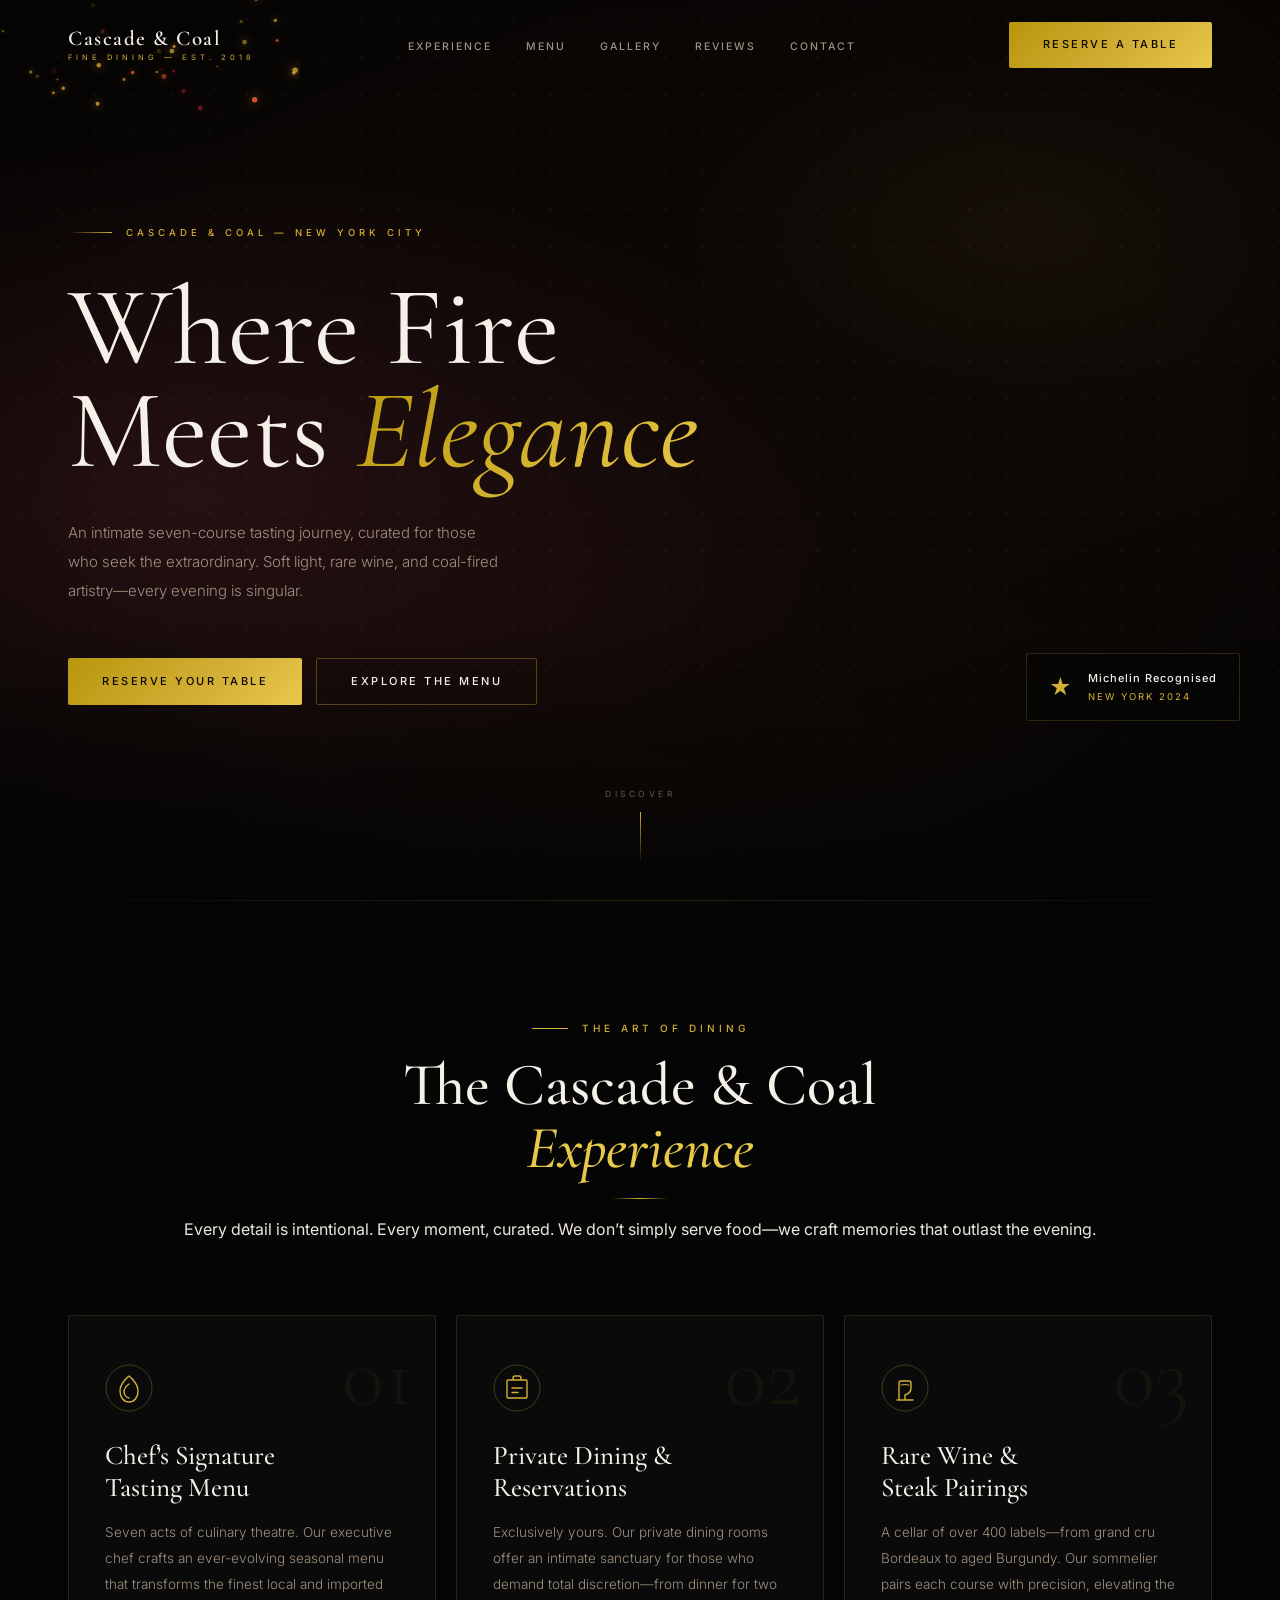
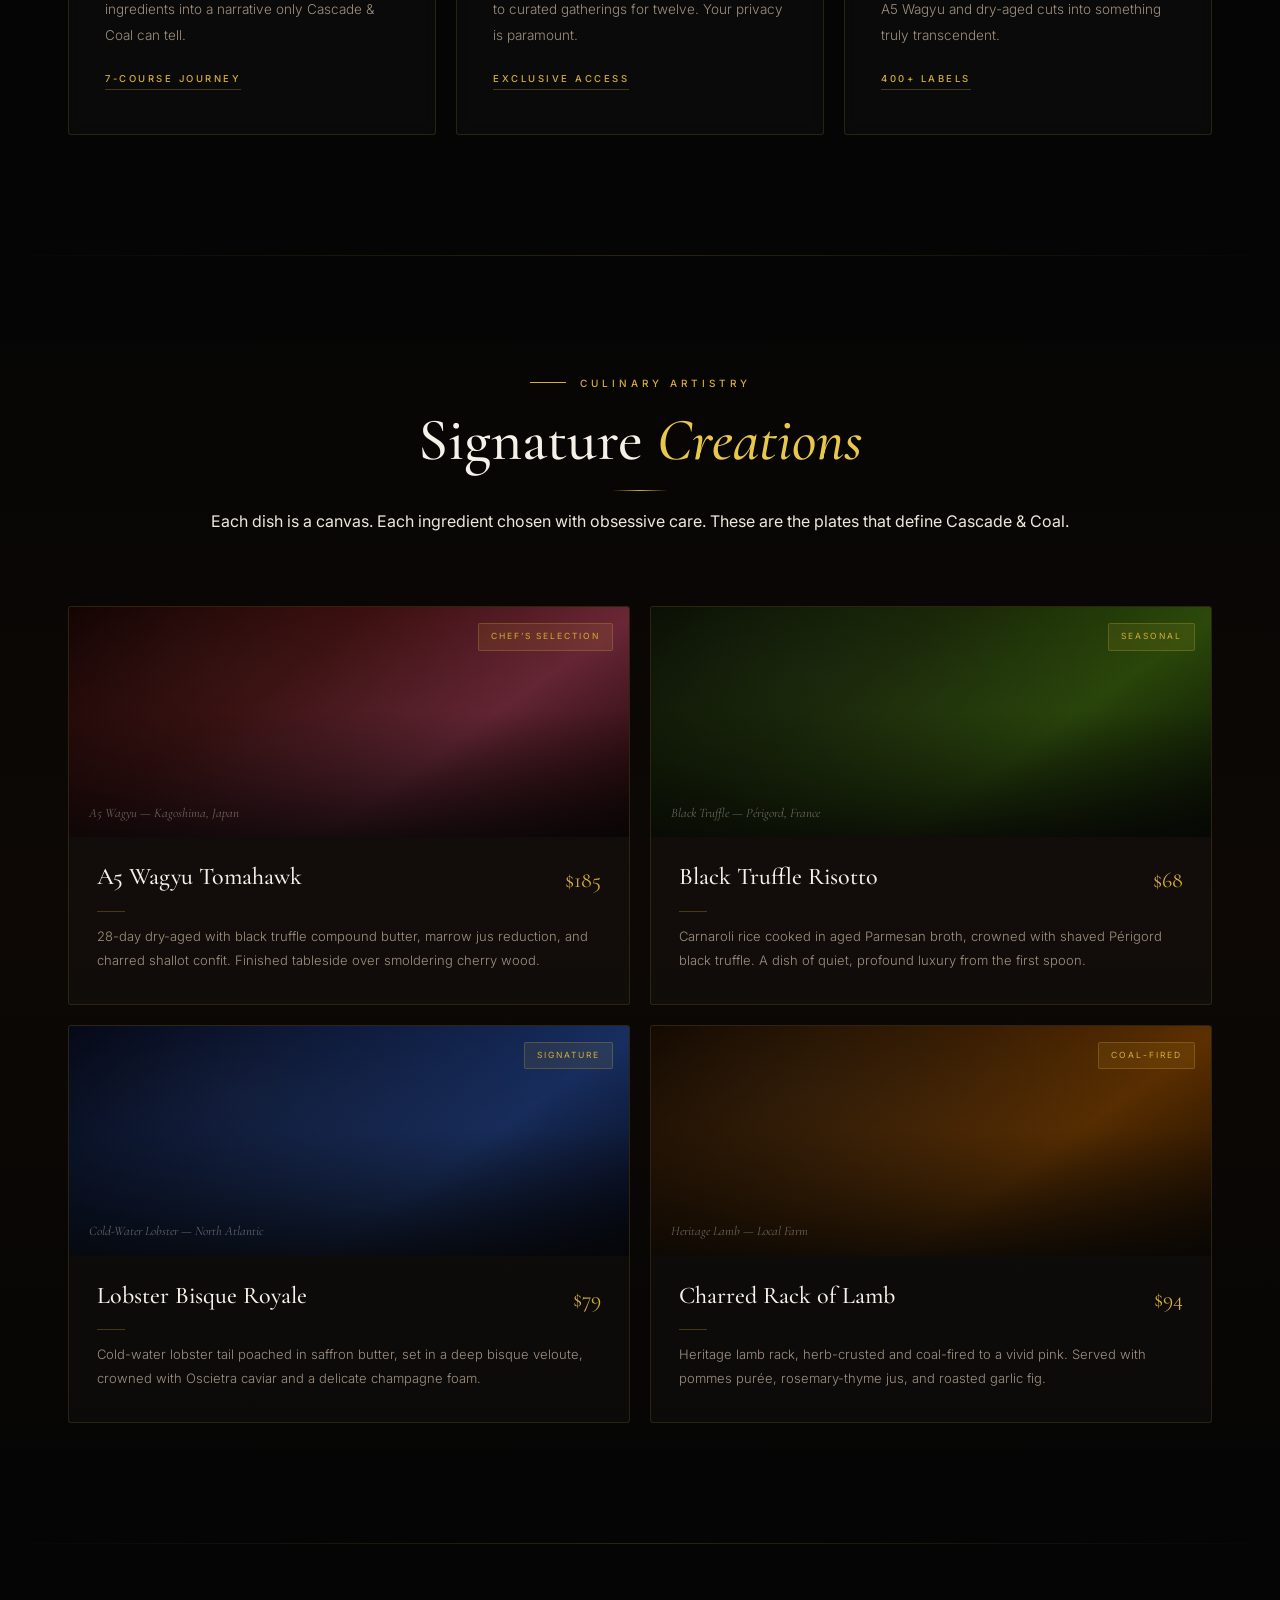
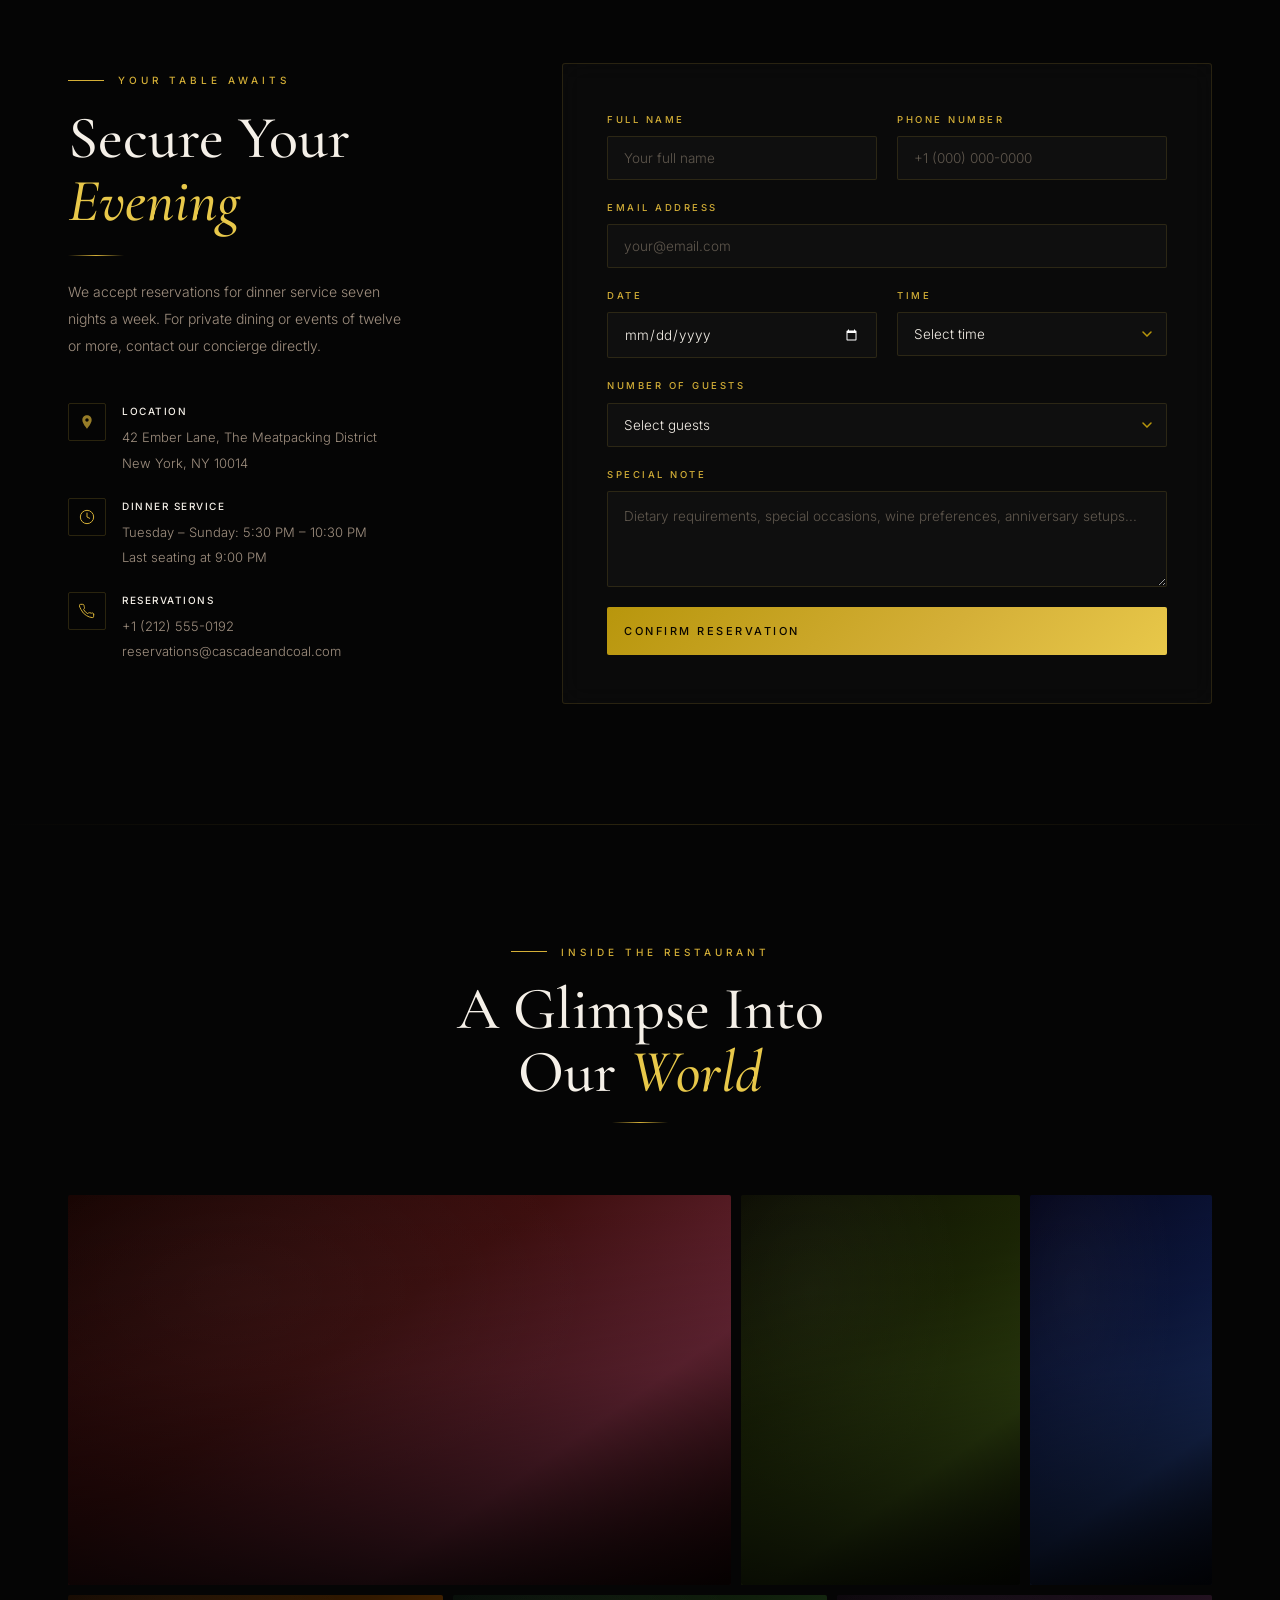
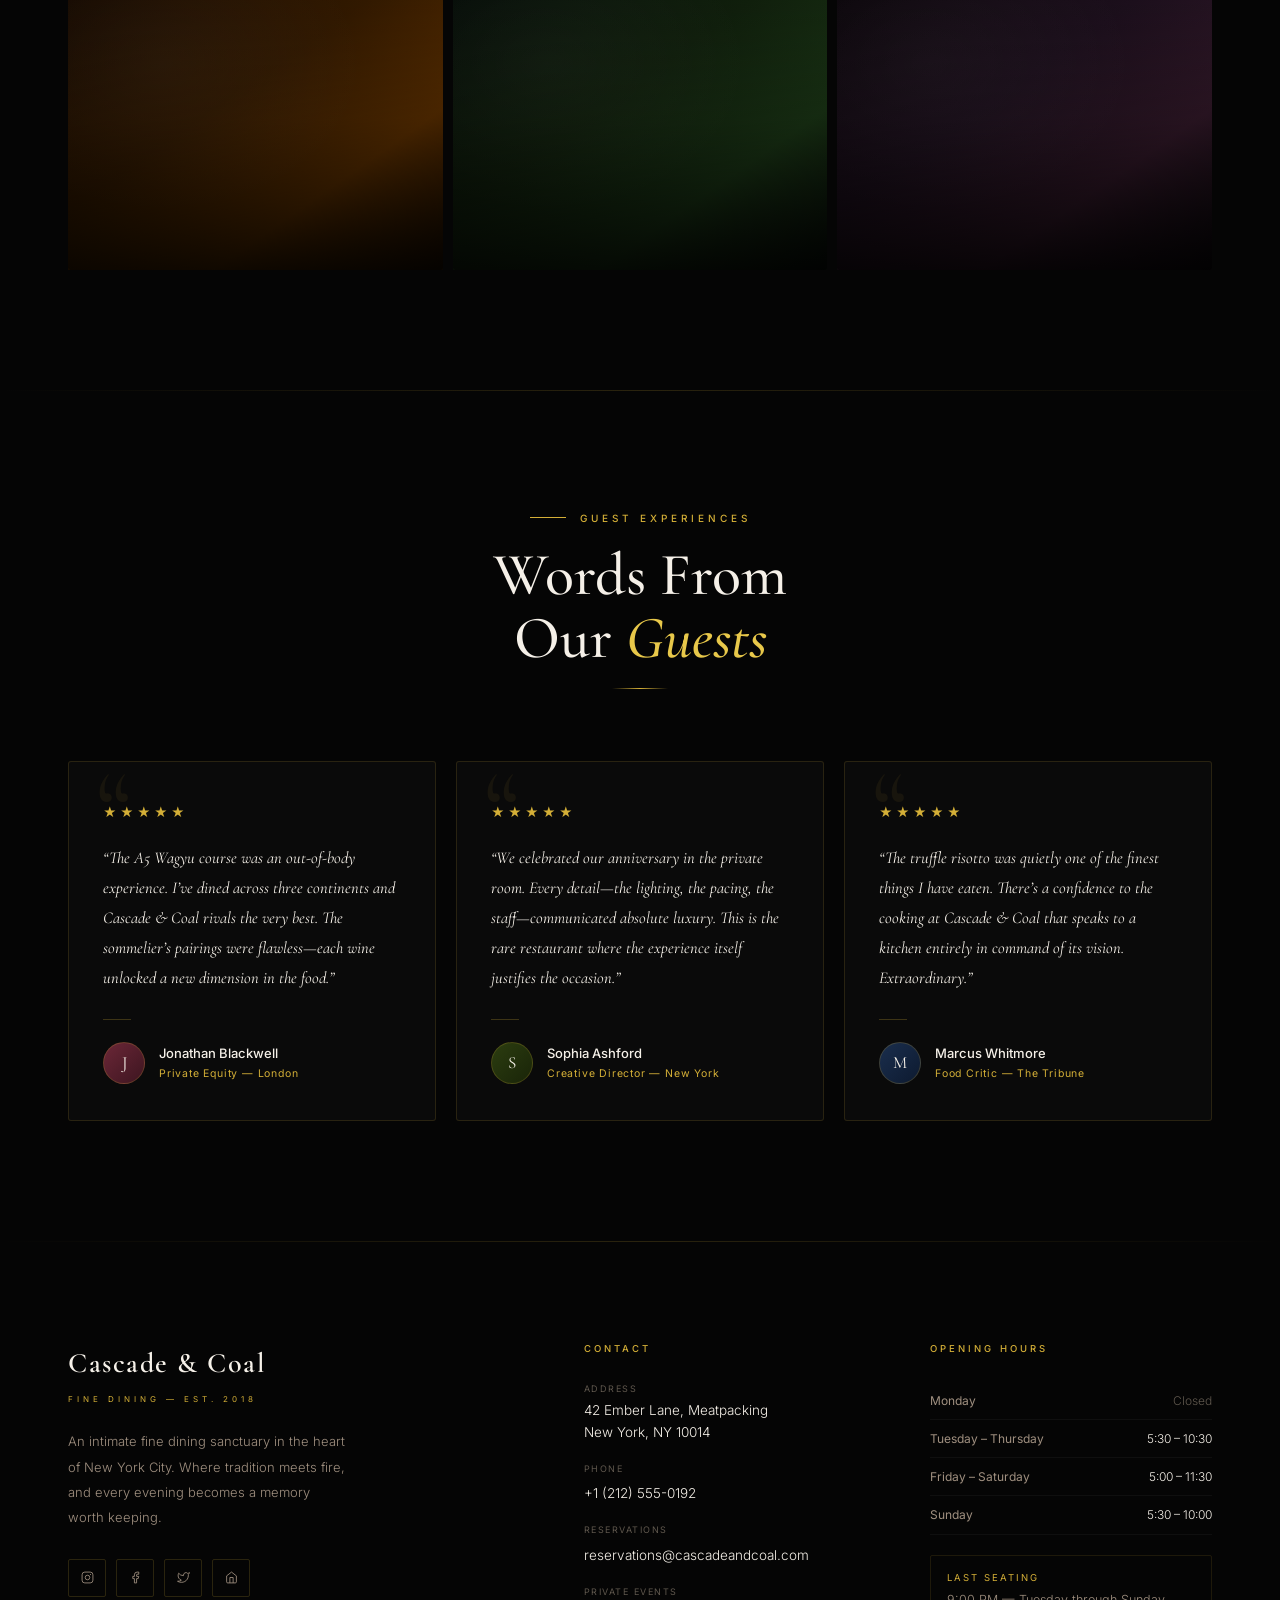
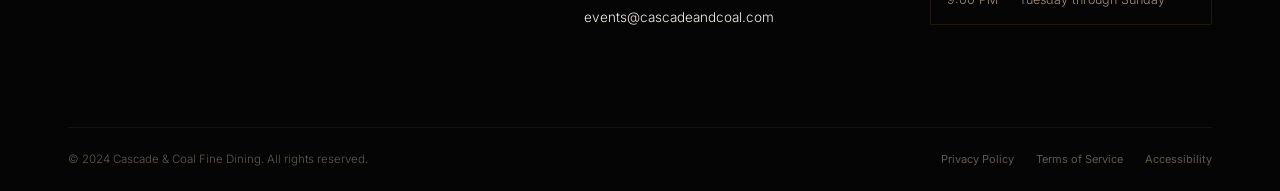
<file: index.html>
<!DOCTYPE html>
<html lang="en">
<head>
    <meta charset="UTF-8">
    <meta name="viewport" content="width=device-width, initial-scale=1.0">
    <title>Cascade & Coal — Fine Dining</title>
    <meta name="description" content="An intimate fine dining experience in the heart of New York City. Chef tasting menus, private reservations, and rare wine pairings.">
    <link rel="preconnect" href="https://fonts.googleapis.com">
    <link rel="preconnect" href="https://fonts.gstatic.com" crossorigin>
    <link href="https://fonts.googleapis.com/css2?family=Cormorant+Garamond:ital,wght@0,300;0,400;0,500;0,600;0,700;1,300;1,400;1,500&family=Playfair+Display:ital,wght@0,400;0,500;0,700;1,400&family=Inter:wght@300;400;500;600&display=swap" rel="stylesheet">

    <style>
        /* ============================================================
           CUSTOM PROPERTIES
        ============================================================ */
        :root {
            --black:          #050505;
            --dark-1:         #080604;
            --dark-2:         #0d0a07;
            --dark-3:         #141009;
            --charcoal:       #1c1610;
            --brown-deep:     #2a1a0a;
            --burgundy:       #6B2737;
            --burgundy-dim:   #3d1520;
            --gold:           #D4AF37;
            --gold-light:     #E8C84A;
            --gold-dim:       #B8960C;
            --gold-faint:     rgba(212,175,55,0.08);
            --cream:          #F5F0E8;
            --cream-muted:    #D9D0C0;
            --text-primary:   #EDE8DC;
            --text-secondary: #A09080;
            --text-muted:     #60584E;
            --glass-bg:       rgba(255,255,255,0.025);
            --glass-border:   rgba(212,175,55,0.15);
            --glass-hover:    rgba(212,175,55,0.38);
            --shadow-gold:    0 0 40px rgba(212,175,55,0.1);
            --shadow-deep:    0 24px 64px rgba(0,0,0,0.65);
            --section-pad:    120px;
        }

        /* ============================================================
           RESET & BASE
        ============================================================ */
        *, *::before, *::after { margin: 0; padding: 0; box-sizing: border-box; }

        html { scroll-behavior: smooth; font-size: 16px; }

        body {
            font-family: 'Inter', -apple-system, sans-serif;
            background: var(--black);
            color: var(--text-primary);
            line-height: 1.6;
            overflow-x: hidden;
        }

        img { display: block; max-width: 100%; }
        a { text-decoration: none; color: inherit; }
        button { cursor: pointer; border: none; background: none; font-family: inherit; }

        ::-webkit-scrollbar { width: 5px; }
        ::-webkit-scrollbar-track { background: var(--black); }
        ::-webkit-scrollbar-thumb { background: var(--gold-dim); border-radius: 3px; }

        /* ============================================================
           LAYOUT
        ============================================================ */
        .container {
            max-width: 1200px;
            margin: 0 auto;
            padding: 0 28px;
        }

        /* ============================================================
           TYPOGRAPHY UTILITIES
        ============================================================ */
        .eyebrow {
            display: inline-flex;
            align-items: center;
            gap: 14px;
            font-family: 'Inter', sans-serif;
            font-size: 10px;
            font-weight: 500;
            letter-spacing: 4px;
            text-transform: uppercase;
            color: var(--gold);
        }

        .eyebrow::before {
            content: '';
            display: block;
            width: 36px;
            height: 1px;
            background: var(--gold);
            flex-shrink: 0;
        }

        .section-title {
            font-family: 'Cormorant Garamond', Georgia, serif;
            font-size: clamp(38px, 5vw, 60px);
            font-weight: 500;
            color: var(--cream);
            line-height: 1.05;
        }

        .section-title em {
            font-style: italic;
            color: var(--gold-light);
        }

        .section-sub {
            font-size: 14px;
            font-weight: 300;
            color: var(--text-secondary);
            line-height: 1.95;
            max-width: 500px;
        }

        .gold-rule {
            width: 56px;
            height: 1px;
            background: linear-gradient(90deg, transparent, var(--gold), transparent);
        }

        .gold-rule.centered { margin: 0 auto; }

        .section-header {
            text-align: center;
            display: flex;
            flex-direction: column;
            align-items: center;
            gap: 18px;
            margin-bottom: 72px;
        }

        /* ============================================================
           BUTTONS
        ============================================================ */
        .btn {
            display: inline-flex;
            align-items: center;
            gap: 10px;
            padding: 14px 34px;
            font-family: 'Inter', sans-serif;
            font-size: 11px;
            font-weight: 500;
            letter-spacing: 2.5px;
            text-transform: uppercase;
            border-radius: 2px;
            transition: transform 0.3s ease, box-shadow 0.3s ease, background 0.3s ease, border-color 0.3s ease;
            position: relative;
            overflow: hidden;
            white-space: nowrap;
        }

        .btn::after {
            content: '';
            position: absolute;
            inset: 0;
            background: linear-gradient(135deg, rgba(255,255,255,0.12), transparent 60%);
            opacity: 0;
            transition: opacity 0.3s;
        }

        .btn:hover::after { opacity: 1; }

        .btn-gold {
            background: linear-gradient(135deg, var(--gold-dim) 0%, var(--gold) 60%, var(--gold-light) 100%);
            color: #0a0600;
        }

        .btn-gold:hover {
            transform: translateY(-2px);
            box-shadow: 0 8px 32px rgba(212,175,55,0.4);
        }

        .btn-outline {
            background: transparent;
            color: var(--cream);
            border: 1px solid rgba(212,175,55,0.35);
        }

        .btn-outline:hover {
            border-color: var(--gold);
            color: var(--gold);
            transform: translateY(-2px);
            box-shadow: 0 4px 20px rgba(212,175,55,0.12);
        }

        /* ============================================================
           NAVBAR
        ============================================================ */
        .navbar {
            position: fixed;
            top: 0; left: 0; right: 0;
            z-index: 1000;
            padding: 22px 0;
            transition: padding 0.4s ease, background 0.4s ease, border-color 0.4s ease;
            border-bottom: 1px solid transparent;
        }

        .navbar.scrolled {
            padding: 14px 0;
            background: rgba(5,5,5,0.94);
            backdrop-filter: blur(24px);
            -webkit-backdrop-filter: blur(24px);
            border-bottom-color: rgba(212,175,55,0.1);
        }

        .navbar-inner {
            display: flex;
            align-items: center;
            justify-content: space-between;
        }

        .logo {
            display: flex;
            flex-direction: column;
            line-height: 1;
        }

        .logo-name {
            font-family: 'Cormorant Garamond', serif;
            font-size: 21px;
            font-weight: 600;
            color: var(--cream);
            letter-spacing: 1.5px;
        }

        .logo-tag {
            font-family: 'Inter', sans-serif;
            font-size: 7.5px;
            letter-spacing: 4px;
            text-transform: uppercase;
            color: var(--gold);
            margin-top: 5px;
        }

        .nav-links {
            display: flex;
            align-items: center;
            gap: 34px;
            list-style: none;
        }

        .nav-links a {
            font-size: 10.5px;
            font-weight: 500;
            letter-spacing: 2px;
            text-transform: uppercase;
            color: var(--text-secondary);
            transition: color 0.3s;
            position: relative;
            padding-bottom: 2px;
        }

        .nav-links a::after {
            content: '';
            position: absolute;
            bottom: -2px; left: 0;
            width: 0; height: 1px;
            background: var(--gold);
            transition: width 0.3s;
        }

        .nav-links a:hover { color: var(--gold); }
        .nav-links a:hover::after { width: 100%; }

        .nav-right {
            display: flex;
            align-items: center;
            gap: 16px;
        }

        /* Hamburger */
        .hamburger {
            display: none;
            flex-direction: column;
            justify-content: center;
            gap: 5px;
            width: 32px;
            height: 32px;
            padding: 4px;
        }

        .hamburger span {
            display: block;
            width: 100%;
            height: 1px;
            background: var(--cream);
            transition: transform 0.35s ease, opacity 0.35s ease;
            transform-origin: center;
        }

        .hamburger.open span:nth-child(1) { transform: translateY(6px) rotate(45deg); }
        .hamburger.open span:nth-child(2) { opacity: 0; transform: scaleX(0); }
        .hamburger.open span:nth-child(3) { transform: translateY(-6px) rotate(-45deg); }

        /* Mobile Menu Drawer */
        .mobile-drawer {
            position: fixed;
            inset: 0;
            z-index: 999;
            background: rgba(5,5,5,0.97);
            backdrop-filter: blur(20px);
            display: flex;
            flex-direction: column;
            align-items: center;
            justify-content: center;
            gap: 32px;
            opacity: 0;
            pointer-events: none;
            transition: opacity 0.4s ease;
        }

        .mobile-drawer.open {
            opacity: 1;
            pointer-events: all;
        }

        .mobile-drawer a {
            font-family: 'Cormorant Garamond', serif;
            font-size: 38px;
            font-weight: 400;
            color: var(--cream);
            letter-spacing: 2px;
            transition: color 0.3s;
        }

        .mobile-drawer a:hover { color: var(--gold); }

        .mobile-drawer .drawer-rule {
            width: 1px;
            height: 40px;
            background: linear-gradient(to bottom, transparent, var(--gold), transparent);
        }

        /* ============================================================
           HERO
        ============================================================ */
        .hero {
            position: relative;
            min-height: 100vh;
            display: flex;
            align-items: center;
            overflow: hidden;
        }

        .hero-bg {
            position: absolute;
            inset: 0;
            background:
                radial-gradient(ellipse 80% 60% at 15% 55%, rgba(107,39,55,0.28) 0%, transparent 65%),
                radial-gradient(ellipse 50% 40% at 80% 25%, rgba(212,175,55,0.055) 0%, transparent 55%),
                radial-gradient(ellipse 60% 60% at 50% 90%, rgba(20,10,5,0.9) 0%, transparent 70%),
                linear-gradient(160deg, #08040210 0%, #0a0604 25%, #0d0805 60%, #050505 100%);
        }

        /* Dot grid */
        .hero-bg::before {
            content: '';
            position: absolute;
            inset: 0;
            background-image: radial-gradient(circle, rgba(212,175,55,0.07) 1px, transparent 1px);
            background-size: 38px 38px;
        }

        /* Bottom vignette */
        .hero-bg::after {
            content: '';
            position: absolute;
            bottom: 0; left: 0; right: 0;
            height: 280px;
            background: linear-gradient(to top, var(--black), transparent);
        }

        /* Ember canvas */
        #ember-canvas {
            position: absolute;
            inset: 0;
            z-index: 1;
            pointer-events: none;
        }

        /* Cinematic vignette overlay */
        .hero-vignette {
            position: absolute;
            inset: 0;
            z-index: 2;
            background: radial-gradient(ellipse 100% 100% at 50% 50%, transparent 40%, rgba(0,0,0,0.55) 100%);
            pointer-events: none;
        }

        .hero-content {
            position: relative;
            z-index: 3;
            padding-top: 110px;
            padding-bottom: 80px;
        }

        .hero-eyebrow {
            display: flex;
            align-items: center;
            gap: 14px;
            margin-bottom: 36px;
            opacity: 0;
            animation: fadeUp 0.9s cubic-bezier(0.22,1,0.36,1) 0.15s forwards;
        }

        .hero-eyebrow-line {
            width: 44px; height: 1px;
            background: linear-gradient(90deg, transparent, var(--gold));
        }

        .hero-eyebrow-text {
            font-size: 9.5px;
            font-weight: 500;
            letter-spacing: 4px;
            text-transform: uppercase;
            color: var(--gold);
        }

        .hero-title {
            font-family: 'Cormorant Garamond', serif;
            font-size: clamp(58px, 9.5vw, 112px);
            font-weight: 400;
            line-height: 0.92;
            color: var(--cream);
            max-width: 820px;
            margin-bottom: 36px;
            opacity: 0;
            animation: fadeUp 0.9s cubic-bezier(0.22,1,0.36,1) 0.32s forwards;
        }

        .hero-title em {
            font-style: italic;
            background: linear-gradient(135deg, var(--gold-dim), var(--gold-light));
            -webkit-background-clip: text;
            -webkit-text-fill-color: transparent;
            background-clip: text;
        }

        .hero-desc {
            font-size: 15px;
            font-weight: 300;
            color: var(--text-secondary);
            max-width: 440px;
            line-height: 1.95;
            margin-bottom: 52px;
            opacity: 0;
            animation: fadeUp 0.9s cubic-bezier(0.22,1,0.36,1) 0.5s forwards;
        }

        .hero-actions {
            display: flex;
            gap: 14px;
            flex-wrap: wrap;
            opacity: 0;
            animation: fadeUp 0.9s cubic-bezier(0.22,1,0.36,1) 0.68s forwards;
        }

        /* Award badge */
        .hero-badge {
            position: absolute;
            bottom: 64px;
            right: 0;
            display: flex;
            align-items: center;
            gap: 16px;
            border: 1px solid rgba(212,175,55,0.2);
            padding: 16px 22px;
            border-radius: 2px;
            background: rgba(5,5,5,0.6);
            backdrop-filter: blur(12px);
            opacity: 0;
            animation: fadeIn 1s ease 1.1s forwards;
            z-index: 3;
        }

        .hero-badge-star {
            font-size: 22px;
            color: var(--gold);
            line-height: 1;
        }

        .hero-badge-text {
            display: flex;
            flex-direction: column;
            gap: 2px;
        }

        .hero-badge-title {
            font-size: 11px;
            font-weight: 500;
            color: var(--cream);
            letter-spacing: 1px;
        }

        .hero-badge-sub {
            font-size: 9.5px;
            letter-spacing: 2px;
            text-transform: uppercase;
            color: var(--gold);
        }

        /* Scroll indicator */
        .scroll-hint {
            position: absolute;
            bottom: 36px;
            left: 50%;
            transform: translateX(-50%);
            z-index: 3;
            display: flex;
            flex-direction: column;
            align-items: center;
            gap: 10px;
            opacity: 0;
            animation: fadeIn 1s ease 1.4s forwards;
        }

        .scroll-hint-label {
            font-size: 8.5px;
            letter-spacing: 3.5px;
            text-transform: uppercase;
            color: var(--text-muted);
        }

        .scroll-hint-line {
            width: 1px;
            height: 52px;
            background: linear-gradient(to bottom, var(--gold), transparent);
            animation: pulse-line 2.2s ease-in-out infinite;
        }

        @keyframes pulse-line {
            0%, 100% { opacity: 0.25; transform: scaleY(0.8); }
            50%       { opacity: 1;    transform: scaleY(1); }
        }

        /* ============================================================
           EXPERIENCE
        ============================================================ */
        .experience {
            padding: var(--section-pad) 0;
            position: relative;
        }

        .experience::before {
            content: '';
            position: absolute;
            top: 0; left: 0; right: 0;
            height: 1px;
            background: linear-gradient(90deg, transparent, rgba(212,175,55,0.18), transparent);
        }

        .exp-grid {
            display: grid;
            grid-template-columns: repeat(3, 1fr);
            gap: 20px;
        }

        .exp-card {
            position: relative;
            background: var(--glass-bg);
            border: 1px solid var(--glass-border);
            border-radius: 3px;
            padding: 48px 36px 44px;
            overflow: hidden;
            transition: transform 0.4s cubic-bezier(0.22,1,0.36,1), border-color 0.4s, box-shadow 0.4s;
            backdrop-filter: blur(8px);
        }

        .exp-card::before {
            content: '';
            position: absolute;
            top: 0; left: 0; right: 0;
            height: 2px;
            background: linear-gradient(90deg, transparent, var(--gold), transparent);
            opacity: 0;
            transition: opacity 0.4s;
        }

        .exp-card::after {
            content: '';
            position: absolute;
            inset: 0;
            background: radial-gradient(ellipse 80% 50% at 50% -10%, rgba(212,175,55,0.06), transparent);
            opacity: 0;
            transition: opacity 0.4s;
        }

        .exp-card:hover {
            transform: translateY(-10px);
            border-color: var(--glass-hover);
            box-shadow: var(--shadow-gold), var(--shadow-deep);
        }

        .exp-card:hover::before,
        .exp-card:hover::after { opacity: 1; }

        .exp-num {
            position: absolute;
            top: 16px; right: 22px;
            font-family: 'Cormorant Garamond', serif;
            font-size: 88px;
            font-weight: 300;
            color: rgba(212,175,55,0.055);
            line-height: 1;
            pointer-events: none;
            user-select: none;
        }

        .exp-icon {
            width: 48px;
            height: 48px;
            margin-bottom: 28px;
            position: relative;
            z-index: 1;
        }

        .exp-title {
            font-family: 'Cormorant Garamond', serif;
            font-size: 27px;
            font-weight: 500;
            color: var(--cream);
            line-height: 1.2;
            margin-bottom: 16px;
            position: relative;
            z-index: 1;
        }

        .exp-desc {
            font-size: 13.5px;
            font-weight: 300;
            color: var(--text-secondary);
            line-height: 1.9;
            position: relative;
            z-index: 1;
        }

        .exp-tag {
            display: inline-block;
            margin-top: 22px;
            font-size: 9.5px;
            font-weight: 500;
            letter-spacing: 2.5px;
            text-transform: uppercase;
            color: var(--gold);
            border-bottom: 1px solid rgba(212,175,55,0.28);
            padding-bottom: 3px;
            position: relative;
            z-index: 1;
        }

        /* ============================================================
           MENU
        ============================================================ */
        .menu-section {
            padding: var(--section-pad) 0;
            background: linear-gradient(180deg, var(--black) 0%, #0d0805 50%, var(--black) 100%);
            position: relative;
        }

        .menu-section::before {
            content: '';
            position: absolute;
            top: 0; left: 0; right: 0;
            height: 1px;
            background: linear-gradient(90deg, transparent, rgba(212,175,55,0.18), transparent);
        }

        .menu-grid {
            display: grid;
            grid-template-columns: repeat(2, 1fr);
            gap: 20px;
        }

        .menu-card {
            border: 1px solid var(--glass-border);
            border-radius: 3px;
            overflow: hidden;
            transition: transform 0.4s cubic-bezier(0.22,1,0.36,1), border-color 0.4s, box-shadow 0.4s;
            background: var(--glass-bg);
        }

        .menu-card:hover {
            transform: translateY(-7px);
            border-color: rgba(212,175,55,0.32);
            box-shadow: 0 20px 52px rgba(0,0,0,0.55), 0 0 24px rgba(212,175,55,0.07);
        }

        .dish-visual {
            height: 230px;
            position: relative;
            overflow: hidden;
        }

        .dish-visual-1 { background: linear-gradient(145deg, #110200 0%, #3a0d0d 35%, #6B2737 65%, #1f0505 100%); }
        .dish-visual-2 { background: linear-gradient(145deg, #080e03 0%, #172605 35%, #2c4a0a 65%, #0a1403 100%); }
        .dish-visual-3 { background: linear-gradient(145deg, #030614 0%, #0c1a3d 35%, #182f62 65%, #06091a 100%); }
        .dish-visual-4 { background: linear-gradient(145deg, #120800 0%, #341a00 35%, #5e3000 65%, #1c0e00 100%); }

        .dish-visual::before {
            content: '';
            position: absolute;
            inset: 0;
            background: linear-gradient(to top, rgba(5,5,5,0.82) 0%, rgba(5,5,5,0.1) 55%, transparent 100%);
        }

        /* Subtle inner light */
        .dish-visual::after {
            content: '';
            position: absolute;
            inset: 0;
            background: radial-gradient(ellipse 60% 60% at 30% 30%, rgba(255,255,255,0.03), transparent);
        }

        .dish-badge {
            position: absolute;
            top: 16px; right: 16px;
            font-size: 8.5px;
            letter-spacing: 2px;
            text-transform: uppercase;
            color: var(--gold);
            background: rgba(212,175,55,0.1);
            border: 1px solid rgba(212,175,55,0.25);
            padding: 6px 12px;
            border-radius: 2px;
            backdrop-filter: blur(8px);
            z-index: 1;
        }

        .dish-origin {
            position: absolute;
            bottom: 14px; left: 20px;
            font-family: 'Cormorant Garamond', serif;
            font-size: 13px;
            font-style: italic;
            color: rgba(245,240,232,0.38);
            z-index: 1;
        }

        .menu-card-body {
            padding: 26px 28px 32px;
        }

        .menu-card-top {
            display: flex;
            justify-content: space-between;
            align-items: flex-start;
            margin-bottom: 10px;
        }

        .dish-name {
            font-family: 'Cormorant Garamond', serif;
            font-size: 24px;
            font-weight: 500;
            color: var(--cream);
            line-height: 1.15;
        }

        .dish-price {
            font-family: 'Cormorant Garamond', serif;
            font-size: 22px;
            color: var(--gold);
            margin-left: 16px;
            white-space: nowrap;
            flex-shrink: 0;
        }

        .dish-rule {
            width: 28px; height: 1px;
            background: rgba(212,175,55,0.28);
            margin: 12px 0;
        }

        .dish-desc {
            font-size: 13px;
            font-weight: 300;
            color: var(--text-secondary);
            line-height: 1.85;
        }

        /* ============================================================
           RESERVATION
        ============================================================ */
        .reservation {
            padding: var(--section-pad) 0;
            position: relative;
        }

        .reservation::before {
            content: '';
            position: absolute;
            top: 0; left: 0; right: 0;
            height: 1px;
            background: linear-gradient(90deg, transparent, rgba(212,175,55,0.18), transparent);
        }

        .res-inner {
            display: grid;
            grid-template-columns: 1fr 1.6fr;
            gap: 88px;
            align-items: start;
        }

        .res-info .section-title { margin-bottom: 20px; }

        .res-info .section-sub {
            margin-bottom: 44px;
            max-width: 340px;
        }

        .res-detail {
            display: flex;
            align-items: flex-start;
            gap: 16px;
            margin-bottom: 22px;
        }

        .res-detail-icon {
            width: 38px; height: 38px;
            border: 1px solid rgba(212,175,55,0.18);
            border-radius: 2px;
            display: flex;
            align-items: center;
            justify-content: center;
            flex-shrink: 0;
        }

        .res-detail-icon svg {
            width: 16px; height: 16px;
        }

        .res-detail-text strong {
            display: block;
            font-size: 10px;
            font-weight: 500;
            letter-spacing: 1.5px;
            text-transform: uppercase;
            color: var(--cream);
            margin-bottom: 5px;
        }

        .res-detail-text span {
            font-size: 13px;
            font-weight: 300;
            color: var(--text-secondary);
            line-height: 1.7;
        }

        /* Form */
        .res-form-wrap {
            background: var(--glass-bg);
            border: 1px solid var(--glass-border);
            border-radius: 3px;
            padding: 48px 44px;
            backdrop-filter: blur(12px);
        }

        .form-grid {
            display: grid;
            grid-template-columns: 1fr 1fr;
            gap: 20px;
        }

        .form-group {
            display: flex;
            flex-direction: column;
            gap: 9px;
        }

        .form-group.span-2 { grid-column: 1 / -1; }

        .form-label {
            font-size: 9.5px;
            font-weight: 500;
            letter-spacing: 2.5px;
            text-transform: uppercase;
            color: var(--gold);
        }

        .form-control {
            width: 100%;
            background: rgba(255,255,255,0.025);
            border: 1px solid rgba(212,175,55,0.14);
            border-radius: 2px;
            padding: 13px 16px;
            color: var(--cream);
            font-family: 'Inter', sans-serif;
            font-size: 13.5px;
            font-weight: 300;
            transition: border-color 0.3s, background 0.3s, box-shadow 0.3s;
            -webkit-appearance: none;
            appearance: none;
            color-scheme: dark;
        }

        .form-control::placeholder { color: var(--text-muted); }

        .form-control:focus {
            outline: none;
            border-color: rgba(212,175,55,0.45);
            background: rgba(255,255,255,0.04);
            box-shadow: 0 0 0 3px rgba(212,175,55,0.06);
        }

        .form-control.invalid {
            border-color: rgba(200,60,60,0.55) !important;
        }

        .form-select {
            background-image: url("data:image/svg+xml,%3Csvg xmlns='http://www.w3.org/2000/svg' width='10' height='6' viewBox='0 0 10 6'%3E%3Cpath d='M1 1l4 4 4-4' stroke='%23B8960C' stroke-width='1.5' fill='none' stroke-linecap='round'/%3E%3C/svg%3E");
            background-repeat: no-repeat;
            background-position: right 14px center;
            padding-right: 38px;
        }

        .form-select option { background: #1a1007; color: var(--cream); }

        textarea.form-control {
            min-height: 96px;
            resize: vertical;
            line-height: 1.7;
        }

        .form-error-msg {
            font-size: 10.5px;
            color: #cc5050;
            display: none;
            margin-top: -4px;
        }

        .form-error-msg.show { display: block; }

        .form-submit {
            width: 100%;
            padding: 17px;
        }

        /* ============================================================
           SUCCESS OVERLAY
        ============================================================ */
        .success-overlay {
            position: fixed;
            inset: 0;
            z-index: 3000;
            background: rgba(0,0,0,0.88);
            backdrop-filter: blur(16px);
            display: flex;
            align-items: center;
            justify-content: center;
            padding: 24px;
            opacity: 0;
            pointer-events: none;
            transition: opacity 0.4s;
        }

        .success-overlay.show {
            opacity: 1;
            pointer-events: all;
        }

        .success-box {
            background: linear-gradient(145deg, #0e0a06, #1c1208);
            border: 1px solid rgba(212,175,55,0.32);
            border-radius: 3px;
            padding: 60px 52px;
            max-width: 480px;
            width: 100%;
            text-align: center;
            transform: scale(0.88) translateY(20px);
            transition: transform 0.45s cubic-bezier(0.22,1,0.36,1);
        }

        .success-overlay.show .success-box {
            transform: scale(1) translateY(0);
        }

        .success-check {
            width: 58px; height: 58px;
            border: 1px solid rgba(212,175,55,0.35);
            border-radius: 50%;
            display: flex;
            align-items: center;
            justify-content: center;
            margin: 0 auto 24px;
        }

        .success-check svg {
            width: 22px; height: 22px;
            stroke: var(--gold);
            stroke-width: 1.5;
            fill: none;
        }

        .success-label {
            font-size: 9.5px;
            letter-spacing: 4px;
            text-transform: uppercase;
            color: var(--gold);
            margin-bottom: 10px;
        }

        .success-res {
            font-family: 'Cormorant Garamond', serif;
            font-size: 44px;
            font-weight: 400;
            color: var(--cream);
            letter-spacing: 5px;
            margin-bottom: 22px;
        }

        .success-text {
            font-size: 13.5px;
            font-weight: 300;
            color: var(--text-secondary);
            line-height: 1.85;
            margin-bottom: 36px;
        }

        /* ============================================================
           GALLERY
        ============================================================ */
        .gallery {
            padding: var(--section-pad) 0;
            background: linear-gradient(180deg, var(--black) 0%, #09070300 100%);
            position: relative;
        }

        .gallery::before {
            content: '';
            position: absolute;
            top: 0; left: 0; right: 0;
            height: 1px;
            background: linear-gradient(90deg, transparent, rgba(212,175,55,0.18), transparent);
        }

        .gallery-grid {
            display: grid;
            grid-template-columns: repeat(12, 1fr);
            gap: 10px;
        }

        .g-item { position: relative; overflow: hidden; border-radius: 2px; cursor: pointer; }
        .g-item:nth-child(1) { grid-column: 1 / 8;  height: 390px; }
        .g-item:nth-child(2) { grid-column: 8 / 11; height: 390px; }
        .g-item:nth-child(3) { grid-column: 11/ 13; height: 390px; }
        .g-item:nth-child(4) { grid-column: 1 / 5;  height: 275px; }
        .g-item:nth-child(5) { grid-column: 5 / 9;  height: 275px; }
        .g-item:nth-child(6) { grid-column: 9 / 13; height: 275px; }

        .gb-1 { background: linear-gradient(145deg, #150200, #3d0e0e 40%, #6B2737 70%, #1d0404); }
        .gb-2 { background: linear-gradient(145deg, #0b0c02, #1c2605 40%, #324510 70%, #0c1104); }
        .gb-3 { background: linear-gradient(145deg, #04051a, #0d1840 40%, #1a2e60 70%, #060a18); }
        .gb-4 { background: linear-gradient(145deg, #150900, #321900 40%, #5a2e00 70%, #1e0e00); }
        .gb-5 { background: linear-gradient(145deg, #050c07, #101f0c 40%, #1a3515 70%, #080e08); }
        .gb-6 { background: linear-gradient(145deg, #0a050a, #1c0f1c 40%, #311828 70%, #0c080c); }

        .g-item::before {
            content: '';
            position: absolute;
            inset: 0;
            background: linear-gradient(to top, rgba(0,0,0,0.82) 0%, rgba(0,0,0,0.22) 55%, transparent 100%);
            z-index: 1;
            transition: background 0.45s;
        }

        .g-item:hover::before {
            background: linear-gradient(to top, rgba(0,0,0,0.92) 0%, rgba(0,0,0,0.42) 65%, rgba(0,0,0,0.12) 100%);
        }

        /* Subtle internal gradient shimmer */
        .g-item::after {
            content: '';
            position: absolute;
            inset: 0;
            background: radial-gradient(ellipse 55% 55% at 25% 25%, rgba(255,255,255,0.035), transparent);
            pointer-events: none;
        }

        .g-overlay {
            position: absolute;
            inset: 0;
            z-index: 2;
            display: flex;
            flex-direction: column;
            justify-content: flex-end;
            padding: 22px 24px;
        }

        .g-label {
            font-size: 8.5px;
            letter-spacing: 3px;
            text-transform: uppercase;
            color: var(--gold);
            margin-bottom: 5px;
            opacity: 0;
            transform: translateY(8px);
            transition: opacity 0.4s, transform 0.4s;
        }

        .g-title {
            font-family: 'Cormorant Garamond', serif;
            font-size: 21px;
            color: var(--cream);
            opacity: 0;
            transform: translateY(8px);
            transition: opacity 0.4s 0.04s, transform 0.4s 0.04s;
        }

        .g-item:hover .g-label,
        .g-item:hover .g-title {
            opacity: 1;
            transform: translateY(0);
        }

        /* ============================================================
           REVIEWS
        ============================================================ */
        .reviews {
            padding: var(--section-pad) 0;
            position: relative;
        }

        .reviews::before {
            content: '';
            position: absolute;
            top: 0; left: 0; right: 0;
            height: 1px;
            background: linear-gradient(90deg, transparent, rgba(212,175,55,0.18), transparent);
        }

        .review-grid {
            display: grid;
            grid-template-columns: repeat(3, 1fr);
            gap: 20px;
        }

        .review-card {
            background: var(--glass-bg);
            border: 1px solid var(--glass-border);
            border-radius: 3px;
            padding: 40px 34px 36px;
            position: relative;
            transition: transform 0.4s cubic-bezier(0.22,1,0.36,1), border-color 0.4s, box-shadow 0.4s;
            overflow: hidden;
        }

        .review-card::before {
            content: '\201C';
            position: absolute;
            top: -8px; left: 26px;
            font-family: 'Cormorant Garamond', serif;
            font-size: 110px;
            color: rgba(212,175,55,0.07);
            line-height: 1;
            pointer-events: none;
            user-select: none;
        }

        .review-card:hover {
            transform: translateY(-7px);
            border-color: rgba(212,175,55,0.28);
            box-shadow: 0 20px 52px rgba(0,0,0,0.45), 0 0 18px rgba(212,175,55,0.06);
        }

        .review-stars {
            display: flex;
            gap: 3px;
            margin-bottom: 20px;
            position: relative;
            z-index: 1;
        }

        .star { color: var(--gold); font-size: 13px; }

        .review-text {
            font-family: 'Cormorant Garamond', serif;
            font-size: 16.5px;
            font-style: italic;
            color: var(--cream);
            line-height: 1.82;
            margin-bottom: 26px;
            position: relative;
            z-index: 1;
        }

        .review-rule { width: 28px; height: 1px; background: rgba(212,175,55,0.25); margin-bottom: 22px; }

        .reviewer {
            display: flex;
            align-items: center;
            gap: 14px;
        }

        .reviewer-avatar {
            width: 42px; height: 42px;
            border-radius: 50%;
            border: 1px solid rgba(212,175,55,0.22);
            display: flex;
            align-items: center;
            justify-content: center;
            font-family: 'Cormorant Garamond', serif;
            font-size: 17px;
            color: var(--cream);
            flex-shrink: 0;
        }

        .av-1 { background: linear-gradient(135deg, #6B2737, #3d1520); }
        .av-2 { background: linear-gradient(135deg, #2c3d10, #192408); }
        .av-3 { background: linear-gradient(135deg, #1a2e4d, #0d1a30); }

        .reviewer-name {
            font-size: 13px;
            font-weight: 500;
            color: var(--cream);
        }

        .reviewer-role {
            font-size: 10.5px;
            color: var(--gold);
            letter-spacing: 0.8px;
            margin-top: 2px;
        }

        /* ============================================================
           CONTACT & FOOTER
        ============================================================ */
        .footer {
            padding: 100px 0 0;
            position: relative;
        }

        .footer::before {
            content: '';
            position: absolute;
            top: 0; left: 0; right: 0;
            height: 1px;
            background: linear-gradient(90deg, transparent, rgba(212,175,55,0.18), transparent);
        }

        .footer-grid {
            display: grid;
            grid-template-columns: 1.6fr 1fr 1fr;
            gap: 64px;
            padding-bottom: 80px;
        }

        .footer-brand-name {
            font-family: 'Cormorant Garamond', serif;
            font-size: 28px;
            font-weight: 600;
            color: var(--cream);
            letter-spacing: 1.5px;
            display: block;
            margin-bottom: 7px;
        }

        .footer-brand-tag {
            display: block;
            font-size: 8px;
            letter-spacing: 4px;
            text-transform: uppercase;
            color: var(--gold);
            margin-bottom: 24px;
        }

        .footer-brand-desc {
            font-size: 13px;
            font-weight: 300;
            color: var(--text-secondary);
            line-height: 1.95;
            max-width: 280px;
            margin-bottom: 28px;
        }

        .social-row {
            display: flex;
            gap: 10px;
        }

        .social-btn {
            width: 38px; height: 38px;
            border: 1px solid rgba(212,175,55,0.18);
            border-radius: 2px;
            display: flex;
            align-items: center;
            justify-content: center;
            transition: border-color 0.3s, background 0.3s;
        }

        .social-btn svg {
            width: 13px; height: 13px;
            stroke: var(--text-secondary);
            fill: none;
            stroke-width: 1.6;
            transition: stroke 0.3s;
        }

        .social-btn:hover {
            border-color: var(--gold);
            background: rgba(212,175,55,0.06);
        }

        .social-btn:hover svg { stroke: var(--gold); }

        .footer-col-heading {
            font-size: 9.5px;
            font-weight: 500;
            letter-spacing: 3px;
            text-transform: uppercase;
            color: var(--gold);
            margin-bottom: 26px;
        }

        .footer-contact-item { margin-bottom: 18px; }

        .footer-contact-label {
            font-size: 9px;
            letter-spacing: 1.5px;
            text-transform: uppercase;
            color: var(--text-muted);
            margin-bottom: 4px;
        }

        .footer-contact-val {
            font-size: 13.5px;
            font-weight: 300;
            color: var(--cream);
            line-height: 1.6;
            transition: color 0.3s;
        }

        a.footer-contact-val:hover { color: var(--gold); }

        .hours-row {
            display: flex;
            justify-content: space-between;
            align-items: center;
            padding: 9px 0;
            border-bottom: 1px solid rgba(255,255,255,0.04);
        }

        .hours-day { font-size: 12px; color: var(--text-secondary); }

        .hours-time {
            font-size: 12px;
            font-weight: 300;
            color: var(--cream);
        }

        .hours-time.closed { color: var(--text-muted); }

        .footer-note {
            margin-top: 20px;
            padding: 14px 16px;
            border: 1px solid rgba(212,175,55,0.12);
            border-radius: 2px;
        }

        .footer-note-label { font-size: 9.5px; letter-spacing: 2px; text-transform: uppercase; color: var(--gold); margin-bottom: 5px; }
        .footer-note-val { font-size: 12.5px; font-weight: 300; color: var(--text-secondary); }

        .footer-bottom {
            border-top: 1px solid rgba(255,255,255,0.05);
            padding: 22px 0;
            display: flex;
            justify-content: space-between;
            align-items: center;
            flex-wrap: wrap;
            gap: 14px;
        }

        .footer-copy { font-size: 11.5px; font-weight: 300; color: var(--text-muted); }

        .footer-legal { display: flex; gap: 22px; }

        .footer-legal a {
            font-size: 11px;
            color: var(--text-muted);
            transition: color 0.3s;
        }

        .footer-legal a:hover { color: var(--gold); }

        /* ============================================================
           SCROLL REVEAL
        ============================================================ */
        .reveal {
            opacity: 0;
            transform: translateY(28px);
            transition: opacity 0.75s cubic-bezier(0.22,1,0.36,1), transform 0.75s cubic-bezier(0.22,1,0.36,1);
        }

        .reveal.in { opacity: 1; transform: translateY(0); }

        .reveal-d1 { transition-delay: 0.1s; }
        .reveal-d2 { transition-delay: 0.2s; }
        .reveal-d3 { transition-delay: 0.3s; }
        .reveal-d4 { transition-delay: 0.4s; }

        /* ============================================================
           KEYFRAMES
        ============================================================ */
        @keyframes fadeUp {
            from { opacity: 0; transform: translateY(28px); }
            to   { opacity: 1; transform: translateY(0); }
        }

        @keyframes fadeIn {
            from { opacity: 0; }
            to   { opacity: 1; }
        }

        /* ============================================================
           RESPONSIVE
        ============================================================ */
        @media (max-width: 1100px) {
            .exp-grid { grid-template-columns: 1fr; }
            .menu-grid { grid-template-columns: 1fr; }
            .review-grid { grid-template-columns: 1fr; }
            .res-inner { grid-template-columns: 1fr; gap: 52px; }
            .footer-grid { grid-template-columns: 1fr 1fr; }
            .footer-grid > *:first-child { grid-column: 1 / -1; }

            .gallery-grid { grid-template-columns: repeat(2, 1fr); }
            .g-item:nth-child(1) { grid-column: 1 / 2; height: 270px; }
            .g-item:nth-child(2) { grid-column: 2 / 3; height: 270px; }
            .g-item:nth-child(3) { grid-column: 1 / 2; height: 240px; }
            .g-item:nth-child(4) { grid-column: 2 / 3; height: 240px; }
            .g-item:nth-child(5) { grid-column: 1 / 2; height: 240px; }
            .g-item:nth-child(6) { grid-column: 2 / 3; height: 240px; }

            .hero-badge { display: none; }
        }

        @media (max-width: 768px) {
            :root { --section-pad: 80px; }

            .nav-links, .nav-right .btn-gold { display: none; }
            .hamburger { display: flex; }

            .hero-title { font-size: clamp(46px, 12vw, 68px); }

            .form-grid { grid-template-columns: 1fr; }
            .form-group.span-2 { grid-column: 1; }

            .res-form-wrap { padding: 28px 20px; }

            .gallery-grid { grid-template-columns: 1fr; }
            .g-item:nth-child(n) { grid-column: auto; height: 230px; }

            .footer-grid { grid-template-columns: 1fr; gap: 40px; }
            .footer-grid > *:first-child { grid-column: 1; }

            .footer-bottom { flex-direction: column; text-align: center; }

            .success-box { padding: 44px 24px; }
        }

        @media (max-width: 480px) {
            .hero-actions { flex-direction: column; }
            .hero-actions .btn { width: 100%; justify-content: center; }
            .container { padding: 0 18px; }
        }
    </style>
</head>
<body>

<!-- ================================================================
     NAVBAR
================================================================ -->
<nav class="navbar" id="navbar">
    <div class="container">
        <div class="navbar-inner">
            <a href="#" class="logo">
                <span class="logo-name">Cascade &amp; Coal</span>
                <span class="logo-tag">Fine Dining &mdash; Est. 2018</span>
            </a>

            <ul class="nav-links">
                <li><a href="#experience">Experience</a></li>
                <li><a href="#menu">Menu</a></li>
                <li><a href="#gallery">Gallery</a></li>
                <li><a href="#reviews">Reviews</a></li>
                <li><a href="#contact">Contact</a></li>
            </ul>

            <div class="nav-right">
                <a href="#reservation" class="btn btn-gold">Reserve a Table</a>
                <button class="hamburger" id="hamburger" aria-label="Open menu" aria-expanded="false">
                    <span></span><span></span><span></span>
                </button>
            </div>
        </div>
    </div>
</nav>

<!-- Mobile Drawer -->
<div class="mobile-drawer" id="mobileDrawer" role="dialog" aria-modal="true" aria-label="Navigation menu">
    <div class="drawer-rule"></div>
    <a href="#experience" class="drawer-link">Experience</a>
    <a href="#menu" class="drawer-link">Menu</a>
    <a href="#gallery" class="drawer-link">Gallery</a>
    <a href="#reviews" class="drawer-link">Reviews</a>
    <a href="#contact" class="drawer-link">Contact</a>
    <div class="drawer-rule"></div>
    <a href="#reservation" class="btn btn-gold drawer-link">Reserve a Table</a>
</div>

<!-- ================================================================
     HERO
================================================================ -->
<section class="hero" id="home">
    <div class="hero-bg"></div>
    <canvas id="ember-canvas"></canvas>
    <div class="hero-vignette"></div>

    <div class="container" style="width: 100%; position: relative; z-index: 3;">
        <div class="hero-content">
            <div class="hero-eyebrow">
                <div class="hero-eyebrow-line"></div>
                <span class="hero-eyebrow-text">Cascade &amp; Coal &mdash; New York City</span>
            </div>

            <h1 class="hero-title">
                Where Fire<br>Meets <em>Elegance</em>
            </h1>

            <p class="hero-desc">
                An intimate seven-course tasting journey, curated for those who seek the extraordinary. Soft light, rare wine, and coal-fired artistry&mdash;every evening is singular.
            </p>

            <div class="hero-actions">
                <a href="#reservation" class="btn btn-gold">Reserve Your Table</a>
                <a href="#menu" class="btn btn-outline">Explore the Menu</a>
            </div>
        </div>

        <div class="hero-badge">
            <div class="hero-badge-star">&#9733;</div>
            <div class="hero-badge-text">
                <span class="hero-badge-title">Michelin Recognised</span>
                <span class="hero-badge-sub">New York 2024</span>
            </div>
        </div>
    </div>

    <div class="scroll-hint">
        <span class="scroll-hint-label">Discover</span>
        <div class="scroll-hint-line"></div>
    </div>
</section>

<!-- ================================================================
     EXPERIENCE
================================================================ -->
<section class="experience" id="experience">
    <div class="container">
        <div class="section-header">
            <span class="eyebrow reveal">The Art of Dining</span>
            <h2 class="section-title reveal reveal-d1">The Cascade &amp; Coal<br><em>Experience</em></h2>
            <div class="gold-rule centered"></div>
            <p class="section-subtitle reveal reveal-d2" style="text-align:center; margin: 0 auto;">
                Every detail is intentional. Every moment, curated. We don&rsquo;t simply serve food&mdash;we craft memories that outlast the evening.
            </p>
        </div>

        <div class="exp-grid">
            <!-- Card 1 -->
            <div class="exp-card reveal">
                <span class="exp-num">01</span>
                <div class="exp-icon">
                    <svg viewBox="0 0 48 48" fill="none" xmlns="http://www.w3.org/2000/svg">
                        <circle cx="24" cy="24" r="23" stroke="rgba(212,175,55,0.28)" stroke-width="1"/>
                        <path d="M24 12 C24 12 15 19 15 27 C15 33.6 18.9 38 24 38 C29.1 38 33 33.6 33 27 C33 19 24 12 24 12Z"
                              stroke="#D4AF37" stroke-width="1.4" stroke-linejoin="round"/>
                        <path d="M24 20 C24 20 19 23.5 19 28 C19 30.8 21.2 33.5 24 34"
                              stroke="#D4AF37" stroke-width="1.4" stroke-linecap="round"/>
                    </svg>
                </div>
                <h3 class="exp-title">Chef&rsquo;s Signature<br>Tasting Menu</h3>
                <p class="exp-desc">Seven acts of culinary theatre. Our executive chef crafts an ever-evolving seasonal menu that transforms the finest local and imported ingredients into a narrative only Cascade &amp; Coal can tell.</p>
                <span class="exp-tag">7-Course Journey</span>
            </div>

            <!-- Card 2 -->
            <div class="exp-card reveal reveal-d1">
                <span class="exp-num">02</span>
                <div class="exp-icon">
                    <svg viewBox="0 0 48 48" fill="none" xmlns="http://www.w3.org/2000/svg">
                        <circle cx="24" cy="24" r="23" stroke="rgba(212,175,55,0.28)" stroke-width="1"/>
                        <rect x="14" y="16" width="20" height="18" rx="1" stroke="#D4AF37" stroke-width="1.4"/>
                        <path d="M20 16V14C20 13 20.9 12 22 12H26C27.1 12 28 13 28 14V16" stroke="#D4AF37" stroke-width="1.4"/>
                        <path d="M19 24H29M19 28.5H25" stroke="#D4AF37" stroke-width="1.4" stroke-linecap="round"/>
                    </svg>
                </div>
                <h3 class="exp-title">Private Dining &amp;<br>Reservations</h3>
                <p class="exp-desc">Exclusively yours. Our private dining rooms offer an intimate sanctuary for those who demand total discretion&mdash;from dinner for two to curated gatherings for twelve. Your privacy is paramount.</p>
                <span class="exp-tag">Exclusive Access</span>
            </div>

            <!-- Card 3 -->
            <div class="exp-card reveal reveal-d2">
                <span class="exp-num">03</span>
                <div class="exp-icon">
                    <svg viewBox="0 0 48 48" fill="none" xmlns="http://www.w3.org/2000/svg">
                        <circle cx="24" cy="24" r="23" stroke="rgba(212,175,55,0.28)" stroke-width="1"/>
                        <path d="M18 36L18 19Q18 17 20 17L28 17Q30 17 30 19L30 24Q30 29 24 31L24 36"
                              stroke="#D4AF37" stroke-width="1.4" stroke-linejoin="round"/>
                        <path d="M16 36H32" stroke="#D4AF37" stroke-width="1.4" stroke-linecap="round"/>
                        <path d="M20 21Q24 20 28 21" stroke="#D4AF37" stroke-width="1" stroke-linecap="round"/>
                    </svg>
                </div>
                <h3 class="exp-title">Rare Wine &amp;<br>Steak Pairings</h3>
                <p class="exp-desc">A cellar of over 400 labels&mdash;from grand cru Bordeaux to aged Burgundy. Our sommelier pairs each course with precision, elevating the A5 Wagyu and dry-aged cuts into something truly transcendent.</p>
                <span class="exp-tag">400+ Labels</span>
            </div>
        </div>
    </div>
</section>

<!-- ================================================================
     SIGNATURE MENU
================================================================ -->
<section class="menu-section" id="menu">
    <div class="container">
        <div class="section-header">
            <span class="eyebrow reveal">Culinary Artistry</span>
            <h2 class="section-title reveal reveal-d1">Signature <em>Creations</em></h2>
            <div class="gold-rule centered"></div>
            <p class="section-subtitle reveal reveal-d2" style="text-align:center; margin: 0 auto;">
                Each dish is a canvas. Each ingredient chosen with obsessive care. These are the plates that define Cascade &amp; Coal.
            </p>
        </div>

        <div class="menu-grid">
            <!-- Dish 1 -->
            <div class="menu-card reveal">
                <div class="dish-visual dish-visual-1">
                    <span class="dish-badge">Chef&rsquo;s Selection</span>
                    <span class="dish-origin">A5 Wagyu &mdash; Kagoshima, Japan</span>
                </div>
                <div class="menu-card-body">
                    <div class="menu-card-top">
                        <h3 class="dish-name">A5 Wagyu Tomahawk</h3>
                        <span class="dish-price">$185</span>
                    </div>
                    <div class="dish-rule"></div>
                    <p class="dish-desc">28-day dry-aged with black truffle compound butter, marrow jus reduction, and charred shallot confit. Finished tableside over smoldering cherry wood.</p>
                </div>
            </div>

            <!-- Dish 2 -->
            <div class="menu-card reveal reveal-d1">
                <div class="dish-visual dish-visual-2">
                    <span class="dish-badge">Seasonal</span>
                    <span class="dish-origin">Black Truffle &mdash; P&eacute;rigord, France</span>
                </div>
                <div class="menu-card-body">
                    <div class="menu-card-top">
                        <h3 class="dish-name">Black Truffle Risotto</h3>
                        <span class="dish-price">$68</span>
                    </div>
                    <div class="dish-rule"></div>
                    <p class="dish-desc">Carnaroli rice cooked in aged Parmesan broth, crowned with shaved P&eacute;rigord black truffle. A dish of quiet, profound luxury from the first spoon.</p>
                </div>
            </div>

            <!-- Dish 3 -->
            <div class="menu-card reveal reveal-d2">
                <div class="dish-visual dish-visual-3">
                    <span class="dish-badge">Signature</span>
                    <span class="dish-origin">Cold-Water Lobster &mdash; North Atlantic</span>
                </div>
                <div class="menu-card-body">
                    <div class="menu-card-top">
                        <h3 class="dish-name">Lobster Bisque Royale</h3>
                        <span class="dish-price">$79</span>
                    </div>
                    <div class="dish-rule"></div>
                    <p class="dish-desc">Cold-water lobster tail poached in saffron butter, set in a deep bisque veloute, crowned with Oscietra caviar and a delicate champagne foam.</p>
                </div>
            </div>

            <!-- Dish 4 -->
            <div class="menu-card reveal reveal-d3">
                <div class="dish-visual dish-visual-4">
                    <span class="dish-badge">Coal-Fired</span>
                    <span class="dish-origin">Heritage Lamb &mdash; Local Farm</span>
                </div>
                <div class="menu-card-body">
                    <div class="menu-card-top">
                        <h3 class="dish-name">Charred Rack of Lamb</h3>
                        <span class="dish-price">$94</span>
                    </div>
                    <div class="dish-rule"></div>
                    <p class="dish-desc">Heritage lamb rack, herb-crusted and coal-fired to a vivid pink. Served with pommes pur&eacute;e, rosemary-thyme jus, and roasted garlic fig.</p>
                </div>
            </div>
        </div>
    </div>
</section>

<!-- ================================================================
     RESERVATION
================================================================ -->
<section class="reservation" id="reservation">
    <div class="container">
        <div class="res-inner">

            <!-- Info column -->
            <div class="res-info">
                <span class="eyebrow reveal">Your Table Awaits</span>
                <h2 class="section-title reveal reveal-d1" style="margin-top:18px;">Secure Your<br><em>Evening</em></h2>
                <div class="gold-rule" style="margin: 22px 0;"></div>
                <p class="section-sub reveal reveal-d2">
                    We accept reservations for dinner service seven nights a week. For private dining or events of twelve or more, contact our concierge directly.
                </p>

                <div class="reveal reveal-d2">
                    <div class="res-detail">
                        <div class="res-detail-icon">
                            <svg viewBox="0 0 24 24" fill="none" xmlns="http://www.w3.org/2000/svg">
                                <path d="M12 2C8.13 2 5 5.13 5 9c0 5.25 7 13 7 13s7-7.75 7-13c0-3.87-3.13-7-7-7zm0 9.5c-1.38 0-2.5-1.12-2.5-2.5s1.12-2.5 2.5-2.5 2.5 1.12 2.5 2.5-1.12 2.5-2.5 2.5z"
                                      fill="#D4AF37" opacity="0.7"/>
                            </svg>
                        </div>
                        <div class="res-detail-text">
                            <strong>Location</strong>
                            <span>42 Ember Lane, The Meatpacking District<br>New York, NY 10014</span>
                        </div>
                    </div>

                    <div class="res-detail">
                        <div class="res-detail-icon">
                            <svg viewBox="0 0 24 24" fill="none" stroke="#D4AF37" stroke-width="1.5" xmlns="http://www.w3.org/2000/svg">
                                <circle cx="12" cy="12" r="10"/>
                                <path d="M12 6v6l4 2" stroke-linecap="round"/>
                            </svg>
                        </div>
                        <div class="res-detail-text">
                            <strong>Dinner Service</strong>
                            <span>Tuesday &ndash; Sunday: 5:30 PM &ndash; 10:30 PM<br>Last seating at 9:00 PM</span>
                        </div>
                    </div>

                    <div class="res-detail">
                        <div class="res-detail-icon">
                            <svg viewBox="0 0 24 24" fill="none" stroke="#D4AF37" stroke-width="1.5" xmlns="http://www.w3.org/2000/svg">
                                <path d="M22 16.92v3a2 2 0 01-2.18 2 19.79 19.79 0 01-8.63-3.07A19.5 19.5 0 013.07 9.81 19.79 19.79 0 01.56 4.18 2 2 0 012.53 2h3a2 2 0 012 1.72 12.84 12.84 0 00.7 2.81 2 2 0 01-.45 2.11L6.91 9.91a16 16 0 006.06 6.06l.92-.93a2 2 0 012.11-.45c.907.339 1.85.573 2.81.7A2 2 0 0122 16.92z" stroke-linecap="round" stroke-linejoin="round"/>
                            </svg>
                        </div>
                        <div class="res-detail-text">
                            <strong>Reservations</strong>
                            <span>+1 (212) 555-0192<br>reservations@cascadeandcoal.com</span>
                        </div>
                    </div>
                </div>
            </div>

            <!-- Form -->
            <div class="res-form-wrap reveal reveal-d1">
                <form id="resForm" novalidate>
                    <div class="form-grid">

                        <div class="form-group">
                            <label class="form-label" for="f-name">Full Name</label>
                            <input class="form-control" type="text" id="f-name" placeholder="Your full name" autocomplete="name">
                            <span class="form-error-msg" id="err-name">Please enter your name.</span>
                        </div>

                        <div class="form-group">
                            <label class="form-label" for="f-phone">Phone Number</label>
                            <input class="form-control" type="tel" id="f-phone" placeholder="+1 (000) 000-0000" autocomplete="tel">
                            <span class="form-error-msg" id="err-phone">Please enter your phone number.</span>
                        </div>

                        <div class="form-group span-2">
                            <label class="form-label" for="f-email">Email Address</label>
                            <input class="form-control" type="email" id="f-email" placeholder="your@email.com" autocomplete="email">
                            <span class="form-error-msg" id="err-email">Please enter a valid email address.</span>
                        </div>

                        <div class="form-group">
                            <label class="form-label" for="f-date">Date</label>
                            <input class="form-control" type="date" id="f-date">
                            <span class="form-error-msg" id="err-date">Please select a date.</span>
                        </div>

                        <div class="form-group">
                            <label class="form-label" for="f-time">Time</label>
                            <select class="form-control form-select" id="f-time">
                                <option value="">Select time</option>
                                <option>5:30 PM</option>
                                <option>6:00 PM</option>
                                <option>6:30 PM</option>
                                <option>7:00 PM</option>
                                <option>7:30 PM</option>
                                <option>8:00 PM</option>
                                <option>8:30 PM</option>
                                <option>9:00 PM</option>
                            </select>
                            <span class="form-error-msg" id="err-time">Please select a time.</span>
                        </div>

                        <div class="form-group span-2">
                            <label class="form-label" for="f-guests">Number of Guests</label>
                            <select class="form-control form-select" id="f-guests">
                                <option value="">Select guests</option>
                                <option>1 Guest</option>
                                <option>2 Guests</option>
                                <option>3 Guests</option>
                                <option>4 Guests</option>
                                <option>5 Guests</option>
                                <option>6 Guests</option>
                                <option>7&ndash;12 Guests (Private Dining)</option>
                            </select>
                            <span class="form-error-msg" id="err-guests">Please select the number of guests.</span>
                        </div>

                        <div class="form-group span-2">
                            <label class="form-label" for="f-note">Special Note</label>
                            <textarea class="form-control" id="f-note" placeholder="Dietary requirements, special occasions, wine preferences, anniversary setups..."></textarea>
                        </div>

                        <div class="form-group span-2">
                            <button type="submit" class="btn btn-gold form-submit">Confirm Reservation</button>
                        </div>

                    </div>
                </form>
            </div>

        </div>
    </div>
</section>

<!-- Success Overlay -->
<div class="success-overlay" id="successOverlay" role="dialog" aria-modal="true" aria-labelledby="successTitle">
    <div class="success-box">
        <div class="success-check">
            <svg viewBox="0 0 24 24">
                <polyline points="20 6 9 17 4 12" stroke-linecap="round" stroke-linejoin="round"/>
            </svg>
        </div>
        <p class="success-label">Reservation Confirmed</p>
        <div class="success-res" id="resCode">RES-0000</div>
        <p class="success-text" id="successTitle">
            Your table has been secured. A confirmation will be sent to your email. We look forward to welcoming you to Cascade &amp; Coal.
        </p>
        <button class="btn btn-gold" style="width:100%;" onclick="closeSuccess()">Close</button>
    </div>
</div>

<!-- ================================================================
     GALLERY
================================================================ -->
<section class="gallery" id="gallery">
    <div class="container">
        <div class="section-header">
            <span class="eyebrow reveal">Inside the Restaurant</span>
            <h2 class="section-title reveal reveal-d1">A Glimpse Into<br>Our <em>World</em></h2>
            <div class="gold-rule centered"></div>
        </div>

        <div class="gallery-grid">
            <div class="g-item gb-1 reveal">
                <div class="g-overlay">
                    <span class="g-label">Dining Room</span>
                    <span class="g-title">The Main Hall</span>
                </div>
            </div>
            <div class="g-item gb-2 reveal reveal-d1">
                <div class="g-overlay">
                    <span class="g-label">Culinary Arts</span>
                    <span class="g-title">The Open Kitchen</span>
                </div>
            </div>
            <div class="g-item gb-3 reveal reveal-d2">
                <div class="g-overlay">
                    <span class="g-label">Wine Cellar</span>
                    <span class="g-title">400+ Labels</span>
                </div>
            </div>
            <div class="g-item gb-4 reveal reveal-d1">
                <div class="g-overlay">
                    <span class="g-label">Signature Dishes</span>
                    <span class="g-title">Coal-Fired Craft</span>
                </div>
            </div>
            <div class="g-item gb-5 reveal reveal-d2">
                <div class="g-overlay">
                    <span class="g-label">Private Dining</span>
                    <span class="g-title">The Ember Room</span>
                </div>
            </div>
            <div class="g-item gb-6 reveal reveal-d3">
                <div class="g-overlay">
                    <span class="g-label">Atmosphere</span>
                    <span class="g-title">After Dark</span>
                </div>
            </div>
        </div>
    </div>
</section>

<!-- ================================================================
     REVIEWS
================================================================ -->
<section class="reviews" id="reviews">
    <div class="container">
        <div class="section-header">
            <span class="eyebrow reveal">Guest Experiences</span>
            <h2 class="section-title reveal reveal-d1">Words From<br>Our <em>Guests</em></h2>
            <div class="gold-rule centered"></div>
        </div>

        <div class="review-grid">
            <!-- Review 1 -->
            <div class="review-card reveal">
                <div class="review-stars">
                    <span class="star">&#9733;</span><span class="star">&#9733;</span>
                    <span class="star">&#9733;</span><span class="star">&#9733;</span>
                    <span class="star">&#9733;</span>
                </div>
                <p class="review-text">&ldquo;The A5 Wagyu course was an out-of-body experience. I&rsquo;ve dined across three continents and Cascade &amp; Coal rivals the very best. The sommelier&rsquo;s pairings were flawless&mdash;each wine unlocked a new dimension in the food.&rdquo;</p>
                <div class="review-rule"></div>
                <div class="reviewer">
                    <div class="reviewer-avatar av-1">J</div>
                    <div>
                        <div class="reviewer-name">Jonathan Blackwell</div>
                        <div class="reviewer-role">Private Equity &mdash; London</div>
                    </div>
                </div>
            </div>

            <!-- Review 2 -->
            <div class="review-card reveal reveal-d1">
                <div class="review-stars">
                    <span class="star">&#9733;</span><span class="star">&#9733;</span>
                    <span class="star">&#9733;</span><span class="star">&#9733;</span>
                    <span class="star">&#9733;</span>
                </div>
                <p class="review-text">&ldquo;We celebrated our anniversary in the private room. Every detail&mdash;the lighting, the pacing, the staff&mdash;communicated absolute luxury. This is the rare restaurant where the experience itself justifies the occasion.&rdquo;</p>
                <div class="review-rule"></div>
                <div class="reviewer">
                    <div class="reviewer-avatar av-2">S</div>
                    <div>
                        <div class="reviewer-name">Sophia Ashford</div>
                        <div class="reviewer-role">Creative Director &mdash; New York</div>
                    </div>
                </div>
            </div>

            <!-- Review 3 -->
            <div class="review-card reveal reveal-d2">
                <div class="review-stars">
                    <span class="star">&#9733;</span><span class="star">&#9733;</span>
                    <span class="star">&#9733;</span><span class="star">&#9733;</span>
                    <span class="star">&#9733;</span>
                </div>
                <p class="review-text">&ldquo;The truffle risotto was quietly one of the finest things I have eaten. There&rsquo;s a confidence to the cooking at Cascade &amp; Coal that speaks to a kitchen entirely in command of its vision. Extraordinary.&rdquo;</p>
                <div class="review-rule"></div>
                <div class="reviewer">
                    <div class="reviewer-avatar av-3">M</div>
                    <div>
                        <div class="reviewer-name">Marcus Whitmore</div>
                        <div class="reviewer-role">Food Critic &mdash; The Tribune</div>
                    </div>
                </div>
            </div>
        </div>
    </div>
</section>

<!-- ================================================================
     CONTACT & FOOTER
================================================================ -->
<footer class="footer" id="contact">
    <div class="container">
        <div class="footer-grid">

            <!-- Brand -->
            <div>
                <span class="footer-brand-name">Cascade &amp; Coal</span>
                <span class="footer-brand-tag">Fine Dining &mdash; Est. 2018</span>
                <p class="footer-brand-desc">An intimate fine dining sanctuary in the heart of New York City. Where tradition meets fire, and every evening becomes a memory worth keeping.</p>
                <div class="social-row">
                    <a href="#" class="social-btn" aria-label="Instagram">
                        <svg viewBox="0 0 24 24" xmlns="http://www.w3.org/2000/svg">
                            <rect x="2" y="2" width="20" height="20" rx="5" ry="5"/>
                            <circle cx="12" cy="12" r="4.2"/>
                            <circle cx="17.6" cy="6.4" r="1" fill="currentColor" stroke="none" style="fill:#A09080"/>
                        </svg>
                    </a>
                    <a href="#" class="social-btn" aria-label="Facebook">
                        <svg viewBox="0 0 24 24" xmlns="http://www.w3.org/2000/svg">
                            <path d="M18 2h-3a5 5 0 00-5 5v3H7v4h3v8h4v-8h3l1-4h-4V7a1 1 0 011-1h3z"/>
                        </svg>
                    </a>
                    <a href="#" class="social-btn" aria-label="X / Twitter">
                        <svg viewBox="0 0 24 24" xmlns="http://www.w3.org/2000/svg">
                            <path d="M23 3a10.9 10.9 0 01-3.14 1.53 4.48 4.48 0 00-7.86 3v1A10.66 10.66 0 013 4s-4 9 5 13a11.64 11.64 0 01-7 2c9 5 20 0 20-11.5a4.5 4.5 0 00-.08-.83A7.72 7.72 0 0023 3z"/>
                        </svg>
                    </a>
                    <a href="#" class="social-btn" aria-label="OpenTable">
                        <svg viewBox="0 0 24 24" xmlns="http://www.w3.org/2000/svg">
                            <path d="M3 9l9-7 9 7v11a2 2 0 01-2 2H5a2 2 0 01-2-2z"/>
                            <polyline points="9 22 9 12 15 12 15 22"/>
                        </svg>
                    </a>
                </div>
            </div>

            <!-- Contact -->
            <div>
                <h4 class="footer-col-heading">Contact</h4>
                <div class="footer-contact-item">
                    <p class="footer-contact-label">Address</p>
                    <p class="footer-contact-val">42 Ember Lane, Meatpacking<br>New York, NY 10014</p>
                </div>
                <div class="footer-contact-item">
                    <p class="footer-contact-label">Phone</p>
                    <a href="tel:+12125550192" class="footer-contact-val">+1 (212) 555-0192</a>
                </div>
                <div class="footer-contact-item">
                    <p class="footer-contact-label">Reservations</p>
                    <a href="mailto:reservations@cascadeandcoal.com" class="footer-contact-val">reservations@cascadeandcoal.com</a>
                </div>
                <div class="footer-contact-item">
                    <p class="footer-contact-label">Private Events</p>
                    <a href="mailto:events@cascadeandcoal.com" class="footer-contact-val">events@cascadeandcoal.com</a>
                </div>
            </div>

            <!-- Hours -->
            <div>
                <h4 class="footer-col-heading">Opening Hours</h4>
                <div class="hours-row">
                    <span class="hours-day">Monday</span>
                    <span class="hours-time closed">Closed</span>
                </div>
                <div class="hours-row">
                    <span class="hours-day">Tuesday &ndash; Thursday</span>
                    <span class="hours-time">5:30 &ndash; 10:30</span>
                </div>
                <div class="hours-row">
                    <span class="hours-day">Friday &ndash; Saturday</span>
                    <span class="hours-time">5:00 &ndash; 11:30</span>
                </div>
                <div class="hours-row">
                    <span class="hours-day">Sunday</span>
                    <span class="hours-time">5:30 &ndash; 10:00</span>
                </div>
                <div class="footer-note">
                    <p class="footer-note-label">Last Seating</p>
                    <p class="footer-note-val">9:00 PM &mdash; Tuesday through Sunday</p>
                </div>
            </div>

        </div>

        <div class="footer-bottom">
            <p class="footer-copy">&copy; 2024 Cascade &amp; Coal Fine Dining. All rights reserved.</p>
            <nav class="footer-legal" aria-label="Legal links">
                <a href="#">Privacy Policy</a>
                <a href="#">Terms of Service</a>
                <a href="#">Accessibility</a>
            </nav>
        </div>
    </div>
</footer>

<!-- ================================================================
     JAVASCRIPT
================================================================ -->
<script>
(function () {
    'use strict';

    /* ------------------------------------------------------------------
       Navbar scroll
    ------------------------------------------------------------------ */
    const navbar = document.getElementById('navbar');
    window.addEventListener('scroll', () => {
        navbar.classList.toggle('scrolled', window.scrollY > 55);
    }, { passive: true });

    /* ------------------------------------------------------------------
       Mobile drawer
    ------------------------------------------------------------------ */
    const hamburger    = document.getElementById('hamburger');
    const mobileDrawer = document.getElementById('mobileDrawer');

    function openDrawer() {
        hamburger.classList.add('open');
        mobileDrawer.classList.add('open');
        hamburger.setAttribute('aria-expanded', 'true');
        document.body.style.overflow = 'hidden';
    }

    function closeDrawer() {
        hamburger.classList.remove('open');
        mobileDrawer.classList.remove('open');
        hamburger.setAttribute('aria-expanded', 'false');
        document.body.style.overflow = '';
    }

    hamburger.addEventListener('click', () => {
        mobileDrawer.classList.contains('open') ? closeDrawer() : openDrawer();
    });

    document.querySelectorAll('.drawer-link').forEach(link => {
        link.addEventListener('click', closeDrawer);
    });

    /* ------------------------------------------------------------------
       Ember canvas particles
    ------------------------------------------------------------------ */
    (function initEmbers() {
        const canvas = document.getElementById('ember-canvas');
        const ctx    = canvas.getContext('2d');

        let W, H;
        const COLORS = ['#D4AF37', '#B8960C', '#FF6830', '#FFB040', '#8B1A2F', '#E8C84A'];
        const particles = [];

        function resize() {
            W = canvas.width  = canvas.offsetWidth;
            H = canvas.height = canvas.offsetHeight;
        }

        window.addEventListener('resize', resize, { passive: true });
        resize();

        class Ember {
            constructor() { this.reset(); }
            reset() {
                this.x    = Math.random() * W;
                this.y    = H * (0.5 + Math.random() * 0.5);
                this.r    = Math.random() * 2.2 + 0.6;
                this.vx   = (Math.random() - 0.5) * 0.5;
                this.vy   = -(Math.random() * 1.1 + 0.4);
                this.life = 0;
                this.maxLife = 120 + Math.random() * 180;
                this.color = COLORS[Math.floor(Math.random() * COLORS.length)];
            }
            update() {
                this.x += this.vx + Math.sin(this.life * 0.04) * 0.35;
                this.y += this.vy;
                this.life++;
                if (this.life > this.maxLife || this.y < -10) this.reset();
            }
            draw() {
                const prog = this.life / this.maxLife;
                const alpha = prog < 0.12 ? prog / 0.12 : (prog > 0.75 ? 1 - (prog - 0.75) / 0.25 : 1);
                ctx.save();
                ctx.globalAlpha = alpha * 0.85;
                ctx.fillStyle   = this.color;
                ctx.shadowBlur  = this.r * 4;
                ctx.shadowColor = this.color;
                ctx.beginPath();
                ctx.arc(this.x, this.y, this.r, 0, Math.PI * 2);
                ctx.fill();
                ctx.restore();
            }
        }

        for (let i = 0; i < 38; i++) {
            const e = new Ember();
            e.life = Math.random() * e.maxLife;
            particles.push(e);
        }

        function tick() {
            ctx.clearRect(0, 0, W, H);
            particles.forEach(p => { p.update(); p.draw(); });
            requestAnimationFrame(tick);
        }
        tick();
    })();

    /* ------------------------------------------------------------------
       Scroll reveal (IntersectionObserver)
    ------------------------------------------------------------------ */
    const revealObs = new IntersectionObserver((entries) => {
        entries.forEach(e => {
            if (e.isIntersecting) {
                e.target.classList.add('in');
                revealObs.unobserve(e.target);
            }
        });
    }, { threshold: 0.1, rootMargin: '0px 0px -48px 0px' });

    document.querySelectorAll('.reveal').forEach(el => revealObs.observe(el));

    /* ------------------------------------------------------------------
       Reservation form validation & submission
    ------------------------------------------------------------------ */
    const form = document.getElementById('resForm');

    // Set today as minimum date using local time components (not UTC) so users
    // in negative UTC offsets don't get bumped to tomorrow during evening hours.
    const dateEl = document.getElementById('f-date');
    (function () {
        const now = new Date();
        const yyyy = now.getFullYear();
        const mm   = String(now.getMonth() + 1).padStart(2, '0');
        const dd   = String(now.getDate()).padStart(2, '0');
        dateEl.min = `${yyyy}-${mm}-${dd}`;
    })();

    // Clear error on interaction
    ['f-name','f-phone','f-email','f-date','f-time','f-guests'].forEach(id => {
        const el  = document.getElementById(id);
        const key = id.replace('f-', '');
        el.addEventListener('input', () => clearErr(el, 'err-' + key));
        el.addEventListener('change', () => clearErr(el, 'err-' + key));
    });

    function clearErr(el, errId) {
        el.classList.remove('invalid');
        const e = document.getElementById(errId);
        if (e) e.classList.remove('show');
    }

    function showErr(el, errId) {
        el.classList.add('invalid');
        const e = document.getElementById(errId);
        if (e) e.classList.add('show');
    }

    function validate(id, errId, fn) {
        const el = document.getElementById(id);
        const ok = fn(el.value.trim());
        ok ? clearErr(el, errId) : showErr(el, errId);
        return ok;
    }

    const emailRx = /^[^\s@]+@[^\s@]+\.[^\s@]+$/;

    form.addEventListener('submit', (e) => {
        e.preventDefault();
        const ok = [
            validate('f-name',   'err-name',   v => v.length >= 2),
            validate('f-phone',  'err-phone',  v => v.length >= 6),
            validate('f-email',  'err-email',  v => emailRx.test(v)),
            validate('f-date',   'err-date',   v => v !== ''),
            validate('f-time',   'err-time',   v => v !== ''),
            validate('f-guests', 'err-guests', v => v !== ''),
        ].every(Boolean);

        if (ok) {
            const code = 'RES-' + (1000 + Math.floor(Math.random() * 9000));
            document.getElementById('resCode').textContent = code;
            document.getElementById('successOverlay').classList.add('show');
            document.body.style.overflow = 'hidden';
            form.reset();
        }
    });

    /* ------------------------------------------------------------------
       Success modal
    ------------------------------------------------------------------ */
    window.closeSuccess = function () {
        document.getElementById('successOverlay').classList.remove('show');
        document.body.style.overflow = '';
    };

    document.getElementById('successOverlay').addEventListener('click', (e) => {
        if (e.target === e.currentTarget) window.closeSuccess();
    });

    document.addEventListener('keydown', (e) => {
        if (e.key === 'Escape') window.closeSuccess();
    });

})();
</script>
</body>
</html>
</file>
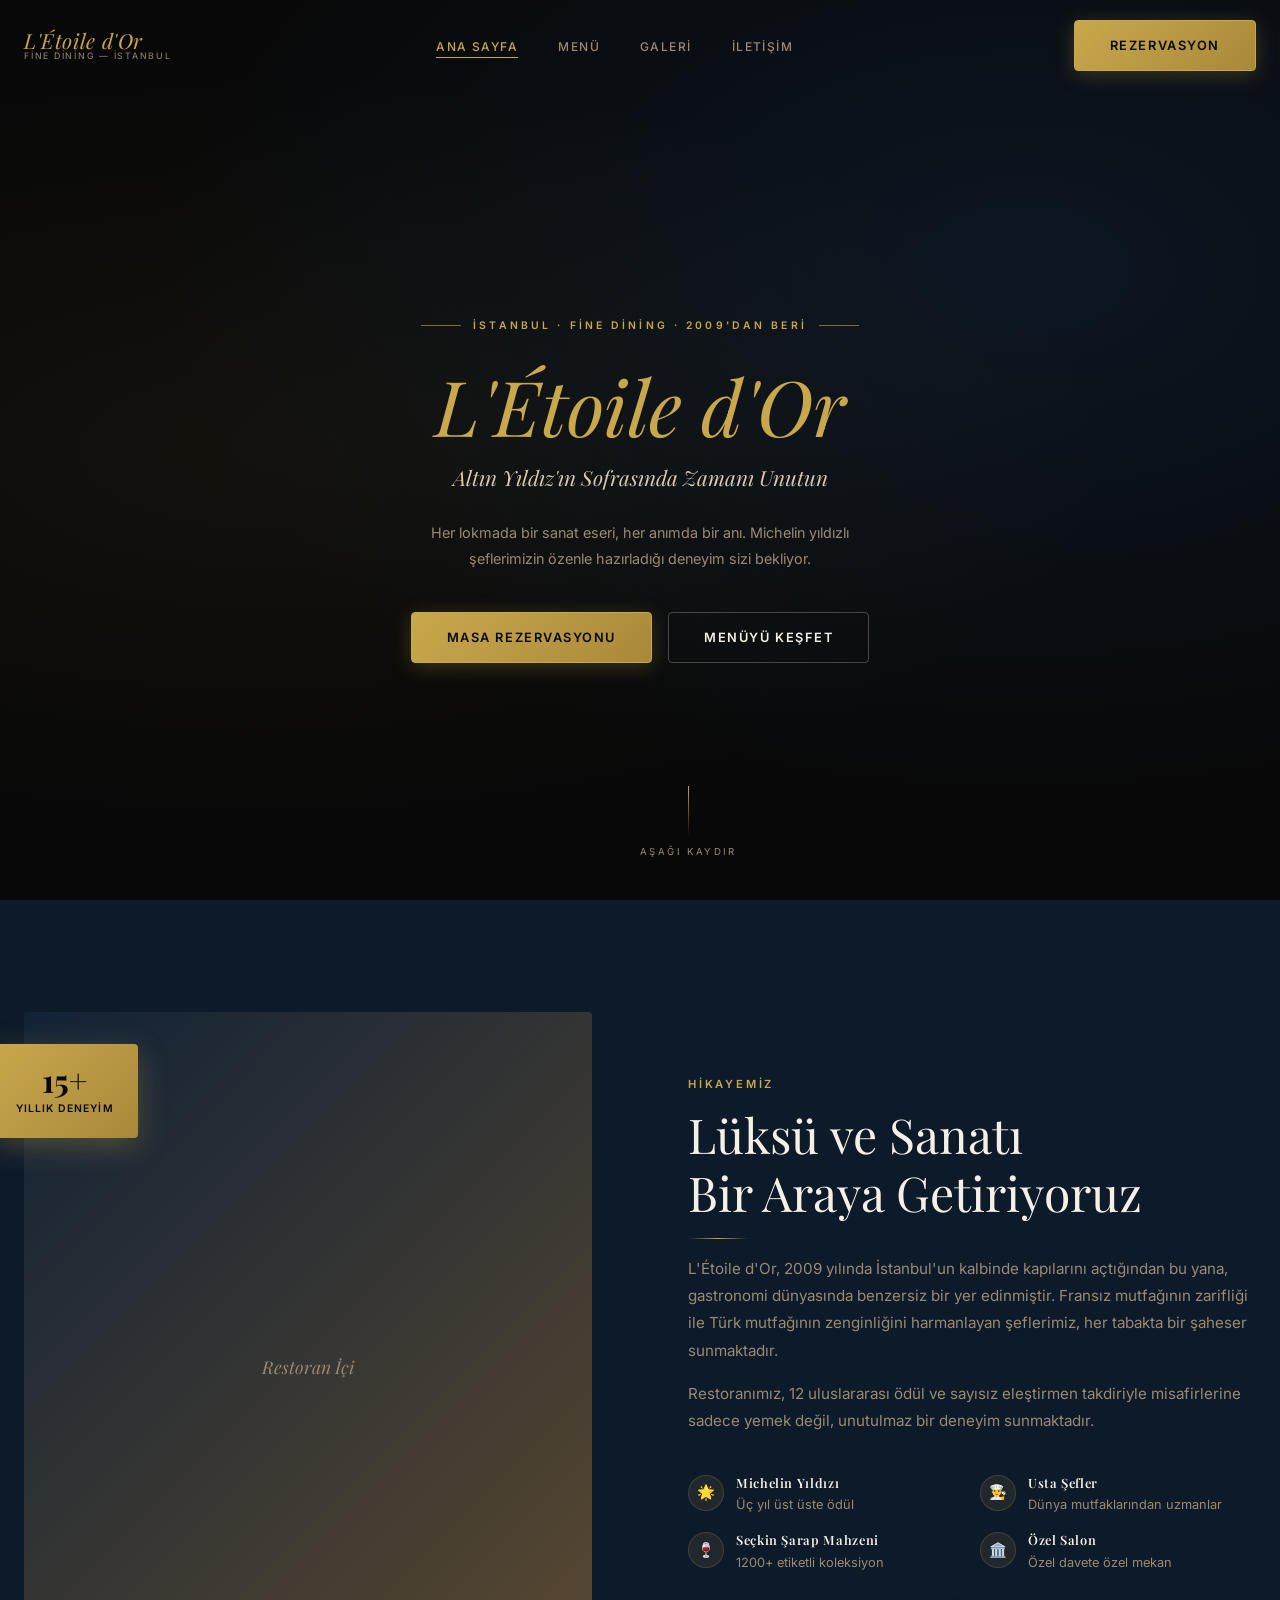
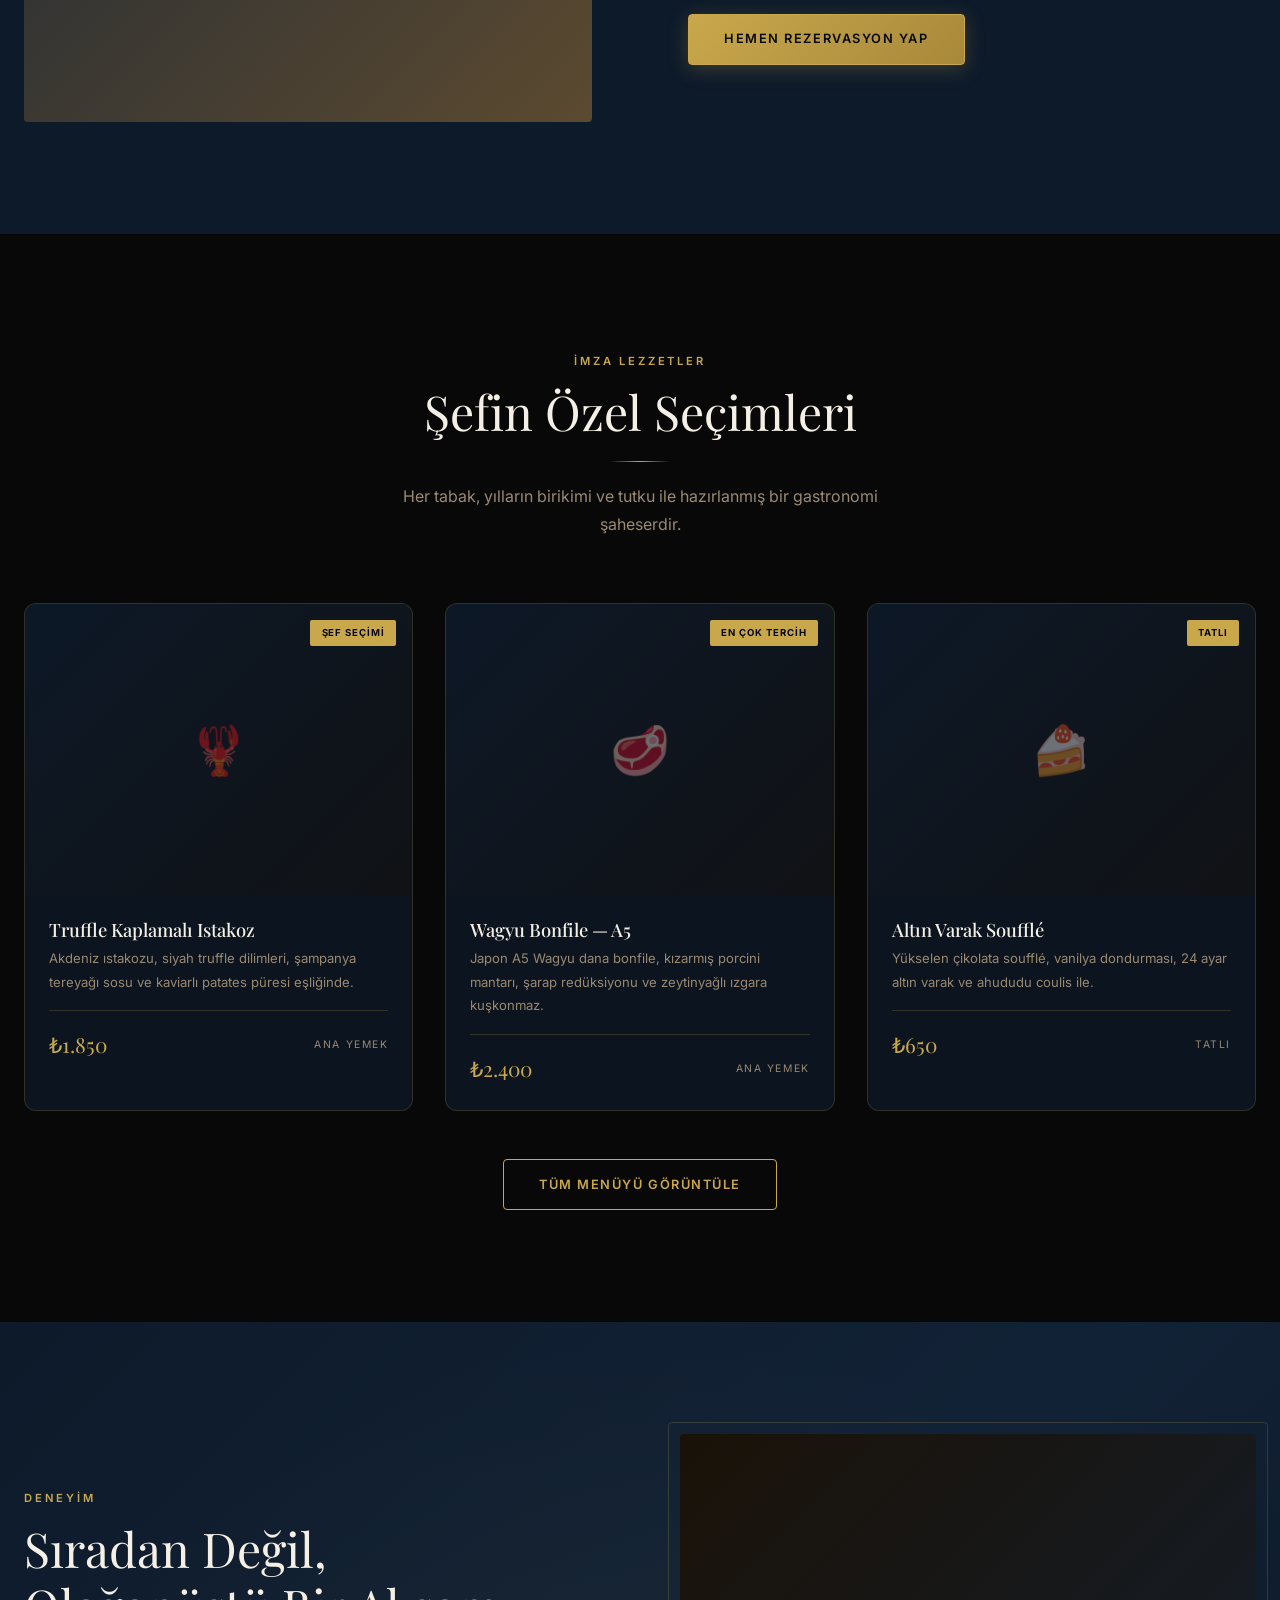
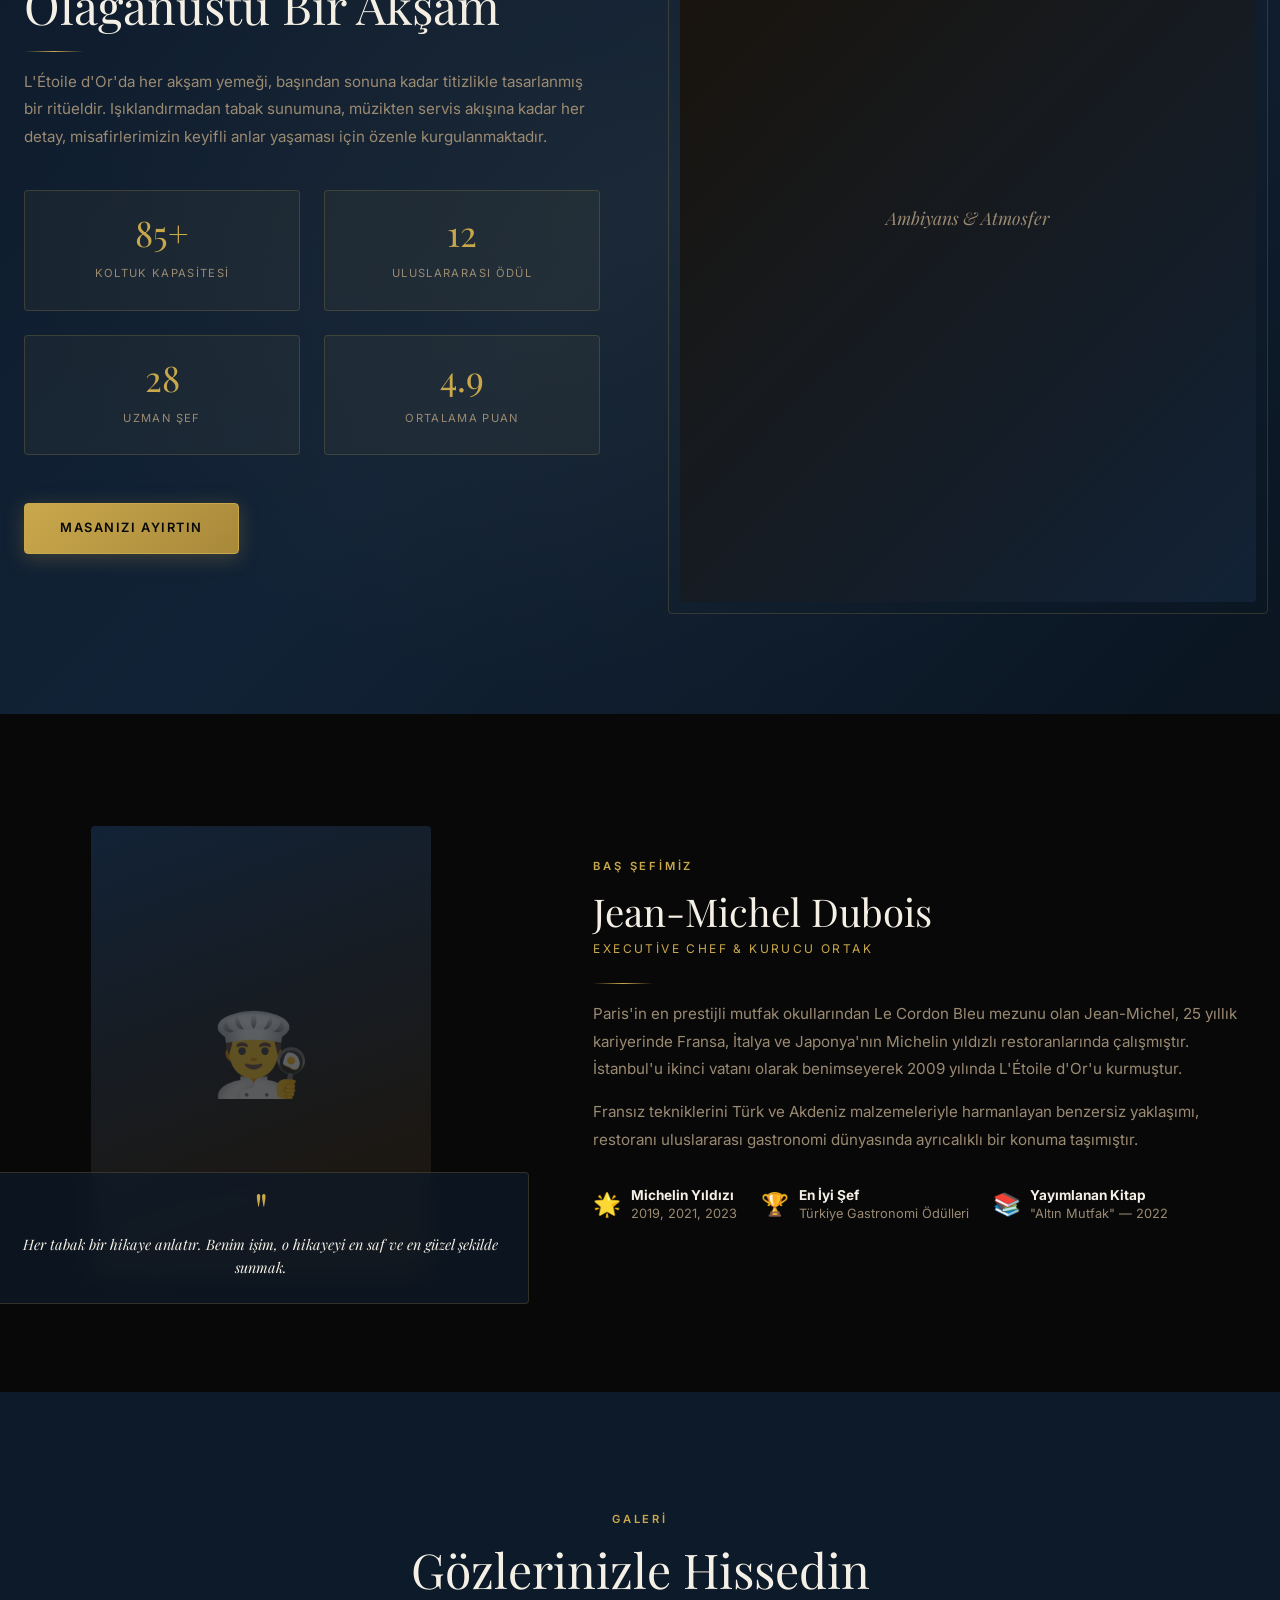
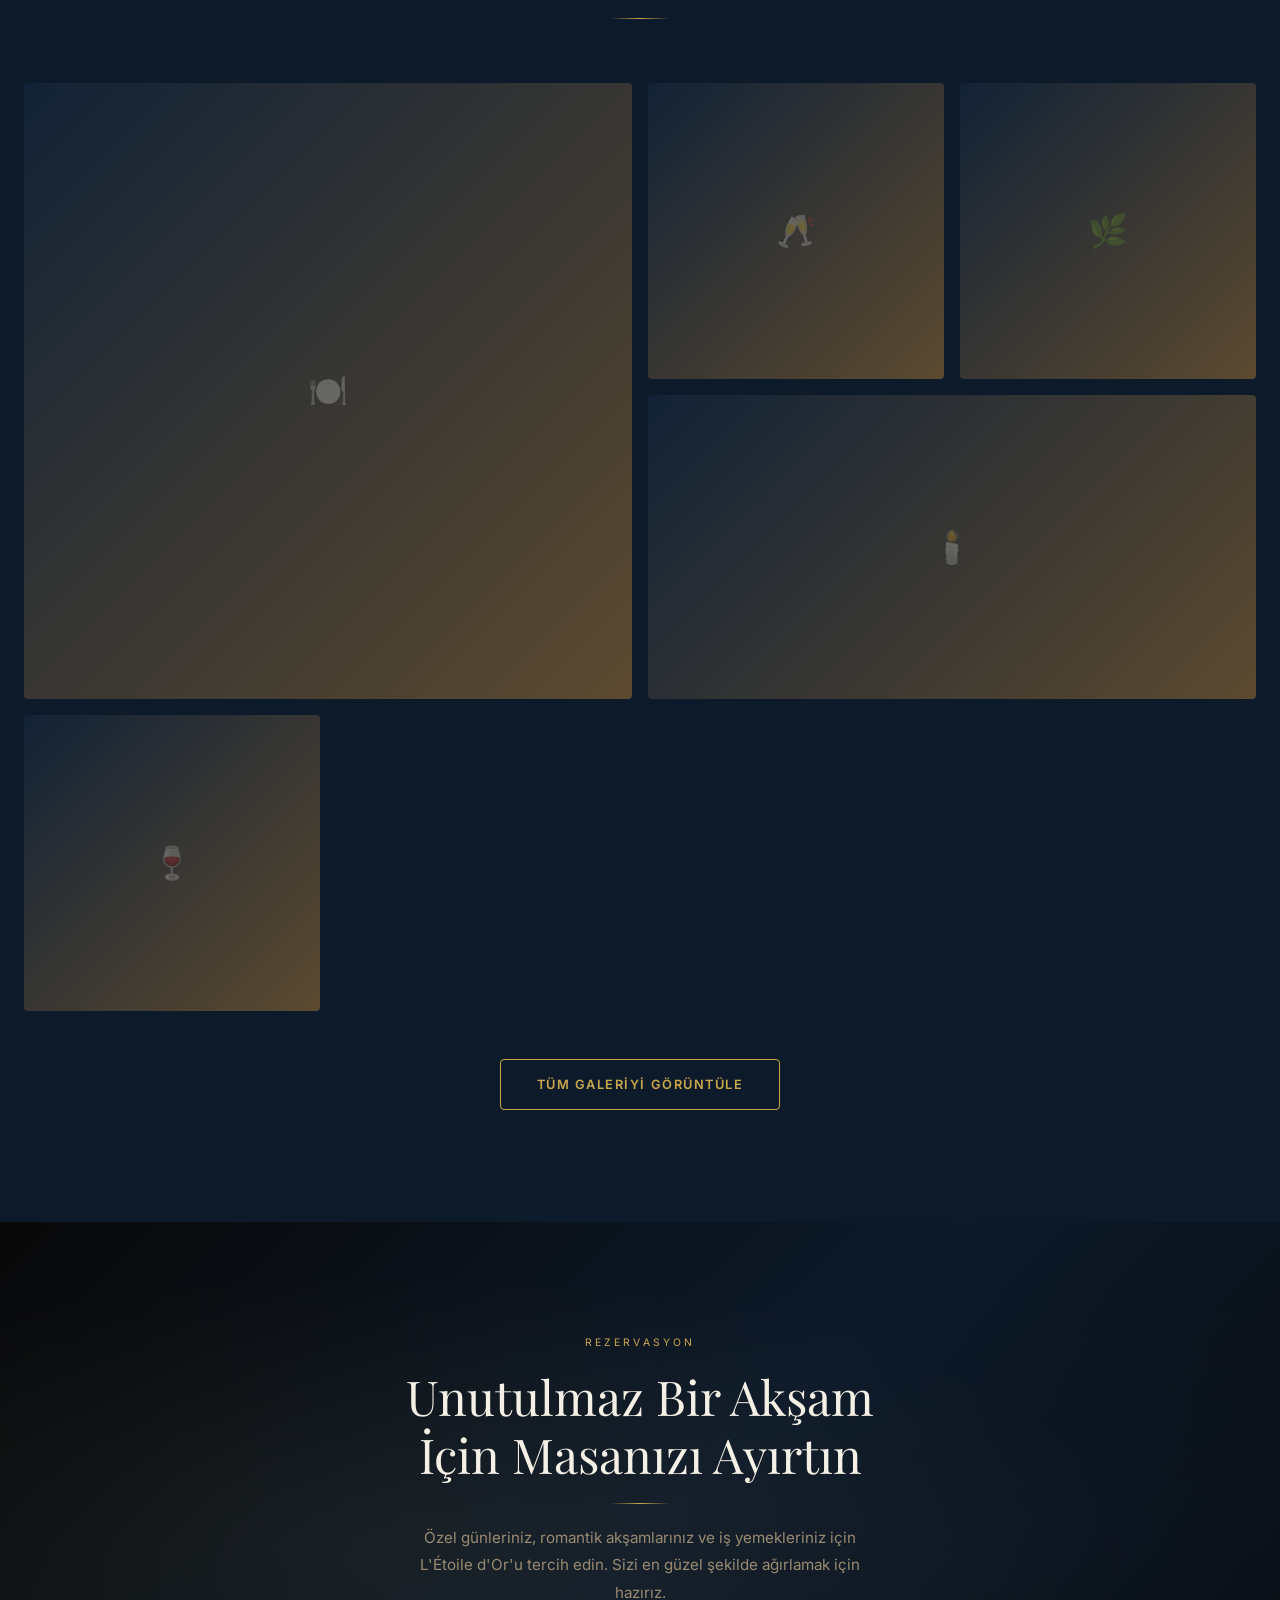
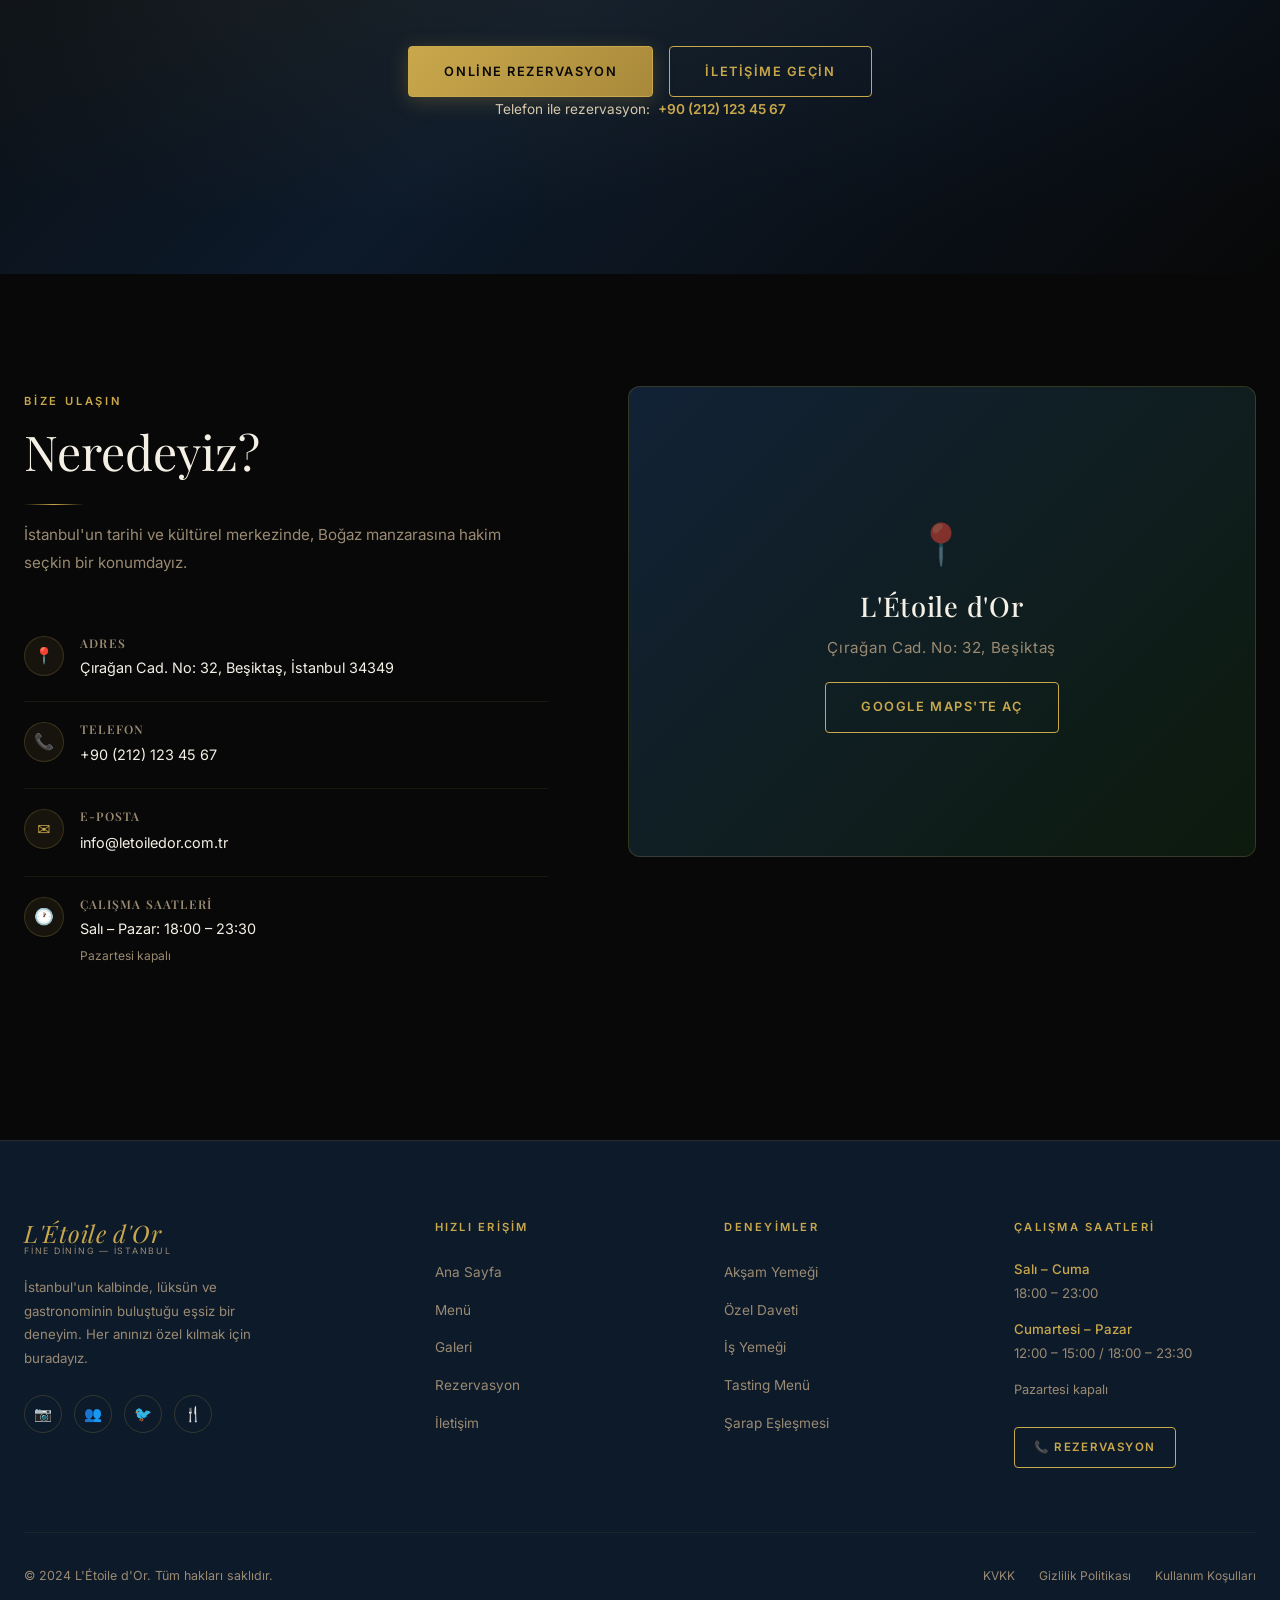
<file: letoile-dor/index.html>
<!DOCTYPE html>
<html lang="tr">
<head>
  <meta charset="UTF-8">
  <meta name="viewport" content="width=device-width, initial-scale=1.0">
  <meta name="description" content="L'Étoile d'Or — İstanbul'un kalbinde Michelin yıldızlı şefler tarafından hazırlanan olağanüstü gastronomi deneyimi. Rezervasyon için hemen iletişime geçin.">
  <meta name="keywords" content="fine dining, lüks restoran, İstanbul restoran, rezervasyon, gourmet">
  <meta property="og:title" content="L'Étoile d'Or — Lüks Fine Dining Restoran">
  <meta property="og:description" content="Michelin yıldızlı şefler eşliğinde eşsiz bir gastronomi deneyimi.">
  <title>L'Étoile d'Or — Lüks Fine Dining Restoran</title>
  <link rel="stylesheet" href="css/style.css">
  <link rel="preconnect" href="https://fonts.googleapis.com">
  <link rel="icon" href="data:image/svg+xml,<svg xmlns='http://www.w3.org/2000/svg' viewBox='0 0 100 100'><text y='.9em' font-size='90'>⭐</text></svg>">
</head>
<body>

<!-- ===== NAVIGATION ===== -->
<nav class="navbar" id="navbar">
  <div class="nav-inner">
    <a href="index.html" class="nav-logo">
      <span class="nav-logo-main">L'Étoile d'Or</span>
      <span class="nav-logo-sub">Fine Dining — İstanbul</span>
    </a>
    <ul class="nav-links">
      <li><a href="index.html" class="active">Ana Sayfa</a></li>
      <li><a href="menu.html">Menü</a></li>
      <li><a href="gallery.html">Galeri</a></li>
      <li><a href="contact.html">İletişim</a></li>
    </ul>
    <a href="reservation.html" class="btn btn-primary nav-cta">Rezervasyon</a>
    <button class="nav-toggle" id="navToggle" aria-label="Menüyü Aç">
      <span></span><span></span><span></span>
    </button>
  </div>
</nav>

<!-- Mobile Menu -->
<div class="mobile-menu" id="mobileMenu">
  <a href="index.html">Ana Sayfa</a>
  <a href="menu.html">Menü</a>
  <a href="gallery.html">Galeri</a>
  <a href="contact.html">İletişim</a>
  <a href="reservation.html" class="btn btn-primary">Rezervasyon Yap</a>
</div>

<!-- ===== HERO ===== -->
<section class="hero" id="hero">
  <div class="hero-image"></div>
  <div class="hero-bg"></div>
  <div class="hero-content">
    <div class="hero-eyebrow">
      <span>İstanbul · Fine Dining · 2009'dan beri</span>
    </div>
    <h1><em>L'Étoile d'Or</em></h1>
    <p class="hero-tagline">Altın Yıldız'ın Sofrasında Zamanı Unutun</p>
    <p class="hero-desc">Her lokmada bir sanat eseri, her anımda bir anı. Michelin yıldızlı şeflerimizin özenle hazırladığı deneyim sizi bekliyor.</p>
    <div class="hero-actions">
      <a href="reservation.html" class="btn btn-primary">Masa Rezervasyonu</a>
      <a href="menu.html" class="btn btn-ghost">Menüyü Keşfet</a>
    </div>
  </div>
  <div class="hero-scroll" onclick="document.getElementById('about').scrollIntoView({behavior:'smooth'})">
    <div class="scroll-line"></div>
    <span>Aşağı Kaydır</span>
  </div>
</section>

<!-- ===== ABOUT ===== -->
<section class="about" id="about">
  <div class="container">
    <div class="about-grid">
      <div class="about-image-wrap reveal">
        <div class="about-img-placeholder">
          Restoran İçi
          <div class="about-img-accent"></div>
        </div>
        <div class="about-badge">
          <span class="about-badge-num">15+</span>
          <span class="about-badge-text">Yıllık Deneyim</span>
        </div>
      </div>
      <div class="about-content reveal reveal-delay-2">
        <span class="section-label">Hikayemiz</span>
        <h2 class="section-title">Lüksü ve Sanatı<br>Bir Araya Getiriyoruz</h2>
        <div class="gold-line"></div>
        <p>L'Étoile d'Or, 2009 yılında İstanbul'un kalbinde kapılarını açtığından bu yana, gastronomi dünyasında benzersiz bir yer edinmiştir. Fransız mutfağının zarifliği ile Türk mutfağının zenginliğini harmanlayan şeflerimiz, her tabakta bir şaheser sunmaktadır.</p>
        <p style="margin-top:1rem">Restoranımız, 12 uluslararası ödül ve sayısız eleştirmen takdiriyle misafirlerine sadece yemek değil, unutulmaz bir deneyim sunmaktadır.</p>
        <div class="about-features">
          <div class="about-feature">
            <div class="about-feature-icon">🌟</div>
            <div>
              <h4>Michelin Yıldızı</h4>
              <p>Üç yıl üst üste ödül</p>
            </div>
          </div>
          <div class="about-feature">
            <div class="about-feature-icon">👨‍🍳</div>
            <div>
              <h4>Usta Şefler</h4>
              <p>Dünya mutfaklarından uzmanlar</p>
            </div>
          </div>
          <div class="about-feature">
            <div class="about-feature-icon">🍷</div>
            <div>
              <h4>Seçkin Şarap Mahzeni</h4>
              <p>1200+ etiketli koleksiyon</p>
            </div>
          </div>
          <div class="about-feature">
            <div class="about-feature-icon">🏛️</div>
            <div>
              <h4>Özel Salon</h4>
              <p>Özel davete özel mekan</p>
            </div>
          </div>
        </div>
        <a href="reservation.html" class="btn btn-primary">Hemen Rezervasyon Yap</a>
      </div>
    </div>
  </div>
</section>

<!-- ===== SIGNATURE DISHES ===== -->
<section class="dishes" id="dishes">
  <div class="container">
    <div class="section-header reveal">
      <span class="section-label">İmza Lezzetler</span>
      <h2 class="section-title">Şefin Özel Seçimleri</h2>
      <div class="gold-line"></div>
      <p class="section-subtitle">Her tabak, yılların birikimi ve tutku ile hazırlanmış bir gastronomi şaheserdir.</p>
    </div>
    <div class="dishes-grid">
      <div class="dish-card reveal reveal-delay-1">
        <div style="position:relative">
          <div class="dish-img-placeholder">🦞</div>
          <span class="dish-tag">Şef Seçimi</span>
        </div>
        <div class="dish-body">
          <h3>Truffle Kaplamalı Istakoz</h3>
          <p>Akdeniz ıstakozu, siyah truffle dilimleri, şampanya tereyağı sosu ve kaviarlı patates püresi eşliğinde.</p>
          <div class="dish-footer">
            <span class="dish-price">₺1.850</span>
            <span class="dish-category">Ana Yemek</span>
          </div>
        </div>
      </div>
      <div class="dish-card reveal reveal-delay-2">
        <div style="position:relative">
          <div class="dish-img-placeholder">🥩</div>
          <span class="dish-tag">En Çok Tercih</span>
        </div>
        <div class="dish-body">
          <h3>Wagyu Bonfile — A5</h3>
          <p>Japon A5 Wagyu dana bonfile, kızarmış porcini mantarı, şarap redüksiyonu ve zeytinyağlı ızgara kuşkonmaz.</p>
          <div class="dish-footer">
            <span class="dish-price">₺2.400</span>
            <span class="dish-category">Ana Yemek</span>
          </div>
        </div>
      </div>
      <div class="dish-card reveal reveal-delay-3">
        <div style="position:relative">
          <div class="dish-img-placeholder">🍰</div>
          <span class="dish-tag">Tatlı</span>
        </div>
        <div class="dish-body">
          <h3>Altın Varak Soufflé</h3>
          <p>Yükselen çikolata soufflé, vanilya dondurması, 24 ayar altın varak ve ahududu coulis ile.</p>
          <div class="dish-footer">
            <span class="dish-price">₺650</span>
            <span class="dish-category">Tatlı</span>
          </div>
        </div>
      </div>
    </div>
    <div style="text-align:center;margin-top:3rem" class="reveal">
      <a href="menu.html" class="btn btn-outline">Tüm Menüyü Görüntüle</a>
    </div>
  </div>
</section>

<!-- ===== DINING EXPERIENCE ===== -->
<section class="experience" id="experience">
  <div class="container">
    <div class="experience-grid">
      <div class="reveal">
        <span class="section-label">Deneyim</span>
        <h2 class="section-title">Sıradan Değil,<br>Olağanüstü Bir Akşam</h2>
        <div class="gold-line" style="margin:1rem 0"></div>
        <p>L'Étoile d'Or'da her akşam yemeği, başından sonuna kadar titizlikle tasarlanmış bir ritüeldir. Işıklandırmadan tabak sunumuna, müzikten servis akışına kadar her detay, misafirlerimizin keyifli anlar yaşaması için özenle kurgulanmaktadır.</p>
        <div class="experience-stats">
          <div class="stat-card reveal reveal-delay-1">
            <span class="stat-num">85+</span>
            <span class="stat-label">Koltuk Kapasitesi</span>
          </div>
          <div class="stat-card reveal reveal-delay-2">
            <span class="stat-num">12</span>
            <span class="stat-label">Uluslararası Ödül</span>
          </div>
          <div class="stat-card reveal reveal-delay-3">
            <span class="stat-num">28</span>
            <span class="stat-label">Uzman Şef</span>
          </div>
          <div class="stat-card reveal reveal-delay-4">
            <span class="stat-num">4.9</span>
            <span class="stat-label">Ortalama Puan</span>
          </div>
        </div>
        <a href="reservation.html" class="btn btn-primary" style="margin-top:0.5rem">Masanızı Ayırtın</a>
      </div>
      <div class="experience-image-wrap reveal reveal-delay-2">
        <div class="exp-img-main">
          <span style="font-family:var(--font-serif);font-style:italic">Ambiyans & Atmosfer</span>
        </div>
        <div class="exp-img-frame"></div>
      </div>
    </div>
  </div>
</section>

<!-- ===== CHEF ===== -->
<section class="chef" id="chef">
  <div class="container">
    <div class="chef-grid">
      <div class="chef-img-wrap reveal">
        <div class="chef-img-placeholder">
          👨‍🍳
        </div>
        <div class="chef-quote-card">
          <span class="chef-quote-mark">"</span>
          <p class="chef-quote-text">Her tabak bir hikaye anlatır. Benim işim, o hikayeyi en saf ve en güzel şekilde sunmak.</p>
        </div>
      </div>
      <div class="chef-info reveal reveal-delay-2">
        <span class="section-label">Baş Şefimiz</span>
        <h2 class="chef-name">Jean-Michel Dubois</h2>
        <p class="chef-title">Executive Chef & Kurucu Ortak</p>
        <div class="gold-line" style="margin:1rem 0"></div>
        <p>Paris'in en prestijli mutfak okullarından Le Cordon Bleu mezunu olan Jean-Michel, 25 yıllık kariyerinde Fransa, İtalya ve Japonya'nın Michelin yıldızlı restoranlarında çalışmıştır. İstanbul'u ikinci vatanı olarak benimseyerek 2009 yılında L'Étoile d'Or'u kurmuştur.</p>
        <p style="margin-top:1rem">Fransız tekniklerini Türk ve Akdeniz malzemeleriyle harmanlayan benzersiz yaklaşımı, restoranı uluslararası gastronomi dünyasında ayrıcalıklı bir konuma taşımıştır.</p>
        <div class="chef-awards">
          <div class="award-item">
            <span class="award-icon">🌟</span>
            <div class="award-text">
              <strong>Michelin Yıldızı</strong>
              2019, 2021, 2023
            </div>
          </div>
          <div class="award-item">
            <span class="award-icon">🏆</span>
            <div class="award-text">
              <strong>En İyi Şef</strong>
              Türkiye Gastronomi Ödülleri
            </div>
          </div>
          <div class="award-item">
            <span class="award-icon">📚</span>
            <div class="award-text">
              <strong>Yayımlanan Kitap</strong>
              "Altın Mutfak" — 2022
            </div>
          </div>
        </div>
      </div>
    </div>
  </div>
</section>

<!-- ===== GALLERY PREVIEW ===== -->
<section class="gallery-preview" id="gallery">
  <div class="container">
    <div class="section-header reveal">
      <span class="section-label">Galeri</span>
      <h2 class="section-title">Gözlerinizle Hissedin</h2>
      <div class="gold-line"></div>
    </div>
    <div class="gallery-grid reveal">
      <div class="gallery-item">
        <div class="gallery-placeholder" style="min-height:400px">🍽️</div>
        <div class="gallery-overlay">
          <div class="gallery-overlay-icon">+</div>
        </div>
      </div>
      <div class="gallery-item">
        <div class="gallery-placeholder">🥂</div>
        <div class="gallery-overlay"><div class="gallery-overlay-icon">+</div></div>
      </div>
      <div class="gallery-item">
        <div class="gallery-placeholder">🌿</div>
        <div class="gallery-overlay"><div class="gallery-overlay-icon">+</div></div>
      </div>
      <div class="gallery-item">
        <div class="gallery-placeholder">🕯️</div>
        <div class="gallery-overlay"><div class="gallery-overlay-icon">+</div></div>
      </div>
      <div class="gallery-item">
        <div class="gallery-placeholder">🍷</div>
        <div class="gallery-overlay"><div class="gallery-overlay-icon">+</div></div>
      </div>
    </div>
    <div class="gallery-cta reveal">
      <a href="gallery.html" class="btn btn-outline">Tüm Galeriyi Görüntüle</a>
    </div>
  </div>
</section>

<!-- ===== RESERVATION CTA ===== -->
<section class="reservation-cta" id="cta">
  <div class="container">
    <div class="cta-content reveal">
      <span class="cta-eyebrow">Rezervasyon</span>
      <h2>Unutulmaz Bir Akşam<br>İçin Masanızı Ayırtın</h2>
      <div class="gold-line"></div>
      <p>Özel günleriniz, romantik akşamlarınız ve iş yemekleriniz için L'Étoile d'Or'u tercih edin. Sizi en güzel şekilde ağırlamak için hazırız.</p>
      <div class="cta-actions">
        <a href="reservation.html" class="btn btn-primary">Online Rezervasyon</a>
        <a href="contact.html" class="btn btn-outline">İletişime Geçin</a>
      </div>
      <p class="cta-phone">
        Telefon ile rezervasyon: <a href="tel:+902121234567">+90 (212) 123 45 67</a>
      </p>
    </div>
  </div>
</section>

<!-- ===== LOCATION ===== -->
<section class="location" id="location">
  <div class="container">
    <div class="location-grid">
      <div class="location-info reveal">
        <span class="section-label">Bize Ulaşın</span>
        <h2>Neredeyiz?</h2>
        <div class="gold-line" style="margin:1rem 0"></div>
        <p>İstanbul'un tarihi ve kültürel merkezinde, Boğaz manzarasına hakim seçkin bir konumdayız.</p>
        <div class="contact-items">
          <div class="contact-item">
            <div class="contact-icon">📍</div>
            <div class="contact-detail">
              <h4>Adres</h4>
              <p>Çırağan Cad. No: 32, Beşiktaş, İstanbul 34349</p>
            </div>
          </div>
          <div class="contact-item">
            <div class="contact-icon">📞</div>
            <div class="contact-detail">
              <h4>Telefon</h4>
              <a href="tel:+902121234567">+90 (212) 123 45 67</a>
            </div>
          </div>
          <div class="contact-item">
            <div class="contact-icon">✉️</div>
            <div class="contact-detail">
              <h4>E-posta</h4>
              <a href="mailto:info@letoiledor.com.tr">info@letoiledor.com.tr</a>
            </div>
          </div>
          <div class="contact-item">
            <div class="contact-icon">🕐</div>
            <div class="contact-detail">
              <h4>Çalışma Saatleri</h4>
              <p>Salı – Pazar: 18:00 – 23:30<br><small style="color:var(--text-muted)">Pazartesi kapalı</small></p>
            </div>
          </div>
        </div>
      </div>
      <div class="reveal reveal-delay-2">
        <div class="map-placeholder">
          <span class="map-icon">📍</span>
          <h3 style="color:var(--ivory);font-family:var(--font-serif)">L'Étoile d'Or</h3>
          <p>Çırağan Cad. No: 32, Beşiktaş</p>
          <a href="https://maps.google.com" target="_blank" rel="noopener" class="btn btn-outline" style="margin-top:0.5rem">Google Maps'te Aç</a>
        </div>
      </div>
    </div>
  </div>
</section>

<!-- ===== FOOTER ===== -->
<footer>
  <div class="container">
    <div class="footer-grid">
      <div class="footer-brand">
        <div class="nav-logo">
          <span class="nav-logo-main">L'Étoile d'Or</span>
          <span class="nav-logo-sub">Fine Dining — İstanbul</span>
        </div>
        <p>İstanbul'un kalbinde, lüksün ve gastronominin buluştuğu eşsiz bir deneyim. Her anınızı özel kılmak için buradayız.</p>
        <div class="social-links">
          <a href="#" class="social-link" aria-label="Instagram">📷</a>
          <a href="#" class="social-link" aria-label="Facebook">👥</a>
          <a href="#" class="social-link" aria-label="Twitter">🐦</a>
          <a href="#" class="social-link" aria-label="TripAdvisor">🍴</a>
        </div>
      </div>
      <div class="footer-col">
        <h4>Hızlı Erişim</h4>
        <ul>
          <li><a href="index.html">Ana Sayfa</a></li>
          <li><a href="menu.html">Menü</a></li>
          <li><a href="gallery.html">Galeri</a></li>
          <li><a href="reservation.html">Rezervasyon</a></li>
          <li><a href="contact.html">İletişim</a></li>
        </ul>
      </div>
      <div class="footer-col">
        <h4>Deneyimler</h4>
        <ul>
          <li><a href="reservation.html">Akşam Yemeği</a></li>
          <li><a href="reservation.html">Özel Daveti</a></li>
          <li><a href="reservation.html">İş Yemeği</a></li>
          <li><a href="reservation.html">Tasting Menü</a></li>
          <li><a href="reservation.html">Şarap Eşleşmesi</a></li>
        </ul>
      </div>
      <div class="footer-col footer-hours">
        <h4>Çalışma Saatleri</h4>
        <p><span>Salı – Cuma</span><br>18:00 – 23:00</p>
        <p style="margin-top:0.75rem"><span>Cumartesi – Pazar</span><br>12:00 – 15:00 / 18:00 – 23:30</p>
        <p style="margin-top:0.75rem;color:var(--text-muted);font-size:0.8rem">Pazartesi kapalı</p>
        <a href="tel:+902121234567" class="btn btn-outline" style="margin-top:1.25rem;font-size:0.72rem;padding:0.6rem 1.2rem">
          📞 Rezervasyon
        </a>
      </div>
    </div>
    <div class="footer-bottom">
      <p class="footer-copy">© 2024 L'Étoile d'Or. Tüm hakları saklıdır.</p>
      <div class="footer-legal">
        <a href="kvkk.html">KVKK</a>
        <a href="privacy.html">Gizlilik Politikası</a>
        <a href="terms.html">Kullanım Koşulları</a>
      </div>
    </div>
  </div>
</footer>

<script src="js/main.js"></script>
</body>
</html>
</file>
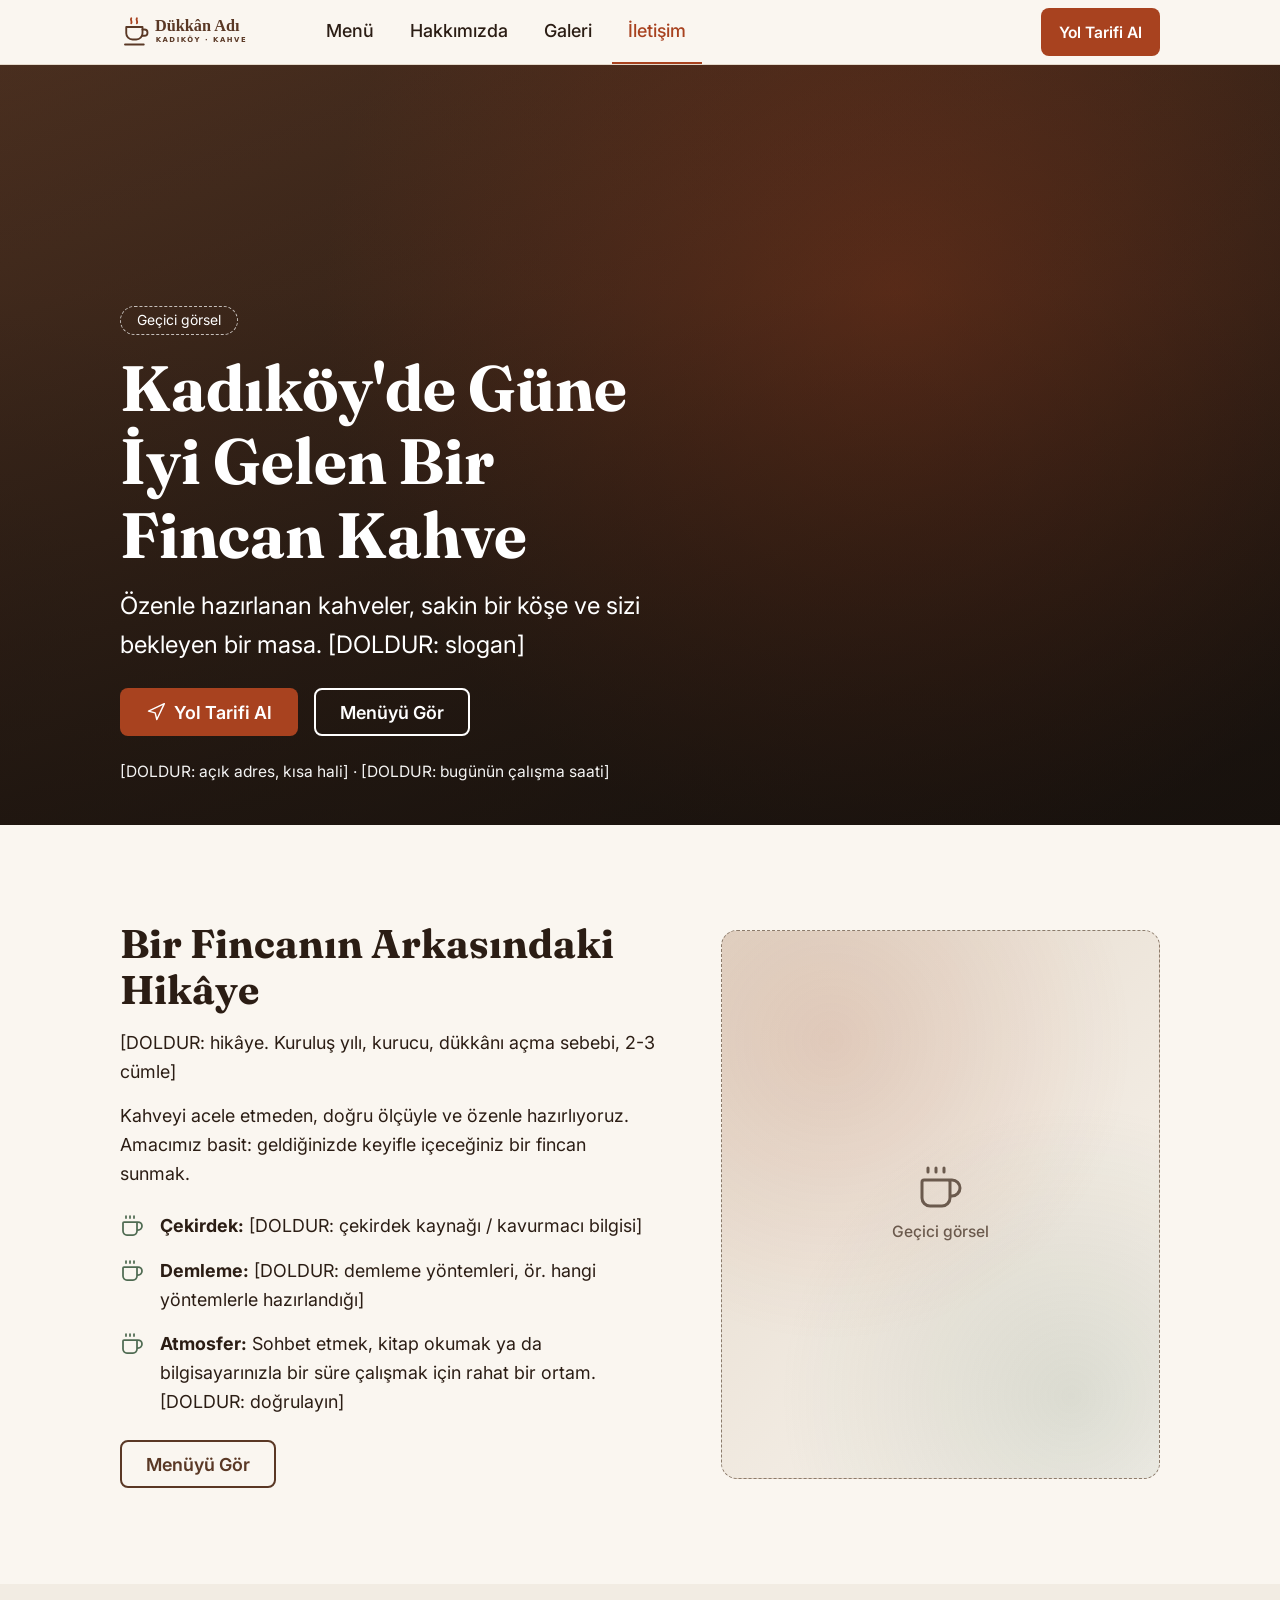
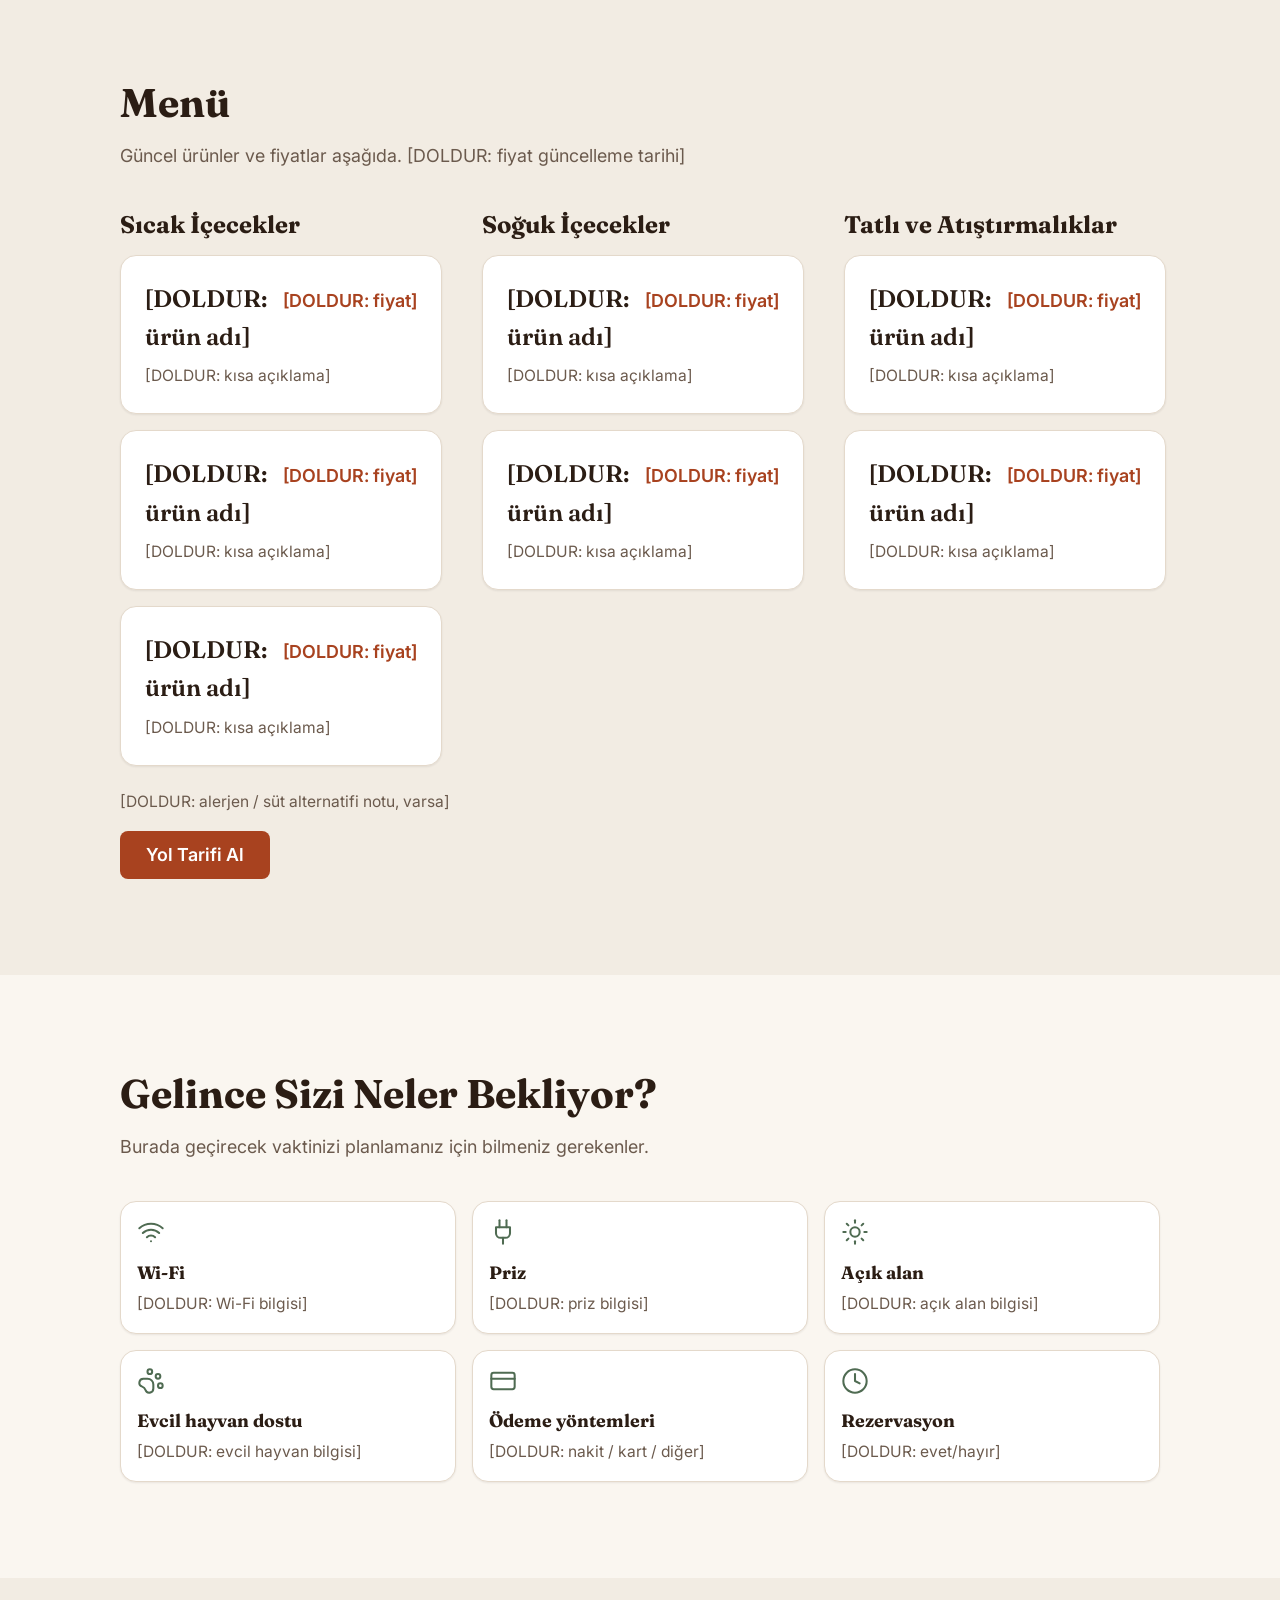
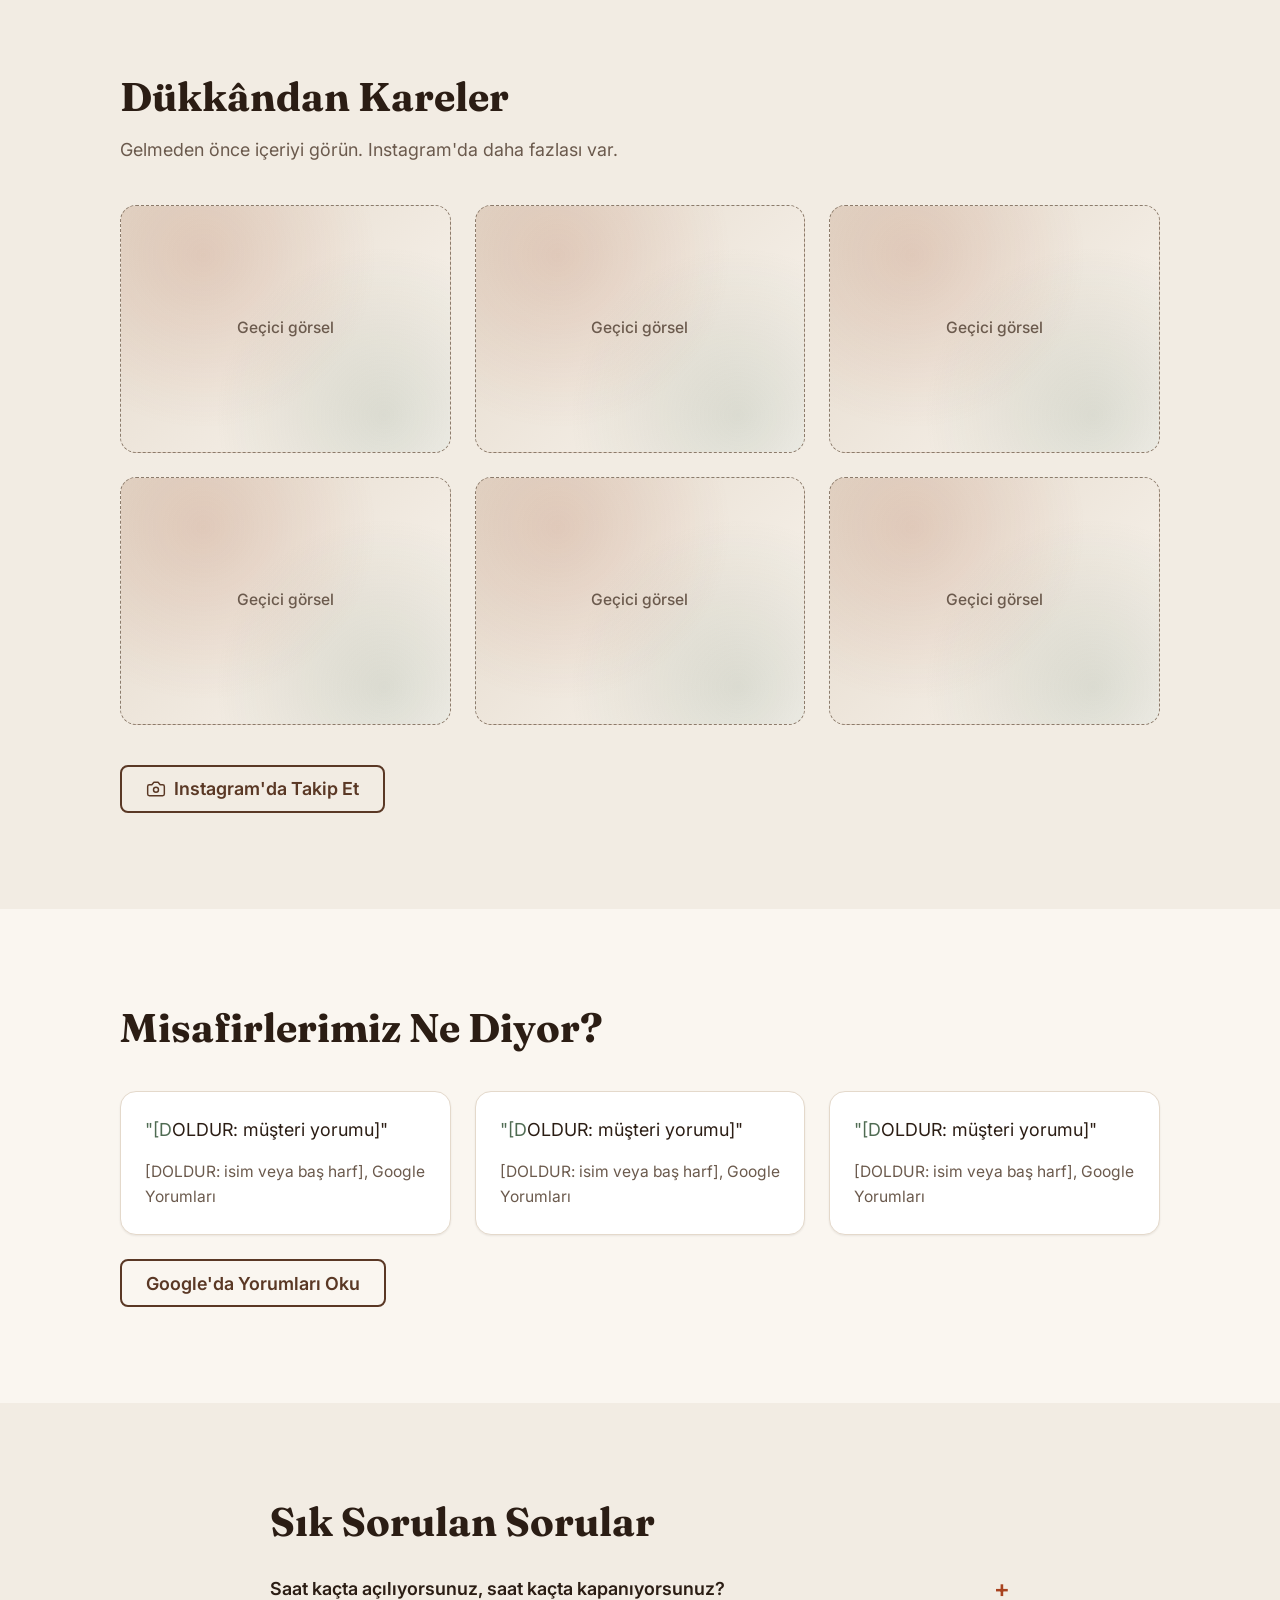
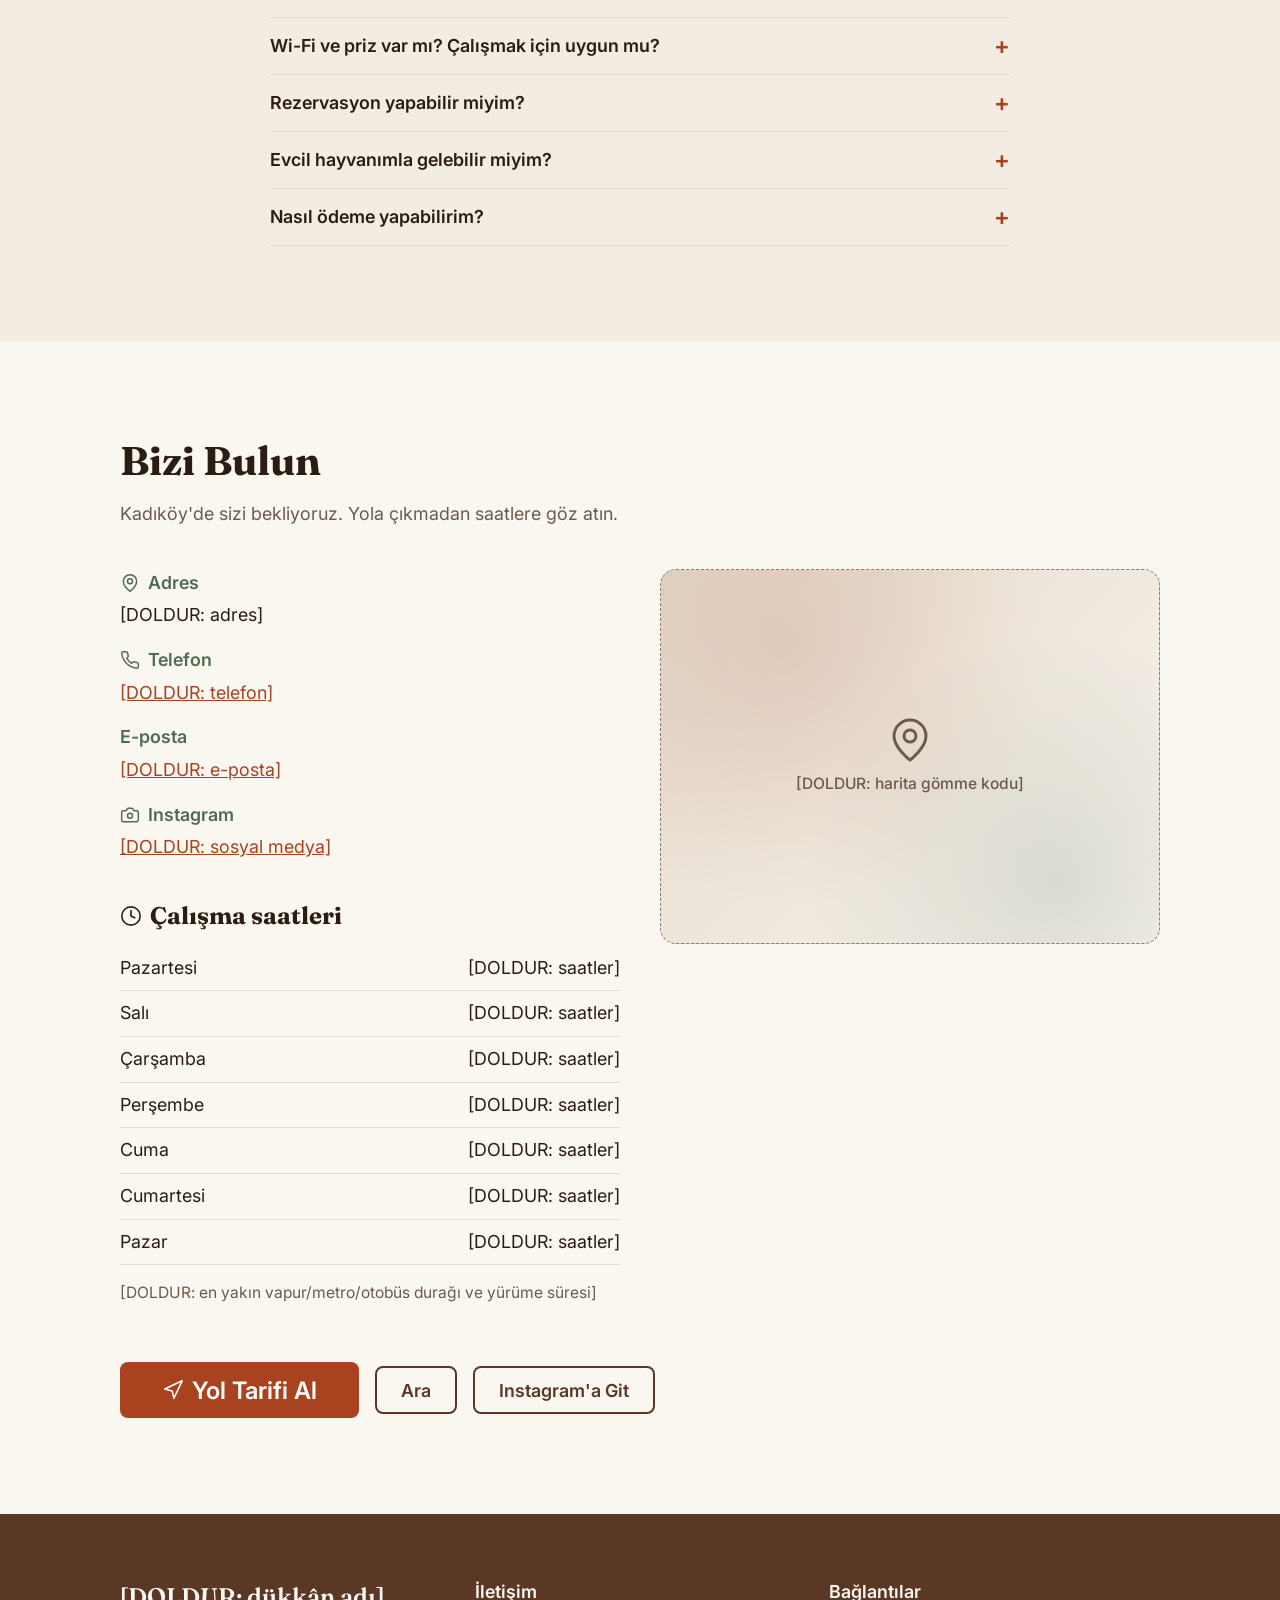
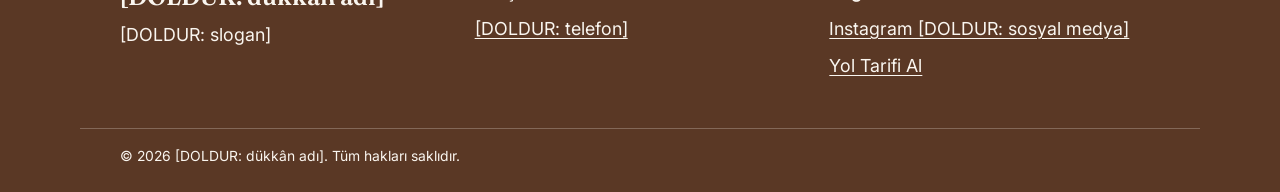
<file: test-sonucu/web-sitesi-kahve/site/index.html>
<!DOCTYPE html>
<html lang="tr">
<head>
  <meta charset="utf-8">
  <meta name="viewport" content="width=device-width, initial-scale=1">
  <!-- DOLDUR: dükkân adı belli olunca başlık ≤60, açıklama ≤155 karakter olacak şekilde yeniden sayın -->
  <title>[DOLDUR: dükkân adı] | Kadıköy'de Kahve ve Yol Tarifi</title>
  <meta name="description" content="Kadıköy'de özenle demlenen kahve ve rahat bir köşe. Menüyü görün, çalışma saatlerini öğrenin, yol tarifini tek dokunuşla alın.">
  <meta name="theme-color" content="#FAF6F0">
  <meta name="robots" content="index, follow, max-image-preview:large">

  <!-- DOLDUR: canonical. Alan adı belli olunca aşağıdaki satırın yorumunu açıp adresi yazın.
       (Yer tutucu adresle yayınlamak arama motorlarını yanlış adrese yönlendirir, bu yüzden kapalı bırakıldı.)
  <link rel="canonical" href="https://[DOLDUR: alan adı]/"> -->

  <!-- Open Graph -->
  <meta property="og:type" content="website">
  <meta property="og:locale" content="tr_TR">
  <meta property="og:site_name" content="[DOLDUR: dükkân adı]">
  <meta property="og:title" content="[DOLDUR: dükkân adı] | Kadıköy'de Kahve ve Yol Tarifi">
  <meta property="og:description" content="Kadıköy'de özenle demlenen kahve ve rahat bir köşe. Menüyü görün, çalışma saatlerini öğrenin, yol tarifini tek dokunuşla alın.">

  <!-- Twitter / X kartı -->
  <meta name="twitter:card" content="summary">
  <meta name="twitter:title" content="[DOLDUR: dükkân adı] | Kadıköy'de Kahve ve Yol Tarifi">
  <meta name="twitter:description" content="Kadıköy'de özenle demlenen kahve ve rahat bir köşe. Menüyü görün, çalışma saatlerini öğrenin, yol tarifini tek dokunuşla alın.">

  <!-- DOLDUR: og:image ve og:url. img/og-gorsel.jpg (1200x630) hazır olunca ve alan adı belli olunca ekleyin
       (görsel eklenince twitter:card değerini summary_large_image yapıp twitter:image de ekleyin):
  <meta property="og:image" content="https://[DOLDUR: alan adı]/img/og-gorsel.jpg">
  <meta property="og:image:alt" content="[DOLDUR: dükkân adı], Kadıköy'de kahve dükkânı">
  <meta property="og:url" content="https://[DOLDUR: alan adı]/">
  <meta name="twitter:image" content="https://[DOLDUR: alan adı]/img/og-gorsel.jpg"> -->

  <!-- YAPILANDIRILMIŞ VERİ: CafeOrCoffeeShop (JSON-LD). Aşağıdaki blok geçerli JSON'dur; bilinmeyen alanlar BİLEREK eklenmedi.
       Bilgiler gelince JSON'a şu satırları ekleyin (virgüllere dikkat):
         "url": "https://[DOLDUR: alan adı]/",
         "telephone": "[DOLDUR: telefon, +90 ile]",
         "image": "https://[DOLDUR: alan adı]/img/og-gorsel.jpg",
         "hasMap": "[DOLDUR: Google Haritalar bağlantısı]",
         "sameAs": ["[DOLDUR: Instagram bağlantısı]"],
         "priceRange": "[DOLDUR: ₺ / ₺₺ / ₺₺₺]",
         "servesCuisine": "Kahve",
         "geo": {"@type": "GeoCoordinates", "latitude": [DOLDUR], "longitude": [DOLDUR]},
         "openingHoursSpecification": [{"@type": "OpeningHoursSpecification", "dayOfWeek": ["Monday"], "opens": "[DOLDUR: SS:DD]", "closes": "[DOLDUR: SS:DD]"}],
         address içine: "streetAddress": "[DOLDUR: sokak ve no]", "postalCode": "[DOLDUR: posta kodu]"
       Puan (aggregateRating) ve yorum (review) yalnızca gerçek ve doğrulanabilir veri varsa eklenmeli. -->
  <script type="application/ld+json">
  {
    "@context": "https://schema.org",
    "@type": "CafeOrCoffeeShop",
    "name": "[DOLDUR: dükkân adı]",
    "address": {
      "@type": "PostalAddress",
      "addressLocality": "Kadıköy",
      "addressRegion": "İstanbul",
      "addressCountry": "TR"
    }
  }
  </script>

  <!-- DOLDUR: img/favicon.svg hazır olunca açın -->
  <!-- <link rel="icon" href="img/favicon.svg" type="image/svg+xml"> -->

  <!-- Fontlar: internet yoksa sistem fontuna düşer. display=swap yazıyı geciktirmez -->
  <link rel="preconnect" href="https://fonts.googleapis.com">
  <link rel="preconnect" href="https://fonts.gstatic.com" crossorigin>
  <link href="https://fonts.googleapis.com/css2?family=Fraunces:opsz,wght@9..144,600;9..144,700&family=Inter:wght@400;500;600&display=swap" rel="stylesheet">

  <link rel="stylesheet" href="css/style.css">
  <script src="js/main.js" defer></script>
</head>
<body>
  <!-- İkonlar: Lucide, ISC lisansı -->
  <a class="atla" href="#icerik">İçeriğe geç</a>

  <!-- 1. ÜST MENÜ -->
  <header class="ust">
    <div class="kapsayici ust__ic">
      <a class="ust__logo" href="#" aria-label="[DOLDUR: dükkân adı], sayfa başı">
        <img src="img/logo.svg" width="150" height="40" alt="[DOLDUR: dükkân adı]">
      </a>

      <nav class="nav" aria-label="Ana menü">
        <button class="nav__dugme" type="button" aria-expanded="false" aria-controls="nav-menu" aria-label="Menüyü aç">
          <svg class="ikon ikon--ac" xmlns="http://www.w3.org/2000/svg" width="24" height="24" viewBox="0 0 24 24" fill="none" stroke="currentColor" stroke-width="1.75" stroke-linecap="round" stroke-linejoin="round" aria-hidden="true" focusable="false"><line x1="4" x2="20" y1="6" y2="6"/><line x1="4" x2="20" y1="12" y2="12"/><line x1="4" x2="20" y1="18" y2="18"/></svg>
          <svg class="ikon ikon--kapat" xmlns="http://www.w3.org/2000/svg" width="24" height="24" viewBox="0 0 24 24" fill="none" stroke="currentColor" stroke-width="1.75" stroke-linecap="round" stroke-linejoin="round" aria-hidden="true" focusable="false" hidden><path d="M18 6 6 18"/><path d="m6 6 12 12"/></svg>
        </button>
        <ul class="nav__liste" id="nav-menu">
          <li><a href="#menu">Menü</a></li>
          <li><a href="#hakkimizda">Hakkımızda</a></li>
          <li><a href="#galeri">Galeri</a></li>
          <li><a href="#iletisim">İletişim</a></li>
        </ul>
      </nav>

      <!-- "Şimdi açık" göstergesi: saatler main.js içindeki SAATLER'e girilince görünür -->
      <p class="rozet" id="acik-rozet" hidden role="status"></p>

      <!-- DOLDUR: harita linki (Google Haritalar yol tarifi bağlantısı) -->
      <a class="dugme dugme--kucuk ust__cta" href="#DOLDUR-harita-linki" data-harita>Yol Tarifi Al</a>
    </div>
  </header>

  <main id="icerik">
    <!-- 2. HERO -->
    <!-- Gerçek fotoğraf gelince .hero--yer-tutucu sınıfını kaldırıp aşağıdaki <picture> bloğunu açın:
    <picture class="hero__resim">
      <source media="(max-width: 599px)" srcset="img/hero-mobil.webp" width="900" height="1125">
      <img src="img/hero.webp" width="1600" height="900" alt="Pencere kenarında buharı tüten bir fincan kahve ve ahşap masa" fetchpriority="high">
    </picture> -->
    <section class="hero hero--yer-tutucu" aria-labelledby="hero-baslik">
      <div class="kapsayici hero__ic">
        <p class="hero__etiket">Geçici görsel</p>
        <h1 id="hero-baslik">Kadıköy'de Güne İyi Gelen Bir Fincan Kahve</h1>
        <p class="hero__alt">Özenle hazırlanan kahveler, sakin bir köşe ve sizi bekleyen bir masa. [DOLDUR: slogan]</p>
        <div class="hero__dugmeler">
          <a class="dugme" href="#DOLDUR-harita-linki" data-harita>
            <svg class="ikon" xmlns="http://www.w3.org/2000/svg" width="20" height="20" viewBox="0 0 24 24" fill="none" stroke="currentColor" stroke-width="1.75" stroke-linecap="round" stroke-linejoin="round" aria-hidden="true" focusable="false"><polygon points="3 11 22 2 13 21 11 13 3 11"/></svg>
            Yol Tarifi Al
          </a>
          <a class="dugme dugme--ikincil dugme--acik" href="#menu">Menüyü Gör</a>
        </div>
        <p class="hero__guven">[DOLDUR: açık adres, kısa hali] · [DOLDUR: bugünün çalışma saati]</p>
      </div>
    </section>

    <!-- 3. HAKKIMIZDA -->
    <section class="bolum" id="hakkimizda" aria-labelledby="hakkimizda-baslik">
      <div class="kapsayici ikili">
        <div class="ikili__metin">
          <h2 id="hakkimizda-baslik">Bir Fincanın Arkasındaki Hikâye</h2>
          <p>[DOLDUR: hikâye. Kuruluş yılı, kurucu, dükkânı açma sebebi, 2-3 cümle]</p>
          <p>Kahveyi acele etmeden, doğru ölçüyle ve özenle hazırlıyoruz. Amacımız basit: geldiğinizde keyifle içeceğiniz bir fincan sunmak.</p>
          <ul class="vurgular">
            <li>
              <svg class="ikon" xmlns="http://www.w3.org/2000/svg" width="24" height="24" viewBox="0 0 24 24" fill="none" stroke="currentColor" stroke-width="1.75" stroke-linecap="round" stroke-linejoin="round" aria-hidden="true" focusable="false"><path d="M10 2v2"/><path d="M14 2v2"/><path d="M16 8a1 1 0 0 1 1 1v8a4 4 0 0 1-4 4H7a4 4 0 0 1-4-4V9a1 1 0 0 1 1-1h14a4 4 0 1 1 0 8h-1"/><path d="M6 2v2"/></svg>
              <p><strong>Çekirdek:</strong> [DOLDUR: çekirdek kaynağı / kavurmacı bilgisi]</p>
            </li>
            <li>
              <svg class="ikon" xmlns="http://www.w3.org/2000/svg" width="24" height="24" viewBox="0 0 24 24" fill="none" stroke="currentColor" stroke-width="1.75" stroke-linecap="round" stroke-linejoin="round" aria-hidden="true" focusable="false"><path d="M10 2v2"/><path d="M14 2v2"/><path d="M16 8a1 1 0 0 1 1 1v8a4 4 0 0 1-4 4H7a4 4 0 0 1-4-4V9a1 1 0 0 1 1-1h14a4 4 0 1 1 0 8h-1"/><path d="M6 2v2"/></svg>
              <p><strong>Demleme:</strong> [DOLDUR: demleme yöntemleri, ör. hangi yöntemlerle hazırlandığı]</p>
            </li>
            <li>
              <svg class="ikon" xmlns="http://www.w3.org/2000/svg" width="24" height="24" viewBox="0 0 24 24" fill="none" stroke="currentColor" stroke-width="1.75" stroke-linecap="round" stroke-linejoin="round" aria-hidden="true" focusable="false"><path d="M10 2v2"/><path d="M14 2v2"/><path d="M16 8a1 1 0 0 1 1 1v8a4 4 0 0 1-4 4H7a4 4 0 0 1-4-4V9a1 1 0 0 1 1-1h14a4 4 0 1 1 0 8h-1"/><path d="M6 2v2"/></svg>
              <p><strong>Atmosfer:</strong> Sohbet etmek, kitap okumak ya da bilgisayarınızla bir süre çalışmak için rahat bir ortam. [DOLDUR: doğrulayın]</p>
            </li>
          </ul>
          <a class="dugme dugme--ikincil" href="#menu">Menüyü Gör</a>
        </div>
        <!-- Gerçek fotoğraf: <img src="img/hakkimizda.webp" width="800" height="1000" alt="..." loading="lazy"> -->
        <div class="yer-tutucu yer-tutucu--4-5" role="img" aria-label="Geçici görsel: [DOLDUR: fotoğraf açıklaması, ör. Dükkânın içinden bir görüntü]">
          <svg class="ikon" xmlns="http://www.w3.org/2000/svg" width="48" height="48" viewBox="0 0 24 24" fill="none" stroke="currentColor" stroke-width="1.5" stroke-linecap="round" stroke-linejoin="round" aria-hidden="true" focusable="false"><path d="M10 2v2"/><path d="M14 2v2"/><path d="M16 8a1 1 0 0 1 1 1v8a4 4 0 0 1-4 4H7a4 4 0 0 1-4-4V9a1 1 0 0 1 1-1h14a4 4 0 1 1 0 8h-1"/><path d="M6 2v2"/></svg>
          <span>Geçici görsel</span>
        </div>
      </div>
    </section>

    <!-- 4. MENÜ -->
    <section class="bolum bolum--alt" id="menu" aria-labelledby="menu-baslik">
      <div class="kapsayici">
        <h2 id="menu-baslik">Menü</h2>
        <p class="bolum__alt">Güncel ürünler ve fiyatlar aşağıda. [DOLDUR: fiyat güncelleme tarihi]</p>

        <!-- Sekmeler yalnızca JS varsa görünür (mobil); masaüstünde 3 kategori yan yana -->
        <div class="sekmeler" role="tablist" aria-label="Menü kategorileri">
          <button type="button" role="tab" id="sekme-sicak" aria-controls="panel-sicak" aria-selected="true">Sıcak İçecekler</button>
          <button type="button" role="tab" id="sekme-soguk" aria-controls="panel-soguk" aria-selected="false" tabindex="-1">Soğuk İçecekler</button>
          <button type="button" role="tab" id="sekme-tatli" aria-controls="panel-tatli" aria-selected="false" tabindex="-1">Tatlı ve Atıştırmalıklar</button>
        </div>

        <div class="menu-izgara">
          <div class="menu-panel" id="panel-sicak" role="tabpanel" aria-labelledby="sekme-sicak">
            <h3>Sıcak İçecekler</h3>
            <!-- DOLDUR: gerçek ürünler ve fiyatlar gelince satırları güncelleyin -->
            <ul class="menu-liste">
              <li class="kart"><div class="urun"><span class="urun__ad">[DOLDUR: ürün adı]</span><span class="urun__fiyat">[DOLDUR: fiyat]</span></div><p class="urun__aciklama">[DOLDUR: kısa açıklama]</p></li>
              <li class="kart"><div class="urun"><span class="urun__ad">[DOLDUR: ürün adı]</span><span class="urun__fiyat">[DOLDUR: fiyat]</span></div><p class="urun__aciklama">[DOLDUR: kısa açıklama]</p></li>
              <li class="kart"><div class="urun"><span class="urun__ad">[DOLDUR: ürün adı]</span><span class="urun__fiyat">[DOLDUR: fiyat]</span></div><p class="urun__aciklama">[DOLDUR: kısa açıklama]</p></li>
            </ul>
          </div>
          <div class="menu-panel" id="panel-soguk" role="tabpanel" aria-labelledby="sekme-soguk">
            <h3>Soğuk İçecekler</h3>
            <ul class="menu-liste">
              <li class="kart"><div class="urun"><span class="urun__ad">[DOLDUR: ürün adı]</span><span class="urun__fiyat">[DOLDUR: fiyat]</span></div><p class="urun__aciklama">[DOLDUR: kısa açıklama]</p></li>
              <li class="kart"><div class="urun"><span class="urun__ad">[DOLDUR: ürün adı]</span><span class="urun__fiyat">[DOLDUR: fiyat]</span></div><p class="urun__aciklama">[DOLDUR: kısa açıklama]</p></li>
            </ul>
          </div>
          <div class="menu-panel" id="panel-tatli" role="tabpanel" aria-labelledby="sekme-tatli">
            <h3>Tatlı ve Atıştırmalıklar</h3>
            <ul class="menu-liste">
              <li class="kart"><div class="urun"><span class="urun__ad">[DOLDUR: ürün adı]</span><span class="urun__fiyat">[DOLDUR: fiyat]</span></div><p class="urun__aciklama">[DOLDUR: kısa açıklama]</p></li>
              <li class="kart"><div class="urun"><span class="urun__ad">[DOLDUR: ürün adı]</span><span class="urun__fiyat">[DOLDUR: fiyat]</span></div><p class="urun__aciklama">[DOLDUR: kısa açıklama]</p></li>
            </ul>
          </div>
        </div>

        <p class="menu-not">[DOLDUR: alerjen / süt alternatifi notu, varsa]</p>
        <a class="dugme" href="#DOLDUR-harita-linki" data-harita>Yol Tarifi Al</a>
      </div>
    </section>

    <!-- 5. NEDEN BİZ / OLANAKLAR -->
    <!-- DOLDUR: Yalnızca doğrulanan olanaklar yayınlanır. Doğrulanmayan satırı <li> ile birlikte silin. -->
    <section class="bolum" id="olanaklar" aria-labelledby="olanak-baslik">
      <div class="kapsayici">
        <h2 id="olanak-baslik">Gelince Sizi Neler Bekliyor?</h2>
        <p class="bolum__alt">Burada geçirecek vaktinizi planlamanız için bilmeniz gerekenler.</p>
        <ul class="olanaklar">
          <!-- YER TUTUCU: Wi-Fi doğrulanmadı -->
          <li class="kart">
            <svg class="ikon" xmlns="http://www.w3.org/2000/svg" width="28" height="28" viewBox="0 0 24 24" fill="none" stroke="currentColor" stroke-width="1.75" stroke-linecap="round" stroke-linejoin="round" aria-hidden="true" focusable="false"><path d="M12 20h.01"/><path d="M2 8.82a15 15 0 0 1 20 0"/><path d="M5 12.859a10 10 0 0 1 14 0"/><path d="M8.5 16.429a5 5 0 0 1 7 0"/></svg>
            <h3>Wi-Fi</h3>
            <!-- DOLDUR: Wi-Fi varsa şu cümleyi kullanın: "Ücretsiz Wi-Fi ile çalışmaya ya da göz atmaya devam edin." Yoksa bu kartı silin. -->
            <p>[DOLDUR: Wi-Fi bilgisi]</p>
          </li>
          <!-- YER TUTUCU: Priz doğrulanmadı -->
          <li class="kart">
            <svg class="ikon" xmlns="http://www.w3.org/2000/svg" width="28" height="28" viewBox="0 0 24 24" fill="none" stroke="currentColor" stroke-width="1.75" stroke-linecap="round" stroke-linejoin="round" aria-hidden="true" focusable="false"><path d="M12 22v-5"/><path d="M9 8V2"/><path d="M15 8V2"/><path d="M18 8v5a4 4 0 0 1-4 4h-4a4 4 0 0 1-4-4V8Z"/></svg>
            <h3>Priz</h3>
            <!-- DOLDUR: Priz varsa şu cümleyi kullanın: "Bilgisayarınızı şarj ederek çalışabilirsiniz." (kaç masada olduğunu ekleyin). Yoksa bu kartı silin. -->
            <p>[DOLDUR: priz bilgisi]</p>
          </li>
          <!-- YER TUTUCU: Açık alan doğrulanmadı -->
          <li class="kart">
            <svg class="ikon" xmlns="http://www.w3.org/2000/svg" width="28" height="28" viewBox="0 0 24 24" fill="none" stroke="currentColor" stroke-width="1.75" stroke-linecap="round" stroke-linejoin="round" aria-hidden="true" focusable="false"><circle cx="12" cy="12" r="4"/><path d="M12 2v2"/><path d="M12 20v2"/><path d="m4.93 4.93 1.41 1.41"/><path d="m17.66 17.66 1.41 1.41"/><path d="M2 12h2"/><path d="M20 12h2"/><path d="m6.34 17.66-1.41 1.41"/><path d="m19.07 4.93-1.41 1.41"/></svg>
            <h3>Açık alan</h3>
            <!-- DOLDUR: Açık alan varsa şu cümleyi kullanın: "Havanın keyfini çıkarmak için dışarıda oturun." Yoksa bu kartı silin. -->
            <p>[DOLDUR: açık alan bilgisi]</p>
          </li>
          <!-- YER TUTUCU: Evcil hayvan doğrulanmadı -->
          <li class="kart">
            <svg class="ikon" xmlns="http://www.w3.org/2000/svg" width="28" height="28" viewBox="0 0 24 24" fill="none" stroke="currentColor" stroke-width="1.75" stroke-linecap="round" stroke-linejoin="round" aria-hidden="true" focusable="false"><circle cx="11" cy="4" r="2"/><circle cx="18" cy="8" r="2"/><circle cx="20" cy="16" r="2"/><path d="M9 10a5 5 0 0 1 5 5v3.5a3.5 3.5 0 0 1-6.84 1.045Q6.52 17.48 4.46 16.84A3.5 3.5 0 0 1 5.5 10Z"/></svg>
            <h3>Evcil hayvan dostu</h3>
            <!-- DOLDUR: Evcil hayvan kabul ediliyorsa şu cümleyi kullanın: "Dostunuzla birlikte uğrayabilirsiniz." Edilmiyorsa bu kartı silin. -->
            <p>[DOLDUR: evcil hayvan bilgisi]</p>
          </li>
          <!-- YER TUTUCU: Ödeme yöntemleri doğrulanmadı -->
          <li class="kart">
            <svg class="ikon" xmlns="http://www.w3.org/2000/svg" width="28" height="28" viewBox="0 0 24 24" fill="none" stroke="currentColor" stroke-width="1.75" stroke-linecap="round" stroke-linejoin="round" aria-hidden="true" focusable="false"><rect width="20" height="14" x="2" y="5" rx="2"/><line x1="2" x2="22" y1="10" y2="10"/></svg>
            <h3>Ödeme yöntemleri</h3>
            <p>[DOLDUR: nakit / kart / diğer]</p>
          </li>
          <!-- YER TUTUCU: Rezervasyon doğrulanmadı -->
          <li class="kart">
            <svg class="ikon" xmlns="http://www.w3.org/2000/svg" width="28" height="28" viewBox="0 0 24 24" fill="none" stroke="currentColor" stroke-width="1.75" stroke-linecap="round" stroke-linejoin="round" aria-hidden="true" focusable="false"><circle cx="12" cy="12" r="10"/><polyline points="12 6 12 12 16 14"/></svg>
            <h3>Rezervasyon</h3>
            <p>[DOLDUR: evet/hayır]</p>
          </li>
        </ul>
      </div>
    </section>

    <!-- 6. GALERİ -->
    <section class="bolum bolum--alt" id="galeri" aria-labelledby="galeri-baslik">
      <div class="kapsayici">
        <h2 id="galeri-baslik">Dükkândan Kareler</h2>
        <p class="bolum__alt">Gelmeden önce içeriyi görün. Instagram'da daha fazlası var.</p>
      </div>
      <!-- Gerçek fotoğraflar: <img src="img/galeri-N.webp" width="800" height="600" alt="..." loading="lazy"> -->
      <!-- Mobilde yatay kaydırılır; klavye ile erişim için tabindex="0" -->
      <ul class="galeri" tabindex="0" aria-label="Galeri, yatay kaydırılabilir">
        <li><div class="yer-tutucu yer-tutucu--4-3" role="img" aria-label="Geçici görsel: [DOLDUR: alt metin, mekân genel görünümü]"><span>Geçici görsel</span></div></li>
        <li><div class="yer-tutucu yer-tutucu--4-3" role="img" aria-label="Geçici görsel: [DOLDUR: alt metin, tezgâh veya bar]"><span>Geçici görsel</span></div></li>
        <li><div class="yer-tutucu yer-tutucu--4-3" role="img" aria-label="Geçici görsel: [DOLDUR: alt metin, kahve fincanı]"><span>Geçici görsel</span></div></li>
        <li><div class="yer-tutucu yer-tutucu--4-3" role="img" aria-label="Geçici görsel: [DOLDUR: alt metin, oturma alanı]"><span>Geçici görsel</span></div></li>
        <li><div class="yer-tutucu yer-tutucu--4-3" role="img" aria-label="Geçici görsel: [DOLDUR: alt metin, tatlı/atıştırmalık]"><span>Geçici görsel</span></div></li>
        <li><div class="yer-tutucu yer-tutucu--4-3" role="img" aria-label="Geçici görsel: [DOLDUR: alt metin, ekip veya barista]"><span>Geçici görsel</span></div></li>
      </ul>
      <div class="kapsayici galeri__alt">
        <!-- DOLDUR: Instagram bağlantısı (sosyal medya) -->
        <a class="dugme dugme--ikincil" href="#DOLDUR-instagram" data-instagram>
          <svg class="ikon" xmlns="http://www.w3.org/2000/svg" width="20" height="20" viewBox="0 0 24 24" fill="none" stroke="currentColor" stroke-width="1.75" stroke-linecap="round" stroke-linejoin="round" aria-hidden="true" focusable="false"><path d="M14.5 4h-5L7 7H4a2 2 0 0 0-2 2v9a2 2 0 0 0 2 2h16a2 2 0 0 0 2-2V9a2 2 0 0 0-2-2h-3l-2.5-3z"/><circle cx="12" cy="13" r="3"/></svg>
          Instagram'da Takip Et
        </a>
      </div>
    </section>

    <!-- 7. YORUMLAR -->
    <!-- DOLDUR: yalnızca gerçek ve izinli Google yorumları. Puan/yorum sayısı yazmayın: [DOLDUR: Google puanı, varsa] -->
    <section class="bolum" id="yorumlar" aria-labelledby="yorum-baslik">
      <div class="kapsayici">
        <h2 id="yorum-baslik">Misafirlerimiz Ne Diyor?</h2>
        <div class="yorumlar">
          <figure class="kart yorum">
            <blockquote><p>"[DOLDUR: müşteri yorumu]"</p></blockquote>
            <figcaption>[DOLDUR: isim veya baş harf], Google Yorumları</figcaption>
          </figure>
          <figure class="kart yorum">
            <blockquote><p>"[DOLDUR: müşteri yorumu]"</p></blockquote>
            <figcaption>[DOLDUR: isim veya baş harf], Google Yorumları</figcaption>
          </figure>
          <!-- Yorum 3 isteğe bağlı: yoksa silin -->
          <figure class="kart yorum">
            <blockquote><p>"[DOLDUR: müşteri yorumu]"</p></blockquote>
            <figcaption>[DOLDUR: isim veya baş harf], Google Yorumları</figcaption>
          </figure>
        </div>
        <a class="dugme dugme--ikincil" href="#DOLDUR-harita-linki" data-harita>Google'da Yorumları Oku</a>
      </div>
    </section>

    <!-- 8. SSS (brief: 4-5 soru; metinlerdeki 6. soru (adres) ve 7. soru (fiyat güncelliği) sayfa kısa kalsın diye alınmadı) -->
    <section class="bolum bolum--alt" id="sss" aria-labelledby="sss-baslik">
      <div class="kapsayici sss-kap">
        <h2 id="sss-baslik">Sık Sorulan Sorular</h2>
        <div class="sss">
          <details>
            <summary>Saat kaçta açılıyorsunuz, saat kaçta kapanıyorsunuz?</summary>
            <p>Çalışma saatlerimiz: [DOLDUR: saatler]. Gün gün saatleri İletişim bölümünde de bulabilirsiniz.</p>
          </details>
          <details>
            <summary>Wi-Fi ve priz var mı? Çalışmak için uygun mu?</summary>
            <p>[DOLDUR: Wi-Fi ve priz durumu]. Yoğun saatlerde masa bulmak için [DOLDUR: en sakin saatler] arasını öneririz.</p>
          </details>
          <details>
            <summary>Rezervasyon yapabilir miyim?</summary>
            <!-- DOLDUR: evet ise "Rezervasyon için bizi [telefon] numarasından arayabilirsiniz." / hayırsa "Rezervasyon almıyoruz, masalar geliş sırasına göre kullanılıyor." -->
            <p>[DOLDUR: rezervasyon bilgisi]</p>
          </details>
          <details>
            <summary>Evcil hayvanımla gelebilir miyim?</summary>
            <p>[DOLDUR: evcil hayvan politikası]</p>
          </details>
          <details>
            <summary>Nasıl ödeme yapabilirim?</summary>
            <p>[DOLDUR: nakit / kredi kartı / diğer ödeme yöntemleri]</p>
          </details>
        </div>
      </div>
    </section>

    <!-- 9. İLETİŞİM VE KONUM -->
    <section class="bolum" id="iletisim" aria-labelledby="iletisim-baslik">
      <div class="kapsayici">
        <h2 id="iletisim-baslik">Bizi Bulun</h2>
        <p class="bolum__alt">Kadıköy'de sizi bekliyoruz. Yola çıkmadan saatlere göz atın.</p>

        <div class="iletisim">
          <div class="iletisim__bilgi">
            <h3 class="gizli">İletişim bilgileri</h3>
            <dl class="bilgi">
              <div>
                <dt>
                  <svg class="ikon" xmlns="http://www.w3.org/2000/svg" width="20" height="20" viewBox="0 0 24 24" fill="none" stroke="currentColor" stroke-width="1.75" stroke-linecap="round" stroke-linejoin="round" aria-hidden="true" focusable="false"><path d="M20 10c0 6-8 12-8 12s-8-6-8-12a8 8 0 0 1 16 0Z"/><circle cx="12" cy="10" r="3"/></svg>
                  Adres
                </dt>
                <dd>[DOLDUR: adres]</dd>
              </div>
              <div>
                <dt>
                  <svg class="ikon" xmlns="http://www.w3.org/2000/svg" width="20" height="20" viewBox="0 0 24 24" fill="none" stroke="currentColor" stroke-width="1.75" stroke-linecap="round" stroke-linejoin="round" aria-hidden="true" focusable="false"><path d="M22 16.92v3a2 2 0 0 1-2.18 2 19.79 19.79 0 0 1-8.63-3.07 19.5 19.5 0 0 1-6-6 19.79 19.79 0 0 1-3.07-8.67A2 2 0 0 1 4.11 2h3a2 2 0 0 1 2 1.72 12.84 12.84 0 0 0 .7 2.81 2 2 0 0 1-.45 2.11L8.09 9.91a16 16 0 0 0 6 6l1.27-1.27a2 2 0 0 1 2.11-.45 12.84 12.84 0 0 0 2.81.7A2 2 0 0 1 22 16.92z"/></svg>
                  Telefon
                </dt>
                <!-- DOLDUR: telefon. Gerçek numara gelince href="tel:+90..." yapın -->
                <dd><a href="#DOLDUR-telefon" data-telefon>[DOLDUR: telefon]</a></dd>
              </div>
              <!-- E-posta isteğe bağlı: yoksa bu satırı silin. Gerçek adres gelince href="mailto:..." yapın -->
              <div>
                <dt>E-posta</dt>
                <dd><a href="#DOLDUR-e-posta">[DOLDUR: e-posta]</a></dd>
              </div>
              <div>
                <dt>
                  <svg class="ikon" xmlns="http://www.w3.org/2000/svg" width="20" height="20" viewBox="0 0 24 24" fill="none" stroke="currentColor" stroke-width="1.75" stroke-linecap="round" stroke-linejoin="round" aria-hidden="true" focusable="false"><path d="M14.5 4h-5L7 7H4a2 2 0 0 0-2 2v9a2 2 0 0 0 2 2h16a2 2 0 0 0 2-2V9a2 2 0 0 0-2-2h-3l-2.5-3z"/><circle cx="12" cy="13" r="3"/></svg>
                  Instagram
                </dt>
                <dd><a href="#DOLDUR-instagram" data-instagram>[DOLDUR: sosyal medya]</a></dd>
              </div>
            </dl>

            <h3>
              <svg class="ikon" xmlns="http://www.w3.org/2000/svg" width="22" height="22" viewBox="0 0 24 24" fill="none" stroke="currentColor" stroke-width="1.75" stroke-linecap="round" stroke-linejoin="round" aria-hidden="true" focusable="false"><circle cx="12" cy="12" r="10"/><polyline points="12 6 12 12 16 14"/></svg>
              Çalışma saatleri
            </h3>
            <ul class="saatler">
              <li><span>Pazartesi</span> <span>[DOLDUR: saatler]</span></li>
              <li><span>Salı</span> <span>[DOLDUR: saatler]</span></li>
              <li><span>Çarşamba</span> <span>[DOLDUR: saatler]</span></li>
              <li><span>Perşembe</span> <span>[DOLDUR: saatler]</span></li>
              <li><span>Cuma</span> <span>[DOLDUR: saatler]</span></li>
              <li><span>Cumartesi</span> <span>[DOLDUR: saatler]</span></li>
              <li><span>Pazar</span> <span>[DOLDUR: saatler]</span></li>
            </ul>
            <!-- Ulaşım notu isteğe bağlı: yoksa silin -->
            <p class="ulasim">[DOLDUR: en yakın vapur/metro/otobüs durağı ve yürüme süresi]</p>
          </div>

          <div class="iletisim__harita">
            <!-- DOLDUR: harita gömme kodu. Google Haritalar > Paylaş > Harita yerleştir kodunu aşağıdaki kutunun yerine yapıştırın:
            <iframe src="..." title="[DOLDUR: dükkân adı] konumu, Kadıköy" width="600" height="450" style="border:0" loading="lazy" referrerpolicy="no-referrer-when-downgrade" allowfullscreen></iframe> -->
            <div class="yer-tutucu yer-tutucu--4-3 harita-yer" role="img" aria-label="Geçici görsel: [DOLDUR: dükkân adı] konumu, Kadıköy">
              <svg class="ikon" xmlns="http://www.w3.org/2000/svg" width="48" height="48" viewBox="0 0 24 24" fill="none" stroke="currentColor" stroke-width="1.5" stroke-linecap="round" stroke-linejoin="round" aria-hidden="true" focusable="false"><path d="M20 10c0 6-8 12-8 12s-8-6-8-12a8 8 0 0 1 16 0Z"/><circle cx="12" cy="10" r="3"/></svg>
              <span>[DOLDUR: harita gömme kodu]</span>
            </div>
          </div>
        </div>

        <div class="iletisim__dugmeler">
          <a class="dugme dugme--buyuk" href="#DOLDUR-harita-linki" data-harita>
            <svg class="ikon" xmlns="http://www.w3.org/2000/svg" width="22" height="22" viewBox="0 0 24 24" fill="none" stroke="currentColor" stroke-width="1.75" stroke-linecap="round" stroke-linejoin="round" aria-hidden="true" focusable="false"><polygon points="3 11 22 2 13 21 11 13 3 11"/></svg>
            Yol Tarifi Al
          </a>
          <a class="dugme dugme--ikincil" href="#DOLDUR-telefon" data-telefon>Ara</a>
          <a class="dugme dugme--ikincil" href="#DOLDUR-instagram" data-instagram>Instagram'a Git</a>
        </div>
      </div>
    </section>
  </main>

  <!-- 10. FOOTER -->
  <footer class="alt">
    <div class="kapsayici alt__ic">
      <div>
        <p class="alt__ad">[DOLDUR: dükkân adı]</p>
        <p>[DOLDUR: slogan]</p>
      </div>
      <div>
        <p class="alt__baslik">İletişim</p>
        <p><a href="#DOLDUR-telefon" data-telefon>[DOLDUR: telefon]</a></p>
      </div>
      <div>
        <p class="alt__baslik">Bağlantılar</p>
        <ul>
          <li><a href="#DOLDUR-instagram" data-instagram>Instagram [DOLDUR: sosyal medya]</a></li>
          <li><a href="#DOLDUR-harita-linki" data-harita>Yol Tarifi Al</a></li>
        </ul>
      </div>
    </div>
    <p class="kapsayici alt__telif">© 2026 [DOLDUR: dükkân adı]. Tüm hakları saklıdır.</p>
  </footer>

  <!-- MOBİL SABİT ÇUBUK (900 px altı) -->
  <div class="sabit-cubuk">
    <a class="dugme" href="#DOLDUR-harita-linki" data-harita aria-label="Google Haritalar'da yol tarifi al">
      <svg class="ikon" xmlns="http://www.w3.org/2000/svg" width="20" height="20" viewBox="0 0 24 24" fill="none" stroke="currentColor" stroke-width="1.75" stroke-linecap="round" stroke-linejoin="round" aria-hidden="true" focusable="false"><polygon points="3 11 22 2 13 21 11 13 3 11"/></svg>
      Yol Tarifi Al
    </a>
    <a class="dugme dugme--ikincil" href="#DOLDUR-telefon" data-telefon aria-label="Dükkânı telefonla ara">
      <svg class="ikon" xmlns="http://www.w3.org/2000/svg" width="20" height="20" viewBox="0 0 24 24" fill="none" stroke="currentColor" stroke-width="1.75" stroke-linecap="round" stroke-linejoin="round" aria-hidden="true" focusable="false"><path d="M22 16.92v3a2 2 0 0 1-2.18 2 19.79 19.79 0 0 1-8.63-3.07 19.5 19.5 0 0 1-6-6 19.79 19.79 0 0 1-3.07-8.67A2 2 0 0 1 4.11 2h3a2 2 0 0 1 2 1.72 12.84 12.84 0 0 0 .7 2.81 2 2 0 0 1-.45 2.11L8.09 9.91a16 16 0 0 0 6 6l1.27-1.27a2 2 0 0 1 2.11-.45 12.84 12.84 0 0 0 2.81.7A2 2 0 0 1 22 16.92z"/></svg>
      Ara
    </a>
  </div>
</body>
</html>
</file>
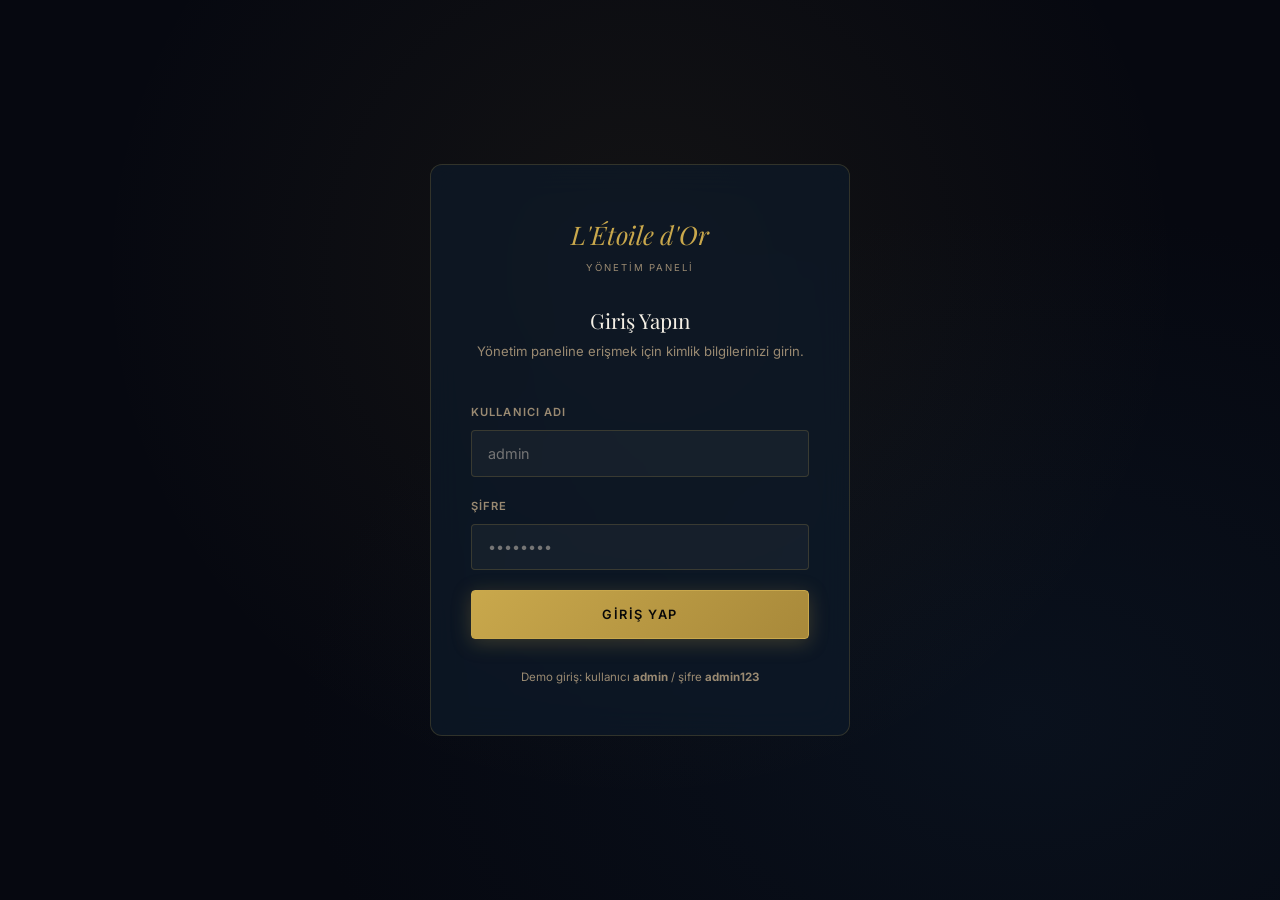
<file: letoile-dor/admin.html>
<!DOCTYPE html>
<html lang="tr">
<head>
  <meta charset="UTF-8">
  <meta name="viewport" content="width=device-width, initial-scale=1.0">
  <meta name="robots" content="noindex, nofollow">
  <title>Admin Paneli — L'Étoile d'Or</title>
  <link rel="stylesheet" href="css/style.css">
  <link rel="stylesheet" href="css/admin.css">
  <link rel="preconnect" href="https://fonts.googleapis.com">
  <link rel="icon" href="data:image/svg+xml,<svg xmlns='http://www.w3.org/2000/svg' viewBox='0 0 100 100'><text y='.9em' font-size='90'>⭐</text></svg>">
</head>
<body class="admin-body">

<!-- LOGIN SCREEN -->
<div class="admin-login" id="loginScreen">
  <div class="login-card">
    <div class="login-logo">
      <div class="login-logo-main">L'Étoile d'Or</div>
      <span class="login-logo-sub">Yönetim Paneli</span>
    </div>
    <h2 class="login-title">Giriş Yapın</h2>
    <p class="login-subtitle">Yönetim paneline erişmek için kimlik bilgilerinizi girin.</p>
    <form class="login-form" id="loginForm">
      <div>
        <label for="loginUser">Kullanıcı Adı</label>
        <input type="text" id="loginUser" placeholder="admin" autocomplete="username">
      </div>
      <div>
        <label for="loginPass">Şifre</label>
        <input type="password" id="loginPass" placeholder="••••••••" autocomplete="current-password">
      </div>
      <div class="login-error" id="loginError">Kullanıcı adı veya şifre hatalı.</div>
      <button type="submit" class="btn btn-primary" style="width:100%;justify-content:center;padding:1rem">
        Giriş Yap
      </button>
      <p class="login-note">Demo giriş: kullanıcı <strong>admin</strong> / şifre <strong>admin123</strong></p>
    </form>
  </div>
</div>

<!-- ADMIN WRAPPER -->
<div class="admin-wrapper" id="adminWrapper">

  <!-- Sidebar -->
  <aside class="admin-sidebar" id="adminSidebar">
    <div class="sidebar-header">
      <div class="sidebar-logo-main">L'Étoile d'Or</div>
      <span class="sidebar-logo-sub">Yönetim Paneli</span>
      <div class="sidebar-badge">● Canlı Sistem</div>
    </div>

    <nav class="sidebar-nav">
      <div class="sidebar-section-label">Genel</div>
      <div class="sidebar-link active" data-page="dashboard">
        <span class="sidebar-link-icon">📊</span>
        <span>Gösterge Paneli</span>
      </div>
      <div class="sidebar-link" data-page="reservations">
        <span class="sidebar-link-icon">📋</span>
        <span>Rezervasyonlar</span>
        <span class="sidebar-link-badge" id="pendingBadge">0</span>
      </div>
      <div class="sidebar-link" data-page="tables">
        <span class="sidebar-link-icon">🪑</span>
        <span>Masa Yönetimi</span>
      </div>

      <div class="sidebar-section-label">Sistem</div>
      <div class="sidebar-link" onclick="window.open('index.html','_blank')">
        <span class="sidebar-link-icon">🌐</span>
        <span>Siteyi Görüntüle</span>
      </div>
      <div class="sidebar-link" onclick="window.open('reservation.html','_blank')">
        <span class="sidebar-link-icon">➕</span>
        <span>Rezervasyon Formu</span>
      </div>
    </nav>

    <div class="sidebar-footer">
      <div class="sidebar-user">
        <div class="sidebar-avatar">A</div>
        <div>
          <div class="sidebar-user-name">Admin</div>
          <div class="sidebar-user-role">Yönetici</div>
        </div>
        <span class="sidebar-logout" id="logoutBtn" title="Çıkış Yap">🚪</span>
      </div>
    </div>
  </aside>

  <!-- Main -->
  <main class="admin-main">
    <div class="admin-topbar">
      <div style="display:flex;align-items:center;gap:1rem">
        <div class="admin-sidebar-toggle" id="sidebarToggle">
          <span>☰</span>
        </div>
        <div>
          <div class="admin-topbar-title" id="topbarTitle">Gösterge Paneli</div>
          <div class="admin-topbar-sub" id="topbarSub">Hoş geldiniz, günlük özet aşağıdadır.</div>
        </div>
      </div>
      <div class="topbar-actions">
        <span class="topbar-date" id="topbarDate"></span>
        <button class="btn btn-primary" style="font-size:0.72rem;padding:0.55rem 1.2rem" onclick="window.open('reservation.html','_blank')">
          + Yeni Rezervasyon
        </button>
      </div>
    </div>

    <div class="admin-content">

      <!-- DASHBOARD PAGE -->
      <div id="page-dashboard">
        <div class="stats-grid">
          <div class="stat-card-admin">
            <div class="stat-header">
              <div class="stat-icon gold">📋</div>
              <span class="stat-trend up" id="trend-total">↑</span>
            </div>
            <span class="stat-value" id="stat-total">0</span>
            <span class="stat-label-admin">Toplam Rezervasyon</span>
          </div>
          <div class="stat-card-admin">
            <div class="stat-header">
              <div class="stat-icon blue">📅</div>
              <span class="stat-trend up" id="trend-today"></span>
            </div>
            <span class="stat-value" id="stat-today">0</span>
            <span class="stat-label-admin">Bugünkü Rezervasyon</span>
          </div>
          <div class="stat-card-admin">
            <div class="stat-header">
              <div class="stat-icon green">✓</div>
            </div>
            <span class="stat-value" id="stat-confirmed">0</span>
            <span class="stat-label-admin">Onaylanan</span>
          </div>
          <div class="stat-card-admin">
            <div class="stat-header">
              <div class="stat-icon red">✗</div>
            </div>
            <span class="stat-value" id="stat-cancelled">0</span>
            <span class="stat-label-admin">İptal Edilen</span>
          </div>
        </div>

        <div class="admin-section-title">
          Son Rezervasyonlar
          <button class="btn btn-outline" style="font-size:0.7rem;padding:0.45rem 1rem" onclick="showPage('reservations')">Tümünü Gör</button>
        </div>
        <div class="res-table-wrap">
          <table class="res-table">
            <thead>
              <tr>
                <th>Misafir</th>
                <th>Tarih & Saat</th>
                <th>Kişi</th>
                <th>Durum</th>
                <th>İşlem</th>
              </tr>
            </thead>
            <tbody id="dashboardTableBody">
              <tr><td colspan="5"><div class="table-empty"><div class="table-empty-icon">📋</div><p>Henüz rezervasyon bulunmuyor.</p></div></td></tr>
            </tbody>
          </table>
        </div>
      </div>

      <!-- RESERVATIONS PAGE -->
      <div id="page-reservations" style="display:none">
        <div class="admin-section-title">
          Rezervasyon Listesi
          <div style="display:flex;gap:0.5rem">
            <button class="btn btn-ghost" style="font-size:0.7rem;padding:0.45rem 1rem" onclick="exportCSV()">📥 Dışa Aktar</button>
          </div>
        </div>

        <!-- Filters -->
        <div class="table-filters">
          <div class="filter-group filter-search">
            <label>Ara</label>
            <div class="filter-search-wrap">
              <span class="filter-search-icon">🔍</span>
              <input type="text" id="searchInput" placeholder="Ad, e-posta veya telefon..." oninput="applyFilters()">
            </div>
          </div>
          <div class="filter-group">
            <label>Tarih</label>
            <input type="date" id="filterDate" onchange="applyFilters()">
          </div>
          <div class="filter-group">
            <label>Saat</label>
            <select id="filterTime" onchange="applyFilters()">
              <option value="">Tümü</option>
              <option value="12">Öğle (12:00–14:00)</option>
              <option value="18">Akşam (18:00–20:00)</option>
              <option value="20">Gece (20:00–23:00)</option>
            </select>
          </div>
          <div class="filter-group">
            <label>Kişi Sayısı</label>
            <select id="filterGuests" onchange="applyFilters()">
              <option value="">Tümü</option>
              <option value="1-2">1–2 Kişi</option>
              <option value="3-4">3–4 Kişi</option>
              <option value="5+">5+ Kişi</option>
            </select>
          </div>
          <div class="filter-group">
            <label>Durum</label>
            <select id="filterStatus" onchange="applyFilters()">
              <option value="">Tümü</option>
              <option value="pending">Beklemede</option>
              <option value="confirmed">Onaylandı</option>
              <option value="cancelled">İptal Edildi</option>
              <option value="completed">Tamamlandı</option>
            </select>
          </div>
          <div class="filter-group" style="justify-content:flex-end">
            <label>&nbsp;</label>
            <button class="btn btn-ghost" style="font-size:0.72rem;padding:0.58rem 1rem" onclick="clearFilters()">Temizle</button>
          </div>
        </div>

        <div class="res-table-wrap">
          <table class="res-table">
            <thead>
              <tr>
                <th>ID</th>
                <th class="sortable" onclick="sortTable('name')">Misafir ↕</th>
                <th class="sortable" onclick="sortTable('date')">Tarih & Saat ↕</th>
                <th>Kişi</th>
                <th>Masa</th>
                <th class="sortable" onclick="sortTable('status')">Durum ↕</th>
                <th>İşlemler</th>
              </tr>
            </thead>
            <tbody id="reservationsTableBody">
              <tr><td colspan="7"><div class="table-empty"><div class="table-empty-icon">📋</div><p>Rezervasyon bulunamadı.</p></div></td></tr>
            </tbody>
          </table>
          <div class="table-pagination">
            <span class="pagination-info" id="paginationInfo">0 kayıt</span>
            <div class="pagination-btns" id="paginationBtns"></div>
          </div>
        </div>
      </div>

      <!-- TABLES PAGE -->
      <div id="page-tables" style="display:none">
        <div class="admin-section-title">Masa Yönetimi</div>
        <div style="display:flex;gap:1.5rem;margin-bottom:2rem;flex-wrap:wrap">
          <div style="display:flex;align-items:center;gap:0.5rem;font-size:0.8rem">
            <span style="color:#5ac87a">●</span> Boş
          </div>
          <div style="display:flex;align-items:center;gap:0.5rem;font-size:0.8rem">
            <span style="color:var(--gold)">●</span> Rezerveli
          </div>
          <div style="display:flex;align-items:center;gap:0.5rem;font-size:0.8rem">
            <span style="color:#e07070">●</span> Dolu
          </div>
        </div>
        <div class="tables-grid" id="tablesGrid"></div>
      </div>

    </div>
  </main>
</div>

<!-- Detail Modal -->
<div class="modal-overlay" id="detailModal">
  <div class="modal-box">
    <div class="modal-header">
      <h3 class="modal-title">Rezervasyon Detayı</h3>
      <button class="modal-close" onclick="closeModal()">✕</button>
    </div>
    <div class="modal-body" id="modalBody"></div>
    <div class="modal-footer">
      <button class="btn btn-ghost" onclick="closeModal()">Kapat</button>
    </div>
  </div>
</div>

<script src="js/admin.js"></script>
</body>
</html>
</file>
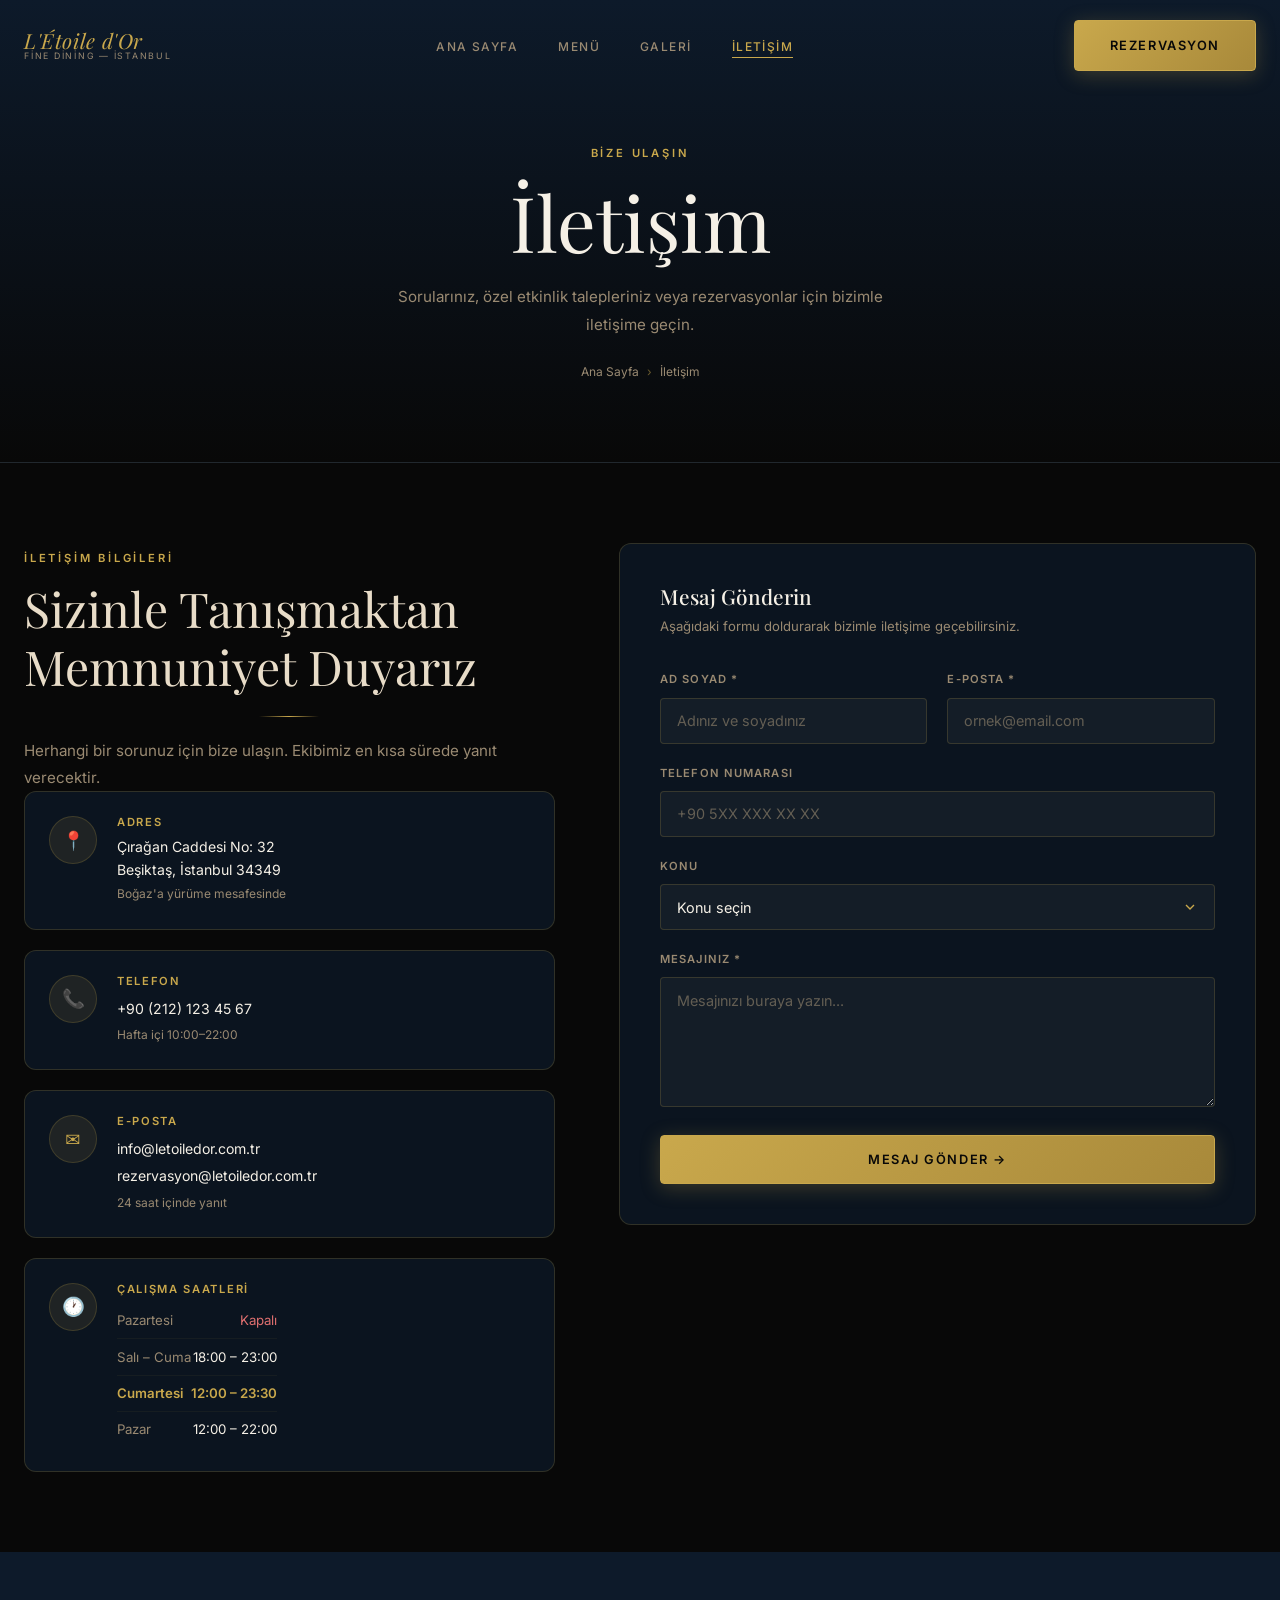
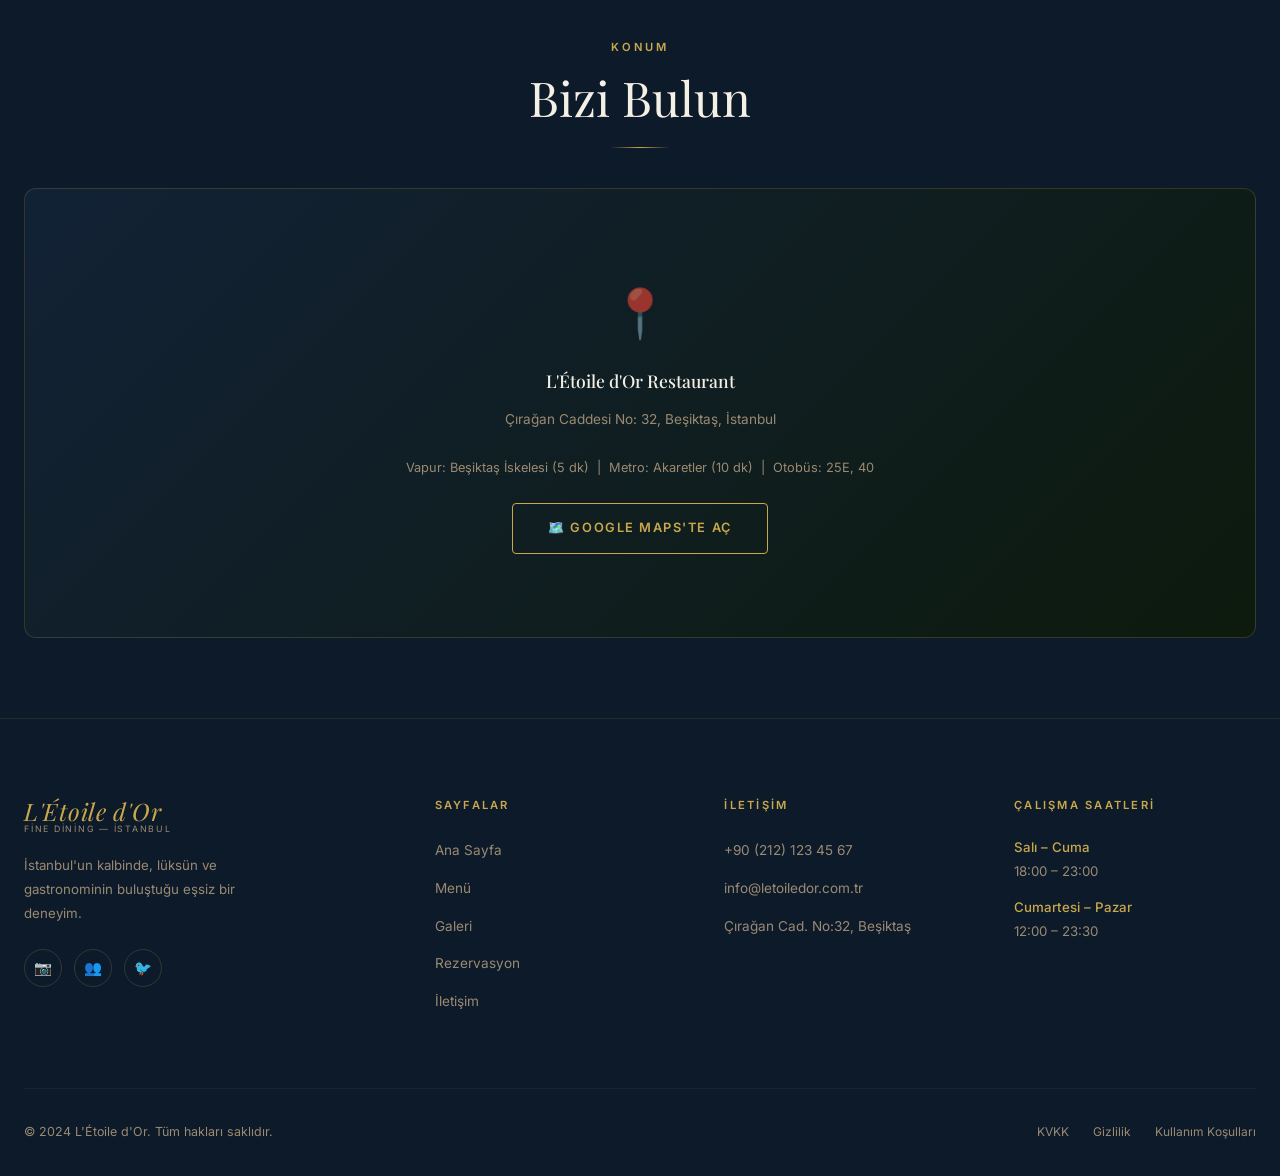
<file: letoile-dor/contact.html>
<!DOCTYPE html>
<html lang="tr">
<head>
  <meta charset="UTF-8">
  <meta name="viewport" content="width=device-width, initial-scale=1.0">
  <meta name="description" content="L'Étoile d'Or iletişim — Adres, telefon, e-posta, çalışma saatleri ve iletişim formu.">
  <title>İletişim — L'Étoile d'Or</title>
  <link rel="stylesheet" href="css/style.css">
  <link rel="stylesheet" href="css/contact.css">
  <link rel="preconnect" href="https://fonts.googleapis.com">
  <link rel="icon" href="data:image/svg+xml,<svg xmlns='http://www.w3.org/2000/svg' viewBox='0 0 100 100'><text y='.9em' font-size='90'>⭐</text></svg>">
</head>
<body>

<nav class="navbar scrolled" id="navbar">
  <div class="nav-inner">
    <a href="index.html" class="nav-logo">
      <span class="nav-logo-main">L'Étoile d'Or</span>
      <span class="nav-logo-sub">Fine Dining — İstanbul</span>
    </a>
    <ul class="nav-links">
      <li><a href="index.html">Ana Sayfa</a></li>
      <li><a href="menu.html">Menü</a></li>
      <li><a href="gallery.html">Galeri</a></li>
      <li><a href="contact.html" class="active">İletişim</a></li>
    </ul>
    <a href="reservation.html" class="btn btn-primary nav-cta">Rezervasyon</a>
    <button class="nav-toggle" id="navToggle" aria-label="Menüyü Aç">
      <span></span><span></span><span></span>
    </button>
  </div>
</nav>
<div class="mobile-menu" id="mobileMenu">
  <a href="index.html">Ana Sayfa</a>
  <a href="menu.html">Menü</a>
  <a href="gallery.html">Galeri</a>
  <a href="contact.html">İletişim</a>
  <a href="reservation.html" class="btn btn-primary">Rezervasyon Yap</a>
</div>

<!-- Page Hero -->
<div class="page-hero">
  <div class="container">
    <span class="section-label">Bize Ulaşın</span>
    <h1>İletişim</h1>
    <p>Sorularınız, özel etkinlik talepleriniz veya rezervasyonlar için bizimle iletişime geçin.</p>
    <div class="breadcrumb">
      <a href="index.html">Ana Sayfa</a>
      <span class="breadcrumb-sep">›</span>
      <span>İletişim</span>
    </div>
  </div>
</div>

<!-- Contact Section -->
<section style="background:var(--black);padding:5rem 0">
  <div class="container">
    <div class="contact-layout">
      <!-- Left: Info -->
      <div class="reveal">
        <span class="section-label">İletişim Bilgileri</span>
        <h2>Sizinle Tanışmaktan<br>Memnuniyet Duyarız</h2>
        <div class="gold-line"></div>
        <p>Herhangi bir sorunuz için bize ulaşın. Ekibimiz en kısa sürede yanıt verecektir.</p>

        <div class="info-cards">
          <div class="info-card">
            <div class="info-card-icon">📍</div>
            <div class="info-card-content">
              <h4>Adres</h4>
              <p>Çırağan Caddesi No: 32<br>Beşiktaş, İstanbul 34349</p>
              <span class="small-note">Boğaz'a yürüme mesafesinde</span>
            </div>
          </div>
          <div class="info-card">
            <div class="info-card-icon">📞</div>
            <div class="info-card-content">
              <h4>Telefon</h4>
              <a href="tel:+902121234567">+90 (212) 123 45 67</a>
              <span class="small-note">Hafta içi 10:00–22:00</span>
            </div>
          </div>
          <div class="info-card">
            <div class="info-card-icon">✉️</div>
            <div class="info-card-content">
              <h4>E-posta</h4>
              <a href="mailto:info@letoiledor.com.tr">info@letoiledor.com.tr</a><br>
              <a href="mailto:rezervasyon@letoiledor.com.tr">rezervasyon@letoiledor.com.tr</a>
              <span class="small-note">24 saat içinde yanıt</span>
            </div>
          </div>
          <div class="info-card">
            <div class="info-card-icon">🕐</div>
            <div class="info-card-content">
              <h4>Çalışma Saatleri</h4>
              <table class="hours-table">
                <tr><td>Pazartesi</td><td class="hours-closed">Kapalı</td></tr>
                <tr><td>Salı – Cuma</td><td>18:00 – 23:00</td></tr>
                <tr class="today"><td>Cumartesi</td><td>12:00 – 23:30</td></tr>
                <tr><td>Pazar</td><td>12:00 – 22:00</td></tr>
              </table>
            </div>
          </div>
        </div>
      </div>

      <!-- Right: Form -->
      <div class="contact-form-wrap reveal reveal-delay-2">
        <h3 class="contact-form-title">Mesaj Gönderin</h3>
        <p class="contact-form-subtitle">Aşağıdaki formu doldurarak bizimle iletişime geçebilirsiniz.</p>
        <form class="contact-form" id="contactForm" novalidate>
          <div class="form-row">
            <div class="form-group">
              <label for="c-name">Ad Soyad *</label>
              <input type="text" id="c-name" placeholder="Adınız ve soyadınız" required>
            </div>
            <div class="form-group">
              <label for="c-email">E-posta *</label>
              <input type="email" id="c-email" placeholder="ornek@email.com" required>
            </div>
          </div>
          <div class="form-group">
            <label for="c-phone">Telefon Numarası</label>
            <input type="tel" id="c-phone" placeholder="+90 5XX XXX XX XX">
          </div>
          <div class="form-group">
            <label for="c-subject">Konu</label>
            <select id="c-subject">
              <option value="">Konu seçin</option>
              <option value="reservation">Rezervasyon</option>
              <option value="private">Özel Etkinlik</option>
              <option value="feedback">Geri Bildirim</option>
              <option value="media">Basın & Medya</option>
              <option value="career">Kariyer</option>
              <option value="other">Diğer</option>
            </select>
          </div>
          <div class="form-group">
            <label for="c-message">Mesajınız *</label>
            <textarea id="c-message" placeholder="Mesajınızı buraya yazın..." required></textarea>
          </div>
          <button type="submit" class="btn btn-primary">Mesaj Gönder →</button>
        </form>
        <div class="form-success" id="contactSuccess">
          <p>✓ Mesajınız başarıyla iletildi. En kısa sürede size dönüş yapacağız.</p>
        </div>
      </div>
    </div>
  </div>
</section>

<!-- Map Section -->
<section class="map-section">
  <div class="container">
    <div class="section-header reveal">
      <span class="section-label">Konum</span>
      <h2 class="section-title">Bizi Bulun</h2>
      <div class="gold-line"></div>
    </div>
    <div class="map-embed reveal">
      <span class="map-pin-icon">📍</span>
      <h3>L'Étoile d'Or Restaurant</h3>
      <p>Çırağan Caddesi No: 32, Beşiktaş, İstanbul</p>
      <p style="font-size:0.8rem;color:var(--text-muted);margin-top:0.5rem">Vapur: Beşiktaş İskelesi (5 dk) &nbsp;|&nbsp; Metro: Akaretler (10 dk) &nbsp;|&nbsp; Otobüs: 25E, 40</p>
      <a href="https://maps.google.com" target="_blank" rel="noopener" class="btn btn-outline">
        🗺️ Google Maps'te Aç
      </a>
    </div>
  </div>
</section>

<footer>
  <div class="container">
    <div class="footer-grid">
      <div class="footer-brand">
        <div class="nav-logo">
          <span class="nav-logo-main">L'Étoile d'Or</span>
          <span class="nav-logo-sub">Fine Dining — İstanbul</span>
        </div>
        <p>İstanbul'un kalbinde, lüksün ve gastronominin buluştuğu eşsiz bir deneyim.</p>
        <div class="social-links">
          <a href="#" class="social-link">📷</a>
          <a href="#" class="social-link">👥</a>
          <a href="#" class="social-link">🐦</a>
        </div>
      </div>
      <div class="footer-col">
        <h4>Sayfalar</h4>
        <ul>
          <li><a href="index.html">Ana Sayfa</a></li>
          <li><a href="menu.html">Menü</a></li>
          <li><a href="gallery.html">Galeri</a></li>
          <li><a href="reservation.html">Rezervasyon</a></li>
          <li><a href="contact.html">İletişim</a></li>
        </ul>
      </div>
      <div class="footer-col">
        <h4>İletişim</h4>
        <ul>
          <li><a href="tel:+902121234567">+90 (212) 123 45 67</a></li>
          <li><a href="mailto:info@letoiledor.com.tr">info@letoiledor.com.tr</a></li>
          <li><a href="#">Çırağan Cad. No:32, Beşiktaş</a></li>
        </ul>
      </div>
      <div class="footer-col footer-hours">
        <h4>Çalışma Saatleri</h4>
        <p><span>Salı – Cuma</span><br>18:00 – 23:00</p>
        <p style="margin-top:0.75rem"><span>Cumartesi – Pazar</span><br>12:00 – 23:30</p>
      </div>
    </div>
    <div class="footer-bottom">
      <p class="footer-copy">© 2024 L'Étoile d'Or. Tüm hakları saklıdır.</p>
      <div class="footer-legal">
        <a href="kvkk.html">KVKK</a>
        <a href="privacy.html">Gizlilik</a>
        <a href="terms.html">Kullanım Koşulları</a>
      </div>
    </div>
  </div>
</footer>

<script src="js/main.js"></script>
<script>
  document.getElementById('contactForm').addEventListener('submit', function(e) {
    e.preventDefault();
    const name = document.getElementById('c-name').value.trim();
    const email = document.getElementById('c-email').value.trim();
    const message = document.getElementById('c-message').value.trim();
    if (!name || !email || !message) {
      alert('Lütfen zorunlu alanları doldurun.');
      return;
    }
    this.style.display = 'none';
    document.getElementById('contactSuccess').classList.add('show');
  });
</script>
</body>
</html>
</file>
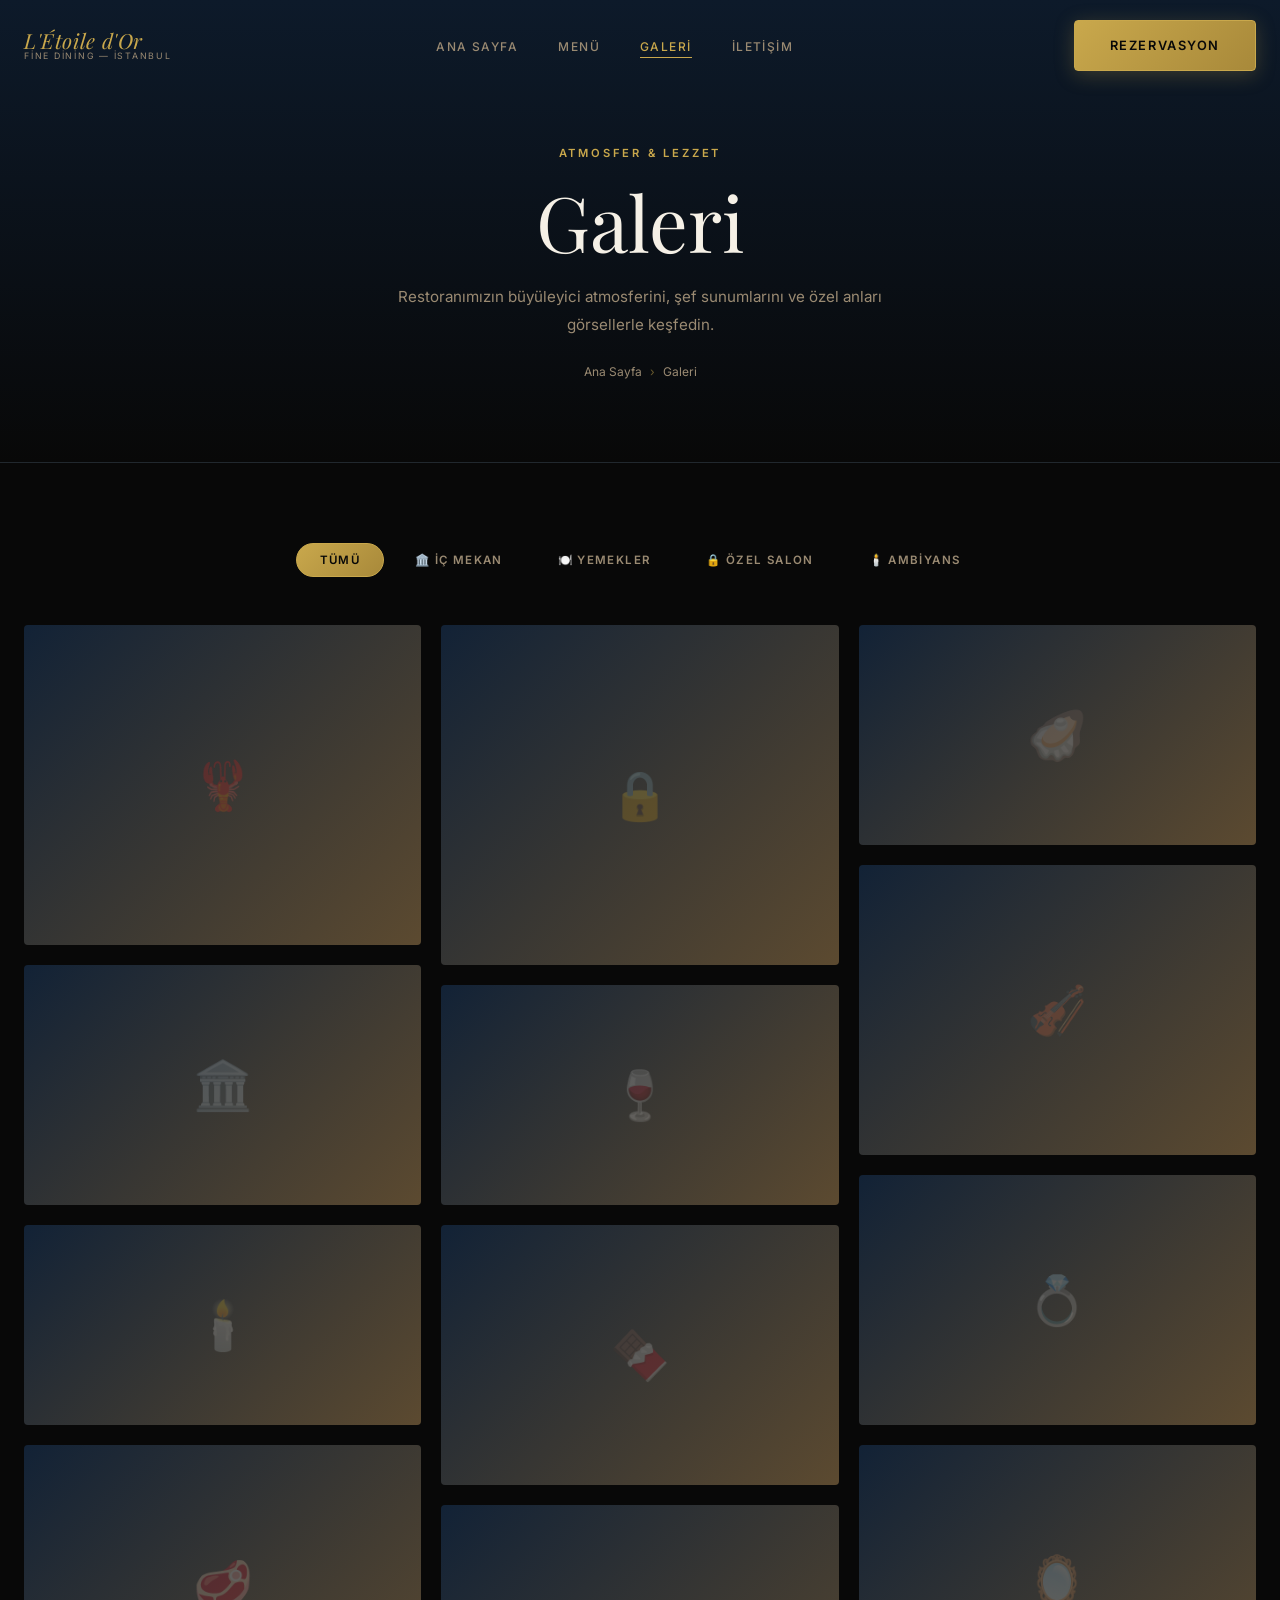
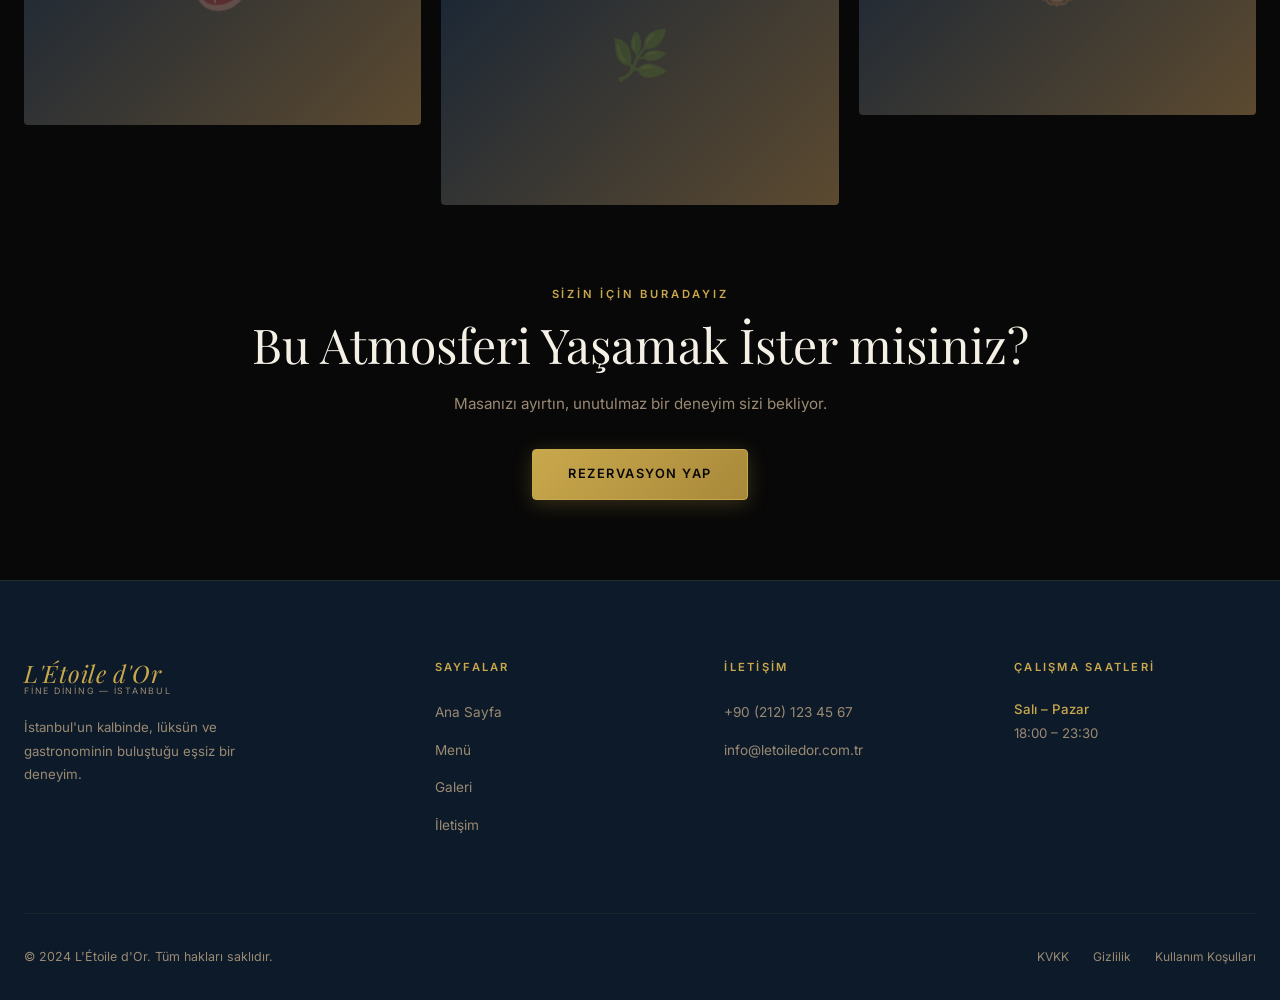
<file: letoile-dor/gallery.html>
<!DOCTYPE html>
<html lang="tr">
<head>
  <meta charset="UTF-8">
  <meta name="viewport" content="width=device-width, initial-scale=1.0">
  <meta name="description" content="L'Étoile d'Or galeri — Restoran atmosferi, yemek sunumları, özel mekan fotoğrafları.">
  <title>Galeri — L'Étoile d'Or</title>
  <link rel="stylesheet" href="css/style.css">
  <link rel="stylesheet" href="css/gallery.css">
  <link rel="preconnect" href="https://fonts.googleapis.com">
  <link rel="icon" href="data:image/svg+xml,<svg xmlns='http://www.w3.org/2000/svg' viewBox='0 0 100 100'><text y='.9em' font-size='90'>⭐</text></svg>">
</head>
<body>

<nav class="navbar scrolled" id="navbar">
  <div class="nav-inner">
    <a href="index.html" class="nav-logo">
      <span class="nav-logo-main">L'Étoile d'Or</span>
      <span class="nav-logo-sub">Fine Dining — İstanbul</span>
    </a>
    <ul class="nav-links">
      <li><a href="index.html">Ana Sayfa</a></li>
      <li><a href="menu.html">Menü</a></li>
      <li><a href="gallery.html" class="active">Galeri</a></li>
      <li><a href="contact.html">İletişim</a></li>
    </ul>
    <a href="reservation.html" class="btn btn-primary nav-cta">Rezervasyon</a>
    <button class="nav-toggle" id="navToggle" aria-label="Menüyü Aç">
      <span></span><span></span><span></span>
    </button>
  </div>
</nav>
<div class="mobile-menu" id="mobileMenu">
  <a href="index.html">Ana Sayfa</a>
  <a href="menu.html">Menü</a>
  <a href="gallery.html">Galeri</a>
  <a href="contact.html">İletişim</a>
  <a href="reservation.html" class="btn btn-primary">Rezervasyon Yap</a>
</div>

<!-- Page Hero -->
<div class="page-hero">
  <div class="container">
    <span class="section-label">Atmosfer & Lezzet</span>
    <h1>Galeri</h1>
    <p>Restoranımızın büyüleyici atmosferini, şef sunumlarını ve özel anları görsellerle keşfedin.</p>
    <div class="breadcrumb">
      <a href="index.html">Ana Sayfa</a>
      <span class="breadcrumb-sep">›</span>
      <span>Galeri</span>
    </div>
  </div>
</div>

<!-- Gallery Section -->
<section style="background:var(--black);padding:5rem 0">
  <div class="container">

    <!-- Filter -->
    <div class="gallery-filter reveal">
      <button class="filter-btn active" data-filter="all">Tümü</button>
      <button class="filter-btn" data-filter="interior">🏛️ İç Mekan</button>
      <button class="filter-btn" data-filter="food">🍽️ Yemekler</button>
      <button class="filter-btn" data-filter="private">🔒 Özel Salon</button>
      <button class="filter-btn" data-filter="ambiance">🕯️ Ambiyans</button>
    </div>

    <!-- Gallery Grid -->
    <div class="gallery-masonry" id="galleryGrid">

      <div class="gallery-masonry-item reveal" data-category="food" data-index="0">
        <div class="gal-placeholder" style="min-height:320px">🦞</div>
        <div class="gal-overlay">
          <span class="gal-category">Yemekler</span>
          <h3 class="gal-title">Truffle Kaplamalı Istakoz</h3>
          <span class="gal-expand">+</span>
        </div>
      </div>

      <div class="gallery-masonry-item reveal reveal-delay-1" data-category="interior" data-index="1">
        <div class="gal-placeholder" style="min-height:240px">🏛️</div>
        <div class="gal-overlay">
          <span class="gal-category">İç Mekan</span>
          <h3 class="gal-title">Ana Salon</h3>
          <span class="gal-expand">+</span>
        </div>
      </div>

      <div class="gallery-masonry-item reveal reveal-delay-2" data-category="ambiance" data-index="2">
        <div class="gal-placeholder" style="min-height:200px">🕯️</div>
        <div class="gal-overlay">
          <span class="gal-category">Ambiyans</span>
          <h3 class="gal-title">Akşam Işıklandırması</h3>
          <span class="gal-expand">+</span>
        </div>
      </div>

      <div class="gallery-masonry-item reveal" data-category="food" data-index="3">
        <div class="gal-placeholder" style="min-height:280px">🥩</div>
        <div class="gal-overlay">
          <span class="gal-category">Yemekler</span>
          <h3 class="gal-title">Wagyu A5 Bonfile</h3>
          <span class="gal-expand">+</span>
        </div>
      </div>

      <div class="gallery-masonry-item reveal reveal-delay-1" data-category="private" data-index="4">
        <div class="gal-placeholder" style="min-height:340px">🔒</div>
        <div class="gal-overlay">
          <span class="gal-category">Özel Salon</span>
          <h3 class="gal-title">VIP Özel Yemek Salonu</h3>
          <span class="gal-expand">+</span>
        </div>
      </div>

      <div class="gallery-masonry-item reveal reveal-delay-2" data-category="ambiance" data-index="5">
        <div class="gal-placeholder" style="min-height:220px">🍷</div>
        <div class="gal-overlay">
          <span class="gal-category">Ambiyans</span>
          <h3 class="gal-title">Şarap Mahzeni</h3>
          <span class="gal-expand">+</span>
        </div>
      </div>

      <div class="gallery-masonry-item reveal" data-category="food" data-index="6">
        <div class="gal-placeholder" style="min-height:260px">🍫</div>
        <div class="gal-overlay">
          <span class="gal-category">Yemekler</span>
          <h3 class="gal-title">Çikolata Soufflé</h3>
          <span class="gal-expand">+</span>
        </div>
      </div>

      <div class="gallery-masonry-item reveal reveal-delay-1" data-category="interior" data-index="7">
        <div class="gal-placeholder" style="min-height:300px">🌿</div>
        <div class="gal-overlay">
          <span class="gal-category">İç Mekan</span>
          <h3 class="gal-title">Teras & Bahçe</h3>
          <span class="gal-expand">+</span>
        </div>
      </div>

      <div class="gallery-masonry-item reveal reveal-delay-2" data-category="food" data-index="8">
        <div class="gal-placeholder" style="min-height:220px">🦪</div>
        <div class="gal-overlay">
          <span class="gal-category">Yemekler</span>
          <h3 class="gal-title">İstiridye ve Havyar</h3>
          <span class="gal-expand">+</span>
        </div>
      </div>

      <div class="gallery-masonry-item reveal" data-category="ambiance" data-index="9">
        <div class="gal-placeholder" style="min-height:290px">🎻</div>
        <div class="gal-overlay">
          <span class="gal-category">Ambiyans</span>
          <h3 class="gal-title">Canlı Müzik Gecesi</h3>
          <span class="gal-expand">+</span>
        </div>
      </div>

      <div class="gallery-masonry-item reveal reveal-delay-1" data-category="private" data-index="10">
        <div class="gal-placeholder" style="min-height:250px">💍</div>
        <div class="gal-overlay">
          <span class="gal-category">Özel Salon</span>
          <h3 class="gal-title">Romantik Akşam Yemeği</h3>
          <span class="gal-expand">+</span>
        </div>
      </div>

      <div class="gallery-masonry-item reveal reveal-delay-2" data-category="interior" data-index="11">
        <div class="gal-placeholder" style="min-height:270px">🪞</div>
        <div class="gal-overlay">
          <span class="gal-category">İç Mekan</span>
          <h3 class="gal-title">Bar & Lounge Alanı</h3>
          <span class="gal-expand">+</span>
        </div>
      </div>

    </div>

    <!-- CTA -->
    <div style="text-align:center;margin-top:5rem" class="reveal">
      <span class="section-label" style="display:block;text-align:center">Sizin için buradayız</span>
      <h2 style="color:var(--ivory);margin-bottom:1rem">Bu Atmosferi Yaşamak İster misiniz?</h2>
      <p style="max-width:460px;margin:0 auto 2rem">Masanızı ayırtın, unutulmaz bir deneyim sizi bekliyor.</p>
      <a href="reservation.html" class="btn btn-primary">Rezervasyon Yap</a>
    </div>

  </div>
</section>

<!-- Lightbox -->
<div class="lightbox" id="lightbox">
  <div class="lightbox-inner">
    <button class="lightbox-close" id="lightboxClose">✕</button>
    <div class="lightbox-img-placeholder" id="lightboxImg">🍽️</div>
    <div class="lightbox-caption">
      <p id="lightboxCategory" class="gal-category"></p>
      <h3 id="lightboxTitle"></h3>
    </div>
  </div>
  <button class="lightbox-nav lightbox-prev" id="lightboxPrev">‹</button>
  <button class="lightbox-nav lightbox-next" id="lightboxNext">›</button>
</div>

<footer>
  <div class="container">
    <div class="footer-grid">
      <div class="footer-brand">
        <div class="nav-logo">
          <span class="nav-logo-main">L'Étoile d'Or</span>
          <span class="nav-logo-sub">Fine Dining — İstanbul</span>
        </div>
        <p>İstanbul'un kalbinde, lüksün ve gastronominin buluştuğu eşsiz bir deneyim.</p>
      </div>
      <div class="footer-col">
        <h4>Sayfalar</h4>
        <ul>
          <li><a href="index.html">Ana Sayfa</a></li>
          <li><a href="menu.html">Menü</a></li>
          <li><a href="gallery.html">Galeri</a></li>
          <li><a href="contact.html">İletişim</a></li>
        </ul>
      </div>
      <div class="footer-col">
        <h4>İletişim</h4>
        <ul>
          <li><a href="tel:+902121234567">+90 (212) 123 45 67</a></li>
          <li><a href="mailto:info@letoiledor.com.tr">info@letoiledor.com.tr</a></li>
        </ul>
      </div>
      <div class="footer-col footer-hours">
        <h4>Çalışma Saatleri</h4>
        <p><span>Salı – Pazar</span><br>18:00 – 23:30</p>
      </div>
    </div>
    <div class="footer-bottom">
      <p class="footer-copy">© 2024 L'Étoile d'Or. Tüm hakları saklıdır.</p>
      <div class="footer-legal">
        <a href="kvkk.html">KVKK</a>
        <a href="privacy.html">Gizlilik</a>
        <a href="terms.html">Kullanım Koşulları</a>
      </div>
    </div>
  </div>
</footer>

<script src="js/main.js"></script>
<script>
  // Gallery filter
  const filterBtns = document.querySelectorAll('.filter-btn');
  const galleryItems = document.querySelectorAll('.gallery-masonry-item');

  filterBtns.forEach(btn => {
    btn.addEventListener('click', function() {
      filterBtns.forEach(b => b.classList.remove('active'));
      this.classList.add('active');
      const filter = this.dataset.filter;
      galleryItems.forEach(item => {
        if (filter === 'all' || item.dataset.category === filter) {
          item.style.display = 'block';
        } else {
          item.style.display = 'none';
        }
      });
    });
  });

  // Lightbox
  const lightbox = document.getElementById('lightbox');
  const lightboxImg = document.getElementById('lightboxImg');
  const lightboxTitle = document.getElementById('lightboxTitle');
  const lightboxCategory = document.getElementById('lightboxCategory');
  let currentIndex = 0;
  const items = Array.from(galleryItems);

  function openLightbox(index) {
    currentIndex = index;
    const item = items[index];
    const emoji = item.querySelector('.gal-placeholder').textContent.trim();
    lightboxImg.textContent = emoji;
    lightboxTitle.textContent = item.querySelector('.gal-title').textContent;
    lightboxCategory.textContent = item.querySelector('.gal-category').textContent;
    lightbox.classList.add('open');
    document.body.style.overflow = 'hidden';
  }

  galleryItems.forEach((item, i) => {
    item.addEventListener('click', () => openLightbox(i));
  });

  document.getElementById('lightboxClose').addEventListener('click', () => {
    lightbox.classList.remove('open');
    document.body.style.overflow = '';
  });
  lightbox.addEventListener('click', e => {
    if (e.target === lightbox) {
      lightbox.classList.remove('open');
      document.body.style.overflow = '';
    }
  });
  document.getElementById('lightboxPrev').addEventListener('click', () => {
    const visibleItems = items.filter(i => i.style.display !== 'none');
    const ci = visibleItems.indexOf(items[currentIndex]);
    const prev = (ci - 1 + visibleItems.length) % visibleItems.length;
    openLightbox(items.indexOf(visibleItems[prev]));
  });
  document.getElementById('lightboxNext').addEventListener('click', () => {
    const visibleItems = items.filter(i => i.style.display !== 'none');
    const ci = visibleItems.indexOf(items[currentIndex]);
    const next = (ci + 1) % visibleItems.length;
    openLightbox(items.indexOf(visibleItems[next]));
  });
  document.addEventListener('keydown', e => {
    if (!lightbox.classList.contains('open')) return;
    if (e.key === 'Escape') { lightbox.classList.remove('open'); document.body.style.overflow = ''; }
    if (e.key === 'ArrowLeft') document.getElementById('lightboxPrev').click();
    if (e.key === 'ArrowRight') document.getElementById('lightboxNext').click();
  });
</script>
</body>
</html>
</file>
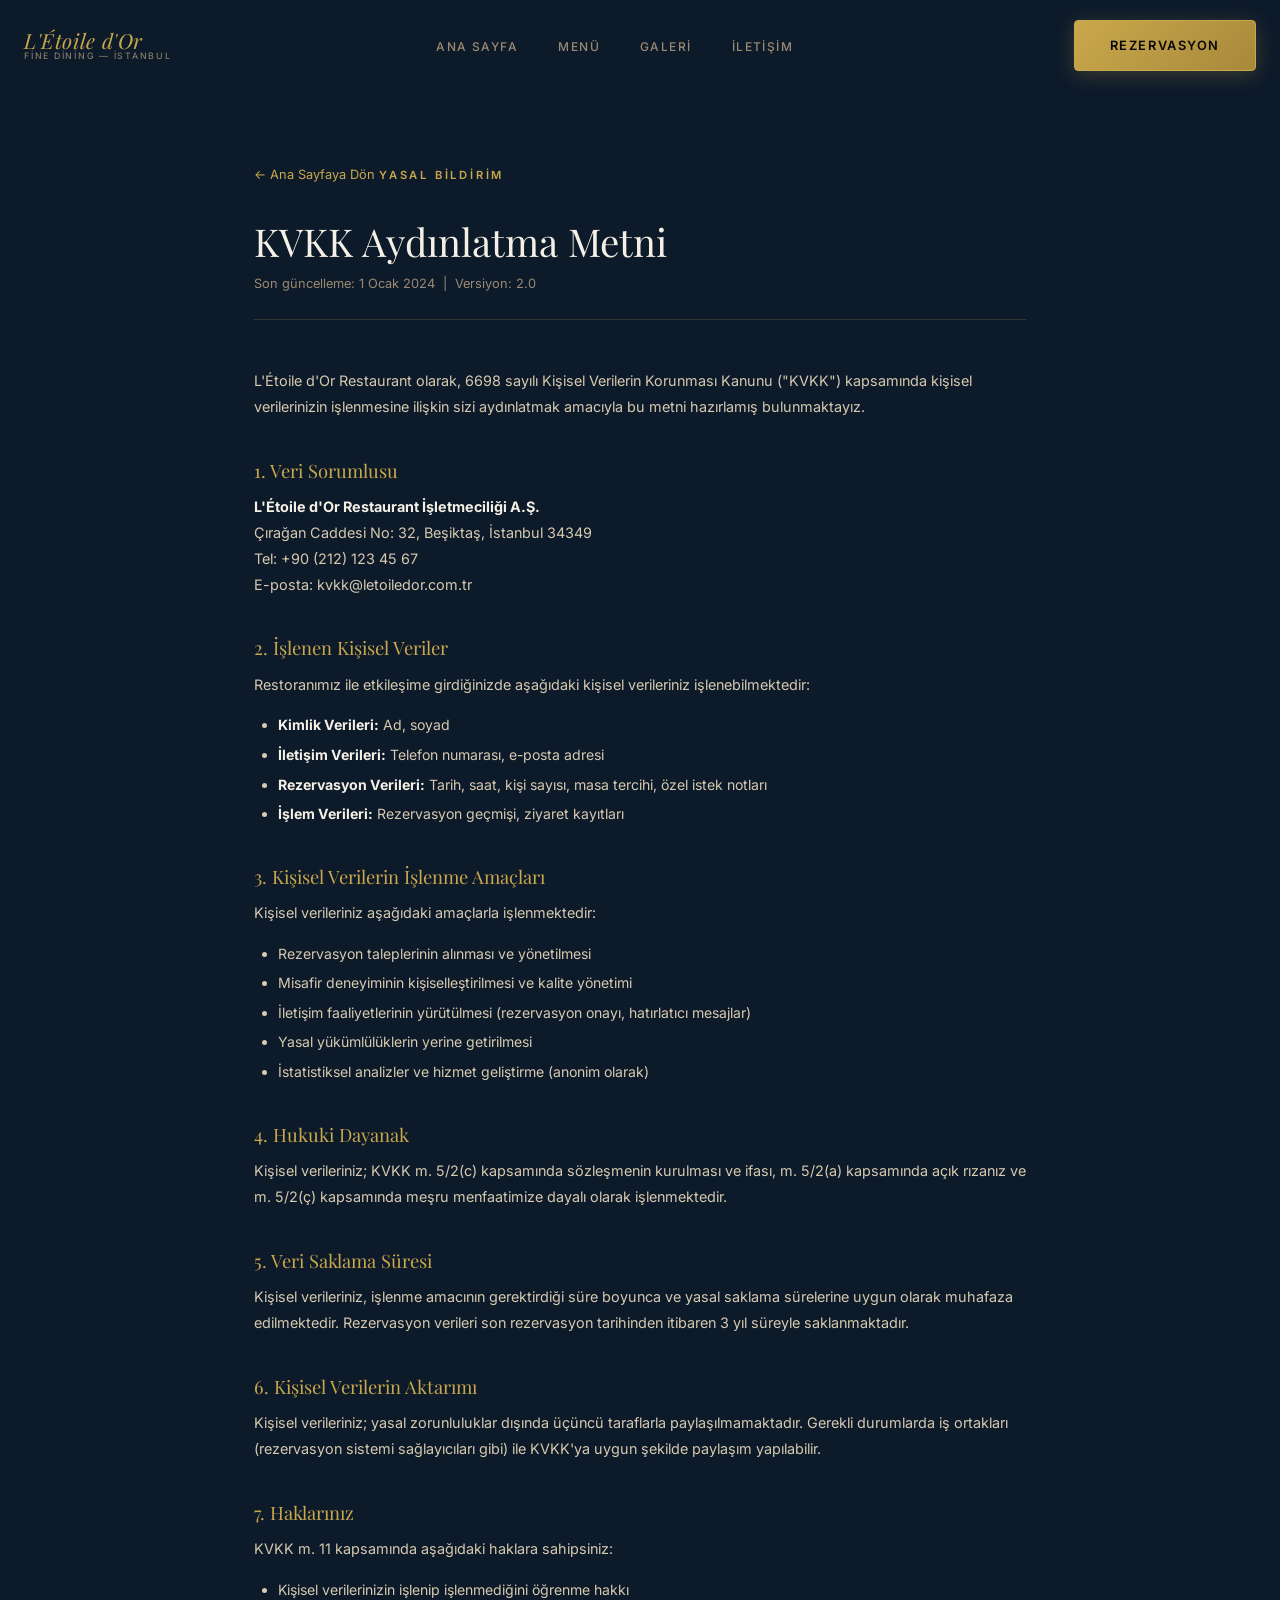
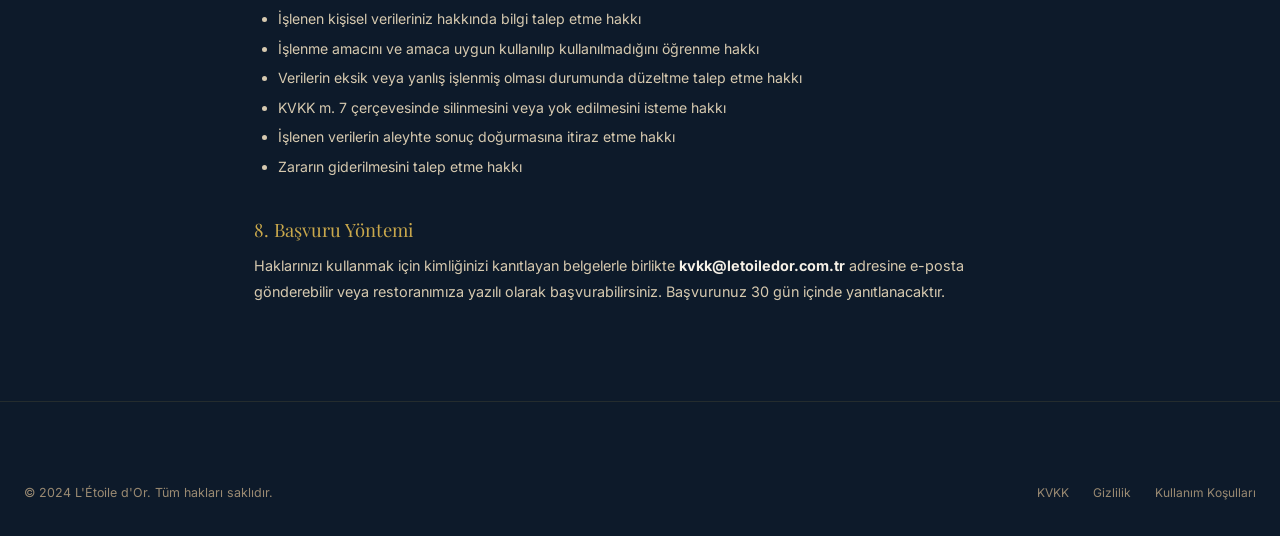
<file: letoile-dor/kvkk.html>
<!DOCTYPE html>
<html lang="tr">
<head>
  <meta charset="UTF-8">
  <meta name="viewport" content="width=device-width, initial-scale=1.0">
  <title>KVKK Aydınlatma Metni — L'Étoile d'Or</title>
  <link rel="stylesheet" href="css/style.css">
  <link rel="preconnect" href="https://fonts.googleapis.com">
  <link rel="icon" href="data:image/svg+xml,<svg xmlns='http://www.w3.org/2000/svg' viewBox='0 0 100 100'><text y='.9em' font-size='90'>⭐</text></svg>">
  <style>
    .legal-content { max-width: 820px; margin: 0 auto; padding: 5rem 1.5rem; }
    .legal-content h1 { color: var(--ivory); font-size: clamp(1.6rem,4vw,2.4rem); margin-bottom: 0.5rem; }
    .legal-content .meta { font-size: 0.8rem; color: var(--text-muted); margin-bottom: 3rem; padding-bottom: 1.5rem; border-bottom: 1px solid var(--glass-border); }
    .legal-content h2 { color: var(--gold); font-family: var(--font-serif); font-size: 1.15rem; margin: 2.5rem 0 0.75rem; }
    .legal-content p { font-size: 0.9rem; color: var(--beige); line-height: 1.8; margin-bottom: 1rem; }
    .legal-content ul { margin: 0.75rem 0 1rem 1.5rem; list-style: disc; }
    .legal-content ul li { font-size: 0.88rem; color: var(--beige); line-height: 1.7; margin-bottom: 0.35rem; }
    .legal-content strong { color: var(--ivory); }
    .legal-back { display: inline-flex; align-items: center; gap: 0.5rem; font-size: 0.8rem; color: var(--gold); margin-bottom: 2rem; transition: opacity 0.2s; }
    .legal-back:hover { opacity: 0.8; }
  </style>
</head>
<body style="background:var(--navy)">
<nav class="navbar scrolled" id="navbar">
  <div class="nav-inner">
    <a href="index.html" class="nav-logo">
      <span class="nav-logo-main">L'Étoile d'Or</span>
      <span class="nav-logo-sub">Fine Dining — İstanbul</span>
    </a>
    <ul class="nav-links">
      <li><a href="index.html">Ana Sayfa</a></li>
      <li><a href="menu.html">Menü</a></li>
      <li><a href="gallery.html">Galeri</a></li>
      <li><a href="contact.html">İletişim</a></li>
    </ul>
    <a href="reservation.html" class="btn btn-primary nav-cta">Rezervasyon</a>
    <button class="nav-toggle" id="navToggle"><span></span><span></span><span></span></button>
  </div>
</nav>
<div class="mobile-menu" id="mobileMenu">
  <a href="index.html">Ana Sayfa</a><a href="menu.html">Menü</a><a href="gallery.html">Galeri</a><a href="contact.html">İletişim</a>
  <a href="reservation.html" class="btn btn-primary">Rezervasyon Yap</a>
</div>

<div style="padding-top:5rem;background:var(--navy)">
  <div class="legal-content">
    <a href="index.html" class="legal-back">← Ana Sayfaya Dön</a>
    <span class="section-label">Yasal Bildirim</span>
    <h1>KVKK Aydınlatma Metni</h1>
    <p class="meta">Son güncelleme: 1 Ocak 2024 &nbsp;|&nbsp; Versiyon: 2.0</p>

    <p>L'Étoile d'Or Restaurant olarak, 6698 sayılı Kişisel Verilerin Korunması Kanunu ("KVKK") kapsamında kişisel verilerinizin işlenmesine ilişkin sizi aydınlatmak amacıyla bu metni hazırlamış bulunmaktayız.</p>

    <h2>1. Veri Sorumlusu</h2>
    <p><strong>L'Étoile d'Or Restaurant İşletmeciliği A.Ş.</strong><br>
    Çırağan Caddesi No: 32, Beşiktaş, İstanbul 34349<br>
    Tel: +90 (212) 123 45 67<br>
    E-posta: kvkk@letoiledor.com.tr</p>

    <h2>2. İşlenen Kişisel Veriler</h2>
    <p>Restoranımız ile etkileşime girdiğinizde aşağıdaki kişisel verileriniz işlenebilmektedir:</p>
    <ul>
      <li><strong>Kimlik Verileri:</strong> Ad, soyad</li>
      <li><strong>İletişim Verileri:</strong> Telefon numarası, e-posta adresi</li>
      <li><strong>Rezervasyon Verileri:</strong> Tarih, saat, kişi sayısı, masa tercihi, özel istek notları</li>
      <li><strong>İşlem Verileri:</strong> Rezervasyon geçmişi, ziyaret kayıtları</li>
    </ul>

    <h2>3. Kişisel Verilerin İşlenme Amaçları</h2>
    <p>Kişisel verileriniz aşağıdaki amaçlarla işlenmektedir:</p>
    <ul>
      <li>Rezervasyon taleplerinin alınması ve yönetilmesi</li>
      <li>Misafir deneyiminin kişiselleştirilmesi ve kalite yönetimi</li>
      <li>İletişim faaliyetlerinin yürütülmesi (rezervasyon onayı, hatırlatıcı mesajlar)</li>
      <li>Yasal yükümlülüklerin yerine getirilmesi</li>
      <li>İstatistiksel analizler ve hizmet geliştirme (anonim olarak)</li>
    </ul>

    <h2>4. Hukuki Dayanak</h2>
    <p>Kişisel verileriniz; KVKK m. 5/2(c) kapsamında sözleşmenin kurulması ve ifası, m. 5/2(a) kapsamında açık rızanız ve m. 5/2(ç) kapsamında meşru menfaatimize dayalı olarak işlenmektedir.</p>

    <h2>5. Veri Saklama Süresi</h2>
    <p>Kişisel verileriniz, işlenme amacının gerektirdiği süre boyunca ve yasal saklama sürelerine uygun olarak muhafaza edilmektedir. Rezervasyon verileri son rezervasyon tarihinden itibaren 3 yıl süreyle saklanmaktadır.</p>

    <h2>6. Kişisel Verilerin Aktarımı</h2>
    <p>Kişisel verileriniz; yasal zorunluluklar dışında üçüncü taraflarla paylaşılmamaktadır. Gerekli durumlarda iş ortakları (rezervasyon sistemi sağlayıcıları gibi) ile KVKK'ya uygun şekilde paylaşım yapılabilir.</p>

    <h2>7. Haklarınız</h2>
    <p>KVKK m. 11 kapsamında aşağıdaki haklara sahipsiniz:</p>
    <ul>
      <li>Kişisel verilerinizin işlenip işlenmediğini öğrenme hakkı</li>
      <li>İşlenen kişisel verileriniz hakkında bilgi talep etme hakkı</li>
      <li>İşlenme amacını ve amaca uygun kullanılıp kullanılmadığını öğrenme hakkı</li>
      <li>Verilerin eksik veya yanlış işlenmiş olması durumunda düzeltme talep etme hakkı</li>
      <li>KVKK m. 7 çerçevesinde silinmesini veya yok edilmesini isteme hakkı</li>
      <li>İşlenen verilerin aleyhte sonuç doğurmasına itiraz etme hakkı</li>
      <li>Zararın giderilmesini talep etme hakkı</li>
    </ul>

    <h2>8. Başvuru Yöntemi</h2>
    <p>Haklarınızı kullanmak için kimliğinizi kanıtlayan belgelerle birlikte <strong>kvkk@letoiledor.com.tr</strong> adresine e-posta gönderebilir veya restoranımıza yazılı olarak başvurabilirsiniz. Başvurunuz 30 gün içinde yanıtlanacaktır.</p>
  </div>
</div>

<footer>
  <div class="container">
    <div class="footer-bottom" style="border-top:none;padding-top:0">
      <p class="footer-copy">© 2024 L'Étoile d'Or. Tüm hakları saklıdır.</p>
      <div class="footer-legal">
        <a href="kvkk.html">KVKK</a>
        <a href="privacy.html">Gizlilik</a>
        <a href="terms.html">Kullanım Koşulları</a>
      </div>
    </div>
  </div>
</footer>
<script src="js/main.js"></script>
</body>
</html>
</file>
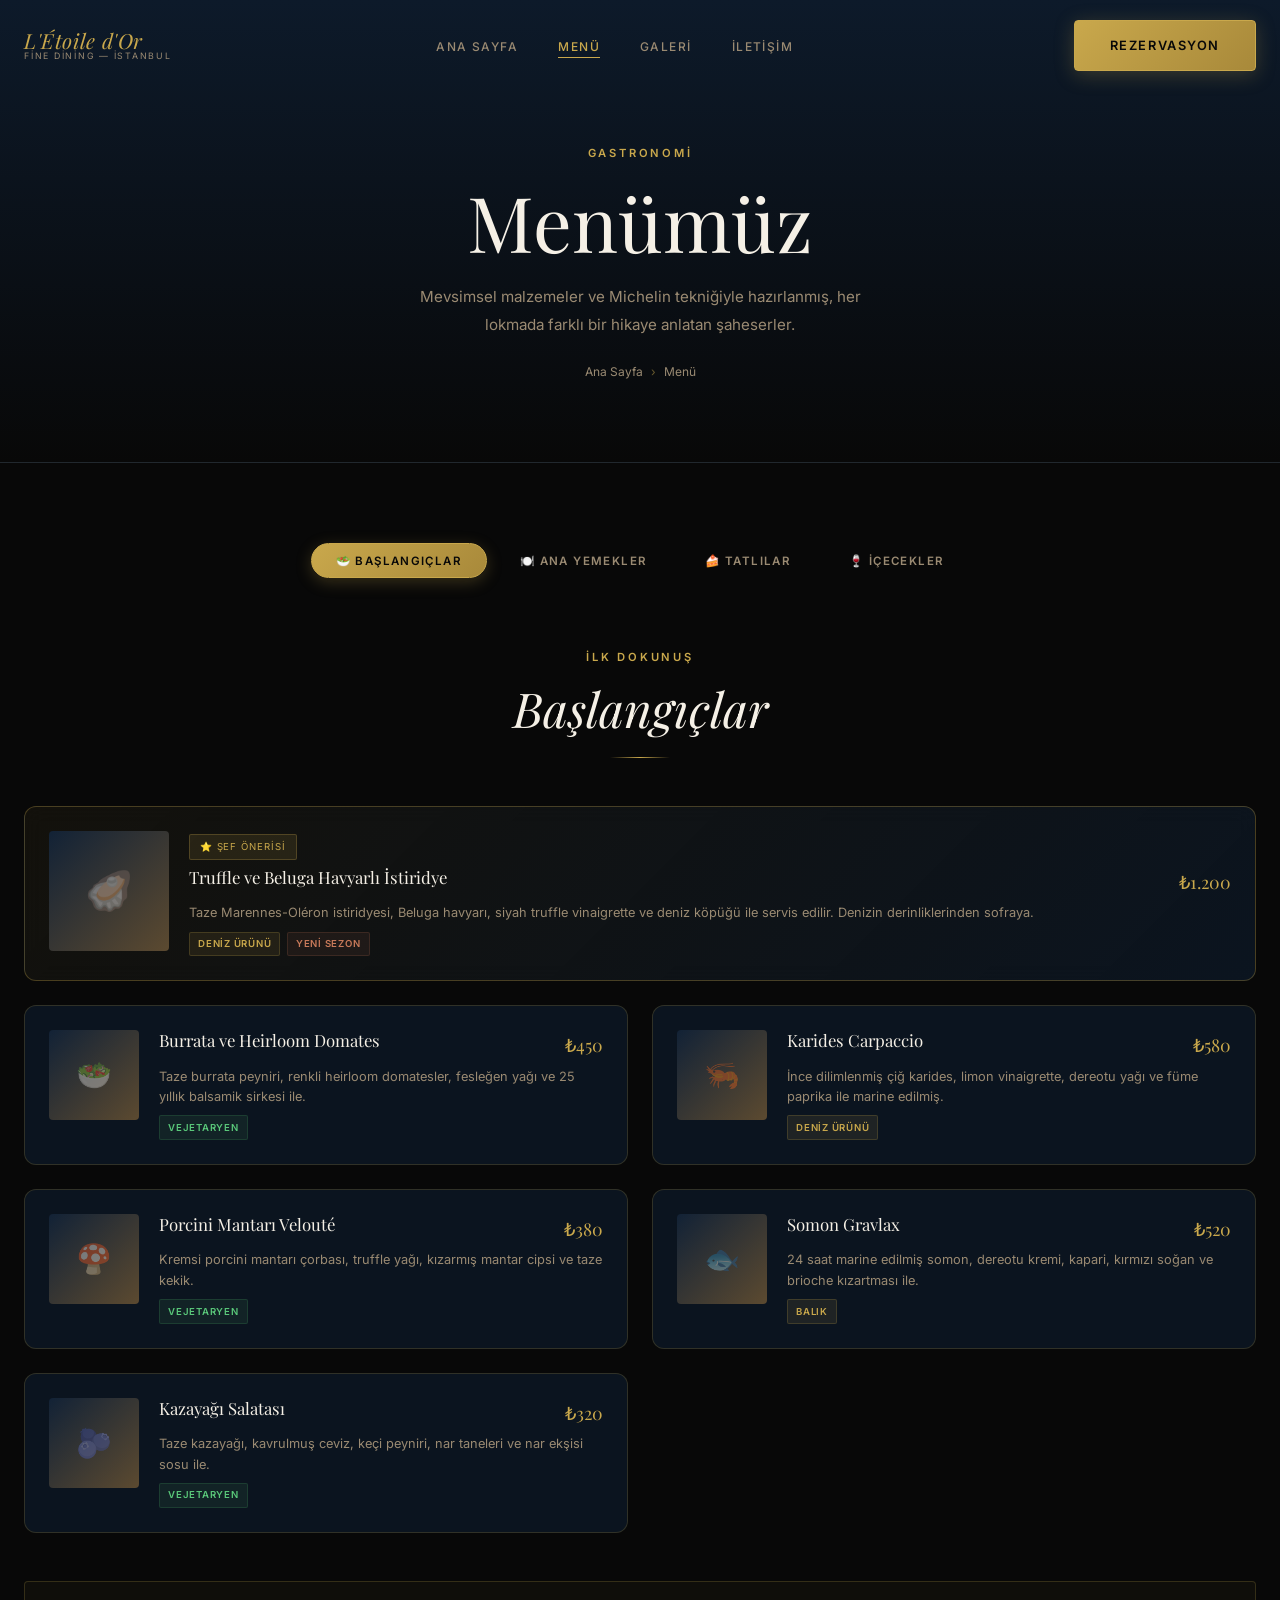
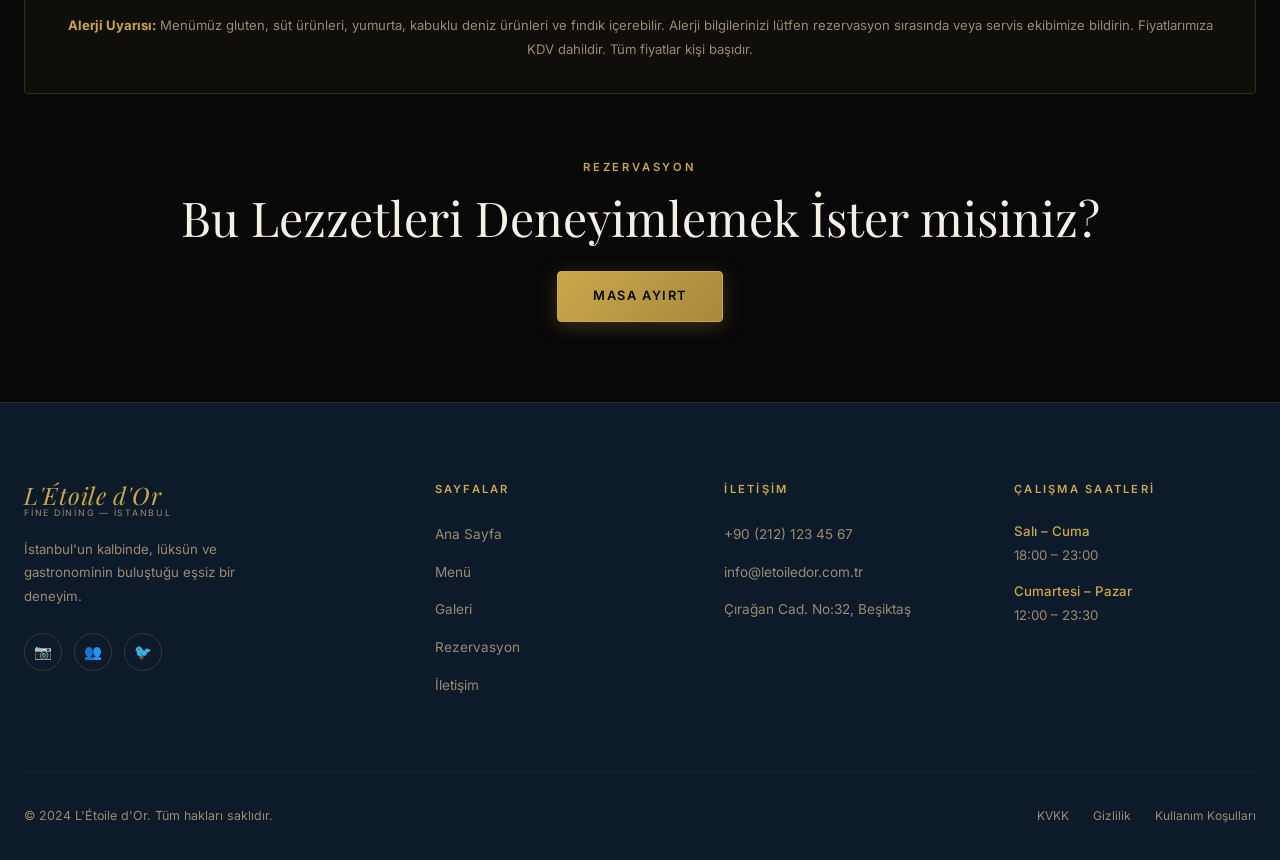
<file: letoile-dor/menu.html>
<!DOCTYPE html>
<html lang="tr">
<head>
  <meta charset="UTF-8">
  <meta name="viewport" content="width=device-width, initial-scale=1.0">
  <meta name="description" content="L'Étoile d'Or menüsü — Başlangıçlardan ana yemeklere, tatlılardan içeceklere kadar premium fine dining deneyimi.">
  <title>Menü — L'Étoile d'Or</title>
  <link rel="stylesheet" href="css/style.css">
  <link rel="stylesheet" href="css/menu.css">
  <link rel="preconnect" href="https://fonts.googleapis.com">
  <link rel="icon" href="data:image/svg+xml,<svg xmlns='http://www.w3.org/2000/svg' viewBox='0 0 100 100'><text y='.9em' font-size='90'>⭐</text></svg>">
</head>
<body>

<nav class="navbar scrolled" id="navbar">
  <div class="nav-inner">
    <a href="index.html" class="nav-logo">
      <span class="nav-logo-main">L'Étoile d'Or</span>
      <span class="nav-logo-sub">Fine Dining — İstanbul</span>
    </a>
    <ul class="nav-links">
      <li><a href="index.html">Ana Sayfa</a></li>
      <li><a href="menu.html" class="active">Menü</a></li>
      <li><a href="gallery.html">Galeri</a></li>
      <li><a href="contact.html">İletişim</a></li>
    </ul>
    <a href="reservation.html" class="btn btn-primary nav-cta">Rezervasyon</a>
    <button class="nav-toggle" id="navToggle" aria-label="Menüyü Aç">
      <span></span><span></span><span></span>
    </button>
  </div>
</nav>
<div class="mobile-menu" id="mobileMenu">
  <a href="index.html">Ana Sayfa</a>
  <a href="menu.html">Menü</a>
  <a href="gallery.html">Galeri</a>
  <a href="contact.html">İletişim</a>
  <a href="reservation.html" class="btn btn-primary">Rezervasyon Yap</a>
</div>

<!-- Page Hero -->
<div class="page-hero">
  <div class="container">
    <span class="section-label">Gastronomi</span>
    <h1>Menümüz</h1>
    <p>Mevsimsel malzemeler ve Michelin tekniğiyle hazırlanmış, her lokmada farklı bir hikaye anlatan şaheserler.</p>
    <div class="breadcrumb">
      <a href="index.html">Ana Sayfa</a>
      <span class="breadcrumb-sep">›</span>
      <span>Menü</span>
    </div>
  </div>
</div>

<!-- Menu Section -->
<section style="background:var(--black);padding:5rem 0">
  <div class="container">

    <!-- Tab Navigation -->
    <div class="menu-nav reveal">
      <button class="menu-tab active" data-tab="starters">🥗 Başlangıçlar</button>
      <button class="menu-tab" data-tab="mains">🍽️ Ana Yemekler</button>
      <button class="menu-tab" data-tab="desserts">🍰 Tatlılar</button>
      <button class="menu-tab" data-tab="drinks">🍷 İçecekler</button>
    </div>

    <!-- STARTERS -->
    <div class="menu-category active" id="tab-starters">
      <div class="menu-category-header reveal">
        <span class="section-label">İlk Dokunuş</span>
        <h2>Başlangıçlar</h2>
        <div class="gold-line"></div>
      </div>
      <div class="menu-items">
        <div class="menu-item featured reveal">
          <div class="menu-item-img">🦪</div>
          <div class="menu-item-content">
            <span class="featured-badge">⭐ Şef Önerisi</span>
            <div class="menu-item-header">
              <span class="menu-item-name">Truffle ve Beluga Havyarlı İstiridye</span>
              <span class="menu-item-price">₺1.200</span>
            </div>
            <p class="menu-item-desc">Taze Marennes-Oléron istiridyesi, Beluga havyarı, siyah truffle vinaigrette ve deniz köpüğü ile servis edilir. Denizin derinliklerinden sofraya.</p>
            <div class="menu-item-tags">
              <span class="menu-tag">Deniz Ürünü</span>
              <span class="menu-tag new">Yeni Sezon</span>
            </div>
          </div>
        </div>
        <div class="menu-item reveal reveal-delay-1">
          <div class="menu-item-img">🥗</div>
          <div class="menu-item-content">
            <div class="menu-item-header">
              <span class="menu-item-name">Burrata ve Heirloom Domates</span>
              <span class="menu-item-price">₺450</span>
            </div>
            <p class="menu-item-desc">Taze burrata peyniri, renkli heirloom domatesler, fesleğen yağı ve 25 yıllık balsamik sirkesi ile.</p>
            <div class="menu-item-tags"><span class="menu-tag veg">Vejetaryen</span></div>
          </div>
        </div>
        <div class="menu-item reveal reveal-delay-2">
          <div class="menu-item-img">🦐</div>
          <div class="menu-item-content">
            <div class="menu-item-header">
              <span class="menu-item-name">Karides Carpaccio</span>
              <span class="menu-item-price">₺580</span>
            </div>
            <p class="menu-item-desc">İnce dilimlenmiş çiğ karides, limon vinaigrette, dereotu yağı ve füme paprika ile marine edilmiş.</p>
            <div class="menu-item-tags"><span class="menu-tag">Deniz Ürünü</span></div>
          </div>
        </div>
        <div class="menu-item reveal reveal-delay-1">
          <div class="menu-item-img">🍄</div>
          <div class="menu-item-content">
            <div class="menu-item-header">
              <span class="menu-item-name">Porcini Mantarı Velouté</span>
              <span class="menu-item-price">₺380</span>
            </div>
            <p class="menu-item-desc">Kremsi porcini mantarı çorbası, truffle yağı, kızarmış mantar cipsi ve taze kekik.</p>
            <div class="menu-item-tags"><span class="menu-tag veg">Vejetaryen</span></div>
          </div>
        </div>
        <div class="menu-item reveal reveal-delay-2">
          <div class="menu-item-img">🐟</div>
          <div class="menu-item-content">
            <div class="menu-item-header">
              <span class="menu-item-name">Somon Gravlax</span>
              <span class="menu-item-price">₺520</span>
            </div>
            <p class="menu-item-desc">24 saat marine edilmiş somon, dereotu kremi, kapari, kırmızı soğan ve brioche kızartması ile.</p>
            <div class="menu-item-tags"><span class="menu-tag">Balık</span></div>
          </div>
        </div>
        <div class="menu-item reveal reveal-delay-3">
          <div class="menu-item-img">🫐</div>
          <div class="menu-item-content">
            <div class="menu-item-header">
              <span class="menu-item-name">Kazayağı Salatası</span>
              <span class="menu-item-price">₺320</span>
            </div>
            <p class="menu-item-desc">Taze kazayağı, kavrulmuş ceviz, keçi peyniri, nar taneleri ve nar ekşisi sosu ile.</p>
            <div class="menu-item-tags"><span class="menu-tag veg">Vejetaryen</span></div>
          </div>
        </div>
      </div>
    </div>

    <!-- MAINS -->
    <div class="menu-category" id="tab-mains">
      <div class="menu-category-header reveal">
        <span class="section-label">Esas Lezzet</span>
        <h2>Ana Yemekler</h2>
        <div class="gold-line"></div>
      </div>
      <div class="menu-items">
        <div class="menu-item featured reveal">
          <div class="menu-item-img">🥩</div>
          <div class="menu-item-content">
            <span class="featured-badge">⭐ İmza Tabak</span>
            <div class="menu-item-header">
              <span class="menu-item-name">Wagyu A5 Bonfile — Truffle Püreli</span>
              <span class="menu-item-price">₺2.400</span>
            </div>
            <p class="menu-item-desc">Japon Wagyu A5 bonfile, siyah truffle püresi, şarap redüksiyon sosu, kızarmış porcini mantarı ve zeytinyağlı ızgara kuşkonmaz ile servis edilir.</p>
            <div class="menu-item-tags"><span class="menu-tag">Etli</span><span class="menu-tag new">Şef Seçimi</span></div>
          </div>
        </div>
        <div class="menu-item reveal reveal-delay-1">
          <div class="menu-item-img">🦞</div>
          <div class="menu-item-content">
            <div class="menu-item-header">
              <span class="menu-item-name">Truffle Kaplamalı Akdeniz Istakozu</span>
              <span class="menu-item-price">₺1.850</span>
            </div>
            <p class="menu-item-desc">Taze Akdeniz ıstakozu, siyah truffle, şampanya tereyağı sosu ve kaviarlı patates püresi eşliğinde.</p>
            <div class="menu-item-tags"><span class="menu-tag">Deniz Ürünü</span></div>
          </div>
        </div>
        <div class="menu-item reveal reveal-delay-2">
          <div class="menu-item-img">🐟</div>
          <div class="menu-item-content">
            <div class="menu-item-header">
              <span class="menu-item-name">Fırın Levrek — Bouillabaisse Sosu</span>
              <span class="menu-item-price">₺980</span>
            </div>
            <p class="menu-item-desc">Taze levrek fileto, Provence bouillabaisse sosu, safran risotto ve deniz tarağı ile fırınlanmış.</p>
            <div class="menu-item-tags"><span class="menu-tag">Balık</span></div>
          </div>
        </div>
        <div class="menu-item reveal reveal-delay-1">
          <div class="menu-item-img">🍗</div>
          <div class="menu-item-content">
            <div class="menu-item-header">
              <span class="menu-item-name">Bresse Tavuğu — Truffle Altında</span>
              <span class="menu-item-price">₺1.150</span>
            </div>
            <p class="menu-item-desc">Fransız Bresse tavuğu, deri altı truffle, kremalı mantar sos ve fırın kök sebzeler.</p>
            <div class="menu-item-tags"><span class="menu-tag">Kümes</span></div>
          </div>
        </div>
        <div class="menu-item reveal reveal-delay-2">
          <div class="menu-item-img">🥩</div>
          <div class="menu-item-content">
            <div class="menu-item-header">
              <span class="menu-item-name">Rack of Lamb — Herb Crusted</span>
              <span class="menu-item-price">₺1.400</span>
            </div>
            <p class="menu-item-desc">Otlu kabuklu kuzu pirzola, fırında sebzeler, kırmızı şarap jus ve nane ile frenk soğanı yağı.</p>
            <div class="menu-item-tags"><span class="menu-tag">Etli</span></div>
          </div>
        </div>
        <div class="menu-item reveal reveal-delay-3">
          <div class="menu-item-img">🌱</div>
          <div class="menu-item-content">
            <div class="menu-item-header">
              <span class="menu-item-name">Truffle Risotto — Parmesan</span>
              <span class="menu-item-price">₺780</span>
            </div>
            <p class="menu-item-desc">Arborio pirinç, siyah truffle, 36 ay olgunlaştırılmış Parmesan, beyaz şarap ve taze fesleğen.</p>
            <div class="menu-item-tags"><span class="menu-tag veg">Vejetaryen</span></div>
          </div>
        </div>
      </div>
    </div>

    <!-- DESSERTS -->
    <div class="menu-category" id="tab-desserts">
      <div class="menu-category-header reveal">
        <span class="section-label">Tatlı Final</span>
        <h2>Tatlılar</h2>
        <div class="gold-line"></div>
      </div>
      <div class="menu-items">
        <div class="menu-item featured reveal">
          <div class="menu-item-img">🍫</div>
          <div class="menu-item-content">
            <span class="featured-badge">⭐ Şef Önerisi</span>
            <div class="menu-item-header">
              <span class="menu-item-name">Altın Varak Çikolata Soufflé</span>
              <span class="menu-item-price">₺650</span>
            </div>
            <p class="menu-item-desc">Yükselen Valrhona çikolata soufflé, Tahiti vanilya dondurması, 24 ayar altın varak ve taze ahududu coulis. (15 dakika hazırlık süresi)</p>
            <div class="menu-item-tags"><span class="menu-tag">Çikolatalı</span><span class="menu-tag new">Önceden Sipariş</span></div>
          </div>
        </div>
        <div class="menu-item reveal reveal-delay-1">
          <div class="menu-item-img">🍮</div>
          <div class="menu-item-content">
            <div class="menu-item-header">
              <span class="menu-item-name">Crème Brûlée — Lavanta</span>
              <span class="menu-item-price">₺420</span>
            </div>
            <p class="menu-item-desc">Provence lavantası ile infüze edilmiş klasik crème brûlée, taze mevsim meyveleri ve nane ile.</p>
            <div class="menu-item-tags"><span class="menu-tag veg">Vejetaryen</span></div>
          </div>
        </div>
        <div class="menu-item reveal reveal-delay-2">
          <div class="menu-item-img">🫐</div>
          <div class="menu-item-content">
            <div class="menu-item-header">
              <span class="menu-item-name">Mille-Feuille — Karamel</span>
              <span class="menu-item-price">₺480</span>
            </div>
            <p class="menu-item-desc">Crispy feuilletage, tuzlu karamel krema, mango coulis ve taze yaban mersini ile.</p>
            <div class="menu-item-tags"><span class="menu-tag veg">Vejetaryen</span></div>
          </div>
        </div>
        <div class="menu-item reveal reveal-delay-1">
          <div class="menu-item-img">🍓</div>
          <div class="menu-item-content">
            <div class="menu-item-header">
              <span class="menu-item-name">Fraisier — Vanilya Kreması</span>
              <span class="menu-item-price">₺440</span>
            </div>
            <p class="menu-item-desc">Taze çilek ve vanilya kreması ile hazırlanan geleneksel Fransız pastası, pişmaniye ve altın tozu.</p>
            <div class="menu-item-tags"><span class="menu-tag veg">Vejetaryen</span></div>
          </div>
        </div>
        <div class="menu-item reveal reveal-delay-2">
          <div class="menu-item-img">🧁</div>
          <div class="menu-item-content">
            <div class="menu-item-header">
              <span class="menu-item-name">Tasting Dessert Tabağı</span>
              <span class="menu-item-price">₺780</span>
            </div>
            <p class="menu-item-desc">5 farklı mini tatlı: soufflé, crème brûlée, meyve tart, çikolata trüf ve dondurma seçkisi.</p>
            <div class="menu-item-tags"><span class="menu-tag veg">Vejetaryen</span><span class="menu-tag">2 kişilik</span></div>
          </div>
        </div>
        <div class="menu-item reveal reveal-delay-3">
          <div class="menu-item-img">🍦</div>
          <div class="menu-item-content">
            <div class="menu-item-header">
              <span class="menu-item-name">Dondurma Seçkisi</span>
              <span class="menu-item-price">₺380</span>
            </div>
            <p class="menu-item-desc">Günlük hazırlanan 3 top dondurma veya sorbet seçkisi, taze mevsim meyveleri ve wafer ile.</p>
            <div class="menu-item-tags"><span class="menu-tag veg">Vejetaryen</span></div>
          </div>
        </div>
      </div>
    </div>

    <!-- DRINKS -->
    <div class="menu-category" id="tab-drinks">
      <div class="menu-category-header reveal">
        <span class="section-label">İçecek Seçkisi</span>
        <h2>İçecekler</h2>
        <div class="gold-line"></div>
      </div>
      <div class="drinks-grid reveal">
        <div class="drink-card">
          <div class="drink-icon">🥂</div>
          <div class="drink-name">Dom Pérignon Vintage</div>
          <p class="drink-desc">Fransa, Şampanya bölgesi — ekstra kuru, zarif köpük</p>
          <div class="drink-price">₺4.800 / şişe</div>
        </div>
        <div class="drink-card">
          <div class="drink-icon">🍷</div>
          <div class="drink-name">Château Margaux 2015</div>
          <p class="drink-desc">Bordeaux, Fransa — derin kırmızı, kadifemsi tanin</p>
          <div class="drink-price">₺8.500 / şişe</div>
        </div>
        <div class="drink-card">
          <div class="drink-icon">🍾</div>
          <div class="drink-name">Puligny-Montrachet</div>
          <p class="drink-desc">Bourgogne, Fransa — Chardonnay, zarif ve mineralli</p>
          <div class="drink-price">₺2.200 / şişe</div>
        </div>
        <div class="drink-card">
          <div class="drink-icon">🍸</div>
          <div class="drink-name">Signature Cocktail</div>
          <p class="drink-desc">"L'Étoile" — St-Germain, gül suyu, altın varak</p>
          <div class="drink-price">₺480 / bardak</div>
        </div>
        <div class="drink-card">
          <div class="drink-icon">☕</div>
          <div class="drink-name">Kopi Luwak Kahve</div>
          <p class="drink-desc">Endonezya kökenli dünyanın en nadir kahvesi</p>
          <div class="drink-price">₺650 / fincan</div>
        </div>
        <div class="drink-card">
          <div class="drink-icon">🫖</div>
          <div class="drink-name">Darjeeling First Flush</div>
          <p class="drink-desc">Hindistan, Darjeeling — premium siyah çay</p>
          <div class="drink-price">₺320 / demlik</div>
        </div>
        <div class="drink-card">
          <div class="drink-icon">🥃</div>
          <div class="drink-name">Macallan 18 Yıllık</div>
          <p class="drink-desc">İskoçya — tek malt viski, orman meyveleri notu</p>
          <div class="drink-price">₺1.200 / kadeh</div>
        </div>
        <div class="drink-card">
          <div class="drink-icon">💧</div>
          <div class="drink-name">Premium Su Seçkisi</div>
          <p class="drink-desc">Evian, Perrier, San Pellegrino veya Acqua Panna</p>
          <div class="drink-price">₺120 / şişe</div>
        </div>
        <div class="drink-card">
          <div class="drink-icon">🍹</div>
          <div class="drink-name">Virgin Mocktail Seçkisi</div>
          <p class="drink-desc">Taze meyve bazlı, alkölsüz özel karışımlar</p>
          <div class="drink-price">₺280 / bardak</div>
        </div>
      </div>
      <div class="menu-note reveal">
        <p><strong>Şarap Eşleştirme Danışmanlığı:</strong> Sommelier'imiz, seçtiğiniz yemekler için özel şarap önerilerinde bulunmaktan memnuniyet duyar.</p>
      </div>
    </div>

    <!-- Allergy Note -->
    <div class="menu-note reveal" style="margin-top:3rem">
      <p><strong>Alerji Uyarısı:</strong> Menümüz gluten, süt ürünleri, yumurta, kabuklu deniz ürünleri ve fındık içerebilir. Alerji bilgilerinizi lütfen rezervasyon sırasında veya servis ekibimize bildirin. Fiyatlarımıza KDV dahildir. Tüm fiyatlar kişi başıdır.</p>
    </div>

    <!-- CTA -->
    <div style="text-align:center;margin-top:4rem" class="reveal">
      <span class="section-label" style="display:block;text-align:center">Rezervasyon</span>
      <h2 style="color:var(--ivory);margin-bottom:1rem">Bu Lezzetleri Deneyimlemek İster misiniz?</h2>
      <a href="reservation.html" class="btn btn-primary" style="margin-top:0.5rem">Masa Ayırt</a>
    </div>

  </div>
</section>

<footer>
  <div class="container">
    <div class="footer-grid">
      <div class="footer-brand">
        <div class="nav-logo">
          <span class="nav-logo-main">L'Étoile d'Or</span>
          <span class="nav-logo-sub">Fine Dining — İstanbul</span>
        </div>
        <p>İstanbul'un kalbinde, lüksün ve gastronominin buluştuğu eşsiz bir deneyim.</p>
        <div class="social-links">
          <a href="#" class="social-link" aria-label="Instagram">📷</a>
          <a href="#" class="social-link" aria-label="Facebook">👥</a>
          <a href="#" class="social-link" aria-label="Twitter">🐦</a>
        </div>
      </div>
      <div class="footer-col">
        <h4>Sayfalar</h4>
        <ul>
          <li><a href="index.html">Ana Sayfa</a></li>
          <li><a href="menu.html">Menü</a></li>
          <li><a href="gallery.html">Galeri</a></li>
          <li><a href="reservation.html">Rezervasyon</a></li>
          <li><a href="contact.html">İletişim</a></li>
        </ul>
      </div>
      <div class="footer-col">
        <h4>İletişim</h4>
        <ul>
          <li><a href="tel:+902121234567">+90 (212) 123 45 67</a></li>
          <li><a href="mailto:info@letoiledor.com.tr">info@letoiledor.com.tr</a></li>
          <li><a href="#">Çırağan Cad. No:32, Beşiktaş</a></li>
        </ul>
      </div>
      <div class="footer-col footer-hours">
        <h4>Çalışma Saatleri</h4>
        <p><span>Salı – Cuma</span><br>18:00 – 23:00</p>
        <p style="margin-top:0.75rem"><span>Cumartesi – Pazar</span><br>12:00 – 23:30</p>
      </div>
    </div>
    <div class="footer-bottom">
      <p class="footer-copy">© 2024 L'Étoile d'Or. Tüm hakları saklıdır.</p>
      <div class="footer-legal">
        <a href="kvkk.html">KVKK</a>
        <a href="privacy.html">Gizlilik</a>
        <a href="terms.html">Kullanım Koşulları</a>
      </div>
    </div>
  </div>
</footer>

<script src="js/main.js"></script>
<script>
  // Menu tabs
  document.querySelectorAll('.menu-tab').forEach(tab => {
    tab.addEventListener('click', function() {
      document.querySelectorAll('.menu-tab').forEach(t => t.classList.remove('active'));
      document.querySelectorAll('.menu-category').forEach(c => c.classList.remove('active'));
      this.classList.add('active');
      document.getElementById('tab-' + this.dataset.tab).classList.add('active');
      // Re-trigger reveal for newly visible items
      setTimeout(() => {
        document.querySelectorAll('.menu-category.active .reveal').forEach(el => {
          el.classList.add('visible');
        });
      }, 50);
    });
  });
</script>
</body>
</html>
</file>
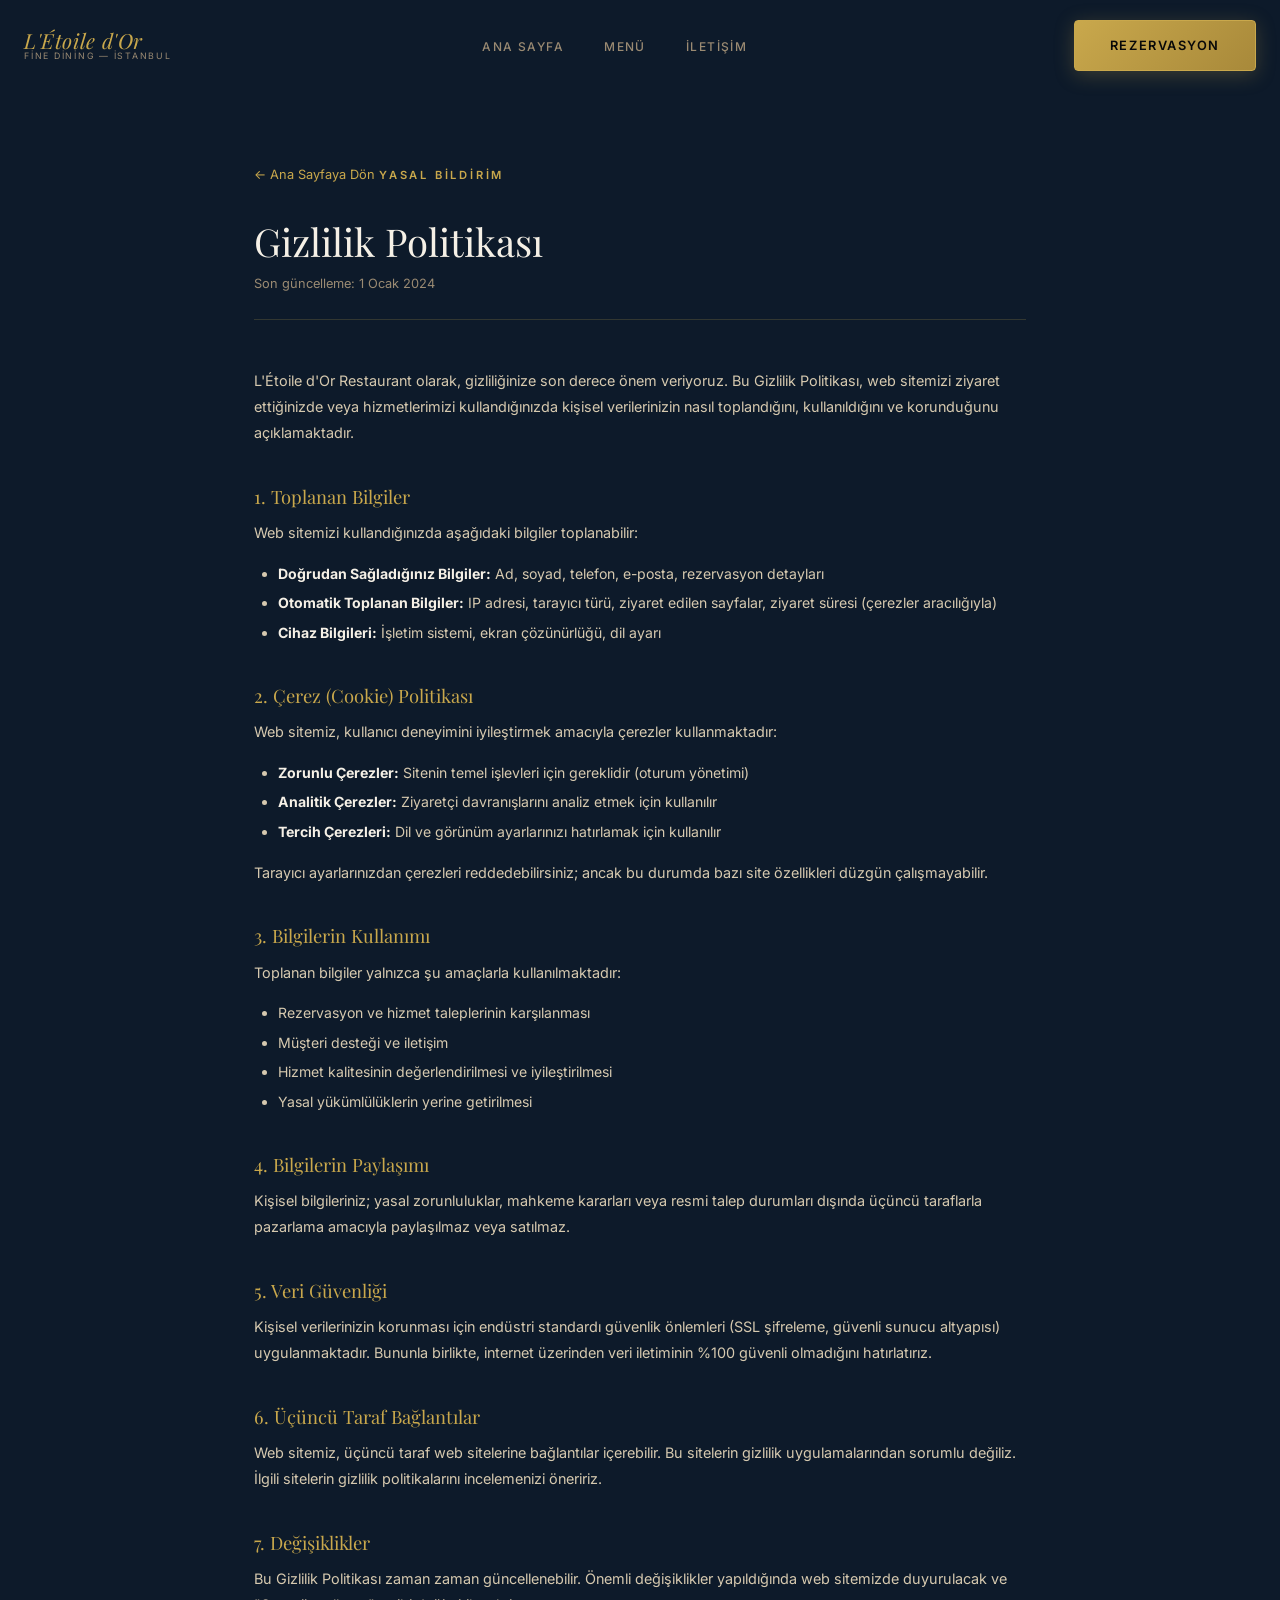
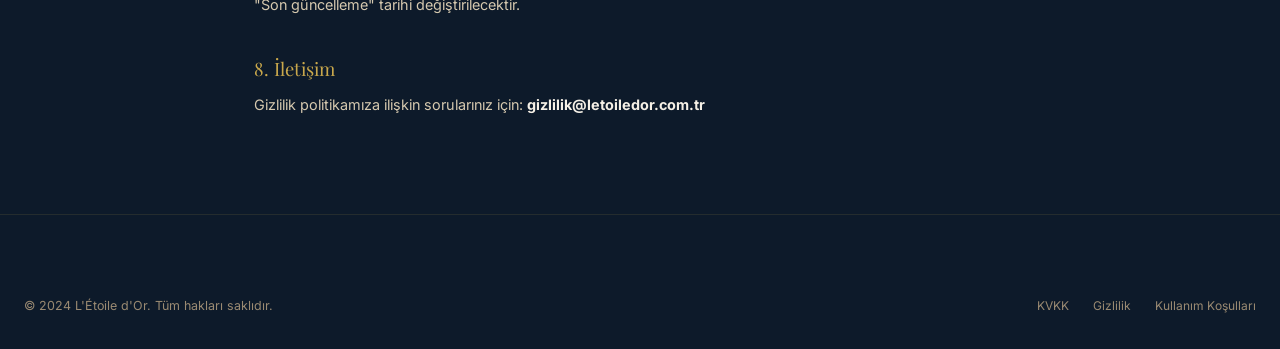
<file: letoile-dor/privacy.html>
<!DOCTYPE html>
<html lang="tr">
<head>
  <meta charset="UTF-8">
  <meta name="viewport" content="width=device-width, initial-scale=1.0">
  <title>Gizlilik Politikası — L'Étoile d'Or</title>
  <link rel="stylesheet" href="css/style.css">
  <link rel="preconnect" href="https://fonts.googleapis.com">
  <link rel="icon" href="data:image/svg+xml,<svg xmlns='http://www.w3.org/2000/svg' viewBox='0 0 100 100'><text y='.9em' font-size='90'>⭐</text></svg>">
  <style>
    .legal-content { max-width: 820px; margin: 0 auto; padding: 5rem 1.5rem; }
    .legal-content h1 { color: var(--ivory); font-size: clamp(1.6rem,4vw,2.4rem); margin-bottom: 0.5rem; }
    .legal-content .meta { font-size: 0.8rem; color: var(--text-muted); margin-bottom: 3rem; padding-bottom: 1.5rem; border-bottom: 1px solid var(--glass-border); }
    .legal-content h2 { color: var(--gold); font-family: var(--font-serif); font-size: 1.15rem; margin: 2.5rem 0 0.75rem; }
    .legal-content p { font-size: 0.9rem; color: var(--beige); line-height: 1.8; margin-bottom: 1rem; }
    .legal-content ul { margin: 0.75rem 0 1rem 1.5rem; list-style: disc; }
    .legal-content ul li { font-size: 0.88rem; color: var(--beige); line-height: 1.7; margin-bottom: 0.35rem; }
    .legal-content strong { color: var(--ivory); }
    .legal-back { display: inline-flex; align-items: center; gap: 0.5rem; font-size: 0.8rem; color: var(--gold); margin-bottom: 2rem; transition: opacity 0.2s; }
    .legal-back:hover { opacity: 0.8; }
  </style>
</head>
<body style="background:var(--navy)">
<nav class="navbar scrolled" id="navbar">
  <div class="nav-inner">
    <a href="index.html" class="nav-logo">
      <span class="nav-logo-main">L'Étoile d'Or</span>
      <span class="nav-logo-sub">Fine Dining — İstanbul</span>
    </a>
    <ul class="nav-links">
      <li><a href="index.html">Ana Sayfa</a></li>
      <li><a href="menu.html">Menü</a></li>
      <li><a href="contact.html">İletişim</a></li>
    </ul>
    <a href="reservation.html" class="btn btn-primary nav-cta">Rezervasyon</a>
    <button class="nav-toggle" id="navToggle"><span></span><span></span><span></span></button>
  </div>
</nav>
<div class="mobile-menu" id="mobileMenu">
  <a href="index.html">Ana Sayfa</a><a href="menu.html">Menü</a><a href="contact.html">İletişim</a>
  <a href="reservation.html" class="btn btn-primary">Rezervasyon Yap</a>
</div>

<div style="padding-top:5rem;background:var(--navy)">
  <div class="legal-content">
    <a href="index.html" class="legal-back">← Ana Sayfaya Dön</a>
    <span class="section-label">Yasal Bildirim</span>
    <h1>Gizlilik Politikası</h1>
    <p class="meta">Son güncelleme: 1 Ocak 2024</p>

    <p>L'Étoile d'Or Restaurant olarak, gizliliğinize son derece önem veriyoruz. Bu Gizlilik Politikası, web sitemizi ziyaret ettiğinizde veya hizmetlerimizi kullandığınızda kişisel verilerinizin nasıl toplandığını, kullanıldığını ve korunduğunu açıklamaktadır.</p>

    <h2>1. Toplanan Bilgiler</h2>
    <p>Web sitemizi kullandığınızda aşağıdaki bilgiler toplanabilir:</p>
    <ul>
      <li><strong>Doğrudan Sağladığınız Bilgiler:</strong> Ad, soyad, telefon, e-posta, rezervasyon detayları</li>
      <li><strong>Otomatik Toplanan Bilgiler:</strong> IP adresi, tarayıcı türü, ziyaret edilen sayfalar, ziyaret süresi (çerezler aracılığıyla)</li>
      <li><strong>Cihaz Bilgileri:</strong> İşletim sistemi, ekran çözünürlüğü, dil ayarı</li>
    </ul>

    <h2>2. Çerez (Cookie) Politikası</h2>
    <p>Web sitemiz, kullanıcı deneyimini iyileştirmek amacıyla çerezler kullanmaktadır:</p>
    <ul>
      <li><strong>Zorunlu Çerezler:</strong> Sitenin temel işlevleri için gereklidir (oturum yönetimi)</li>
      <li><strong>Analitik Çerezler:</strong> Ziyaretçi davranışlarını analiz etmek için kullanılır</li>
      <li><strong>Tercih Çerezleri:</strong> Dil ve görünüm ayarlarınızı hatırlamak için kullanılır</li>
    </ul>
    <p>Tarayıcı ayarlarınızdan çerezleri reddedebilirsiniz; ancak bu durumda bazı site özellikleri düzgün çalışmayabilir.</p>

    <h2>3. Bilgilerin Kullanımı</h2>
    <p>Toplanan bilgiler yalnızca şu amaçlarla kullanılmaktadır:</p>
    <ul>
      <li>Rezervasyon ve hizmet taleplerinin karşılanması</li>
      <li>Müşteri desteği ve iletişim</li>
      <li>Hizmet kalitesinin değerlendirilmesi ve iyileştirilmesi</li>
      <li>Yasal yükümlülüklerin yerine getirilmesi</li>
    </ul>

    <h2>4. Bilgilerin Paylaşımı</h2>
    <p>Kişisel bilgileriniz; yasal zorunluluklar, mahkeme kararları veya resmi talep durumları dışında üçüncü taraflarla pazarlama amacıyla paylaşılmaz veya satılmaz.</p>

    <h2>5. Veri Güvenliği</h2>
    <p>Kişisel verilerinizin korunması için endüstri standardı güvenlik önlemleri (SSL şifreleme, güvenli sunucu altyapısı) uygulanmaktadır. Bununla birlikte, internet üzerinden veri iletiminin %100 güvenli olmadığını hatırlatırız.</p>

    <h2>6. Üçüncü Taraf Bağlantılar</h2>
    <p>Web sitemiz, üçüncü taraf web sitelerine bağlantılar içerebilir. Bu sitelerin gizlilik uygulamalarından sorumlu değiliz. İlgili sitelerin gizlilik politikalarını incelemenizi öneririz.</p>

    <h2>7. Değişiklikler</h2>
    <p>Bu Gizlilik Politikası zaman zaman güncellenebilir. Önemli değişiklikler yapıldığında web sitemizde duyurulacak ve "Son güncelleme" tarihi değiştirilecektir.</p>

    <h2>8. İletişim</h2>
    <p>Gizlilik politikamıza ilişkin sorularınız için: <strong>gizlilik@letoiledor.com.tr</strong></p>
  </div>
</div>

<footer>
  <div class="container">
    <div class="footer-bottom" style="border-top:none;padding-top:0">
      <p class="footer-copy">© 2024 L'Étoile d'Or. Tüm hakları saklıdır.</p>
      <div class="footer-legal">
        <a href="kvkk.html">KVKK</a>
        <a href="privacy.html">Gizlilik</a>
        <a href="terms.html">Kullanım Koşulları</a>
      </div>
    </div>
  </div>
</footer>
<script src="js/main.js"></script>
</body>
</html>
</file>
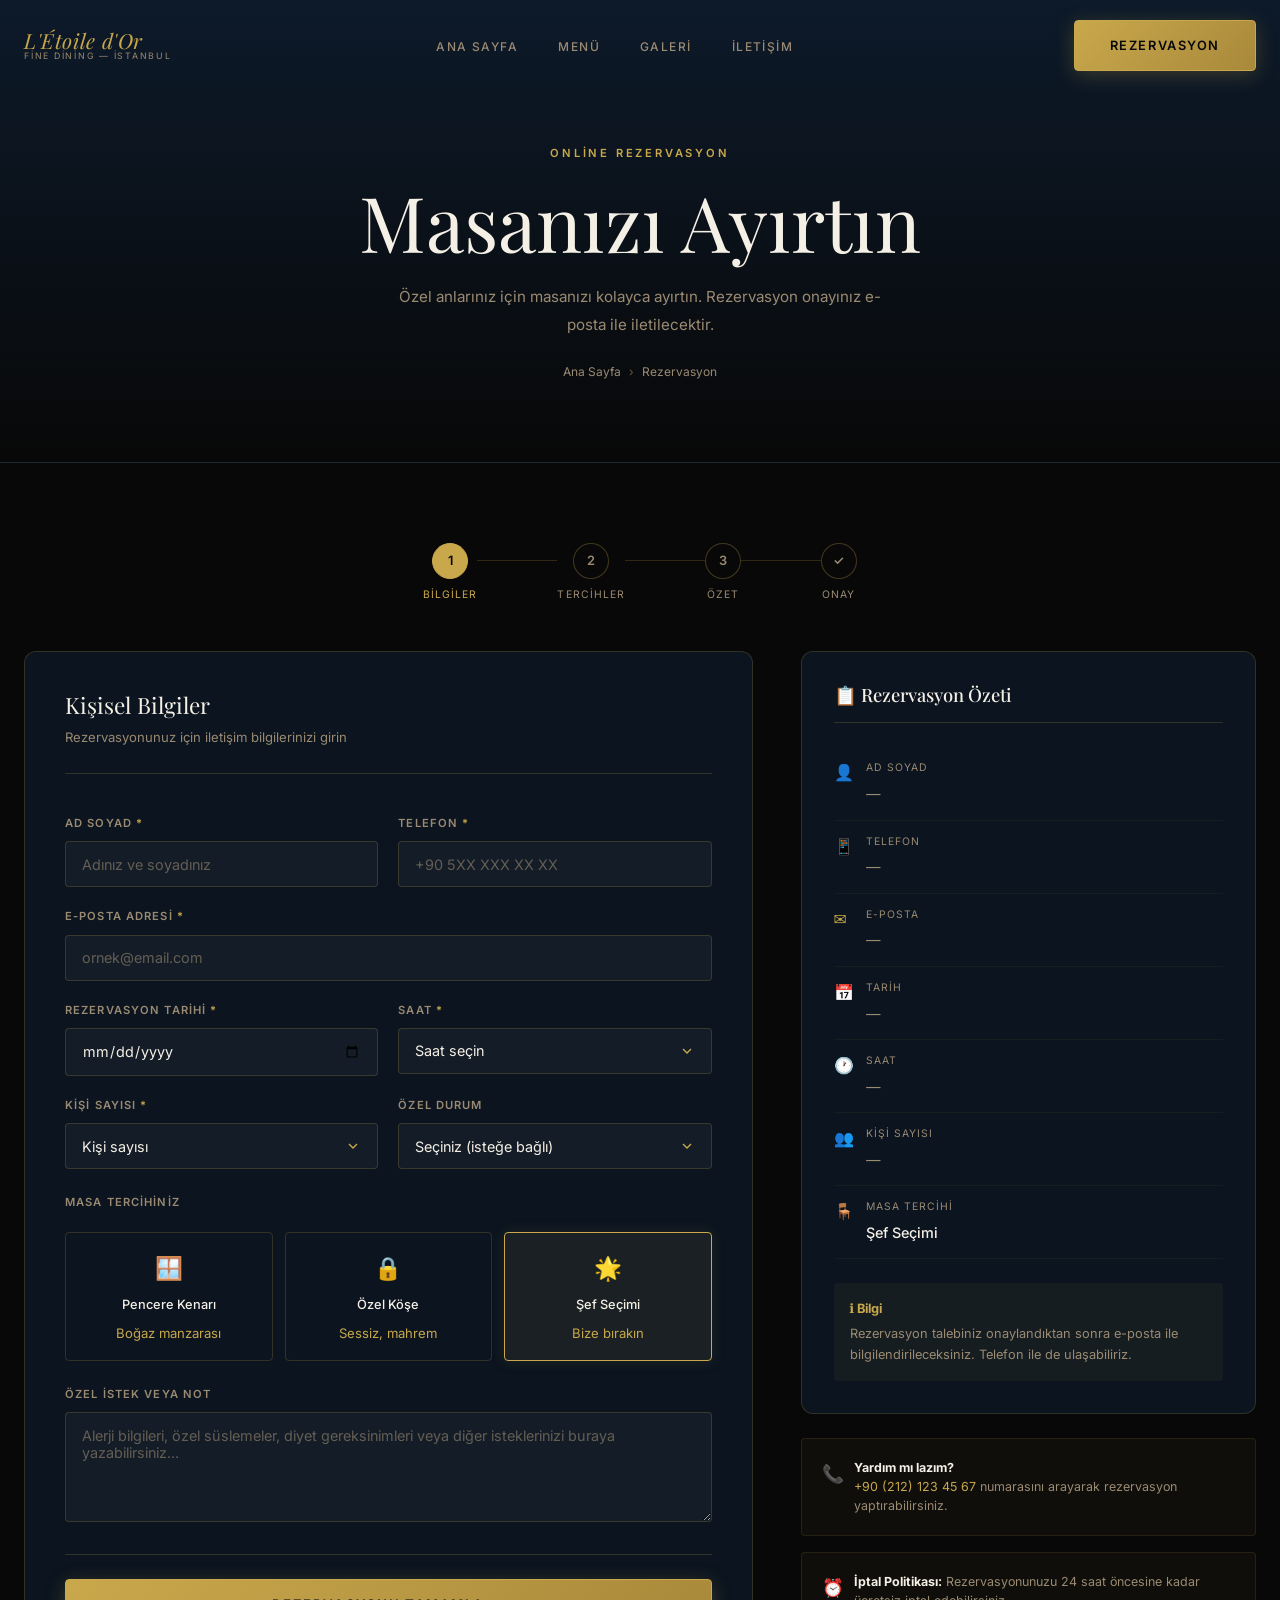
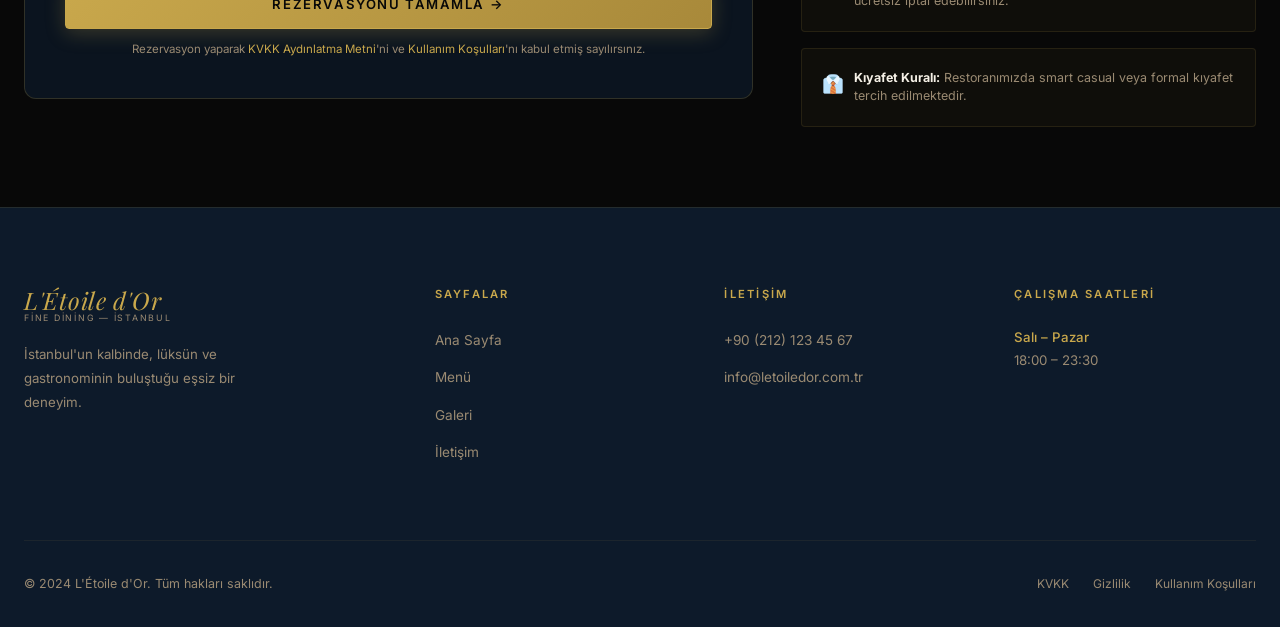
<file: letoile-dor/reservation.html>
<!DOCTYPE html>
<html lang="tr">
<head>
  <meta charset="UTF-8">
  <meta name="viewport" content="width=device-width, initial-scale=1.0">
  <meta name="description" content="L'Étoile d'Or online rezervasyon — Masanızı kolayca ayırtın, unutulmaz bir deneyim yaşayın.">
  <title>Rezervasyon — L'Étoile d'Or</title>
  <link rel="stylesheet" href="css/style.css">
  <link rel="stylesheet" href="css/reservation.css">
  <link rel="preconnect" href="https://fonts.googleapis.com">
  <link rel="icon" href="data:image/svg+xml,<svg xmlns='http://www.w3.org/2000/svg' viewBox='0 0 100 100'><text y='.9em' font-size='90'>⭐</text></svg>">
</head>
<body>

<nav class="navbar scrolled" id="navbar">
  <div class="nav-inner">
    <a href="index.html" class="nav-logo">
      <span class="nav-logo-main">L'Étoile d'Or</span>
      <span class="nav-logo-sub">Fine Dining — İstanbul</span>
    </a>
    <ul class="nav-links">
      <li><a href="index.html">Ana Sayfa</a></li>
      <li><a href="menu.html">Menü</a></li>
      <li><a href="gallery.html">Galeri</a></li>
      <li><a href="contact.html">İletişim</a></li>
    </ul>
    <a href="reservation.html" class="btn btn-primary nav-cta active">Rezervasyon</a>
    <button class="nav-toggle" id="navToggle" aria-label="Menüyü Aç">
      <span></span><span></span><span></span>
    </button>
  </div>
</nav>
<div class="mobile-menu" id="mobileMenu">
  <a href="index.html">Ana Sayfa</a>
  <a href="menu.html">Menü</a>
  <a href="gallery.html">Galeri</a>
  <a href="contact.html">İletişim</a>
  <a href="reservation.html" class="btn btn-primary">Rezervasyon Yap</a>
</div>

<!-- Page Hero -->
<div class="page-hero">
  <div class="container">
    <span class="section-label">Online Rezervasyon</span>
    <h1>Masanızı Ayırtın</h1>
    <p>Özel anlarınız için masanızı kolayca ayırtın. Rezervasyon onayınız e-posta ile iletilecektir.</p>
    <div class="breadcrumb">
      <a href="index.html">Ana Sayfa</a>
      <span class="breadcrumb-sep">›</span>
      <span>Rezervasyon</span>
    </div>
  </div>
</div>

<!-- Reservation Section -->
<section style="background:var(--black);padding:5rem 0">
  <div class="container">

    <!-- Progress Steps -->
    <div class="res-steps reveal">
      <div class="step-item active" id="step-1">
        <div class="step-num">1</div>
        <span class="step-label">Bilgiler</span>
      </div>
      <div class="step-connector" id="connector-1"></div>
      <div class="step-item" id="step-2">
        <div class="step-num">2</div>
        <span class="step-label">Tercihler</span>
      </div>
      <div class="step-connector" id="connector-2"></div>
      <div class="step-item" id="step-3">
        <div class="step-num">3</div>
        <span class="step-label">Özet</span>
      </div>
      <div class="step-connector" id="connector-3"></div>
      <div class="step-item" id="step-4">
        <div class="step-num">✓</div>
        <span class="step-label">Onay</span>
      </div>
    </div>

    <div class="reservation-layout">
      <!-- Form -->
      <div>
        <!-- Step 1: Contact Info -->
        <div class="res-form-wrap reveal" id="form-step-1">
          <h2 class="form-title">Kişisel Bilgiler</h2>
          <p class="form-subtitle">Rezervasyonunuz için iletişim bilgilerinizi girin</p>
          <form id="reservationForm" novalidate>
            <div class="form-grid">
              <div class="form-group">
                <label for="guestName">Ad Soyad <span>*</span></label>
                <input type="text" id="guestName" name="guestName" placeholder="Adınız ve soyadınız" autocomplete="name">
                <span class="field-error" id="err-guestName">Ad soyad zorunludur.</span>
              </div>
              <div class="form-group">
                <label for="guestPhone">Telefon <span>*</span></label>
                <input type="tel" id="guestPhone" name="guestPhone" placeholder="+90 5XX XXX XX XX" autocomplete="tel">
                <span class="field-error" id="err-guestPhone">Geçerli bir telefon numarası girin.</span>
              </div>
              <div class="form-group form-full">
                <label for="guestEmail">E-posta Adresi <span>*</span></label>
                <input type="email" id="guestEmail" name="guestEmail" placeholder="ornek@email.com" autocomplete="email">
                <span class="field-error" id="err-guestEmail">Geçerli bir e-posta adresi girin.</span>
              </div>
              <div class="form-group">
                <label for="resDate">Rezervasyon Tarihi <span>*</span></label>
                <input type="date" id="resDate" name="resDate">
                <span class="field-error" id="err-resDate">Lütfen bir tarih seçin.</span>
              </div>
              <div class="form-group">
                <label for="resTime">Saat <span>*</span></label>
                <select id="resTime" name="resTime">
                  <option value="">Saat seçin</option>
                  <option value="12:00">12:00</option>
                  <option value="12:30">12:30</option>
                  <option value="13:00">13:00</option>
                  <option value="13:30">13:30</option>
                  <option value="18:00">18:00</option>
                  <option value="18:30">18:30</option>
                  <option value="19:00">19:00</option>
                  <option value="19:30">19:30</option>
                  <option value="20:00">20:00</option>
                  <option value="20:30">20:30</option>
                  <option value="21:00">21:00</option>
                  <option value="21:30">21:30</option>
                  <option value="22:00">22:00</option>
                </select>
                <span class="field-error" id="err-resTime">Lütfen bir saat seçin.</span>
              </div>
              <div class="form-group">
                <label for="guestCount">Kişi Sayısı <span>*</span></label>
                <select id="guestCount" name="guestCount">
                  <option value="">Kişi sayısı</option>
                  <option value="1">1 Kişi</option>
                  <option value="2">2 Kişi</option>
                  <option value="3">3 Kişi</option>
                  <option value="4">4 Kişi</option>
                  <option value="5">5 Kişi</option>
                  <option value="6">6 Kişi</option>
                  <option value="7">7 Kişi</option>
                  <option value="8">8 Kişi</option>
                  <option value="9-12">9–12 Kişi</option>
                  <option value="13+">13+ Kişi (Özel Salon)</option>
                </select>
                <span class="field-error" id="err-guestCount">Kişi sayısı seçin.</span>
              </div>
              <div class="form-group">
                <label for="occasion">Özel Durum</label>
                <select id="occasion" name="occasion">
                  <option value="">Seçiniz (isteğe bağlı)</option>
                  <option value="birthday">🎂 Doğum Günü</option>
                  <option value="anniversary">💍 Yıl Dönümü</option>
                  <option value="proposal">💍 Evlilik Teklifi</option>
                  <option value="business">💼 İş Yemeği</option>
                  <option value="family">👨‍👩‍👧 Aile Yemeği</option>
                  <option value="romantic">❤️ Romantik Akşam</option>
                  <option value="other">Diğer</option>
                </select>
              </div>
            </div>

            <!-- Table Preference -->
            <div class="form-group form-full" style="margin-top:1.5rem">
              <label>Masa Tercihiniz</label>
              <div class="table-options" style="margin-top:0.75rem">
                <div class="table-option">
                  <input type="radio" name="tablePreference" id="table-window" value="window">
                  <label for="table-window">
                    <span class="table-icon">🪟</span>
                    <span class="table-name">Pencere Kenarı</span>
                    <span>Boğaz manzarası</span>
                  </label>
                </div>
                <div class="table-option">
                  <input type="radio" name="tablePreference" id="table-private" value="private">
                  <label for="table-private">
                    <span class="table-icon">🔒</span>
                    <span class="table-name">Özel Köşe</span>
                    <span>Sessiz, mahrem</span>
                  </label>
                </div>
                <div class="table-option">
                  <input type="radio" name="tablePreference" id="table-any" value="any" checked>
                  <label for="table-any">
                    <span class="table-icon">🌟</span>
                    <span class="table-name">Şef Seçimi</span>
                    <span>Bize bırakın</span>
                  </label>
                </div>
              </div>
            </div>

            <!-- Special Requests -->
            <div class="form-group form-full" style="margin-top:1.5rem">
              <label for="specialNote">Özel İstek veya Not</label>
              <textarea id="specialNote" name="specialNote" placeholder="Alerji bilgileri, özel süslemeler, diyet gereksinimleri veya diğer isteklerinizi buraya yazabilirsiniz..."></textarea>
            </div>

            <div class="form-submit">
              <button type="submit" class="btn btn-primary" id="submitBtn">
                Rezervasyonu Tamamla →
              </button>
              <p class="form-terms">
                Rezervasyon yaparak <a href="kvkk.html">KVKK Aydınlatma Metni</a>'ni ve
                <a href="terms.html">Kullanım Koşulları</a>'nı kabul etmiş sayılırsınız.
              </p>
            </div>
          </form>
        </div>

        <!-- Confirmation Screen -->
        <div class="res-form-wrap confirmation-screen" id="confirmationScreen">
          <div class="confirmation-icon">✓</div>
          <h2>Rezervasyonunuz Alındı!</h2>
          <p>Rezervasyon talebiniz başarıyla iletildi. Ekibimiz en kısa sürede onay mesajı gönderecektir.</p>
          <div class="confirmation-code" id="confirmCode">EDO-000000</div>
          <p style="font-size:0.8rem;color:var(--text-muted)">Bu kodu rezervasyon onayı için saklayın.</p>
          <div class="confirmation-details" id="confirmDetails"></div>
          <div class="confirmation-actions">
            <a href="index.html" class="btn btn-ghost">Ana Sayfaya Dön</a>
            <a href="menu.html" class="btn btn-primary">Menüyü İncele</a>
          </div>
        </div>
      </div>

      <!-- Sidebar Summary -->
      <div>
        <div class="res-summary reveal reveal-delay-2">
          <h3 class="summary-title">📋 Rezervasyon Özeti</h3>
          <div class="summary-row">
            <span class="summary-icon">👤</span>
            <div class="summary-info">
              <label>Ad Soyad</label>
              <span id="sum-name" class="empty">—</span>
            </div>
          </div>
          <div class="summary-row">
            <span class="summary-icon">📱</span>
            <div class="summary-info">
              <label>Telefon</label>
              <span id="sum-phone" class="empty">—</span>
            </div>
          </div>
          <div class="summary-row">
            <span class="summary-icon">✉️</span>
            <div class="summary-info">
              <label>E-posta</label>
              <span id="sum-email" class="empty">—</span>
            </div>
          </div>
          <div class="summary-row">
            <span class="summary-icon">📅</span>
            <div class="summary-info">
              <label>Tarih</label>
              <span id="sum-date" class="empty">—</span>
            </div>
          </div>
          <div class="summary-row">
            <span class="summary-icon">🕐</span>
            <div class="summary-info">
              <label>Saat</label>
              <span id="sum-time" class="empty">—</span>
            </div>
          </div>
          <div class="summary-row">
            <span class="summary-icon">👥</span>
            <div class="summary-info">
              <label>Kişi Sayısı</label>
              <span id="sum-guests" class="empty">—</span>
            </div>
          </div>
          <div class="summary-row">
            <span class="summary-icon">🪑</span>
            <div class="summary-info">
              <label>Masa Tercihi</label>
              <span id="sum-table" class="empty">Şef Seçimi</span>
            </div>
          </div>
          <div class="summary-note">
            <strong>ℹ️ Bilgi</strong>
            Rezervasyon talebiniz onaylandıktan sonra e-posta ile bilgilendirileceksiniz. Telefon ile de ulaşabiliriz.
          </div>
        </div>

        <div class="res-info-cards">
          <div class="res-info-card reveal reveal-delay-3">
            <span class="ri-icon">📞</span>
            <p><strong>Yardım mı lazım?</strong><br>
            <a href="tel:+902121234567" style="color:var(--gold)">+90 (212) 123 45 67</a> numarasını arayarak rezervasyon yaptırabilirsiniz.</p>
          </div>
          <div class="res-info-card reveal reveal-delay-4">
            <span class="ri-icon">⏰</span>
            <p><strong>İptal Politikası:</strong> Rezervasyonunuzu 24 saat öncesine kadar ücretsiz iptal edebilirsiniz.</p>
          </div>
          <div class="res-info-card reveal">
            <span class="ri-icon">👔</span>
            <p><strong>Kıyafet Kuralı:</strong> Restoranımızda smart casual veya formal kıyafet tercih edilmektedir.</p>
          </div>
        </div>
      </div>
    </div>

  </div>
</section>

<footer>
  <div class="container">
    <div class="footer-grid">
      <div class="footer-brand">
        <div class="nav-logo">
          <span class="nav-logo-main">L'Étoile d'Or</span>
          <span class="nav-logo-sub">Fine Dining — İstanbul</span>
        </div>
        <p>İstanbul'un kalbinde, lüksün ve gastronominin buluştuğu eşsiz bir deneyim.</p>
      </div>
      <div class="footer-col">
        <h4>Sayfalar</h4>
        <ul>
          <li><a href="index.html">Ana Sayfa</a></li>
          <li><a href="menu.html">Menü</a></li>
          <li><a href="gallery.html">Galeri</a></li>
          <li><a href="contact.html">İletişim</a></li>
        </ul>
      </div>
      <div class="footer-col">
        <h4>İletişim</h4>
        <ul>
          <li><a href="tel:+902121234567">+90 (212) 123 45 67</a></li>
          <li><a href="mailto:info@letoiledor.com.tr">info@letoiledor.com.tr</a></li>
        </ul>
      </div>
      <div class="footer-col footer-hours">
        <h4>Çalışma Saatleri</h4>
        <p><span>Salı – Pazar</span><br>18:00 – 23:30</p>
      </div>
    </div>
    <div class="footer-bottom">
      <p class="footer-copy">© 2024 L'Étoile d'Or. Tüm hakları saklıdır.</p>
      <div class="footer-legal">
        <a href="kvkk.html">KVKK</a>
        <a href="privacy.html">Gizlilik</a>
        <a href="terms.html">Kullanım Koşulları</a>
      </div>
    </div>
  </div>
</footer>

<script src="js/main.js"></script>
<script src="js/reservation.js"></script>
</body>
</html>
</file>
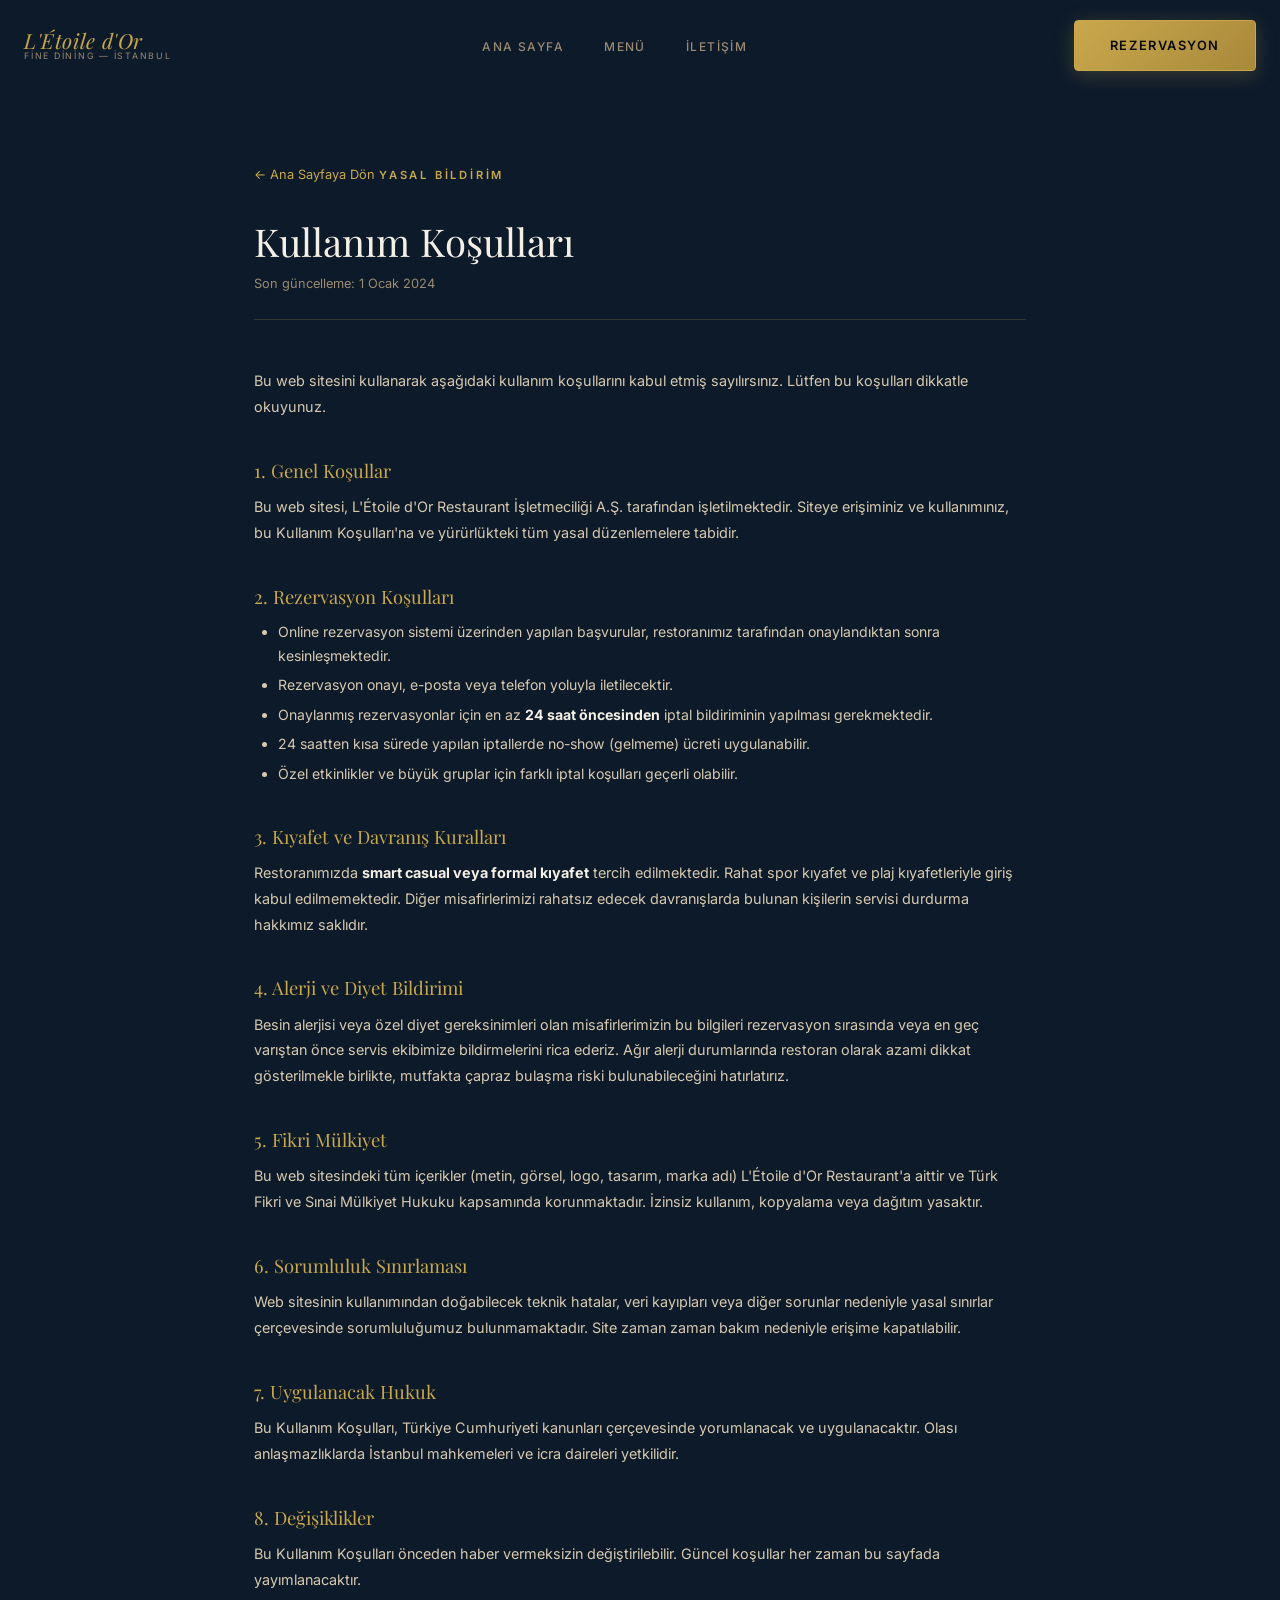
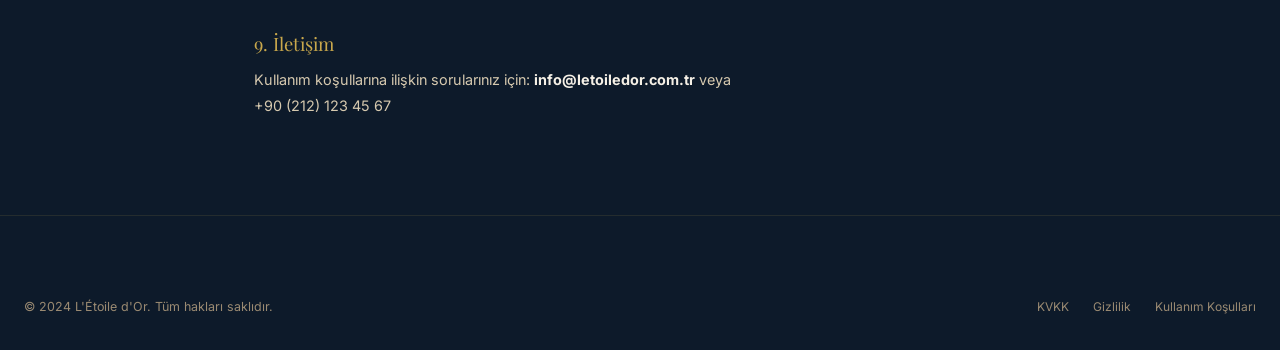
<file: letoile-dor/terms.html>
<!DOCTYPE html>
<html lang="tr">
<head>
  <meta charset="UTF-8">
  <meta name="viewport" content="width=device-width, initial-scale=1.0">
  <title>Kullanım Koşulları — L'Étoile d'Or</title>
  <link rel="stylesheet" href="css/style.css">
  <link rel="preconnect" href="https://fonts.googleapis.com">
  <link rel="icon" href="data:image/svg+xml,<svg xmlns='http://www.w3.org/2000/svg' viewBox='0 0 100 100'><text y='.9em' font-size='90'>⭐</text></svg>">
  <style>
    .legal-content { max-width: 820px; margin: 0 auto; padding: 5rem 1.5rem; }
    .legal-content h1 { color: var(--ivory); font-size: clamp(1.6rem,4vw,2.4rem); margin-bottom: 0.5rem; }
    .legal-content .meta { font-size: 0.8rem; color: var(--text-muted); margin-bottom: 3rem; padding-bottom: 1.5rem; border-bottom: 1px solid var(--glass-border); }
    .legal-content h2 { color: var(--gold); font-family: var(--font-serif); font-size: 1.15rem; margin: 2.5rem 0 0.75rem; }
    .legal-content p { font-size: 0.9rem; color: var(--beige); line-height: 1.8; margin-bottom: 1rem; }
    .legal-content ul { margin: 0.75rem 0 1rem 1.5rem; list-style: disc; }
    .legal-content ul li { font-size: 0.88rem; color: var(--beige); line-height: 1.7; margin-bottom: 0.35rem; }
    .legal-content strong { color: var(--ivory); }
    .legal-back { display: inline-flex; align-items: center; gap: 0.5rem; font-size: 0.8rem; color: var(--gold); margin-bottom: 2rem; transition: opacity 0.2s; }
    .legal-back:hover { opacity: 0.8; }
  </style>
</head>
<body style="background:var(--navy)">
<nav class="navbar scrolled" id="navbar">
  <div class="nav-inner">
    <a href="index.html" class="nav-logo">
      <span class="nav-logo-main">L'Étoile d'Or</span>
      <span class="nav-logo-sub">Fine Dining — İstanbul</span>
    </a>
    <ul class="nav-links">
      <li><a href="index.html">Ana Sayfa</a></li>
      <li><a href="menu.html">Menü</a></li>
      <li><a href="contact.html">İletişim</a></li>
    </ul>
    <a href="reservation.html" class="btn btn-primary nav-cta">Rezervasyon</a>
    <button class="nav-toggle" id="navToggle"><span></span><span></span><span></span></button>
  </div>
</nav>
<div class="mobile-menu" id="mobileMenu">
  <a href="index.html">Ana Sayfa</a><a href="menu.html">Menü</a><a href="contact.html">İletişim</a>
  <a href="reservation.html" class="btn btn-primary">Rezervasyon Yap</a>
</div>

<div style="padding-top:5rem;background:var(--navy)">
  <div class="legal-content">
    <a href="index.html" class="legal-back">← Ana Sayfaya Dön</a>
    <span class="section-label">Yasal Bildirim</span>
    <h1>Kullanım Koşulları</h1>
    <p class="meta">Son güncelleme: 1 Ocak 2024</p>

    <p>Bu web sitesini kullanarak aşağıdaki kullanım koşullarını kabul etmiş sayılırsınız. Lütfen bu koşulları dikkatle okuyunuz.</p>

    <h2>1. Genel Koşullar</h2>
    <p>Bu web sitesi, L'Étoile d'Or Restaurant İşletmeciliği A.Ş. tarafından işletilmektedir. Siteye erişiminiz ve kullanımınız, bu Kullanım Koşulları'na ve yürürlükteki tüm yasal düzenlemelere tabidir.</p>

    <h2>2. Rezervasyon Koşulları</h2>
    <ul>
      <li>Online rezervasyon sistemi üzerinden yapılan başvurular, restoranımız tarafından onaylandıktan sonra kesinleşmektedir.</li>
      <li>Rezervasyon onayı, e-posta veya telefon yoluyla iletilecektir.</li>
      <li>Onaylanmış rezervasyonlar için en az <strong>24 saat öncesinden</strong> iptal bildiriminin yapılması gerekmektedir.</li>
      <li>24 saatten kısa sürede yapılan iptallerde no-show (gelmeme) ücreti uygulanabilir.</li>
      <li>Özel etkinlikler ve büyük gruplar için farklı iptal koşulları geçerli olabilir.</li>
    </ul>

    <h2>3. Kıyafet ve Davranış Kuralları</h2>
    <p>Restoranımızda <strong>smart casual veya formal kıyafet</strong> tercih edilmektedir. Rahat spor kıyafet ve plaj kıyafetleriyle giriş kabul edilmemektedir. Diğer misafirlerimizi rahatsız edecek davranışlarda bulunan kişilerin servisi durdurma hakkımız saklıdır.</p>

    <h2>4. Alerji ve Diyet Bildirimi</h2>
    <p>Besin alerjisi veya özel diyet gereksinimleri olan misafirlerimizin bu bilgileri rezervasyon sırasında veya en geç varıştan önce servis ekibimize bildirmelerini rica ederiz. Ağır alerji durumlarında restoran olarak azami dikkat gösterilmekle birlikte, mutfakta çapraz bulaşma riski bulunabileceğini hatırlatırız.</p>

    <h2>5. Fikri Mülkiyet</h2>
    <p>Bu web sitesindeki tüm içerikler (metin, görsel, logo, tasarım, marka adı) L'Étoile d'Or Restaurant'a aittir ve Türk Fikri ve Sınai Mülkiyet Hukuku kapsamında korunmaktadır. İzinsiz kullanım, kopyalama veya dağıtım yasaktır.</p>

    <h2>6. Sorumluluk Sınırlaması</h2>
    <p>Web sitesinin kullanımından doğabilecek teknik hatalar, veri kayıpları veya diğer sorunlar nedeniyle yasal sınırlar çerçevesinde sorumluluğumuz bulunmamaktadır. Site zaman zaman bakım nedeniyle erişime kapatılabilir.</p>

    <h2>7. Uygulanacak Hukuk</h2>
    <p>Bu Kullanım Koşulları, Türkiye Cumhuriyeti kanunları çerçevesinde yorumlanacak ve uygulanacaktır. Olası anlaşmazlıklarda İstanbul mahkemeleri ve icra daireleri yetkilidir.</p>

    <h2>8. Değişiklikler</h2>
    <p>Bu Kullanım Koşulları önceden haber vermeksizin değiştirilebilir. Güncel koşullar her zaman bu sayfada yayımlanacaktır.</p>

    <h2>9. İletişim</h2>
    <p>Kullanım koşullarına ilişkin sorularınız için: <strong>info@letoiledor.com.tr</strong> veya<br>+90 (212) 123 45 67</p>
  </div>
</div>

<footer>
  <div class="container">
    <div class="footer-bottom" style="border-top:none;padding-top:0">
      <p class="footer-copy">© 2024 L'Étoile d'Or. Tüm hakları saklıdır.</p>
      <div class="footer-legal">
        <a href="kvkk.html">KVKK</a>
        <a href="privacy.html">Gizlilik</a>
        <a href="terms.html">Kullanım Koşulları</a>
      </div>
    </div>
  </div>
</footer>
<script src="js/main.js"></script>
</body>
</html>
</file>
<file: letoile-dor/css/style.css>
/* ===========================
   L'Étoile d'Or — Core Styles
   =========================== */

@import url('https://fonts.googleapis.com/css2?family=Playfair+Display:ital,wght@0,400;0,500;0,600;0,700;1,400;1,500&family=Inter:wght@300;400;500;600&display=swap');

/* CSS Variables */
:root {
  --black:       #080808;
  --navy:        #0d1a2a;
  --navy-light:  #122236;
  --gold:        #c9a84c;
  --gold-light:  #e0c068;
  --gold-dark:   #a8893a;
  --ivory:       #f5f0e6;
  --cream:       #ede5d4;
  --beige:       #d6c9af;
  --brown:       #8b6f47;
  --brown-dark:  #5c4a30;
  --text-light:  #e8dcc8;
  --text-muted:  #9a8a72;
  --glass-bg:    rgba(13, 26, 42, 0.7);
  --glass-border:rgba(201, 168, 76, 0.2);
  --shadow-gold: 0 0 30px rgba(201, 168, 76, 0.15);
  --transition:  all 0.35s cubic-bezier(0.4, 0, 0.2, 1);
  --font-serif:  'Playfair Display', Georgia, serif;
  --font-sans:   'Inter', system-ui, sans-serif;
  --max-width:   1280px;
  --radius:      4px;
  --radius-lg:   12px;
}

/* Reset */
*, *::before, *::after { box-sizing: border-box; margin: 0; padding: 0; }
html { scroll-behavior: smooth; font-size: 16px; }
body {
  font-family: var(--font-sans);
  background: var(--black);
  color: var(--text-light);
  line-height: 1.7;
  overflow-x: hidden;
  -webkit-font-smoothing: antialiased;
}
img { display: block; max-width: 100%; }
a { text-decoration: none; color: inherit; }
ul { list-style: none; }
button { cursor: pointer; border: none; background: none; font-family: inherit; }
input, textarea, select { font-family: inherit; }

/* ===== TYPOGRAPHY ===== */
h1, h2, h3, h4, h5 { font-family: var(--font-serif); line-height: 1.2; }
h1 { font-size: clamp(2.4rem, 6vw, 5rem); font-weight: 400; }
h2 { font-size: clamp(1.8rem, 4vw, 3rem); font-weight: 400; }
h3 { font-size: clamp(1.2rem, 2.5vw, 1.7rem); font-weight: 500; }
h4 { font-size: 1.1rem; font-weight: 600; }
p  { font-size: 0.95rem; color: var(--text-muted); line-height: 1.8; }

/* Section label */
.section-label {
  display: inline-block;
  font-family: var(--font-sans);
  font-size: 0.7rem;
  font-weight: 600;
  letter-spacing: 0.25em;
  text-transform: uppercase;
  color: var(--gold);
  margin-bottom: 0.75rem;
}

/* Section title */
.section-title {
  font-family: var(--font-serif);
  color: var(--ivory);
  margin-bottom: 1rem;
}

.section-subtitle {
  font-size: 1rem;
  color: var(--text-muted);
  max-width: 540px;
  margin: 0 auto 3rem;
}

.section-header { text-align: center; margin-bottom: 4rem; }
.section-header .section-subtitle { margin-bottom: 0; }

/* Gold divider */
.gold-line {
  width: 60px;
  height: 1px;
  background: linear-gradient(90deg, transparent, var(--gold), transparent);
  margin: 1.25rem auto;
}

/* ===== LAYOUT ===== */
.container {
  max-width: var(--max-width);
  margin: 0 auto;
  padding: 0 1.5rem;
}

section { padding: 7rem 0; }

/* ===== BUTTONS ===== */
.btn {
  display: inline-flex;
  align-items: center;
  gap: 0.5rem;
  padding: 0.85rem 2.2rem;
  font-family: var(--font-sans);
  font-size: 0.8rem;
  font-weight: 600;
  letter-spacing: 0.12em;
  text-transform: uppercase;
  border-radius: var(--radius);
  transition: var(--transition);
  white-space: nowrap;
}

.btn-primary {
  background: linear-gradient(135deg, var(--gold), var(--gold-dark));
  color: var(--black);
  border: 1px solid var(--gold);
  box-shadow: 0 4px 20px rgba(201, 168, 76, 0.25);
}
.btn-primary:hover {
  background: linear-gradient(135deg, var(--gold-light), var(--gold));
  box-shadow: 0 6px 30px rgba(201, 168, 76, 0.4);
  transform: translateY(-1px);
}

.btn-outline {
  background: transparent;
  color: var(--gold);
  border: 1px solid var(--gold);
}
.btn-outline:hover {
  background: rgba(201, 168, 76, 0.08);
  box-shadow: 0 0 20px rgba(201, 168, 76, 0.15);
  transform: translateY(-1px);
}

.btn-ghost {
  background: transparent;
  color: var(--ivory);
  border: 1px solid rgba(245, 240, 230, 0.25);
}
.btn-ghost:hover {
  border-color: var(--ivory);
  background: rgba(245, 240, 230, 0.05);
}

/* ===== NAVIGATION ===== */
.navbar {
  position: fixed;
  top: 0;
  left: 0;
  right: 0;
  z-index: 1000;
  padding: 1.25rem 0;
  transition: var(--transition);
}

.navbar.scrolled {
  background: rgba(8, 8, 8, 0.96);
  backdrop-filter: blur(20px);
  -webkit-backdrop-filter: blur(20px);
  border-bottom: 1px solid rgba(201, 168, 76, 0.12);
  padding: 0.85rem 0;
}

.nav-inner {
  max-width: var(--max-width);
  margin: 0 auto;
  padding: 0 1.5rem;
  display: flex;
  align-items: center;
  justify-content: space-between;
  gap: 2rem;
}

.nav-logo {
  display: flex;
  flex-direction: column;
  align-items: flex-start;
  line-height: 1;
}
.nav-logo-main {
  font-family: var(--font-serif);
  font-size: 1.3rem;
  font-style: italic;
  color: var(--gold);
  letter-spacing: 0.03em;
}
.nav-logo-sub {
  font-size: 0.55rem;
  letter-spacing: 0.2em;
  text-transform: uppercase;
  color: var(--text-muted);
  font-family: var(--font-sans);
  margin-top: 2px;
}

.nav-links {
  display: flex;
  align-items: center;
  gap: 2.5rem;
}
.nav-links a {
  font-size: 0.75rem;
  font-weight: 500;
  letter-spacing: 0.12em;
  text-transform: uppercase;
  color: var(--text-muted);
  transition: var(--transition);
  position: relative;
}
.nav-links a::after {
  content: '';
  position: absolute;
  bottom: -4px;
  left: 0;
  width: 0;
  height: 1px;
  background: var(--gold);
  transition: var(--transition);
}
.nav-links a:hover,
.nav-links a.active {
  color: var(--gold);
}
.nav-links a:hover::after,
.nav-links a.active::after {
  width: 100%;
}

.nav-cta { margin-left: 1rem; }

/* Mobile menu toggle */
.nav-toggle {
  display: none;
  flex-direction: column;
  gap: 5px;
  padding: 4px;
  cursor: pointer;
  z-index: 1001;
}
.nav-toggle span {
  display: block;
  width: 24px;
  height: 1.5px;
  background: var(--gold);
  transition: var(--transition);
}
.nav-toggle.open span:nth-child(1) { transform: translateY(6.5px) rotate(45deg); }
.nav-toggle.open span:nth-child(2) { opacity: 0; }
.nav-toggle.open span:nth-child(3) { transform: translateY(-6.5px) rotate(-45deg); }

.mobile-menu {
  display: none;
  position: fixed;
  inset: 0;
  z-index: 999;
  background: rgba(8,8,8,0.98);
  backdrop-filter: blur(20px);
  flex-direction: column;
  align-items: center;
  justify-content: center;
  gap: 2.5rem;
  opacity: 0;
  pointer-events: none;
  transition: opacity 0.3s ease;
}
.mobile-menu.open {
  display: flex;
  opacity: 1;
  pointer-events: all;
}
.mobile-menu a {
  font-family: var(--font-serif);
  font-size: 1.8rem;
  color: var(--ivory);
  transition: color 0.25s;
}
.mobile-menu a:hover { color: var(--gold); }

/* ===== HERO ===== */
.hero {
  position: relative;
  min-height: 100vh;
  display: flex;
  align-items: center;
  overflow: hidden;
}

.hero-bg {
  position: absolute;
  inset: 0;
  background:
    radial-gradient(ellipse at 20% 50%, rgba(201,168,76,0.06) 0%, transparent 60%),
    radial-gradient(ellipse at 80% 30%, rgba(13,26,42,0.8) 0%, transparent 60%),
    linear-gradient(180deg, rgba(8,8,8,0.4) 0%, rgba(8,8,8,0.85) 60%, rgba(8,8,8,1) 100%);
  z-index: 1;
}

.hero-image {
  position: absolute;
  inset: 0;
  background-image: url('https://images.unsplash.com/photo-1414235077428-338989a2e8c0?w=1920&q=80');
  background-size: cover;
  background-position: center;
  z-index: 0;
  transform: scale(1.05);
  animation: heroZoom 20s ease-in-out infinite alternate;
}
@keyframes heroZoom {
  from { transform: scale(1.05); }
  to   { transform: scale(1.12); }
}

.hero-content {
  position: relative;
  z-index: 2;
  max-width: 780px;
  padding: 0 1.5rem;
  margin: 0 auto;
  text-align: center;
  padding-top: 5rem;
}

.hero-eyebrow {
  display: flex;
  align-items: center;
  justify-content: center;
  gap: 0.75rem;
  margin-bottom: 1.5rem;
  opacity: 0;
  animation: fadeUp 0.8s 0.3s forwards;
}
.hero-eyebrow span {
  font-size: 0.65rem;
  letter-spacing: 0.3em;
  text-transform: uppercase;
  color: var(--gold);
  font-weight: 600;
}
.hero-eyebrow::before,
.hero-eyebrow::after {
  content: '';
  width: 40px;
  height: 1px;
  background: var(--gold);
  opacity: 0.6;
}

.hero h1 {
  color: var(--ivory);
  margin-bottom: 0.5rem;
  opacity: 0;
  animation: fadeUp 0.8s 0.5s forwards;
}
.hero h1 em { color: var(--gold); font-style: italic; }

.hero-tagline {
  font-family: var(--font-serif);
  font-style: italic;
  font-size: clamp(1rem, 2vw, 1.3rem);
  color: var(--beige);
  margin-bottom: 1.5rem;
  opacity: 0;
  animation: fadeUp 0.8s 0.7s forwards;
}

.hero-desc {
  font-size: 0.9rem;
  color: var(--text-muted);
  max-width: 480px;
  margin: 0 auto 2.5rem;
  opacity: 0;
  animation: fadeUp 0.8s 0.9s forwards;
}

.hero-actions {
  display: flex;
  gap: 1rem;
  justify-content: center;
  flex-wrap: wrap;
  opacity: 0;
  animation: fadeUp 0.8s 1.1s forwards;
}

.hero-scroll {
  position: absolute;
  bottom: 2.5rem;
  left: 50%;
  transform: translateX(-50%);
  z-index: 2;
  display: flex;
  flex-direction: column;
  align-items: center;
  gap: 0.5rem;
  cursor: pointer;
  opacity: 0;
  animation: fadeUp 0.8s 1.5s forwards;
}
.hero-scroll span {
  font-size: 0.6rem;
  letter-spacing: 0.25em;
  text-transform: uppercase;
  color: var(--text-muted);
}
.scroll-line {
  width: 1px;
  height: 50px;
  background: linear-gradient(to bottom, var(--gold), transparent);
  animation: scrollPulse 2s ease-in-out infinite;
}
@keyframes scrollPulse {
  0%, 100% { opacity: 0.4; transform: scaleY(1); }
  50% { opacity: 1; transform: scaleY(1.1); }
}

@keyframes fadeUp {
  from { opacity: 0; transform: translateY(24px); }
  to   { opacity: 1; transform: translateY(0); }
}

/* ===== ABOUT ===== */
.about { background: var(--navy); }

.about-grid {
  display: grid;
  grid-template-columns: 1fr 1fr;
  gap: 6rem;
  align-items: center;
}

.about-image-wrap {
  position: relative;
}
.about-img-main {
  width: 100%;
  aspect-ratio: 4/5;
  object-fit: cover;
  border-radius: var(--radius);
  display: block;
  background: var(--navy-light);
}
.about-img-placeholder {
  width: 100%;
  aspect-ratio: 4/5;
  background: linear-gradient(135deg, var(--navy-light), var(--brown-dark));
  border-radius: var(--radius);
  display: flex;
  align-items: center;
  justify-content: center;
  font-family: var(--font-serif);
  font-style: italic;
  color: var(--text-muted);
  font-size: 1.1rem;
}

.about-img-accent {
  position: absolute;
  bottom: -1.5rem;
  right: -1.5rem;
  width: 55%;
  aspect-ratio: 3/2;
  border: 2px solid var(--gold);
  border-radius: var(--radius);
  z-index: -1;
}

.about-badge {
  position: absolute;
  top: 2rem;
  left: -2rem;
  background: linear-gradient(135deg, var(--gold), var(--gold-dark));
  color: var(--black);
  padding: 1.25rem 1.5rem;
  border-radius: var(--radius);
  text-align: center;
  box-shadow: 0 8px 30px rgba(201,168,76,0.3);
}
.about-badge-num {
  font-family: var(--font-serif);
  font-size: 2rem;
  font-weight: 700;
  line-height: 1;
  display: block;
}
.about-badge-text {
  font-size: 0.65rem;
  letter-spacing: 0.1em;
  text-transform: uppercase;
  font-weight: 600;
  display: block;
  margin-top: 4px;
}

.about-content .section-label { text-align: left; }
.about-content .section-title { text-align: left; }
.about-content .gold-line { margin: 1rem 0; }

.about-features {
  display: grid;
  grid-template-columns: 1fr 1fr;
  gap: 1rem;
  margin: 2.5rem 0;
}
.about-feature {
  display: flex;
  align-items: flex-start;
  gap: 0.75rem;
}
.about-feature-icon {
  width: 36px;
  height: 36px;
  min-width: 36px;
  background: rgba(201,168,76,0.1);
  border: 1px solid var(--glass-border);
  border-radius: 50%;
  display: flex;
  align-items: center;
  justify-content: center;
  font-size: 0.9rem;
  color: var(--gold);
}
.about-feature h4 {
  font-size: 0.8rem;
  font-weight: 600;
  color: var(--ivory);
  margin-bottom: 0.2rem;
  letter-spacing: 0.05em;
}
.about-feature p { font-size: 0.8rem; color: var(--text-muted); }

/* ===== SIGNATURE DISHES ===== */
.dishes { background: var(--black); }

.dishes-grid {
  display: grid;
  grid-template-columns: repeat(3, 1fr);
  gap: 2rem;
}

.dish-card {
  background: var(--glass-bg);
  border: 1px solid var(--glass-border);
  border-radius: var(--radius-lg);
  overflow: hidden;
  transition: var(--transition);
  backdrop-filter: blur(10px);
}
.dish-card:hover {
  transform: translateY(-6px);
  border-color: rgba(201,168,76,0.4);
  box-shadow: var(--shadow-gold);
}

.dish-img {
  width: 100%;
  aspect-ratio: 4/3;
  object-fit: cover;
  background: linear-gradient(135deg, var(--navy-light), var(--brown-dark));
  position: relative;
  overflow: hidden;
}
.dish-img-placeholder {
  width: 100%;
  aspect-ratio: 4/3;
  background: linear-gradient(135deg, var(--navy-light) 0%, #1a1208 100%);
  display: flex;
  align-items: center;
  justify-content: center;
  font-size: 3rem;
  color: var(--gold);
  opacity: 0.4;
}

.dish-tag {
  position: absolute;
  top: 1rem;
  right: 1rem;
  background: var(--gold);
  color: var(--black);
  font-size: 0.6rem;
  font-weight: 700;
  letter-spacing: 0.1em;
  text-transform: uppercase;
  padding: 0.3rem 0.7rem;
  border-radius: 2px;
}

.dish-body { padding: 1.5rem; }
.dish-body h3 {
  font-size: 1.15rem;
  color: var(--ivory);
  margin-bottom: 0.4rem;
}
.dish-body p { font-size: 0.82rem; margin-bottom: 1rem; }
.dish-footer {
  display: flex;
  align-items: center;
  justify-content: space-between;
  padding-top: 1rem;
  border-top: 1px solid var(--glass-border);
}
.dish-price {
  font-family: var(--font-serif);
  font-size: 1.3rem;
  color: var(--gold);
}
.dish-category {
  font-size: 0.65rem;
  letter-spacing: 0.15em;
  text-transform: uppercase;
  color: var(--text-muted);
}

/* ===== DINING EXPERIENCE ===== */
.experience {
  background: linear-gradient(135deg, var(--navy) 0%, var(--navy-light) 50%, #0a1520 100%);
  position: relative;
  overflow: hidden;
}
.experience::before {
  content: '';
  position: absolute;
  top: 0; left: 0; right: 0; bottom: 0;
  background: radial-gradient(ellipse at 50% 50%, rgba(201,168,76,0.05) 0%, transparent 70%);
  pointer-events: none;
}

.experience-grid {
  display: grid;
  grid-template-columns: 1fr 1fr;
  gap: 5rem;
  align-items: center;
}

.experience-stats {
  display: grid;
  grid-template-columns: 1fr 1fr;
  gap: 1.5rem;
  margin: 2.5rem 0;
}
.stat-card {
  padding: 1.5rem;
  background: rgba(201,168,76,0.05);
  border: 1px solid var(--glass-border);
  border-radius: var(--radius);
  text-align: center;
}
.stat-num {
  font-family: var(--font-serif);
  font-size: 2.2rem;
  color: var(--gold);
  display: block;
  line-height: 1;
  margin-bottom: 0.5rem;
}
.stat-label {
  font-size: 0.7rem;
  letter-spacing: 0.12em;
  text-transform: uppercase;
  color: var(--text-muted);
}

.experience-image-wrap {
  position: relative;
}
.exp-img-main {
  width: 100%;
  aspect-ratio: 3/4;
  object-fit: cover;
  border-radius: var(--radius);
  background: linear-gradient(135deg, #1a1208, var(--navy-light));
  display: flex;
  align-items: center;
  justify-content: center;
  font-family: var(--font-serif);
  font-style: italic;
  color: var(--text-muted);
  font-size: 1.1rem;
}
.exp-img-frame {
  position: absolute;
  inset: -0.75rem;
  border: 1px solid rgba(201,168,76,0.2);
  border-radius: var(--radius);
  pointer-events: none;
}

/* ===== CHEF SECTION ===== */
.chef { background: var(--black); }

.chef-grid {
  display: grid;
  grid-template-columns: 1fr 1.4fr;
  gap: 6rem;
  align-items: center;
}

.chef-img-wrap { position: relative; text-align: center; }
.chef-img {
  width: 340px;
  max-width: 100%;
  aspect-ratio: 3/4;
  object-fit: cover;
  border-radius: var(--radius);
  background: linear-gradient(135deg, var(--navy-light), var(--brown-dark));
  display: inline-block;
  margin: 0 auto;
}
.chef-img-placeholder {
  width: 100%;
  max-width: 340px;
  aspect-ratio: 3/4;
  background: linear-gradient(160deg, var(--navy-light) 0%, #1e1408 100%);
  border-radius: var(--radius);
  display: flex;
  align-items: center;
  justify-content: center;
  font-size: 5rem;
  color: rgba(201,168,76,0.3);
  margin: 0 auto;
  position: relative;
}

.chef-quote-card {
  position: absolute;
  bottom: -1.5rem;
  left: -2rem;
  right: -2rem;
  background: var(--glass-bg);
  border: 1px solid var(--glass-border);
  backdrop-filter: blur(12px);
  border-radius: var(--radius);
  padding: 1.5rem;
}
.chef-quote-mark {
  font-family: var(--font-serif);
  font-size: 3rem;
  color: var(--gold);
  line-height: 0.5;
  margin-bottom: 0.75rem;
  display: block;
}
.chef-quote-text {
  font-family: var(--font-serif);
  font-style: italic;
  font-size: 0.9rem;
  color: var(--ivory);
  line-height: 1.6;
}

.chef-info .section-label,
.chef-info .section-title { text-align: left; }
.chef-name {
  font-size: clamp(1.6rem, 3vw, 2.4rem);
  color: var(--ivory);
  margin-bottom: 0.25rem;
}
.chef-title {
  font-family: var(--font-sans);
  font-size: 0.75rem;
  letter-spacing: 0.2em;
  text-transform: uppercase;
  color: var(--gold);
  margin-bottom: 1.5rem;
}
.chef-awards {
  display: flex;
  gap: 1.5rem;
  margin: 2rem 0;
  flex-wrap: wrap;
}
.award-item {
  display: flex;
  align-items: center;
  gap: 0.6rem;
}
.award-icon {
  font-size: 1.4rem;
  color: var(--gold);
}
.award-text {
  font-size: 0.8rem;
  color: var(--text-muted);
  line-height: 1.4;
}
.award-text strong {
  display: block;
  color: var(--ivory);
  font-size: 0.85rem;
}

/* ===== GALLERY PREVIEW ===== */
.gallery-preview { background: var(--navy); }

.gallery-grid {
  display: grid;
  grid-template-columns: repeat(4, 1fr);
  grid-template-rows: auto auto;
  gap: 1rem;
}
.gallery-item {
  overflow: hidden;
  border-radius: var(--radius);
  cursor: pointer;
  position: relative;
}
.gallery-item:nth-child(1) { grid-column: span 2; grid-row: span 2; }
.gallery-item:nth-child(4) { grid-column: span 2; }

.gallery-placeholder {
  width: 100%;
  aspect-ratio: 1;
  background: linear-gradient(135deg, var(--navy-light), var(--brown-dark));
  display: flex;
  align-items: center;
  justify-content: center;
  font-size: 2rem;
  color: rgba(201,168,76,0.25);
  transition: var(--transition);
}
.gallery-item:nth-child(1) .gallery-placeholder { aspect-ratio: auto; height: 100%; }
.gallery-item:nth-child(4) .gallery-placeholder { aspect-ratio: 2/1; }

.gallery-overlay {
  position: absolute;
  inset: 0;
  background: rgba(8,8,8,0.5);
  display: flex;
  align-items: center;
  justify-content: center;
  opacity: 0;
  transition: var(--transition);
}
.gallery-item:hover .gallery-overlay { opacity: 1; }
.gallery-item:hover .gallery-placeholder { transform: scale(1.04); }

.gallery-overlay-icon {
  width: 48px;
  height: 48px;
  border: 1px solid var(--gold);
  border-radius: 50%;
  display: flex;
  align-items: center;
  justify-content: center;
  color: var(--gold);
  font-size: 1.2rem;
}

.gallery-cta { text-align: center; margin-top: 3rem; }

/* ===== RESERVATION CTA ===== */
.reservation-cta {
  background: linear-gradient(135deg, var(--black) 0%, var(--navy) 50%, var(--black) 100%);
  text-align: center;
  position: relative;
  overflow: hidden;
}
.reservation-cta::before {
  content: '';
  position: absolute;
  inset: 0;
  background:
    radial-gradient(ellipse at 30% 50%, rgba(201,168,76,0.07) 0%, transparent 60%),
    radial-gradient(ellipse at 70% 50%, rgba(13,26,42,0.5) 0%, transparent 60%);
  pointer-events: none;
}
.cta-content { position: relative; z-index: 1; }
.cta-eyebrow {
  font-size: 0.65rem;
  letter-spacing: 0.3em;
  text-transform: uppercase;
  color: var(--gold);
  margin-bottom: 1rem;
  display: block;
}
.reservation-cta h2 {
  color: var(--ivory);
  margin-bottom: 1rem;
}
.reservation-cta p {
  max-width: 480px;
  margin: 0 auto 2.5rem;
}
.cta-actions {
  display: flex;
  gap: 1rem;
  justify-content: center;
  flex-wrap: wrap;
}
.cta-phone {
  display: flex;
  align-items: center;
  gap: 0.5rem;
  font-size: 0.85rem;
  color: var(--beige);
  margin-top: 1.5rem;
  justify-content: center;
}
.cta-phone a { color: var(--gold); font-weight: 600; }

/* ===== CONTACT / LOCATION ===== */
.location { background: var(--black); }

.location-grid {
  display: grid;
  grid-template-columns: 1fr 1.2fr;
  gap: 5rem;
  align-items: start;
}

.location-info h2 { color: var(--ivory); text-align: left; margin-bottom: 1.5rem; }
.location-info .gold-line { margin: 1rem 0; }

.contact-items { margin: 2.5rem 0; }
.contact-item {
  display: flex;
  gap: 1rem;
  align-items: flex-start;
  padding: 1.25rem 0;
  border-bottom: 1px solid rgba(201,168,76,0.1);
}
.contact-item:last-child { border-bottom: none; }
.contact-icon {
  width: 40px;
  height: 40px;
  min-width: 40px;
  background: rgba(201,168,76,0.08);
  border: 1px solid var(--glass-border);
  border-radius: 50%;
  display: flex;
  align-items: center;
  justify-content: center;
  font-size: 1rem;
  color: var(--gold);
}
.contact-detail h4 {
  font-size: 0.75rem;
  letter-spacing: 0.1em;
  text-transform: uppercase;
  color: var(--text-muted);
  margin-bottom: 0.3rem;
}
.contact-detail p, .contact-detail a {
  font-size: 0.9rem;
  color: var(--ivory);
  transition: color 0.25s;
}
.contact-detail a:hover { color: var(--gold); }

.map-placeholder {
  width: 100%;
  aspect-ratio: 4/3;
  background: linear-gradient(135deg, var(--navy-light), #0d1a0d);
  border-radius: var(--radius-lg);
  border: 1px solid var(--glass-border);
  display: flex;
  flex-direction: column;
  align-items: center;
  justify-content: center;
  gap: 0.75rem;
  color: var(--text-muted);
  font-size: 0.85rem;
  letter-spacing: 0.05em;
}
.map-placeholder .map-icon { font-size: 2.5rem; color: var(--gold); opacity: 0.5; }

/* ===== FOOTER ===== */
footer {
  background: var(--navy);
  border-top: 1px solid rgba(201,168,76,0.12);
  padding: 5rem 0 2rem;
}

.footer-grid {
  display: grid;
  grid-template-columns: 1.5fr 1fr 1fr 1fr;
  gap: 3rem;
  margin-bottom: 4rem;
}

.footer-brand .nav-logo { margin-bottom: 1.25rem; }
.footer-brand .nav-logo-main { font-size: 1.5rem; }
.footer-brand p { font-size: 0.83rem; margin-bottom: 1.5rem; max-width: 260px; }

.social-links {
  display: flex;
  gap: 0.75rem;
}
.social-link {
  width: 38px;
  height: 38px;
  border: 1px solid var(--glass-border);
  border-radius: 50%;
  display: flex;
  align-items: center;
  justify-content: center;
  color: var(--text-muted);
  font-size: 0.9rem;
  transition: var(--transition);
  text-decoration: none;
}
.social-link:hover {
  border-color: var(--gold);
  color: var(--gold);
  background: rgba(201,168,76,0.08);
}

.footer-col h4 {
  font-size: 0.7rem;
  letter-spacing: 0.2em;
  text-transform: uppercase;
  color: var(--gold);
  margin-bottom: 1.5rem;
  font-family: var(--font-sans);
}
.footer-col ul li { margin-bottom: 0.65rem; }
.footer-col ul li a {
  font-size: 0.85rem;
  color: var(--text-muted);
  transition: color 0.25s;
}
.footer-col ul li a:hover { color: var(--ivory); }

.footer-hours p { font-size: 0.83rem; margin-bottom: 0.4rem; }
.footer-hours span { color: var(--gold); font-weight: 500; }

.footer-bottom {
  padding-top: 2rem;
  border-top: 1px solid rgba(201,168,76,0.08);
  display: flex;
  align-items: center;
  justify-content: space-between;
  flex-wrap: wrap;
  gap: 1rem;
}
.footer-copy {
  font-size: 0.78rem;
  color: var(--text-muted);
}
.footer-legal {
  display: flex;
  gap: 1.5rem;
}
.footer-legal a {
  font-size: 0.75rem;
  color: var(--text-muted);
  transition: color 0.25s;
}
.footer-legal a:hover { color: var(--gold); }

/* ===== SCROLL REVEAL ===== */
.reveal {
  opacity: 0;
  transform: translateY(28px);
  transition: opacity 0.7s ease, transform 0.7s ease;
}
.reveal.visible {
  opacity: 1;
  transform: none;
}
.reveal-delay-1 { transition-delay: 0.1s; }
.reveal-delay-2 { transition-delay: 0.2s; }
.reveal-delay-3 { transition-delay: 0.3s; }
.reveal-delay-4 { transition-delay: 0.4s; }

/* ===== PAGE HERO (inner pages) ===== */
.page-hero {
  padding: 9rem 0 5rem;
  text-align: center;
  background: linear-gradient(180deg, var(--navy) 0%, var(--black) 100%);
  border-bottom: 1px solid rgba(201,168,76,0.1);
}
.page-hero .section-label { display: block; text-align: center; }
.page-hero h1 { color: var(--ivory); margin-bottom: 1rem; }
.page-hero p { max-width: 500px; margin: 0 auto; }

/* ===== BREADCRUMB ===== */
.breadcrumb {
  display: flex;
  align-items: center;
  gap: 0.5rem;
  justify-content: center;
  margin-top: 1.5rem;
  font-size: 0.75rem;
  color: var(--text-muted);
}
.breadcrumb a { color: var(--text-muted); transition: color 0.25s; }
.breadcrumb a:hover { color: var(--gold); }
.breadcrumb-sep { color: var(--gold); opacity: 0.5; }

/* ===== RESPONSIVE ===== */
@media (max-width: 1024px) {
  .about-grid,
  .chef-grid,
  .experience-grid { grid-template-columns: 1fr; gap: 3rem; }
  .dishes-grid { grid-template-columns: repeat(2, 1fr); }
  .gallery-grid { grid-template-columns: repeat(2, 1fr); }
  .gallery-item:nth-child(1) { grid-column: span 2; }
  .gallery-item:nth-child(4) { grid-column: span 2; }
  .footer-grid { grid-template-columns: 1fr 1fr; gap: 2.5rem; }
  .location-grid { grid-template-columns: 1fr; }
  .about-badge { left: 1rem; }
}

@media (max-width: 768px) {
  section { padding: 5rem 0; }
  .nav-links, .nav-cta { display: none; }
  .nav-toggle { display: flex; }
  .dishes-grid { grid-template-columns: 1fr; max-width: 420px; margin: 0 auto; }
  .gallery-grid { grid-template-columns: 1fr 1fr; }
  .gallery-item:nth-child(1) { grid-column: span 2; }
  .about-features { grid-template-columns: 1fr; }
  .experience-stats { grid-template-columns: 1fr 1fr; }
  .footer-grid { grid-template-columns: 1fr; }
  .footer-bottom { flex-direction: column; align-items: center; text-align: center; }
  .chef-grid { grid-template-columns: 1fr; }
  .chef-quote-card { position: static; margin-top: 2rem; }
}

@media (max-width: 480px) {
  .hero-actions { flex-direction: column; align-items: center; }
  .gallery-grid { grid-template-columns: 1fr; }
  .gallery-item:nth-child(1) { grid-column: span 1; }
  .gallery-item:nth-child(4) { grid-column: span 1; }
  .cta-actions { flex-direction: column; align-items: center; }
}
</file>
<file: test-sonucu/web-sitesi-kahve/site/css/style.css>
/* ==========================================================
   Kadıköy Kahve Dükkânı: stil dosyası
   Tasarım sistemi: plan/03-tasarim.md. Mobil öncelikli.
   Kırılma noktaları: 600px, 900px, 1200px
   ========================================================== */

:root {
  /* Renk: aydınlık tema */
  --renk-ana: #5A3825;       /* 9,6:1 arka plan üstünde */
  --renk-ikincil: #4F6B52;   /* 5,5:1 arka plan üstünde */
  --renk-vurgu: #A8421F;     /* 5,6:1 arka plan, beyaz yazıyla 6,1:1 */
  --arka-plan: #FAF6F0;
  --yuzey: #FFFFFF;
  --metin: #2B1D14;          /* 15,1:1 */
  --metin-soluk: #6B5A4D;    /* 6,1:1 */
  --kenar: #E4D9CB;
  --kenar-guclu: #8C7B6B;    /* form kenarı, 3,8:1+ */
  --on-vurgu: #FFFFFF;       /* vurgu düğmesi üstündeki yazı */
  --hero-katman: rgba(23, 17, 13, .65);

  /* Yazı tipi */
  --font-baslik: 'Fraunces', Georgia, 'Times New Roman', serif;
  --font-govde: 'Inter', system-ui, -apple-system, 'Segoe UI', Roboto, sans-serif;
  --fs-xs: clamp(0.8125rem, 0.79rem + 0.1vw, 0.875rem);
  --fs-s: clamp(0.9rem, 0.87rem + 0.15vw, 0.975rem);
  --fs-m: clamp(1rem, 0.96rem + 0.2vw, 1.125rem);
  --fs-l: clamp(1.2rem, 1.1rem + 0.5vw, 1.5rem);
  --fs-xl: clamp(1.6rem, 1.3rem + 1.5vw, 2.5rem);
  --fs-xxl: clamp(2.25rem, 1.6rem + 3.2vw, 4rem);

  /* Boşluk */
  --bosluk-1: 4px;
  --bosluk-2: 8px;
  --bosluk-3: 16px;
  --bosluk-4: 24px;
  --bosluk-5: 40px;
  --bosluk-6: 64px;
  --bolum-aralik: clamp(48px, 8vw, 96px);

  /* Köşe ve gölge */
  --kose-s: 8px;
  --kose-m: 16px;
  --kose-tam: 999px;
  --golge-1: 0 1px 2px rgba(43, 29, 20, .08);
  --golge-2: 0 8px 24px rgba(43, 29, 20, .12);

  /* Düzen */
  --maks-genislik: 1120px;
  --yan-bosluk: clamp(16px, 5vw, 40px);
  --okuma-genislik: 65ch;
  --nav-yukseklik: 64px;
  --dokunma: 48px;

  /* Ek (tasarım dosyasındaki değerlerden türetildi) */
  --footer-zemin: #5A3825;
  --footer-metin: #FAF6F0;
  --nav-zemin: rgba(250, 246, 240, .92);
  --sabit-cubuk: 64px;

  color-scheme: light dark;
}

@media (prefers-color-scheme: dark) {
  :root {
    --renk-ana: #D9B38C;
    --renk-ikincil: #9DBB9F;
    --renk-vurgu: #E07A52;   /* 6,3:1 koyu zeminde */
    --arka-plan: #17110D;
    --yuzey: #231A14;
    --metin: #F3EBE1;        /* 15,9:1 */
    --metin-soluk: #B9A99A;  /* 8,2:1 */
    --kenar: #3A2D24;
    --kenar-guclu: #85766A;
    --on-vurgu: #17110D;     /* vurgu düğmesi yazısı 6,3:1 */
    --golge-1: none;
    --golge-2: 0 0 0 1px #3A2D24;
    --footer-zemin: #231A14;
    --nav-zemin: rgba(23, 17, 13, .92);
  }
}

/* ---------- Temel ---------- */
*, *::before, *::after { box-sizing: border-box; }
html { scroll-behavior: smooth; -webkit-text-size-adjust: 100%; }
body {
  margin: 0;
  /* Mobil sabit çubuk footer'ı örtmesin */
  padding-bottom: calc(var(--sabit-cubuk) + 16px + env(safe-area-inset-bottom, 0px));
  background: var(--arka-plan);
  color: var(--metin);
  font: 400 var(--fs-m) / 1.6 var(--font-govde);
  overflow-x: hidden;
}
img, svg { max-width: 100%; }
img { display: block; height: auto; }
h1, h2, h3 { font-family: var(--font-baslik); line-height: 1.15; margin: 0 0 var(--bosluk-3); }
h1 { font-size: var(--fs-xxl); }
h2 { font-size: var(--fs-xl); }
h3 { font-size: var(--fs-l); }
p { margin: 0 0 var(--bosluk-3); max-width: var(--okuma-genislik); }
ul { margin: 0; padding: 0; list-style: none; }
a { color: var(--renk-vurgu); }
:focus-visible { outline: 3px solid var(--renk-vurgu); outline-offset: 3px; }
.hero :focus-visible { outline-color: #fff; } /* koyu hero üstünde yeterli kontrast */
html { scroll-padding-top: calc(var(--nav-yukseklik) + 8px); scroll-padding-bottom: 88px; } /* sabit üst menü / alt çubuk odağı örtmesin */
section[id] { scroll-margin-top: calc(var(--nav-yukseklik) + 8px); }
.ikon { flex: none; }
.gizli {
  position: absolute; width: 1px; height: 1px; margin: -1px; padding: 0; overflow: hidden;
  clip: rect(0 0 0 0); white-space: nowrap; border: 0;
}

@media (prefers-reduced-motion: reduce) {
  html { scroll-behavior: auto; }
  * { animation: none !important; transition: none !important; }
}

/* İçeriğe geç */
.atla {
  position: absolute; left: var(--bosluk-3); top: -100px; z-index: 100;
  padding: var(--bosluk-3) var(--bosluk-4);
  background: var(--renk-vurgu); color: var(--on-vurgu);
  border-radius: var(--kose-s); font-weight: 600; text-decoration: none;
}
.atla:focus { top: var(--bosluk-2); }

/* ---------- Düzen ---------- */
.kapsayici { width: 100%; max-width: var(--maks-genislik); margin-inline: auto; padding-inline: var(--yan-bosluk); }
.bolum { padding-block: var(--bolum-aralik); }
.bolum--alt { background: color-mix(in srgb, var(--kenar) 35%, var(--arka-plan)); }
.bolum__alt { color: var(--metin-soluk); margin-bottom: var(--bosluk-5); }
.izgara { display: grid; gap: var(--bosluk-4); grid-template-columns: repeat(auto-fit, minmax(min(100%, 260px), 1fr)); }

/* ---------- Düğme ---------- */
.dugme {
  display: inline-flex; align-items: center; justify-content: center; gap: var(--bosluk-2);
  min-height: var(--dokunma); padding: 0 var(--bosluk-4);
  background: var(--renk-vurgu); color: var(--on-vurgu);
  border: 2px solid transparent; border-radius: var(--kose-s);
  font: 600 var(--fs-m) var(--font-govde); text-decoration: none; text-align: center; cursor: pointer;
  transition: filter .15s, transform .15s, background .15s;
}
.dugme:hover { filter: brightness(.92); transform: translateY(-1px); }
.dugme:active { transform: none; }
.dugme--ikincil { background: transparent; color: var(--renk-ana); border-color: var(--renk-ana); }
.dugme--ikincil:hover { background: var(--renk-ana); color: var(--yuzey); filter: none; }
.dugme--acik { color: #fff; border-color: #fff; }
.dugme--acik:hover { background: #fff; color: #2B1D14; }
.dugme--kucuk { padding: 0 var(--bosluk-3); font-size: var(--fs-s); }
.dugme--buyuk { min-height: 56px; padding: 0 var(--bosluk-5); font-size: var(--fs-l); font-family: var(--font-govde); }

/* ---------- Kart ---------- */
.kart {
  background: var(--yuzey); border: 1px solid var(--kenar); border-radius: var(--kose-m);
  padding: var(--bosluk-4); box-shadow: var(--golge-1); transition: box-shadow .2s;
}
.kart:hover { box-shadow: var(--golge-2); }

/* ---------- Form alanı (ileride iletişim/rezervasyon için hazır) ---------- */
.alan {
  width: 100%; min-height: var(--dokunma); padding: 0 var(--bosluk-3);
  background: var(--yuzey); color: var(--metin);
  border: 1px solid var(--kenar-guclu); border-radius: var(--kose-s);
  font: 400 1rem var(--font-govde);
}

/* ---------- Yer tutucu görseller ---------- */
.yer-tutucu {
  display: grid; place-content: center; justify-items: center; gap: var(--bosluk-2);
  width: 100%; padding: var(--bosluk-3);
  background:
    radial-gradient(circle at 25% 20%, rgba(168, 66, 31, .14), transparent 55%),
    radial-gradient(circle at 80% 85%, rgba(79, 107, 82, .16), transparent 50%),
    linear-gradient(135deg, var(--kenar), var(--arka-plan));
  color: var(--metin-soluk);
  border: 1px dashed var(--kenar-guclu);
  border-radius: var(--kose-m);
  font-size: var(--fs-s); font-weight: 500; text-align: center;
}
.yer-tutucu--4-3  { aspect-ratio: 4 / 3; }
.yer-tutucu--1-1  { aspect-ratio: 1 / 1; }
.yer-tutucu--4-5  { aspect-ratio: 4 / 5; }
.yer-tutucu--16-9 { aspect-ratio: 16 / 9; }

/* ---------- Üst menü ---------- */
.ust {
  position: sticky; top: 0; z-index: 50;
  background: var(--nav-zemin);
  -webkit-backdrop-filter: blur(8px); backdrop-filter: blur(8px);
  border-bottom: 1px solid var(--kenar);
}
.ust__ic { display: flex; align-items: center; gap: var(--bosluk-3); min-height: var(--nav-yukseklik); }
.ust__logo { display: inline-flex; align-items: center; margin-right: auto; }
.ust__logo img { height: 40px; width: auto; }
.ust__cta { display: none; }

.nav__dugme {
  display: inline-grid; place-items: center;
  width: var(--dokunma); height: var(--dokunma);
  background: transparent; color: var(--metin);
  border: 0; border-radius: var(--kose-s); cursor: pointer;
}
.nav__dugme[aria-expanded="true"] .ikon--ac { display: none; }
.nav__dugme[aria-expanded="true"] .ikon--kapat { display: block; }
.nav__dugme .ikon--kapat[hidden] { display: none; }

/* Mobil panel */
.nav__liste {
  display: none;
  position: absolute; left: 0; right: 0; top: 100%;
  background: var(--yuzey); border-bottom: 1px solid var(--kenar);
  box-shadow: var(--golge-2);
}
.nav__liste.acik { display: block; }
.nav__liste a {
  display: flex; align-items: center; min-height: 56px; padding-inline: var(--yan-bosluk);
  color: var(--metin); text-decoration: none; font-weight: 500;
  border-top: 1px solid var(--kenar);
}
.nav__liste a:hover { color: var(--renk-vurgu); }
.nav__liste a[aria-current="true"] { color: var(--renk-vurgu); box-shadow: inset 4px 0 0 var(--renk-vurgu); }

/* "Şimdi açık" rozeti */
.rozet {
  display: none; align-items: center; margin: 0;
  padding: var(--bosluk-1) var(--bosluk-3); max-width: none;
  background: var(--renk-ikincil); color: var(--on-vurgu); /* koyu temada koyu yazı: AA kontrast */
  border: 1px solid transparent; border-radius: var(--kose-tam);
  font-size: var(--fs-xs); font-weight: 600;
}
.rozet.kapali { background: transparent; color: var(--metin-soluk); border-color: var(--metin-soluk); }

/* ---------- Hero ---------- */
.hero {
  position: relative; display: flex; align-items: flex-end;
  min-height: min(100svh, 760px); min-height: min(100vh, 760px);
  color: #fff; overflow: hidden;
}
@supports (min-height: 100svh) { .hero { min-height: min(100svh, 760px); } }
.hero--yer-tutucu {
  background:
    radial-gradient(circle at 70% 30%, rgba(168, 66, 31, .45), transparent 55%),
    linear-gradient(160deg, #5A3825, #2B1D14 70%, #17110D);
}
.hero__resim, .hero__resim img { position: absolute; inset: 0; width: 100%; height: 100%; object-fit: cover; }
.hero::after { /* Fotoğraf üstü okunurluk katmanı */
  content: ""; position: absolute; inset: 0; pointer-events: none;
  background: linear-gradient(to top, var(--hero-katman), rgba(23, 17, 13, .25) 70%);
}
.hero__ic { position: relative; z-index: 1; padding-block: var(--bosluk-6) var(--bosluk-5); }
.hero__etiket {
  display: inline-block; margin-bottom: var(--bosluk-3); padding: 2px var(--bosluk-3);
  border: 1px dashed rgba(255, 255, 255, .7); border-radius: var(--kose-tam);
  font-size: var(--fs-xs);
}
.hero h1 { max-width: 16ch; text-wrap: balance; }
.hero__alt { font-size: var(--fs-l); max-width: 36ch; margin-bottom: var(--bosluk-4); }
.hero__dugmeler { display: grid; gap: var(--bosluk-3); margin-bottom: var(--bosluk-4); }
.hero__guven { font-size: var(--fs-s); margin: 0; opacity: .95; }

/* ---------- Hakkımızda ---------- */
.ikili { display: grid; gap: var(--bosluk-5); align-items: center; }
.vurgular { display: grid; gap: var(--bosluk-3); margin-block: var(--bosluk-4); }
.vurgular li { display: flex; gap: var(--bosluk-3); align-items: flex-start; }
.vurgular .ikon { color: var(--renk-ikincil); margin-top: 2px; }
.vurgular p { margin: 0; }

/* ---------- Menü ---------- */
.sekmeler { display: none; gap: var(--bosluk-2); margin-bottom: var(--bosluk-4); overflow-x: auto; scroll-snap-type: x mandatory; padding-bottom: var(--bosluk-1); }
.js .sekmeler { display: flex; }
.sekmeler button {
  flex: none; min-height: var(--dokunma); padding: 0 var(--bosluk-4); scroll-snap-align: start;
  background: transparent; color: var(--renk-ana);
  border: 2px solid var(--renk-ana); border-radius: var(--kose-tam);
  font: 600 var(--fs-s) var(--font-govde); cursor: pointer;
}
.sekmeler button[aria-selected="true"] { background: var(--renk-ana); color: var(--yuzey); }
.menu-izgara { display: grid; gap: var(--bosluk-5); margin-bottom: var(--bosluk-4); }
.menu-panel[hidden] { display: none; }
.js .menu-panel > h3 { display: none; } /* JS varsa mobilde sekme başlığı yeterli; masaüstünde görünür */
.menu-liste { display: grid; gap: var(--bosluk-3); }
.urun { display: flex; justify-content: space-between; gap: var(--bosluk-3); align-items: baseline; }
.urun__ad { font-family: var(--font-baslik); font-size: var(--fs-l); font-weight: 600; }
.urun__fiyat { color: var(--renk-vurgu); font-weight: 600; white-space: nowrap; }
.urun__aciklama { margin: var(--bosluk-2) 0 0; color: var(--metin-soluk); font-size: var(--fs-s); }
.menu-not { color: var(--metin-soluk); font-size: var(--fs-s); }

/* ---------- Olanaklar ---------- */
.olanaklar { display: grid; grid-template-columns: repeat(2, 1fr); gap: var(--bosluk-3); }
.olanaklar .kart { padding: var(--bosluk-3); }
.olanaklar .ikon { color: var(--renk-ikincil); margin-bottom: var(--bosluk-2); }
.olanaklar h3 { font-size: var(--fs-m); margin-bottom: var(--bosluk-2); }
.olanaklar p { font-size: var(--fs-s); color: var(--metin-soluk); margin: 0; overflow-wrap: anywhere; }

/* ---------- Galeri ---------- */
.galeri {
  display: flex; gap: var(--bosluk-3); overflow-x: auto; scroll-snap-type: x mandatory;
  padding: 0 var(--yan-bosluk) var(--bosluk-3);
  max-width: var(--maks-genislik); margin-inline: auto;
}
.galeri li { flex: 0 0 80%; scroll-snap-align: center; }
.galeri img { width: 100%; border-radius: var(--kose-m); object-fit: cover; }
.galeri__alt { margin-top: var(--bosluk-4); }

/* ---------- Yorumlar ---------- */
.yorumlar { display: grid; gap: var(--bosluk-4); margin-block: var(--bosluk-5) var(--bosluk-4); }
.yorum { margin: 0; }
.yorum blockquote { margin: 0; }
.yorum blockquote p { font-size: var(--fs-m); }
.yorum blockquote p::first-letter { color: var(--renk-ikincil); }
.yorum figcaption { color: var(--metin-soluk); font-size: var(--fs-s); }

/* ---------- SSS ---------- */
.sss details { border-bottom: 1px solid var(--kenar); }
.sss summary {
  display: flex; justify-content: space-between; align-items: center; gap: var(--bosluk-3);
  min-height: 56px; padding-block: var(--bosluk-2); cursor: pointer; font-weight: 600; list-style: none;
}
.sss summary::-webkit-details-marker { display: none; }
.sss summary::after {
  content: "+"; flex: none; font-size: 1.5rem; line-height: 1; color: var(--renk-vurgu);
  transition: transform .2s;
}
.sss details[open] summary::after { content: "\2212"; }
.sss details p { color: var(--metin-soluk); padding-bottom: var(--bosluk-3); }
.sss-kap { max-width: 820px; }

/* ---------- İletişim ---------- */
.iletisim { display: grid; gap: var(--bosluk-5); margin-bottom: var(--bosluk-5); }
.bilgi { display: grid; gap: var(--bosluk-3); margin: 0 0 var(--bosluk-5); }
.bilgi dt { display: flex; align-items: center; gap: var(--bosluk-2); font-weight: 600; color: var(--renk-ikincil); }
.bilgi dd { margin: var(--bosluk-1) 0 0; overflow-wrap: anywhere; }
.iletisim h3 { display: flex; align-items: center; gap: var(--bosluk-2); }
.saatler li { display: flex; justify-content: space-between; gap: var(--bosluk-3); padding-block: var(--bosluk-2); border-bottom: 1px solid var(--kenar); }
.ulasim { margin-top: var(--bosluk-3); color: var(--metin-soluk); font-size: var(--fs-s); }
.harita-yer { aspect-ratio: 4 / 3; }
.iletisim__harita iframe { width: 100%; aspect-ratio: 4 / 3; height: auto; border: 0; border-radius: var(--kose-m); }
.iletisim__dugmeler { display: grid; gap: var(--bosluk-3); }

/* ---------- Footer ---------- */
.alt { background: var(--footer-zemin); color: var(--footer-metin); padding-block: var(--bosluk-6) var(--bosluk-4); }
.alt a { color: var(--footer-metin); text-decoration: underline; text-underline-offset: 3px; }
.alt a:hover { text-decoration-thickness: 3px; }
.alt :focus-visible { outline-color: #fff; }
.alt__ic { display: grid; gap: var(--bosluk-4); }
.alt__ad { font-family: var(--font-baslik); font-size: var(--fs-l); font-weight: 600; margin-bottom: var(--bosluk-1); }
.alt__baslik { font-weight: 600; margin-bottom: var(--bosluk-2); }
.alt li { margin-bottom: var(--bosluk-2); }
.alt__telif { margin: var(--bosluk-5) auto 0; padding-top: var(--bosluk-3); border-top: 1px solid rgba(250, 246, 240, .25); font-size: var(--fs-xs); max-width: var(--maks-genislik); }

/* ---------- Mobil sabit çubuk ---------- */
.sabit-cubuk {
  position: fixed; left: 0; right: 0; bottom: 0; z-index: 60;
  display: grid; grid-template-columns: 2fr 1fr; gap: var(--bosluk-2);
  min-height: var(--sabit-cubuk); padding: var(--bosluk-2) var(--bosluk-3);
  padding-bottom: calc(var(--bosluk-2) + env(safe-area-inset-bottom, 0px));
  background: var(--nav-zemin);
  -webkit-backdrop-filter: blur(8px); backdrop-filter: blur(8px);
  border-top: 1px solid var(--kenar);
}
.sabit-cubuk .dugme { padding-inline: var(--bosluk-3); }

/* ---------- 600px ve üstü ---------- */
@media (min-width: 600px) {
  .hero__dugmeler { display: flex; flex-wrap: wrap; }
  .yorumlar { grid-template-columns: 1fr 1fr; }
  .iletisim__dugmeler { display: flex; flex-wrap: wrap; align-items: center; }
  /* Galeri: ızgara */
  .galeri { display: grid; grid-template-columns: repeat(3, 1fr); overflow: visible; scroll-snap-type: none; }
  .galeri li { flex: none; }
  .alt__ic { grid-template-columns: repeat(3, 1fr); }
}

/* ---------- 900px ve üstü ---------- */
@media (min-width: 900px) {
  body { padding-bottom: 0; }
  .sabit-cubuk { display: none; }

  /* Menü yatay */
  .nav__dugme { display: none; }
  .ust__logo { margin-right: 0; }
  .nav { margin-right: auto; margin-left: var(--bosluk-4); }
  .nav__liste {
    display: flex; position: static; gap: var(--bosluk-1);
    background: transparent; border: 0; box-shadow: none;
  }
  .nav__liste a {
    min-height: var(--nav-yukseklik); padding-inline: var(--bosluk-3); border: 0;
    border-bottom: 2px solid transparent; box-shadow: none !important;
  }
  .nav__liste a[aria-current="true"] { border-bottom-color: var(--renk-vurgu); }
  .ust__cta { display: inline-flex; }
  .rozet:not([hidden]) { display: inline-flex; }

  /* İki sütun bölümler */
  .ikili { grid-template-columns: 1.1fr .9fr; gap: var(--bosluk-6); }
  .iletisim { grid-template-columns: 1fr 1fr; align-items: start; }

  /* Menü: 3 kategori yan yana, sekmeler gizli */
  .sekmeler, .js .sekmeler { display: none; }
  .menu-izgara { grid-template-columns: repeat(3, 1fr); align-items: start; }
  .menu-panel[hidden] { display: block; }
  .menu-panel > h3, .js .menu-panel > h3 { display: block; }

  .olanaklar { grid-template-columns: repeat(3, 1fr); }
  .yorumlar { grid-template-columns: repeat(3, 1fr); }
  .galeri { grid-template-columns: repeat(3, 1fr); }
}

/* ---------- 1200px ve üstü ---------- */
@media (min-width: 1200px) {
  .galeri { grid-template-columns: repeat(3, 1fr); gap: var(--bosluk-4); }
}
</file>
<file: letoile-dor/css/admin.css>
/* ===========================
   Admin Panel Styles
   =========================== */

body.admin-body {
  background: #060810;
  min-height: 100vh;
}

/* Admin Login */
.admin-login {
  min-height: 100vh;
  display: flex;
  align-items: center;
  justify-content: center;
  padding: 2rem;
  background: radial-gradient(ellipse at 50% 30%, rgba(201,168,76,0.07) 0%, transparent 60%),
              radial-gradient(ellipse at 80% 80%, rgba(13,26,42,0.5) 0%, transparent 50%);
}
.login-card {
  width: 100%;
  max-width: 420px;
  background: var(--glass-bg);
  border: 1px solid var(--glass-border);
  border-radius: var(--radius-lg);
  padding: 3rem 2.5rem;
  backdrop-filter: blur(16px);
  text-align: center;
}
.login-logo {
  margin-bottom: 2rem;
}
.login-logo-main { font-family: var(--font-serif); font-size: 1.6rem; font-style: italic; color: var(--gold); }
.login-logo-sub { font-size: 0.6rem; letter-spacing: 0.2em; text-transform: uppercase; color: var(--text-muted); display: block; margin-top: 4px; }
.login-title { font-family: var(--font-serif); font-size: 1.3rem; color: var(--ivory); margin-bottom: 0.4rem; }
.login-subtitle { font-size: 0.82rem; color: var(--text-muted); margin-bottom: 2.5rem; }
.login-form { display: flex; flex-direction: column; gap: 1.25rem; text-align: left; }
.login-form label { font-size: 0.7rem; font-weight: 600; letter-spacing: 0.1em; text-transform: uppercase; color: var(--text-muted); display: block; margin-bottom: 0.5rem; }
.login-form input {
  width: 100%;
  padding: 0.85rem 1rem;
  background: rgba(255,255,255,0.04);
  border: 1px solid rgba(201,168,76,0.2);
  border-radius: var(--radius);
  color: var(--ivory);
  font-size: 0.9rem;
  outline: none;
  transition: var(--transition);
  font-family: var(--font-sans);
}
.login-form input:focus { border-color: var(--gold); box-shadow: 0 0 0 3px rgba(201,168,76,0.08); }
.login-error {
  font-size: 0.78rem;
  color: #e07070;
  background: rgba(224,112,112,0.08);
  border: 1px solid rgba(224,112,112,0.2);
  padding: 0.6rem 1rem;
  border-radius: var(--radius);
  display: none;
}
.login-error.show { display: block; }
.login-note { font-size: 0.72rem; color: var(--text-muted); margin-top: 0.5rem; text-align: center; }

/* Admin Layout */
.admin-wrapper {
  display: none;
  min-height: 100vh;
}
.admin-wrapper.show { display: flex; }

/* Sidebar */
.admin-sidebar {
  width: 260px;
  min-width: 260px;
  background: var(--navy);
  border-right: 1px solid rgba(201,168,76,0.1);
  display: flex;
  flex-direction: column;
  position: sticky;
  top: 0;
  height: 100vh;
  overflow-y: auto;
}
.sidebar-header {
  padding: 2rem 1.5rem 1.5rem;
  border-bottom: 1px solid rgba(201,168,76,0.1);
}
.sidebar-logo-main { font-family: var(--font-serif); font-size: 1.2rem; font-style: italic; color: var(--gold); }
.sidebar-logo-sub { font-size: 0.55rem; letter-spacing: 0.2em; text-transform: uppercase; color: var(--text-muted); display: block; margin-top: 4px; }
.sidebar-badge {
  display: inline-flex;
  align-items: center;
  gap: 0.35rem;
  font-size: 0.6rem;
  letter-spacing: 0.1em;
  text-transform: uppercase;
  color: var(--gold);
  background: rgba(201,168,76,0.1);
  border: 1px solid rgba(201,168,76,0.2);
  padding: 0.25rem 0.6rem;
  border-radius: 2px;
  margin-top: 0.75rem;
}
.sidebar-badge::before { content: ''; width: 6px; height: 6px; background: var(--gold); border-radius: 50%; animation: blink 2s ease infinite; }
@keyframes blink { 0%,100% { opacity: 1; } 50% { opacity: 0.3; } }

.sidebar-nav { padding: 1.5rem 0; flex: 1; }
.sidebar-section-label {
  font-size: 0.6rem;
  letter-spacing: 0.2em;
  text-transform: uppercase;
  color: var(--text-muted);
  padding: 0 1.5rem;
  margin-bottom: 0.5rem;
  margin-top: 1.25rem;
}
.sidebar-section-label:first-child { margin-top: 0; }
.sidebar-link {
  display: flex;
  align-items: center;
  gap: 0.75rem;
  padding: 0.7rem 1.5rem;
  font-size: 0.82rem;
  color: var(--text-muted);
  transition: var(--transition);
  cursor: pointer;
  border-left: 2px solid transparent;
}
.sidebar-link:hover { color: var(--ivory); background: rgba(201,168,76,0.04); }
.sidebar-link.active { color: var(--gold); background: rgba(201,168,76,0.06); border-left-color: var(--gold); }
.sidebar-link-icon { font-size: 1rem; min-width: 20px; }
.sidebar-link-badge {
  margin-left: auto;
  font-size: 0.65rem;
  background: var(--gold);
  color: var(--black);
  font-weight: 700;
  padding: 0.15rem 0.45rem;
  border-radius: 2px;
}

.sidebar-footer {
  padding: 1.5rem;
  border-top: 1px solid rgba(201,168,76,0.1);
}
.sidebar-user {
  display: flex;
  align-items: center;
  gap: 0.75rem;
}
.sidebar-avatar {
  width: 36px;
  height: 36px;
  background: rgba(201,168,76,0.15);
  border: 1px solid var(--glass-border);
  border-radius: 50%;
  display: flex;
  align-items: center;
  justify-content: center;
  font-size: 0.9rem;
  color: var(--gold);
}
.sidebar-user-name { font-size: 0.82rem; color: var(--ivory); font-weight: 500; }
.sidebar-user-role { font-size: 0.68rem; color: var(--text-muted); }
.sidebar-logout {
  margin-left: auto;
  font-size: 0.85rem;
  color: var(--text-muted);
  cursor: pointer;
  transition: color 0.25s;
  padding: 0.3rem;
}
.sidebar-logout:hover { color: #e07070; }

/* Admin Main */
.admin-main { flex: 1; overflow-y: auto; }

.admin-topbar {
  padding: 1.25rem 2rem;
  border-bottom: 1px solid rgba(201,168,76,0.08);
  display: flex;
  align-items: center;
  justify-content: space-between;
  gap: 1rem;
  background: rgba(6,8,16,0.8);
  position: sticky;
  top: 0;
  z-index: 100;
  backdrop-filter: blur(10px);
}
.admin-topbar-title { font-family: var(--font-serif); font-size: 1.2rem; color: var(--ivory); }
.admin-topbar-sub { font-size: 0.75rem; color: var(--text-muted); }
.topbar-actions { display: flex; gap: 0.75rem; align-items: center; }
.topbar-date { font-size: 0.75rem; color: var(--text-muted); padding-right: 1rem; border-right: 1px solid rgba(201,168,76,0.1); }

.admin-content { padding: 2.5rem 2rem; }

/* Dashboard Stats */
.stats-grid {
  display: grid;
  grid-template-columns: repeat(4, 1fr);
  gap: 1.25rem;
  margin-bottom: 2.5rem;
}
.stat-card-admin {
  background: var(--glass-bg);
  border: 1px solid var(--glass-border);
  border-radius: var(--radius-lg);
  padding: 1.5rem;
  transition: var(--transition);
  backdrop-filter: blur(10px);
  cursor: default;
}
.stat-card-admin:hover {
  border-color: rgba(201,168,76,0.3);
  transform: translateY(-2px);
}
.stat-header { display: flex; align-items: flex-start; justify-content: space-between; margin-bottom: 1rem; }
.stat-icon {
  width: 44px;
  height: 44px;
  border-radius: var(--radius);
  display: flex;
  align-items: center;
  justify-content: center;
  font-size: 1.2rem;
}
.stat-icon.gold { background: rgba(201,168,76,0.12); color: var(--gold); }
.stat-icon.green { background: rgba(90,200,122,0.12); color: #5ac87a; }
.stat-icon.blue { background: rgba(90,150,200,0.12); color: #5a96c8; }
.stat-icon.red { background: rgba(224,112,112,0.12); color: #e07070; }
.stat-trend {
  font-size: 0.7rem;
  padding: 0.2rem 0.5rem;
  border-radius: 2px;
}
.stat-trend.up { background: rgba(90,200,122,0.1); color: #5ac87a; }
.stat-trend.down { background: rgba(224,112,112,0.1); color: #e07070; }
.stat-value {
  font-family: var(--font-serif);
  font-size: 2rem;
  color: var(--ivory);
  line-height: 1;
  margin-bottom: 0.35rem;
  display: block;
}
.stat-label-admin { font-size: 0.72rem; letter-spacing: 0.1em; text-transform: uppercase; color: var(--text-muted); }

/* Section heading in admin */
.admin-section-title {
  font-family: var(--font-serif);
  font-size: 1.1rem;
  color: var(--ivory);
  margin-bottom: 1.5rem;
  padding-bottom: 0.75rem;
  border-bottom: 1px solid var(--glass-border);
  display: flex;
  align-items: center;
  justify-content: space-between;
  gap: 1rem;
}

/* Filters */
.table-filters {
  background: var(--glass-bg);
  border: 1px solid var(--glass-border);
  border-radius: var(--radius-lg);
  padding: 1.5rem;
  margin-bottom: 1.5rem;
  display: flex;
  gap: 1rem;
  flex-wrap: wrap;
  align-items: flex-end;
  backdrop-filter: blur(10px);
}
.filter-group { display: flex; flex-direction: column; gap: 0.4rem; flex: 1; min-width: 140px; }
.filter-group label { font-size: 0.65rem; letter-spacing: 0.1em; text-transform: uppercase; color: var(--text-muted); font-weight: 600; }
.filter-group input,
.filter-group select {
  padding: 0.6rem 0.85rem;
  background: rgba(255,255,255,0.04);
  border: 1px solid rgba(201,168,76,0.2);
  border-radius: var(--radius);
  color: var(--ivory);
  font-size: 0.83rem;
  outline: none;
  transition: var(--transition);
  font-family: var(--font-sans);
  appearance: none;
  -webkit-appearance: none;
  min-width: 140px;
}
.filter-group input:focus,
.filter-group select:focus { border-color: var(--gold); }
.filter-group select {
  background-image: url("data:image/svg+xml,%3Csvg xmlns='http://www.w3.org/2000/svg' viewBox='0 0 24 24' fill='none' stroke='%23c9a84c' stroke-width='2'%3E%3Cpolyline points='6 9 12 15 18 9'/%3E%3C/svg%3E");
  background-repeat: no-repeat;
  background-position: right 0.75rem center;
  background-size: 0.85rem;
  padding-right: 2rem;
}
.filter-group select option { background: var(--navy); }
.filter-search { flex: 2; min-width: 200px; }
.filter-search input { padding-left: 2.5rem; }
.filter-search-wrap { position: relative; }
.filter-search-icon { position: absolute; left: 0.75rem; top: 50%; transform: translateY(-50%); color: var(--text-muted); font-size: 0.9rem; }

/* Reservations Table */
.res-table-wrap {
  background: var(--glass-bg);
  border: 1px solid var(--glass-border);
  border-radius: var(--radius-lg);
  overflow: hidden;
  backdrop-filter: blur(10px);
}
.res-table { width: 100%; border-collapse: collapse; }
.res-table thead tr { border-bottom: 1px solid rgba(201,168,76,0.15); }
.res-table th {
  padding: 1rem 1.25rem;
  text-align: left;
  font-size: 0.65rem;
  letter-spacing: 0.15em;
  text-transform: uppercase;
  color: var(--gold);
  font-weight: 600;
  font-family: var(--font-sans);
  white-space: nowrap;
}
.res-table th.sortable { cursor: pointer; user-select: none; }
.res-table th.sortable:hover { color: var(--gold-light); }
.res-table td {
  padding: 1rem 1.25rem;
  font-size: 0.84rem;
  color: var(--ivory);
  border-bottom: 1px solid rgba(201,168,76,0.05);
  vertical-align: middle;
}
.res-table tbody tr:hover { background: rgba(201,168,76,0.03); }
.res-table tbody tr:last-child td { border-bottom: none; }

.res-name { font-weight: 500; }
.res-id { font-size: 0.72rem; color: var(--text-muted); font-family: monospace; }
.res-contact { font-size: 0.78rem; color: var(--text-muted); margin-top: 0.15rem; }

.status-badge {
  display: inline-flex;
  align-items: center;
  gap: 0.3rem;
  font-size: 0.68rem;
  font-weight: 600;
  letter-spacing: 0.08em;
  text-transform: uppercase;
  padding: 0.3rem 0.7rem;
  border-radius: 2px;
  white-space: nowrap;
}
.status-badge::before { content: ''; width: 5px; height: 5px; border-radius: 50%; background: currentColor; }
.status-badge.pending { background: rgba(201,168,76,0.1); color: var(--gold); }
.status-badge.confirmed { background: rgba(90,200,122,0.1); color: #5ac87a; }
.status-badge.cancelled { background: rgba(224,112,112,0.1); color: #e07070; }
.status-badge.completed { background: rgba(90,150,200,0.1); color: #5a96c8; }

.action-menu { display: flex; gap: 0.4rem; }
.action-btn {
  width: 32px;
  height: 32px;
  border-radius: var(--radius);
  display: flex;
  align-items: center;
  justify-content: center;
  font-size: 0.85rem;
  cursor: pointer;
  transition: var(--transition);
  border: 1px solid transparent;
  background: transparent;
}
.action-btn.view { color: var(--text-muted); border-color: var(--glass-border); }
.action-btn.view:hover { color: var(--gold); border-color: var(--gold); background: rgba(201,168,76,0.08); }
.action-btn.confirm { color: #5ac87a; border-color: rgba(90,200,122,0.2); }
.action-btn.confirm:hover { background: rgba(90,200,122,0.1); border-color: rgba(90,200,122,0.4); }
.action-btn.cancel { color: #e07070; border-color: rgba(224,112,112,0.2); }
.action-btn.cancel:hover { background: rgba(224,112,112,0.1); border-color: rgba(224,112,112,0.4); }
.action-btn.delete { color: var(--text-muted); border-color: transparent; }
.action-btn.delete:hover { color: #e07070; }

.table-empty {
  padding: 4rem 2rem;
  text-align: center;
  color: var(--text-muted);
}
.table-empty-icon { font-size: 3rem; margin-bottom: 1rem; opacity: 0.3; color: var(--gold); }
.table-empty p { font-size: 0.88rem; }

/* Pagination */
.table-pagination {
  display: flex;
  align-items: center;
  justify-content: space-between;
  padding: 1.25rem 1.5rem;
  border-top: 1px solid rgba(201,168,76,0.08);
  flex-wrap: wrap;
  gap: 1rem;
}
.pagination-info { font-size: 0.78rem; color: var(--text-muted); }
.pagination-btns { display: flex; gap: 0.35rem; }
.page-btn {
  width: 34px;
  height: 34px;
  border: 1px solid var(--glass-border);
  border-radius: var(--radius);
  display: flex;
  align-items: center;
  justify-content: center;
  font-size: 0.8rem;
  color: var(--text-muted);
  cursor: pointer;
  transition: var(--transition);
  background: transparent;
  font-family: var(--font-sans);
}
.page-btn:hover { border-color: var(--gold); color: var(--gold); }
.page-btn.active { background: var(--gold); border-color: var(--gold); color: var(--black); font-weight: 700; }
.page-btn:disabled { opacity: 0.3; cursor: not-allowed; }

/* Modal */
.modal-overlay {
  position: fixed;
  inset: 0;
  z-index: 9999;
  background: rgba(6,8,16,0.9);
  display: flex;
  align-items: center;
  justify-content: center;
  padding: 2rem;
  opacity: 0;
  pointer-events: none;
  transition: opacity 0.3s ease;
  backdrop-filter: blur(8px);
}
.modal-overlay.open { opacity: 1; pointer-events: all; }
.modal-box {
  background: var(--navy);
  border: 1px solid var(--glass-border);
  border-radius: var(--radius-lg);
  width: 100%;
  max-width: 560px;
  max-height: 90vh;
  overflow-y: auto;
}
.modal-header {
  padding: 1.5rem 2rem;
  border-bottom: 1px solid var(--glass-border);
  display: flex;
  align-items: center;
  justify-content: space-between;
}
.modal-title { font-family: var(--font-serif); font-size: 1.2rem; color: var(--ivory); }
.modal-close {
  width: 32px;
  height: 32px;
  border: 1px solid var(--glass-border);
  border-radius: 50%;
  display: flex;
  align-items: center;
  justify-content: center;
  color: var(--text-muted);
  cursor: pointer;
  font-size: 1rem;
  transition: var(--transition);
  background: transparent;
}
.modal-close:hover { color: var(--ivory); border-color: var(--ivory); }
.modal-body { padding: 2rem; }
.modal-footer {
  padding: 1.5rem 2rem;
  border-top: 1px solid var(--glass-border);
  display: flex;
  gap: 0.75rem;
  justify-content: flex-end;
}

.detail-row {
  display: flex;
  align-items: flex-start;
  gap: 1rem;
  padding: 0.75rem 0;
  border-bottom: 1px solid rgba(201,168,76,0.06);
}
.detail-row:last-child { border-bottom: none; }
.detail-label { font-size: 0.7rem; letter-spacing: 0.1em; text-transform: uppercase; color: var(--text-muted); min-width: 120px; margin-top: 0.1rem; }
.detail-value { font-size: 0.9rem; color: var(--ivory); flex: 1; }

/* Status change */
.status-change-wrap { margin-top: 1.5rem; padding-top: 1.5rem; border-top: 1px solid var(--glass-border); }
.status-change-title { font-size: 0.7rem; letter-spacing: 0.1em; text-transform: uppercase; color: var(--text-muted); margin-bottom: 0.75rem; }
.status-btns { display: flex; gap: 0.5rem; flex-wrap: wrap; }
.status-action-btn {
  padding: 0.55rem 1.2rem;
  font-size: 0.72rem;
  font-weight: 600;
  letter-spacing: 0.08em;
  text-transform: uppercase;
  border-radius: var(--radius);
  cursor: pointer;
  transition: var(--transition);
  font-family: var(--font-sans);
  border: 1px solid;
}
.status-action-btn.confirm { color: #5ac87a; border-color: rgba(90,200,122,0.3); background: rgba(90,200,122,0.06); }
.status-action-btn.confirm:hover { background: rgba(90,200,122,0.15); }
.status-action-btn.cancel { color: #e07070; border-color: rgba(224,112,112,0.3); background: rgba(224,112,112,0.06); }
.status-action-btn.cancel:hover { background: rgba(224,112,112,0.15); }
.status-action-btn.pending { color: var(--gold); border-color: rgba(201,168,76,0.3); background: rgba(201,168,76,0.06); }
.status-action-btn.pending:hover { background: rgba(201,168,76,0.12); }
.status-action-btn.complete { color: #5a96c8; border-color: rgba(90,150,200,0.3); background: rgba(90,150,200,0.06); }
.status-action-btn.complete:hover { background: rgba(90,150,200,0.15); }

/* Tables page */
.tables-grid { display: grid; grid-template-columns: repeat(4, 1fr); gap: 1.25rem; margin-top: 2rem; }
.table-card-admin {
  background: var(--glass-bg);
  border: 1px solid var(--glass-border);
  border-radius: var(--radius-lg);
  padding: 1.5rem;
  text-align: center;
  cursor: pointer;
  transition: var(--transition);
}
.table-card-admin:hover { border-color: rgba(201,168,76,0.3); }
.table-card-admin.available { border-color: rgba(90,200,122,0.25); }
.table-card-admin.occupied { border-color: rgba(224,112,112,0.25); }
.table-card-admin.reserved { border-color: rgba(201,168,76,0.25); }
.tc-icon { font-size: 2rem; margin-bottom: 0.75rem; }
.tc-num { font-family: var(--font-serif); font-size: 1.2rem; color: var(--ivory); margin-bottom: 0.25rem; }
.tc-info { font-size: 0.72rem; color: var(--text-muted); margin-bottom: 0.75rem; }
.tc-status { font-size: 0.65rem; letter-spacing: 0.1em; text-transform: uppercase; padding: 0.25rem 0.6rem; border-radius: 2px; }
.tc-status.available { background: rgba(90,200,122,0.1); color: #5ac87a; }
.tc-status.occupied { background: rgba(224,112,112,0.1); color: #e07070; }
.tc-status.reserved { background: rgba(201,168,76,0.1); color: var(--gold); }

/* Mobile sidebar */
.admin-sidebar-toggle {
  display: none;
  align-items: center;
  gap: 0.5rem;
  font-size: 0.8rem;
  color: var(--text-muted);
  cursor: pointer;
  padding: 0.5rem;
}

@media (max-width: 1200px) { .stats-grid { grid-template-columns: repeat(2, 1fr); } }
@media (max-width: 900px) {
  .admin-sidebar { position: fixed; left: -260px; top: 0; bottom: 0; z-index: 500; transition: left 0.3s ease; box-shadow: none; }
  .admin-sidebar.open { left: 0; box-shadow: 8px 0 30px rgba(0,0,0,0.5); }
  .admin-sidebar-toggle { display: flex; }
  .admin-topbar { padding: 1rem 1.25rem; }
  .admin-content { padding: 1.5rem 1rem; }
}
@media (max-width: 640px) {
  .stats-grid { grid-template-columns: 1fr 1fr; }
  .tables-grid { grid-template-columns: repeat(2, 1fr); }
  .res-table { display: block; overflow-x: auto; }
  .table-filters { flex-direction: column; }
  .filter-group { min-width: auto; }
}
@media (max-width: 480px) {
  .stats-grid { grid-template-columns: 1fr; }
  .tables-grid { grid-template-columns: 1fr 1fr; }
}
</file>
<file: letoile-dor/css/contact.css>
/* ===========================
   Contact Page Styles
   =========================== */

.contact-layout {
  display: grid;
  grid-template-columns: 1fr 1.2fr;
  gap: 4rem;
  align-items: start;
}

.contact-left h2 {
  color: var(--ivory);
  text-align: left;
  margin-bottom: 0.5rem;
}
.contact-left .gold-line { margin: 1rem 0; }
.contact-left > p { margin-bottom: 2.5rem; }

.info-cards { display: flex; flex-direction: column; gap: 1.25rem; }
.info-card {
  display: flex;
  gap: 1.25rem;
  align-items: flex-start;
  padding: 1.5rem;
  background: var(--glass-bg);
  border: 1px solid var(--glass-border);
  border-radius: var(--radius-lg);
  transition: var(--transition);
  backdrop-filter: blur(10px);
}
.info-card:hover {
  border-color: rgba(201,168,76,0.3);
  transform: translateX(4px);
}
.info-card-icon {
  width: 48px;
  min-width: 48px;
  height: 48px;
  background: rgba(201,168,76,0.1);
  border: 1px solid var(--glass-border);
  border-radius: 50%;
  display: flex;
  align-items: center;
  justify-content: center;
  font-size: 1.15rem;
  color: var(--gold);
}
.info-card-content h4 {
  font-size: 0.7rem;
  letter-spacing: 0.15em;
  text-transform: uppercase;
  color: var(--gold);
  margin-bottom: 0.4rem;
  font-family: var(--font-sans);
}
.info-card-content p,
.info-card-content a {
  font-size: 0.88rem;
  color: var(--ivory);
  line-height: 1.6;
  transition: color 0.25s;
}
.info-card-content a:hover { color: var(--gold); }
.info-card-content .small-note {
  display: block;
  font-size: 0.75rem;
  color: var(--text-muted);
  margin-top: 0.2rem;
}

/* Working hours table */
.hours-table { width: 100%; border-collapse: collapse; }
.hours-table tr td {
  padding: 0.4rem 0;
  font-size: 0.83rem;
  border-bottom: 1px solid rgba(201,168,76,0.06);
}
.hours-table tr:last-child td { border-bottom: none; }
.hours-table td:first-child { color: var(--text-muted); }
.hours-table td:last-child { color: var(--ivory); text-align: right; }
.hours-table .today td { color: var(--gold); font-weight: 600; }
.hours-closed { color: #e07070 !important; }

/* Contact form */
.contact-form-wrap {
  background: var(--glass-bg);
  border: 1px solid var(--glass-border);
  border-radius: var(--radius-lg);
  padding: 2.5rem;
  backdrop-filter: blur(12px);
}
.contact-form-title {
  font-family: var(--font-serif);
  font-size: 1.3rem;
  color: var(--ivory);
  margin-bottom: 0.35rem;
}
.contact-form-subtitle { font-size: 0.82rem; margin-bottom: 2rem; }

.contact-form { display: flex; flex-direction: column; gap: 1.25rem; }
.contact-form .form-row { display: grid; grid-template-columns: 1fr 1fr; gap: 1.25rem; }

.contact-form .form-group label {
  font-size: 0.7rem;
  font-weight: 600;
  letter-spacing: 0.1em;
  text-transform: uppercase;
  color: var(--text-muted);
  display: block;
  margin-bottom: 0.5rem;
}
.contact-form input,
.contact-form select,
.contact-form textarea {
  width: 100%;
  padding: 0.85rem 1rem;
  background: rgba(255,255,255,0.04);
  border: 1px solid rgba(201,168,76,0.2);
  border-radius: var(--radius);
  color: var(--ivory);
  font-size: 0.9rem;
  outline: none;
  transition: var(--transition);
  appearance: none;
  -webkit-appearance: none;
  font-family: var(--font-sans);
}
.contact-form select {
  background-image: url("data:image/svg+xml,%3Csvg xmlns='http://www.w3.org/2000/svg' viewBox='0 0 24 24' fill='none' stroke='%23c9a84c' stroke-width='2'%3E%3Cpolyline points='6 9 12 15 18 9'/%3E%3C/svg%3E");
  background-repeat: no-repeat;
  background-position: right 1rem center;
  background-size: 1rem;
  padding-right: 2.5rem;
}
.contact-form select option { background: var(--navy); }
.contact-form input::placeholder,
.contact-form textarea::placeholder { color: rgba(154,138,114,0.6); }
.contact-form input:focus,
.contact-form select:focus,
.contact-form textarea:focus {
  border-color: var(--gold);
  background: rgba(201,168,76,0.04);
  box-shadow: 0 0 0 3px rgba(201,168,76,0.08);
}
.contact-form textarea { resize: vertical; min-height: 130px; }
.contact-form .btn { width: 100%; justify-content: center; padding: 1rem; }

/* Map section */
.map-section {
  background: var(--navy);
  padding: 5rem 0;
}
.map-section .section-header { margin-bottom: 2.5rem; }
.map-embed {
  width: 100%;
  height: 450px;
  background: linear-gradient(135deg, var(--navy-light) 0%, #0d1a0d 100%);
  border-radius: var(--radius-lg);
  border: 1px solid var(--glass-border);
  overflow: hidden;
  display: flex;
  flex-direction: column;
  align-items: center;
  justify-content: center;
  gap: 1rem;
  color: var(--text-muted);
  position: relative;
}
.map-pin-icon { font-size: 3rem; color: var(--gold); opacity: 0.6; }
.map-embed h3 { color: var(--ivory); font-size: 1.1rem; }
.map-embed p { font-size: 0.85rem; }
.map-embed .btn { margin-top: 0.5rem; }

/* Success message */
.form-success {
  display: none;
  padding: 1.5rem;
  background: rgba(90,200,122,0.08);
  border: 1px solid rgba(90,200,122,0.25);
  border-radius: var(--radius);
  text-align: center;
  margin-top: 1rem;
}
.form-success.show { display: block; }
.form-success p { color: #5ac87a; font-size: 0.88rem; }

@media (max-width: 968px) {
  .contact-layout { grid-template-columns: 1fr; }
}
@media (max-width: 640px) {
  .contact-form .form-row { grid-template-columns: 1fr; }
  .contact-form-wrap { padding: 1.5rem; }
}
</file>
<file: letoile-dor/css/gallery.css>
/* ===========================
   Gallery Page Styles
   =========================== */

.gallery-filter {
  display: flex;
  align-items: center;
  justify-content: center;
  gap: 0.5rem;
  flex-wrap: wrap;
  margin-bottom: 3rem;
}
.filter-btn {
  padding: 0.55rem 1.4rem;
  font-size: 0.72rem;
  font-weight: 600;
  letter-spacing: 0.12em;
  text-transform: uppercase;
  color: var(--text-muted);
  border: 1px solid transparent;
  border-radius: 2rem;
  cursor: pointer;
  transition: var(--transition);
  background: transparent;
  font-family: var(--font-sans);
}
.filter-btn:hover {
  color: var(--ivory);
  border-color: var(--glass-border);
}
.filter-btn.active {
  color: var(--black);
  background: linear-gradient(135deg, var(--gold), var(--gold-dark));
  border-color: var(--gold);
}

/* Masonry Grid */
.gallery-masonry {
  columns: 3;
  column-gap: 1.25rem;
}
.gallery-masonry-item {
  break-inside: avoid;
  margin-bottom: 1.25rem;
  overflow: hidden;
  border-radius: var(--radius);
  position: relative;
  cursor: pointer;
  display: block;
}
.gallery-masonry-item .gal-placeholder {
  width: 100%;
  background: linear-gradient(135deg, var(--navy-light), var(--brown-dark));
  display: flex;
  align-items: center;
  justify-content: center;
  font-size: 3rem;
  color: rgba(201,168,76,0.2);
  min-height: 200px;
  transition: transform 0.5s cubic-bezier(0.4, 0, 0.2, 1);
}
.gallery-masonry-item:nth-child(3n+1) .gal-placeholder { min-height: 300px; }
.gallery-masonry-item:nth-child(4n) .gal-placeholder { min-height: 250px; }

.gallery-masonry-item:hover .gal-placeholder { transform: scale(1.04); }

.gal-overlay {
  position: absolute;
  inset: 0;
  background: linear-gradient(to top, rgba(8,8,8,0.8) 0%, transparent 60%);
  opacity: 0;
  transition: var(--transition);
  display: flex;
  flex-direction: column;
  justify-content: flex-end;
  padding: 1.5rem;
}
.gallery-masonry-item:hover .gal-overlay { opacity: 1; }
.gal-title {
  font-family: var(--font-serif);
  font-size: 0.95rem;
  color: var(--ivory);
  font-style: italic;
}
.gal-category {
  font-size: 0.65rem;
  letter-spacing: 0.15em;
  text-transform: uppercase;
  color: var(--gold);
  margin-bottom: 0.4rem;
}
.gal-expand {
  position: absolute;
  top: 1rem;
  right: 1rem;
  width: 36px;
  height: 36px;
  border: 1px solid var(--gold);
  border-radius: 50%;
  display: flex;
  align-items: center;
  justify-content: center;
  color: var(--gold);
  font-size: 0.9rem;
  background: rgba(8,8,8,0.5);
}

/* Lightbox */
.lightbox {
  position: fixed;
  inset: 0;
  z-index: 9999;
  background: rgba(8,8,8,0.95);
  display: flex;
  align-items: center;
  justify-content: center;
  opacity: 0;
  pointer-events: none;
  transition: opacity 0.3s ease;
  backdrop-filter: blur(8px);
}
.lightbox.open {
  opacity: 1;
  pointer-events: all;
}
.lightbox-inner {
  position: relative;
  max-width: 900px;
  width: 90%;
  max-height: 90vh;
  display: flex;
  flex-direction: column;
  align-items: center;
}
.lightbox-image {
  width: 100%;
  max-height: 70vh;
  object-fit: contain;
  border-radius: var(--radius);
  background: var(--navy-light);
  display: flex;
  align-items: center;
  justify-content: center;
  font-size: 6rem;
  color: rgba(201,168,76,0.2);
}
.lightbox-img-placeholder {
  width: 100%;
  height: 500px;
  background: linear-gradient(135deg, var(--navy-light), var(--brown-dark));
  border-radius: var(--radius);
  display: flex;
  align-items: center;
  justify-content: center;
  font-size: 6rem;
  color: rgba(201,168,76,0.2);
}
.lightbox-caption {
  margin-top: 1rem;
  text-align: center;
}
.lightbox-caption h3 {
  font-family: var(--font-serif);
  font-style: italic;
  color: var(--ivory);
  font-size: 1.2rem;
}
.lightbox-caption p { font-size: 0.82rem; }
.lightbox-close {
  position: absolute;
  top: -3rem;
  right: 0;
  width: 44px;
  height: 44px;
  border: 1px solid var(--glass-border);
  border-radius: 50%;
  display: flex;
  align-items: center;
  justify-content: center;
  color: var(--ivory);
  font-size: 1.1rem;
  cursor: pointer;
  transition: var(--transition);
  background: rgba(8,8,8,0.5);
}
.lightbox-close:hover {
  border-color: var(--gold);
  color: var(--gold);
}
.lightbox-nav {
  position: fixed;
  top: 50%;
  transform: translateY(-50%);
  width: 48px;
  height: 48px;
  border: 1px solid var(--glass-border);
  border-radius: 50%;
  display: flex;
  align-items: center;
  justify-content: center;
  color: var(--ivory);
  cursor: pointer;
  transition: var(--transition);
  background: rgba(8,8,8,0.5);
  z-index: 10;
}
.lightbox-nav:hover { border-color: var(--gold); color: var(--gold); }
.lightbox-prev { left: 2rem; }
.lightbox-next { right: 2rem; }

@media (max-width: 768px) {
  .gallery-masonry { columns: 2; }
}
@media (max-width: 480px) {
  .gallery-masonry { columns: 1; }
  .lightbox-nav { display: none; }
}
</file>
<file: letoile-dor/css/menu.css>
/* ===========================
   Menu Page Styles
   =========================== */

.menu-nav {
  display: flex;
  align-items: center;
  justify-content: center;
  gap: 0.5rem;
  flex-wrap: wrap;
  margin-bottom: 4rem;
}

.menu-tab {
  padding: 0.6rem 1.5rem;
  font-size: 0.72rem;
  font-weight: 600;
  letter-spacing: 0.12em;
  text-transform: uppercase;
  color: var(--text-muted);
  border: 1px solid transparent;
  border-radius: 2rem;
  cursor: pointer;
  transition: var(--transition);
  background: transparent;
  font-family: var(--font-sans);
}
.menu-tab:hover {
  color: var(--ivory);
  border-color: var(--glass-border);
}
.menu-tab.active {
  color: var(--black);
  background: linear-gradient(135deg, var(--gold), var(--gold-dark));
  border-color: var(--gold);
  box-shadow: 0 4px 16px rgba(201,168,76,0.25);
}

/* Category Sections */
.menu-category { display: none; }
.menu-category.active { display: block; }

.menu-category-header {
  text-align: center;
  margin-bottom: 3rem;
}
.menu-category-header h2 {
  color: var(--ivory);
  font-style: italic;
}

.menu-items {
  display: grid;
  grid-template-columns: repeat(2, 1fr);
  gap: 1.5rem;
}

.menu-item {
  background: var(--glass-bg);
  border: 1px solid var(--glass-border);
  border-radius: var(--radius-lg);
  padding: 1.5rem;
  display: flex;
  gap: 1.25rem;
  align-items: flex-start;
  transition: var(--transition);
  backdrop-filter: blur(10px);
}
.menu-item:hover {
  border-color: rgba(201,168,76,0.35);
  box-shadow: 0 4px 24px rgba(201,168,76,0.1);
  transform: translateY(-3px);
}

.menu-item-img {
  width: 90px;
  min-width: 90px;
  height: 90px;
  border-radius: var(--radius);
  background: linear-gradient(135deg, var(--navy-light), var(--brown-dark));
  display: flex;
  align-items: center;
  justify-content: center;
  font-size: 1.8rem;
  color: rgba(201,168,76,0.35);
  overflow: hidden;
  flex-shrink: 0;
}
.menu-item-img img {
  width: 100%;
  height: 100%;
  object-fit: cover;
}

.menu-item-content { flex: 1; }
.menu-item-header {
  display: flex;
  align-items: flex-start;
  justify-content: space-between;
  gap: 1rem;
  margin-bottom: 0.4rem;
}
.menu-item-name {
  font-family: var(--font-serif);
  font-size: 1.05rem;
  color: var(--ivory);
  line-height: 1.3;
}
.menu-item-price {
  font-family: var(--font-serif);
  font-size: 1.1rem;
  color: var(--gold);
  white-space: nowrap;
  min-width: fit-content;
}
.menu-item-desc {
  font-size: 0.8rem;
  color: var(--text-muted);
  line-height: 1.6;
  margin-bottom: 0.5rem;
}
.menu-item-tags {
  display: flex;
  gap: 0.4rem;
  flex-wrap: wrap;
  margin-top: 0.5rem;
}
.menu-tag {
  font-size: 0.6rem;
  font-weight: 600;
  letter-spacing: 0.08em;
  text-transform: uppercase;
  padding: 0.2rem 0.5rem;
  border-radius: 2px;
  background: rgba(201,168,76,0.1);
  color: var(--gold);
  border: 1px solid rgba(201,168,76,0.2);
}
.menu-tag.veg {
  background: rgba(76, 168, 100, 0.1);
  color: #5ac87a;
  border-color: rgba(76, 168, 100, 0.2);
}
.menu-tag.new {
  background: rgba(168, 100, 76, 0.1);
  color: #c87a5a;
  border-color: rgba(168, 100, 76, 0.2);
}

/* Featured menu item */
.menu-item.featured {
  grid-column: span 2;
  border-color: rgba(201,168,76,0.3);
  background: linear-gradient(135deg, rgba(201,168,76,0.06), var(--glass-bg));
}
.menu-item.featured .menu-item-img {
  width: 120px;
  min-width: 120px;
  height: 120px;
  font-size: 2.4rem;
}

.featured-badge {
  font-size: 0.6rem;
  letter-spacing: 0.1em;
  text-transform: uppercase;
  color: var(--gold);
  background: rgba(201,168,76,0.12);
  border: 1px solid rgba(201,168,76,0.25);
  padding: 0.25rem 0.6rem;
  border-radius: 2px;
  display: inline-block;
  margin-bottom: 0.4rem;
}

/* Drinks section grid */
.drinks-grid {
  display: grid;
  grid-template-columns: repeat(3, 1fr);
  gap: 1.5rem;
}
.drink-card {
  background: var(--glass-bg);
  border: 1px solid var(--glass-border);
  border-radius: var(--radius-lg);
  padding: 1.75rem;
  text-align: center;
  transition: var(--transition);
}
.drink-card:hover {
  border-color: rgba(201,168,76,0.3);
  transform: translateY(-3px);
}
.drink-icon { font-size: 2.2rem; margin-bottom: 1rem; }
.drink-name {
  font-family: var(--font-serif);
  font-size: 1rem;
  color: var(--ivory);
  margin-bottom: 0.4rem;
}
.drink-desc { font-size: 0.78rem; margin-bottom: 1rem; }
.drink-price {
  font-family: var(--font-serif);
  font-size: 1.2rem;
  color: var(--gold);
}

/* Allergies note */
.menu-note {
  text-align: center;
  padding: 2rem;
  background: rgba(201,168,76,0.04);
  border: 1px solid var(--glass-border);
  border-radius: var(--radius);
  margin-top: 3rem;
}
.menu-note p { font-size: 0.82rem; color: var(--text-muted); }
.menu-note strong { color: var(--gold); }

@media (max-width: 768px) {
  .menu-items { grid-template-columns: 1fr; }
  .menu-item.featured { grid-column: span 1; }
  .drinks-grid { grid-template-columns: 1fr 1fr; }
}
@media (max-width: 480px) {
  .drinks-grid { grid-template-columns: 1fr; }
  .menu-item { flex-direction: column; }
  .menu-item-img { width: 100%; height: 140px; min-width: auto; }
}
</file>
<file: letoile-dor/css/reservation.css>
/* ===========================
   Reservation Page Styles
   =========================== */

.reservation-layout {
  display: grid;
  grid-template-columns: 1.6fr 1fr;
  gap: 3rem;
  align-items: start;
}

/* Form */
.res-form-wrap {
  background: var(--glass-bg);
  border: 1px solid var(--glass-border);
  border-radius: var(--radius-lg);
  padding: 2.5rem;
  backdrop-filter: blur(12px);
}

.form-title {
  font-family: var(--font-serif);
  font-size: 1.4rem;
  color: var(--ivory);
  margin-bottom: 0.4rem;
}
.form-subtitle {
  font-size: 0.82rem;
  color: var(--text-muted);
  margin-bottom: 2.5rem;
  padding-bottom: 1.5rem;
  border-bottom: 1px solid var(--glass-border);
}

.form-grid { display: grid; grid-template-columns: 1fr 1fr; gap: 1.25rem; }
.form-full { grid-column: span 2; }

.form-group { display: flex; flex-direction: column; gap: 0.5rem; }
.form-group label {
  font-size: 0.7rem;
  font-weight: 600;
  letter-spacing: 0.1em;
  text-transform: uppercase;
  color: var(--text-muted);
}
.form-group label span { color: var(--gold); }

.form-group input,
.form-group select,
.form-group textarea {
  width: 100%;
  padding: 0.85rem 1rem;
  background: rgba(255,255,255,0.04);
  border: 1px solid rgba(201,168,76,0.2);
  border-radius: var(--radius);
  color: var(--ivory);
  font-size: 0.9rem;
  transition: var(--transition);
  outline: none;
  appearance: none;
  -webkit-appearance: none;
}
.form-group input::placeholder,
.form-group textarea::placeholder { color: rgba(154,138,114,0.6); }
.form-group input:focus,
.form-group select:focus,
.form-group textarea:focus {
  border-color: var(--gold);
  background: rgba(201,168,76,0.05);
  box-shadow: 0 0 0 3px rgba(201,168,76,0.08);
}
.form-group input.error,
.form-group select.error,
.form-group textarea.error { border-color: #e05555; }

.form-group select { background-image: url("data:image/svg+xml,%3Csvg xmlns='http://www.w3.org/2000/svg' viewBox='0 0 24 24' fill='none' stroke='%23c9a84c' stroke-width='2'%3E%3Cpolyline points='6 9 12 15 18 9'/%3E%3C/svg%3E"); background-repeat: no-repeat; background-position: right 1rem center; background-size: 1rem; padding-right: 2.5rem; }
.form-group select option { background: var(--navy); color: var(--ivory); }

.form-group textarea { resize: vertical; min-height: 110px; }

.field-error {
  font-size: 0.72rem;
  color: #e07070;
  margin-top: 0.25rem;
  display: none;
}
.field-error.show { display: block; }

/* Table preference */
.table-options {
  display: grid;
  grid-template-columns: repeat(3, 1fr);
  gap: 0.75rem;
}
.table-option { position: relative; }
.table-option input[type="radio"] {
  position: absolute;
  opacity: 0;
  pointer-events: none;
  width: 0; height: 0;
}
.table-option label {
  display: flex;
  flex-direction: column;
  align-items: center;
  gap: 0.4rem;
  padding: 1rem 0.75rem;
  border: 1px solid rgba(201,168,76,0.2);
  border-radius: var(--radius);
  cursor: pointer;
  transition: var(--transition);
  text-align: center;
  background: transparent;
  text-transform: none;
  letter-spacing: normal;
  font-weight: 400;
  font-size: 0.82rem;
  color: var(--text-muted);
}
.table-option label .table-icon { font-size: 1.4rem; }
.table-option label .table-name { color: var(--ivory); font-weight: 500; font-size: 0.8rem; }
.table-option input[type="radio"]:checked + label {
  border-color: var(--gold);
  background: rgba(201,168,76,0.08);
  color: var(--gold);
  box-shadow: 0 0 16px rgba(201,168,76,0.12);
}
.table-option label:hover {
  border-color: rgba(201,168,76,0.4);
  background: rgba(201,168,76,0.04);
}

/* Form submit */
.form-submit {
  margin-top: 2rem;
  padding-top: 1.5rem;
  border-top: 1px solid var(--glass-border);
}
.form-submit .btn { width: 100%; justify-content: center; padding: 1rem; font-size: 0.82rem; }
.form-terms {
  font-size: 0.72rem;
  color: var(--text-muted);
  margin-top: 0.75rem;
  text-align: center;
  line-height: 1.5;
}
.form-terms a { color: var(--gold); }

/* Progress steps */
.res-steps {
  display: flex;
  align-items: center;
  justify-content: center;
  gap: 0;
  margin-bottom: 3rem;
}
.step-item {
  display: flex;
  flex-direction: column;
  align-items: center;
  gap: 0.4rem;
  position: relative;
  z-index: 1;
}
.step-num {
  width: 36px;
  height: 36px;
  border-radius: 50%;
  border: 1.5px solid rgba(201,168,76,0.3);
  display: flex;
  align-items: center;
  justify-content: center;
  font-size: 0.8rem;
  font-weight: 600;
  color: var(--text-muted);
  transition: var(--transition);
  background: var(--black);
}
.step-label {
  font-size: 0.65rem;
  letter-spacing: 0.1em;
  text-transform: uppercase;
  color: var(--text-muted);
  white-space: nowrap;
}
.step-item.active .step-num {
  border-color: var(--gold);
  background: var(--gold);
  color: var(--black);
}
.step-item.active .step-label { color: var(--gold); }
.step-item.done .step-num {
  border-color: var(--gold);
  background: transparent;
  color: var(--gold);
}
.step-connector {
  flex: 1;
  height: 1px;
  background: rgba(201,168,76,0.2);
  min-width: 40px;
  max-width: 80px;
  margin-bottom: 1.6rem;
}
.step-connector.done { background: var(--gold); }

/* Summary panel */
.res-summary {
  background: var(--glass-bg);
  border: 1px solid var(--glass-border);
  border-radius: var(--radius-lg);
  padding: 2rem;
  position: sticky;
  top: 7rem;
  backdrop-filter: blur(12px);
}

.summary-title {
  font-family: var(--font-serif);
  font-size: 1.15rem;
  color: var(--ivory);
  margin-bottom: 1.5rem;
  padding-bottom: 1rem;
  border-bottom: 1px solid var(--glass-border);
}

.summary-row {
  display: flex;
  align-items: flex-start;
  gap: 0.75rem;
  padding: 0.75rem 0;
  border-bottom: 1px solid rgba(201,168,76,0.06);
}
.summary-row:last-of-type { border-bottom: none; }
.summary-icon { font-size: 1rem; color: var(--gold); min-width: 20px; }
.summary-info label {
  font-size: 0.65rem;
  letter-spacing: 0.1em;
  text-transform: uppercase;
  color: var(--text-muted);
  display: block;
  margin-bottom: 0.2rem;
}
.summary-info span {
  font-size: 0.9rem;
  color: var(--ivory);
  font-weight: 500;
}
.summary-info span.empty { color: var(--text-muted); font-style: italic; font-weight: 400; }

.summary-note {
  margin-top: 1.5rem;
  padding: 1rem;
  background: rgba(201,168,76,0.06);
  border-radius: var(--radius);
  font-size: 0.8rem;
  color: var(--text-muted);
  line-height: 1.6;
}
.summary-note strong { color: var(--gold); display: block; margin-bottom: 0.3rem; }

/* Info cards on sidebar */
.res-info-cards { margin-top: 1.5rem; display: flex; flex-direction: column; gap: 1rem; }
.res-info-card {
  padding: 1.25rem;
  background: rgba(201,168,76,0.04);
  border: 1px solid rgba(201,168,76,0.12);
  border-radius: var(--radius);
  display: flex;
  align-items: flex-start;
  gap: 0.75rem;
}
.res-info-card .ri-icon { font-size: 1.1rem; color: var(--gold); min-width: 20px; }
.res-info-card p { font-size: 0.78rem; color: var(--text-muted); line-height: 1.5; }
.res-info-card strong { color: var(--ivory); }

/* Confirmation screen */
.confirmation-screen {
  display: none;
  text-align: center;
  padding: 3rem 2rem;
}
.confirmation-screen.show { display: block; }
.confirmation-icon {
  width: 80px;
  height: 80px;
  border-radius: 50%;
  background: rgba(90,200,122,0.12);
  border: 2px solid rgba(90,200,122,0.4);
  display: flex;
  align-items: center;
  justify-content: center;
  font-size: 2rem;
  margin: 0 auto 1.5rem;
  color: #5ac87a;
}
.confirmation-screen h2 { color: var(--ivory); font-size: 1.6rem; margin-bottom: 0.5rem; }
.confirmation-screen p { max-width: 380px; margin: 0 auto 0.5rem; font-size: 0.88rem; }
.confirmation-code {
  display: inline-block;
  font-family: var(--font-serif);
  font-size: 1.3rem;
  color: var(--gold);
  background: rgba(201,168,76,0.08);
  border: 1px solid rgba(201,168,76,0.25);
  padding: 0.5rem 1.5rem;
  border-radius: var(--radius);
  margin: 1rem 0;
  letter-spacing: 0.1em;
}
.confirmation-details {
  background: var(--glass-bg);
  border: 1px solid var(--glass-border);
  border-radius: var(--radius);
  padding: 1.5rem;
  margin: 1.5rem 0;
  text-align: left;
}
.confirmation-detail-row {
  display: flex;
  justify-content: space-between;
  padding: 0.5rem 0;
  border-bottom: 1px solid rgba(201,168,76,0.06);
  font-size: 0.85rem;
}
.confirmation-detail-row:last-child { border-bottom: none; }
.confirmation-detail-row span:first-child { color: var(--text-muted); }
.confirmation-detail-row span:last-child { color: var(--ivory); font-weight: 500; }
.confirmation-actions { display: flex; gap: 1rem; justify-content: center; margin-top: 1.5rem; flex-wrap: wrap; }

@media (max-width: 1024px) {
  .reservation-layout { grid-template-columns: 1fr; }
  .res-summary { position: static; }
  .table-options { grid-template-columns: repeat(3, 1fr); }
}
@media (max-width: 640px) {
  .form-grid { grid-template-columns: 1fr; }
  .form-full { grid-column: span 1; }
  .table-options { grid-template-columns: 1fr 1fr; }
  .res-form-wrap { padding: 1.5rem; }
  .res-steps { gap: 0; }
  .step-label { display: none; }
}
</file>
